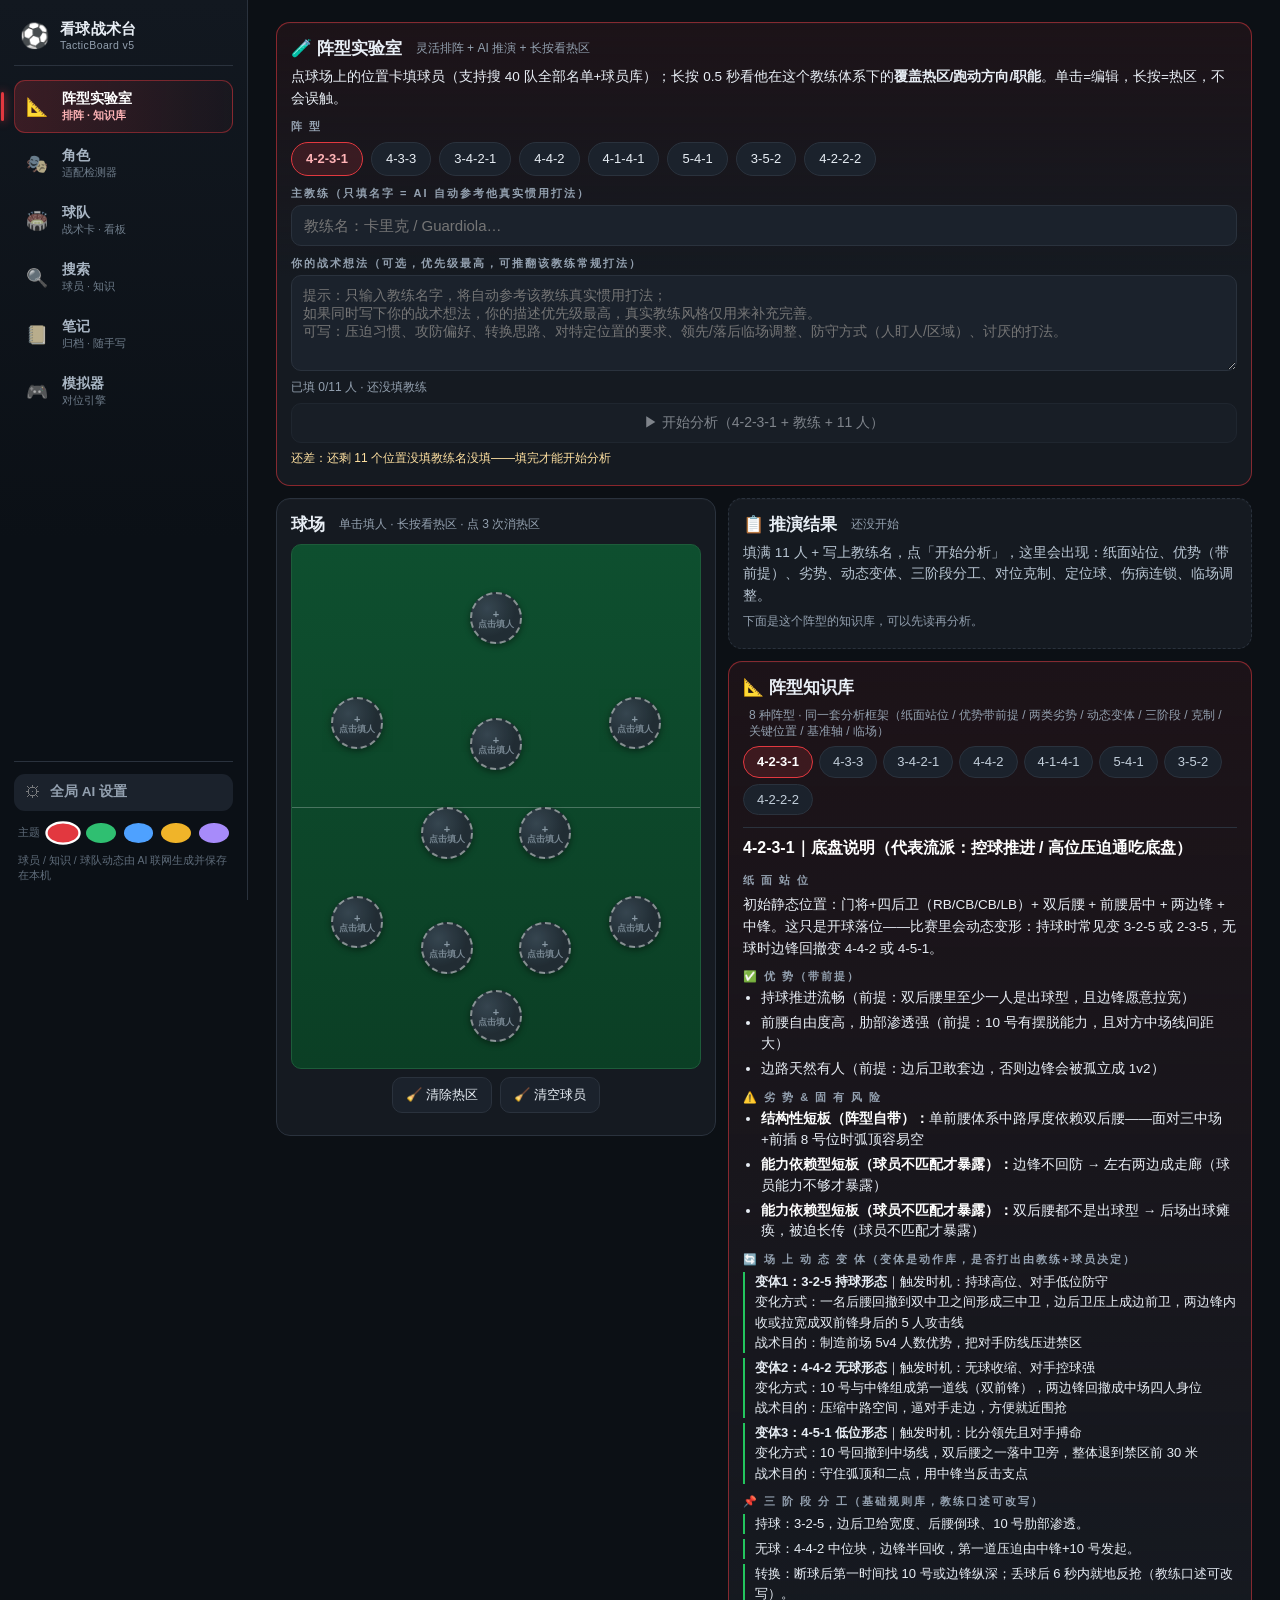
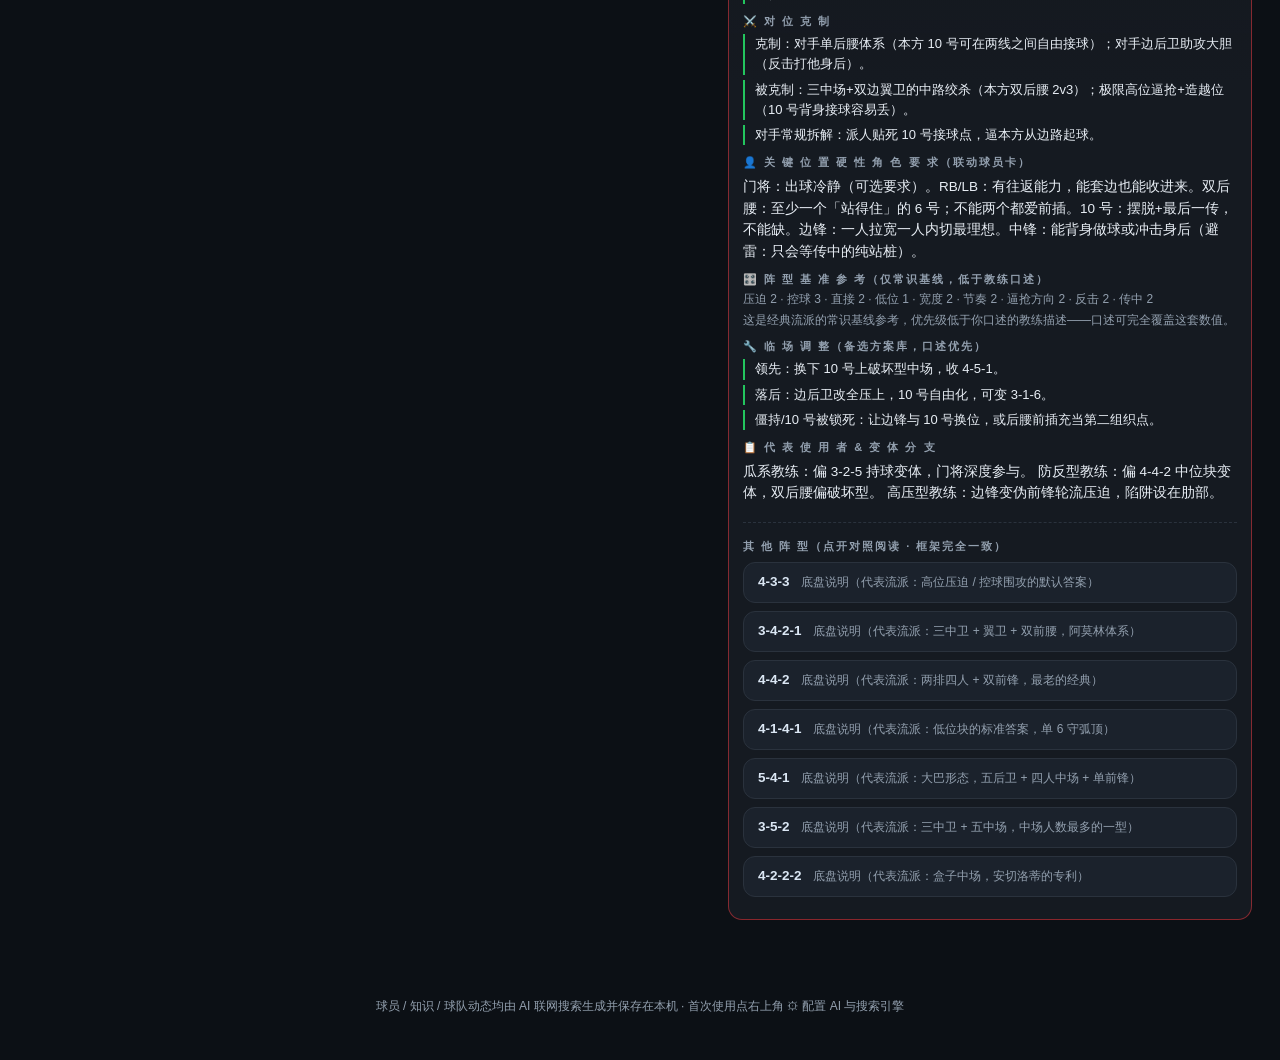
<file: index.html>
<!DOCTYPE html>
<html lang="zh-CN">
<head>
<meta charset="UTF-8">
<meta name="viewport" content="width=device-width, initial-scale=1, maximum-scale=1, user-scalable=no, viewport-fit=cover">
<title>看球战术台 TacticBoard</title>
<link rel="stylesheet" href="css/main.css?v=24">
</head>
<body>
<header>
  <div class="t">看球战术台 <b>TacticBoard</b><span class="badge">v5 · AI 联网版 · 数据截至 2026.11</span><button class="gearbtn" onclick="TBSettings.open()">⚙ AI 设置</button></div>
  <div class="s">排阵 → 对位诊断 → 换人复盘 · 全部 AI 功能共用一套接口与联网搜索（右上角 ⚙ 配置）</div>
</header>
<main>
  <section class="tab on" id="tab-fmt"></section>
  <section class="tab" id="tab-role"></section>
  <section class="tab" id="tab-club"></section>
  <section class="tab" id="tab-sr"></section>
  <section class="tab" id="tab-nt"></section>
  <section class="tab" id="tab-sim"><div id="simwrap"><iframe id="engframe" src="tacticboard-engine/index.html?embed=1&v=29" title="对位引擎" loading="lazy"></iframe></div></section>
</main>
<nav class="nav">
  <div class="navbrand">
    <span class="nb-logo">⚽</span>
    <span class="nb-txt"><b>看球战术台</b><i>TacticBoard v5</i></span>
  </div>
  <div class="navbtns">
    <button data-t="tab-fmt" class="on"><span class="i">📐</span><span class="lb">阵型实验室</span><span class="hint">排阵 · 知识库</span></button>
    <button data-t="tab-role"><span class="i">🎭</span><span class="lb">角色</span><span class="hint">适配检测器</span></button>
    <button data-t="tab-club"><span class="i">🏟️</span><span class="lb">球队</span><span class="hint">战术卡 · 看板</span></button>
    <button data-t="tab-sr"><span class="i">🔍</span><span class="lb">搜索</span><span class="hint">球员 · 知识</span></button>
    <button data-t="tab-nt"><span class="i">📒</span><span class="lb">笔记</span><span class="hint">归档 · 随手写</span></button>
    <button data-t="tab-sim"><span class="i">🎮</span><span class="lb">模拟器</span><span class="hint">对位引擎</span></button>
  </div>
  <div class="navfoot">
    <button class="gearbtn" onclick="TBSettings.open()"><span class="i">⚙</span><span class="lb">全局 AI 设置</span></button>
    <div class="themesel" id="themeSel"></div>
    <div class="nb-tip">球员 / 知识 / 球队动态由 AI 联网生成并保存在本机</div>
  </div>
</nav>
<footer class="hintline" style="text-align:center; padding:0 14px 92px; line-height:1.7">
  球员 / 知识 / 球队动态均由 AI 联网搜索生成并保存在本机 · 首次使用点右上角 ⚙ 配置 AI 与搜索引擎
</footer>

<div id="modal"><div class="mbox" id="mbox"></div></div>

<script src="ai/keystore.js?v=2"></script>
<script src="ai/agent-core.js?v=3"></script>
<script src="ai/tools-web.js?v=6"></script>
<script src="ai/settings.js?v=11"></script>
<script src="players.js?v=9"></script>
<script src="data.js?v=12"></script>
<script src="data/coaches.js?v=2"></script>
<script src="data/squads_pl.js?v=7"></script>
<script src="data/squads_eu.js?v=7"></script>
<script src="js/squads-main.js?v=1"></script>
<script src="js/team-tactics-data.js?v=5"></script>
<script src="js/search.js?v=9"></script>
<script src="js/briefing.js?v=6"></script>
<script src="js/formation-lab.js?v=12"></script>
<script src="js/notes.js?v=6"></script>
<script src="js/main.js?v=23"></script>

<script>
/* 内嵌引擎适配层：只做排版微调，不改引擎逻辑与数据 */
(function(){
  var f=document.getElementById('engframe'); if(!f) return;
  function patch(){
    var d;
    try{ d=f.contentDocument; }catch(e){ return; }
    if(!d || !d.head) return;

    /* 1) 窄屏排版兜底 */
    if(!d.getElementById('tb-embed-patch')){
      var st=d.createElement('style'); st.id='tb-embed-patch';
      st.textContent=[
        '@media (max-width:430px){',
        ' .phead{flex-wrap:wrap; row-gap:2px}',
        ' .phead b{white-space:nowrap}',
        ' .phead .mut{font-size:10.5px}',
        ' .hbtn{white-space:nowrap; padding:4px 8px}',
        ' main{padding-left:10px; padding-right:10px}',
        ' #tabs button{font-size:12.5px}',
        '}'
      ].join('');
      d.head.appendChild(st);
    }

    /* 2) 小屏把比分牌收成紧凑版（只影响当前会话，不写回偏好） */
    try{
      var w=d.defaultView;
      if(w && w.innerHeight && w.innerHeight<720 && w.HUD && w.HUD.size==='standard'){
        w.HUD.size='compact';
        if(typeof w.applyHudPref==='function') w.applyHudPref();
      }
    }catch(e){}
  }
  f.addEventListener('load', patch);
  patch();
  /* 浏览器旋转/尺寸变化后补一次 */
  window.addEventListener('resize', function(){ setTimeout(patch,120); });
})();
</script>
</body>
</html>
</file>
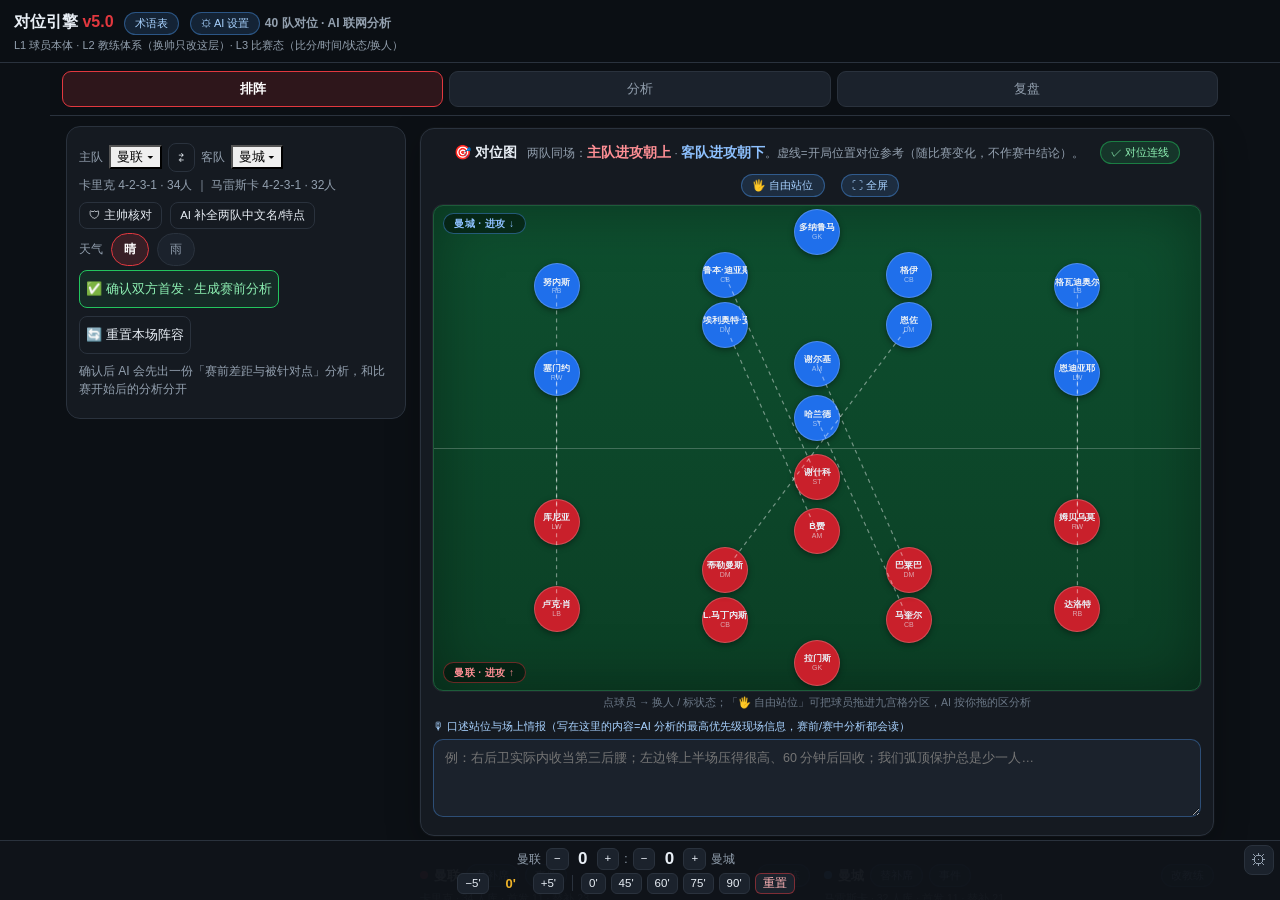
<file: tacticboard-engine/index.html>
<!DOCTYPE html>
<html lang="zh-CN"><head>
<meta charset="utf-8">
<meta name="viewport" content="width=device-width,initial-scale=1,maximum-scale=1,user-scalable=no,viewport-fit=cover">
<meta name="theme-color" content="#0c1015">
<title>对位引擎 v5.0</title>
<link rel="stylesheet" href="engine.css?v=10">
</head>
<body>
<script>
if(location.search.indexOf('embed=1')>=0){document.documentElement.className='embed';}
</script>
<div id="scroll">
<header>
  <h1>对位引擎 <b>v5.0</b>
    <button class="hbtn" onclick="openTermsAll()">术语表</button>
    <button class="hbtn" onclick="TBSettings.open()">⚙ AI 设置</button>
    <span class="mut" id="teamCountSpan">40 队对位 · AI 联网分析</span></h1>
  <div class="sub">L1 球员本体 · L2 教练体系（换帅只改这层）· L3 比赛态（比分/时间/状态/换人）</div>
</header>
<nav id="tabs">
  <button data-tab="lineup" class="on">排阵</button>
  <button data-tab="analysis">分析</button>
  <button data-tab="log">复盘</button>
</nav>
<main>
  <section id="pane-lineup" class="pane on">
    <div class="lineupgrid">
      <section id="setup" class="card"></section>
      <section id="pitches"></section>
    </div>
  </section>
  <section id="pane-analysis" class="pane">
    <section id="analysis"></section>
  </section>
  <section id="pane-log" class="pane">
    <section id="log"></section>
  </section>
</main>
</div>
<div id="hud"></div>
<div id="hudCfg"></div>
<div id="hudShow" class="hudshow" onclick="showHud()">比分 ▲</div>
<div id="sheet"></div>
<script src="../ai/keystore.js?v=2"></script>
<script src="../ai/agent-core.js?v=3"></script>
<script src="../ai/tools-web.js?v=6"></script>
<script src="../ai/settings.js?v=11"></script>
<script src="js/eng-data.js?v=6"></script>
<script src="../data/squads_pl.js?v=7"></script>
<script src="../data/squads_eu.js?v=7"></script>
<script src="../data/coaches.js?v=2"></script>
<script src="js/squads-bridge.js?v=3"></script>
<script src="js/eng-app.js?v=26"></script>
</body></html>
</file>
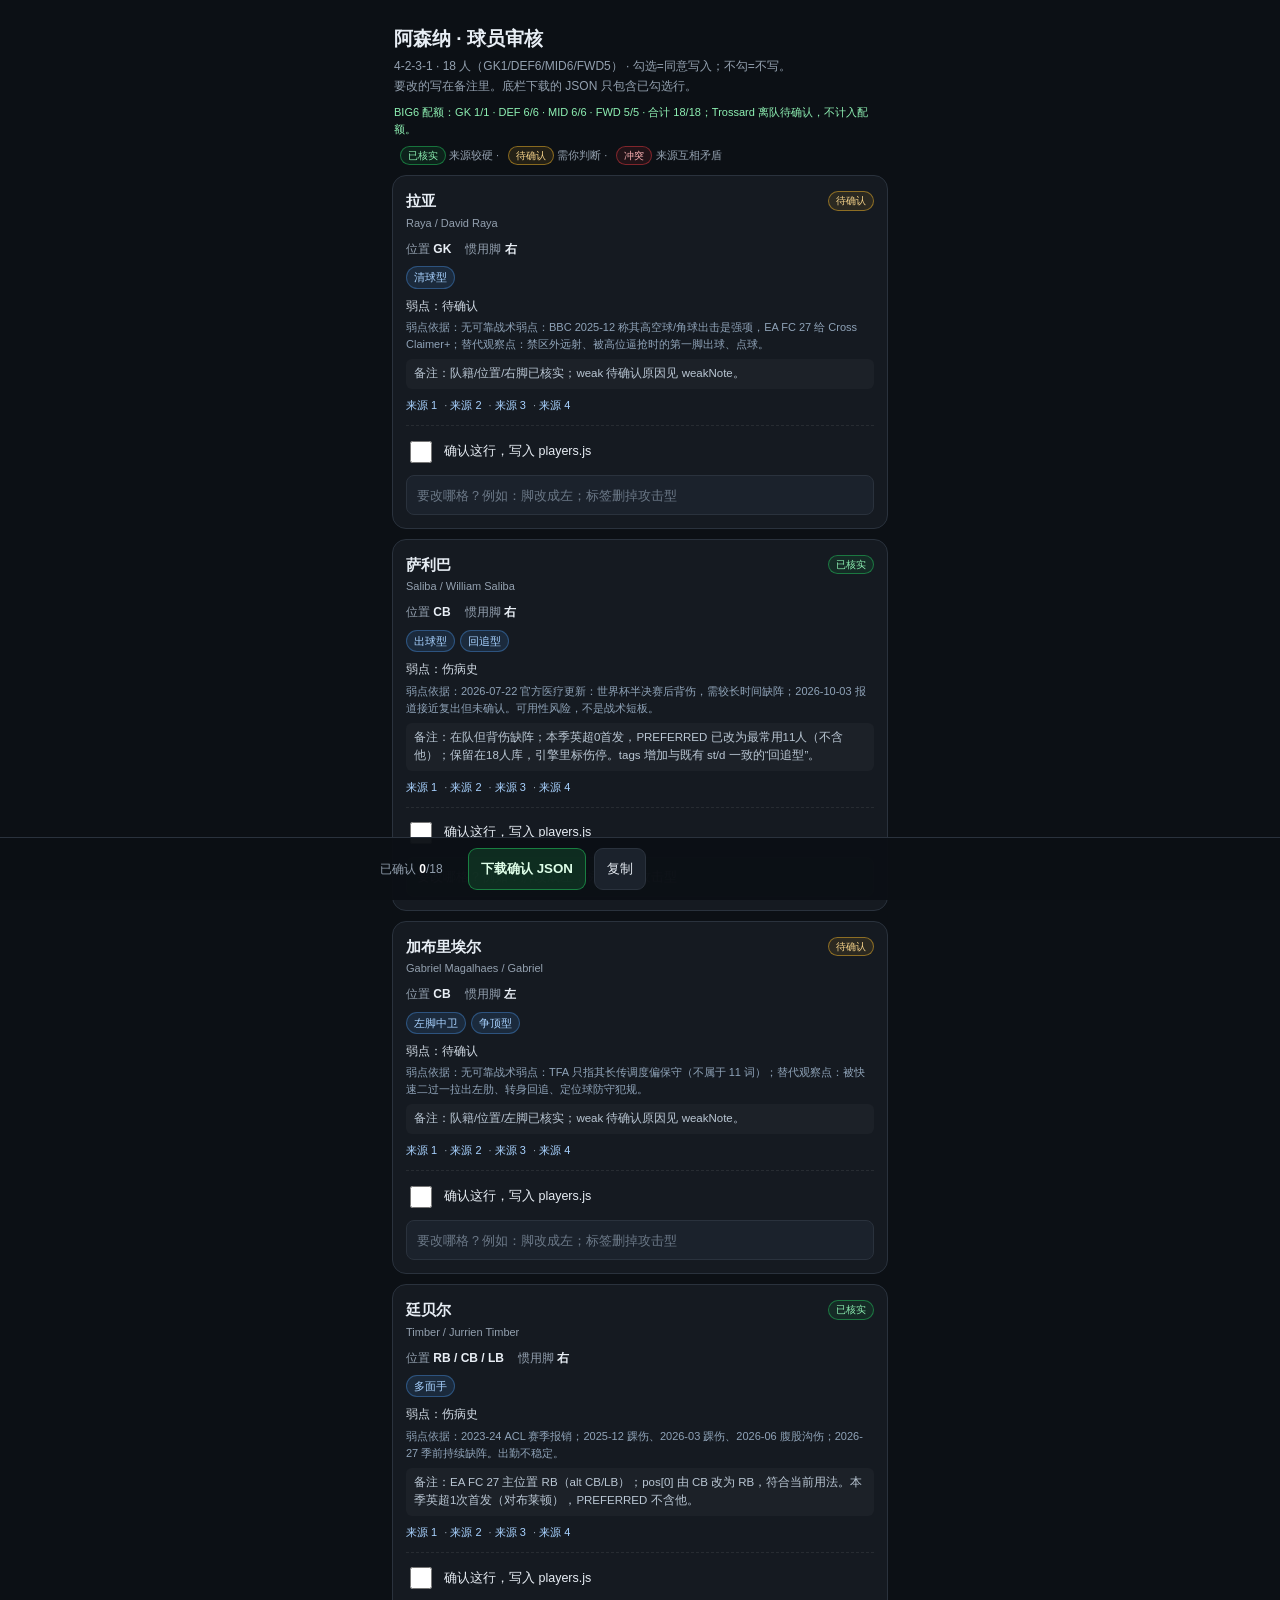
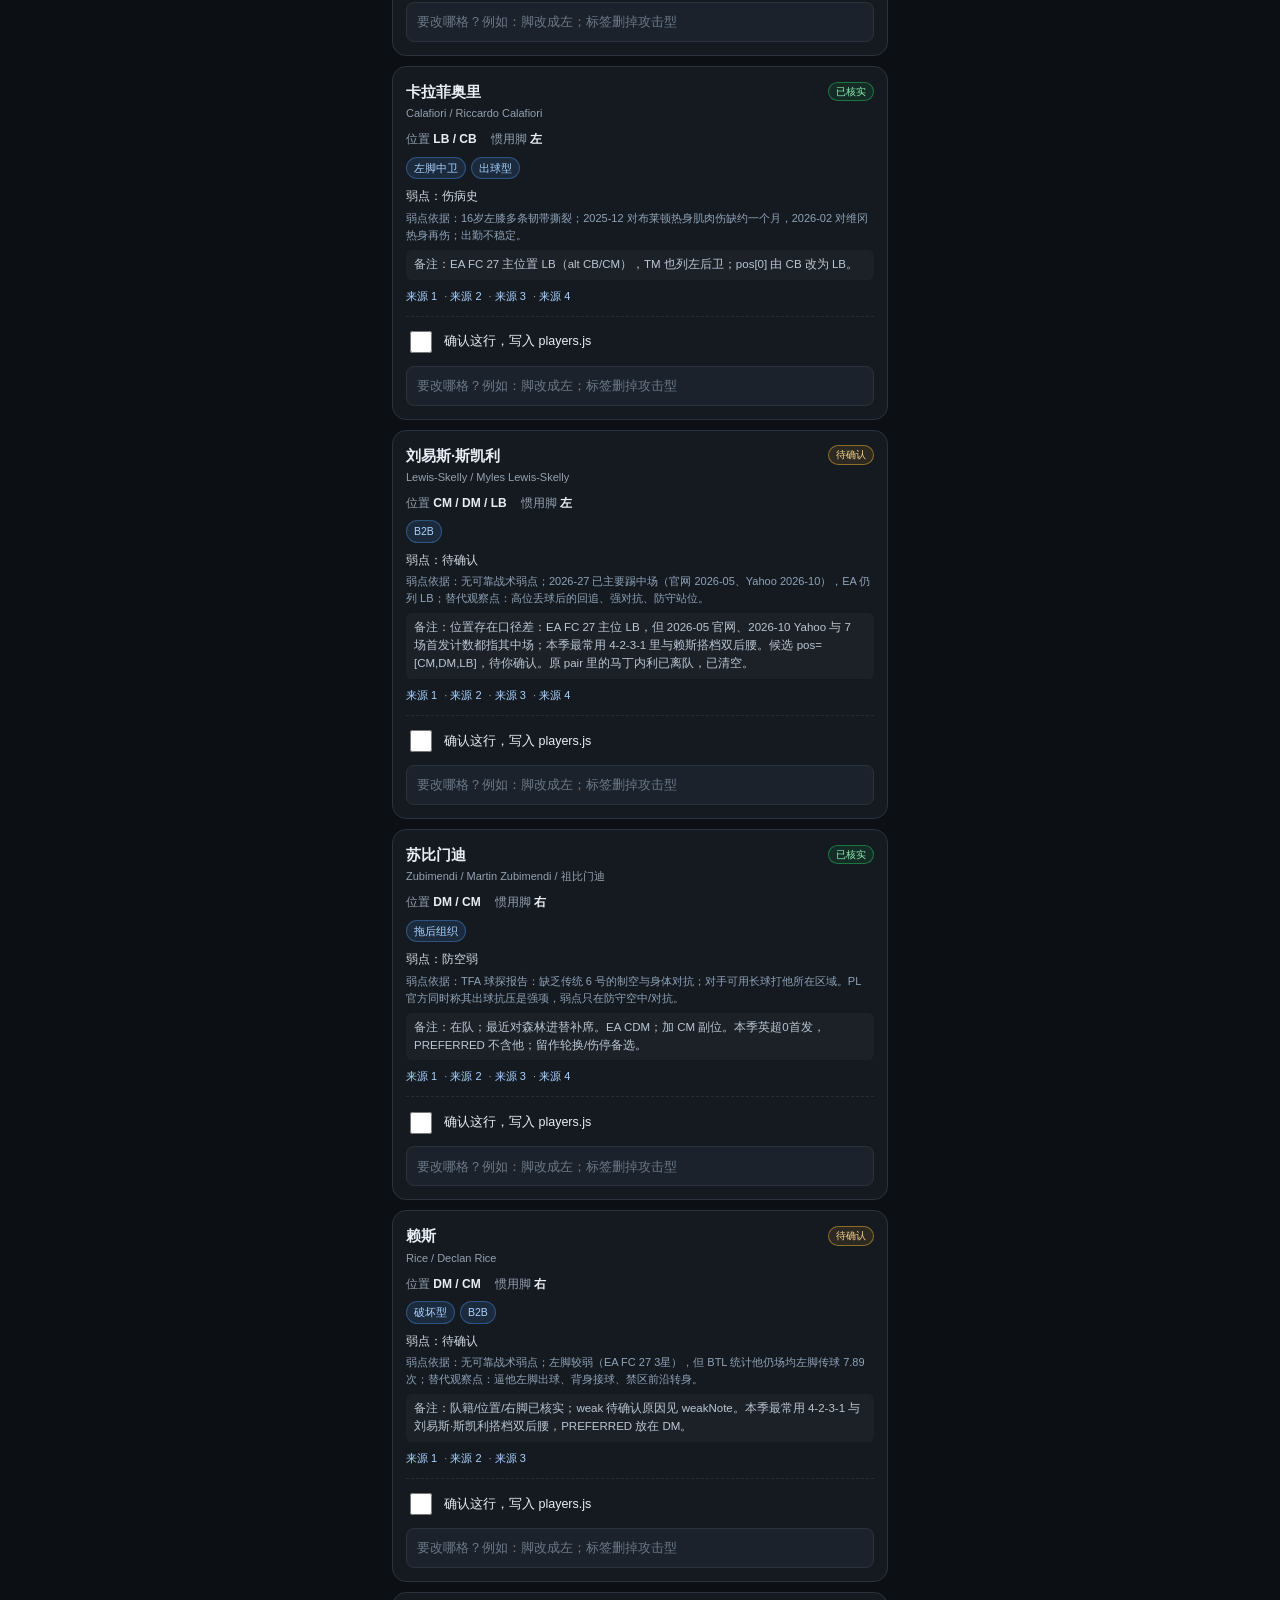
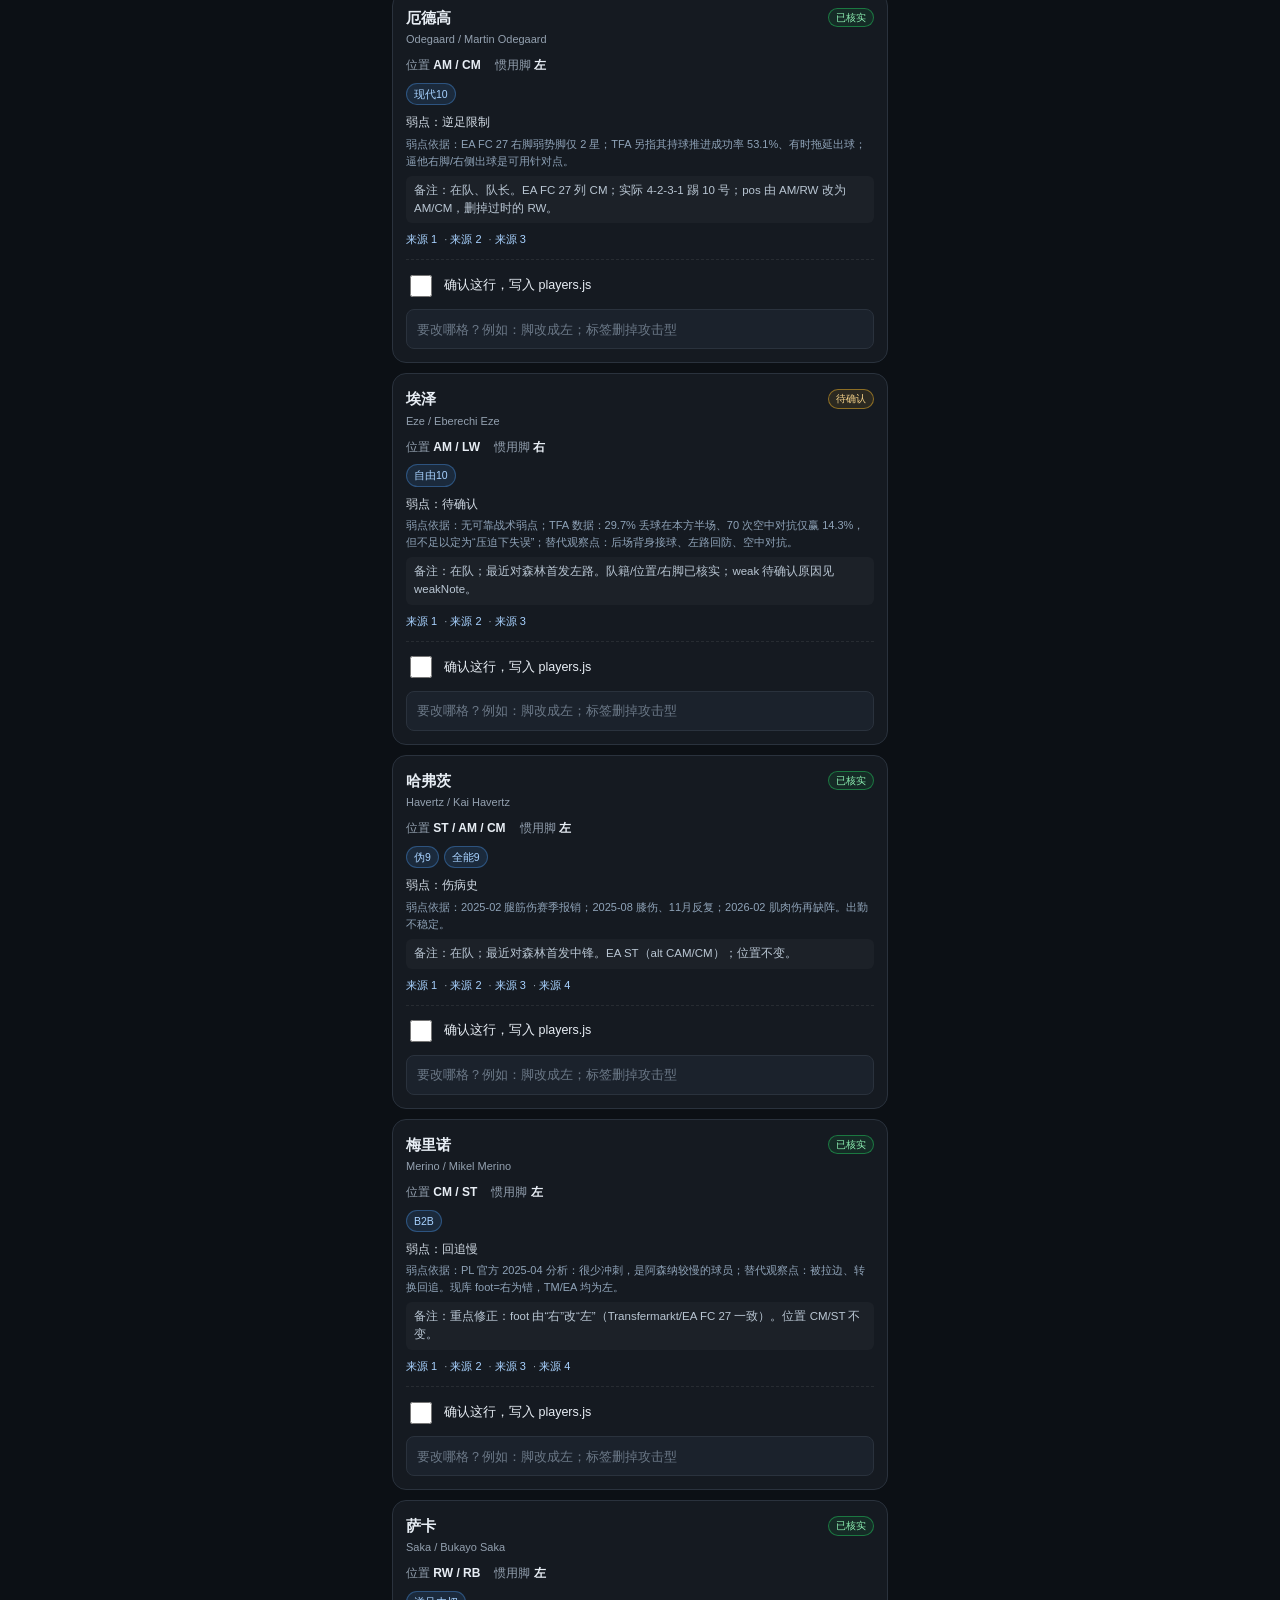
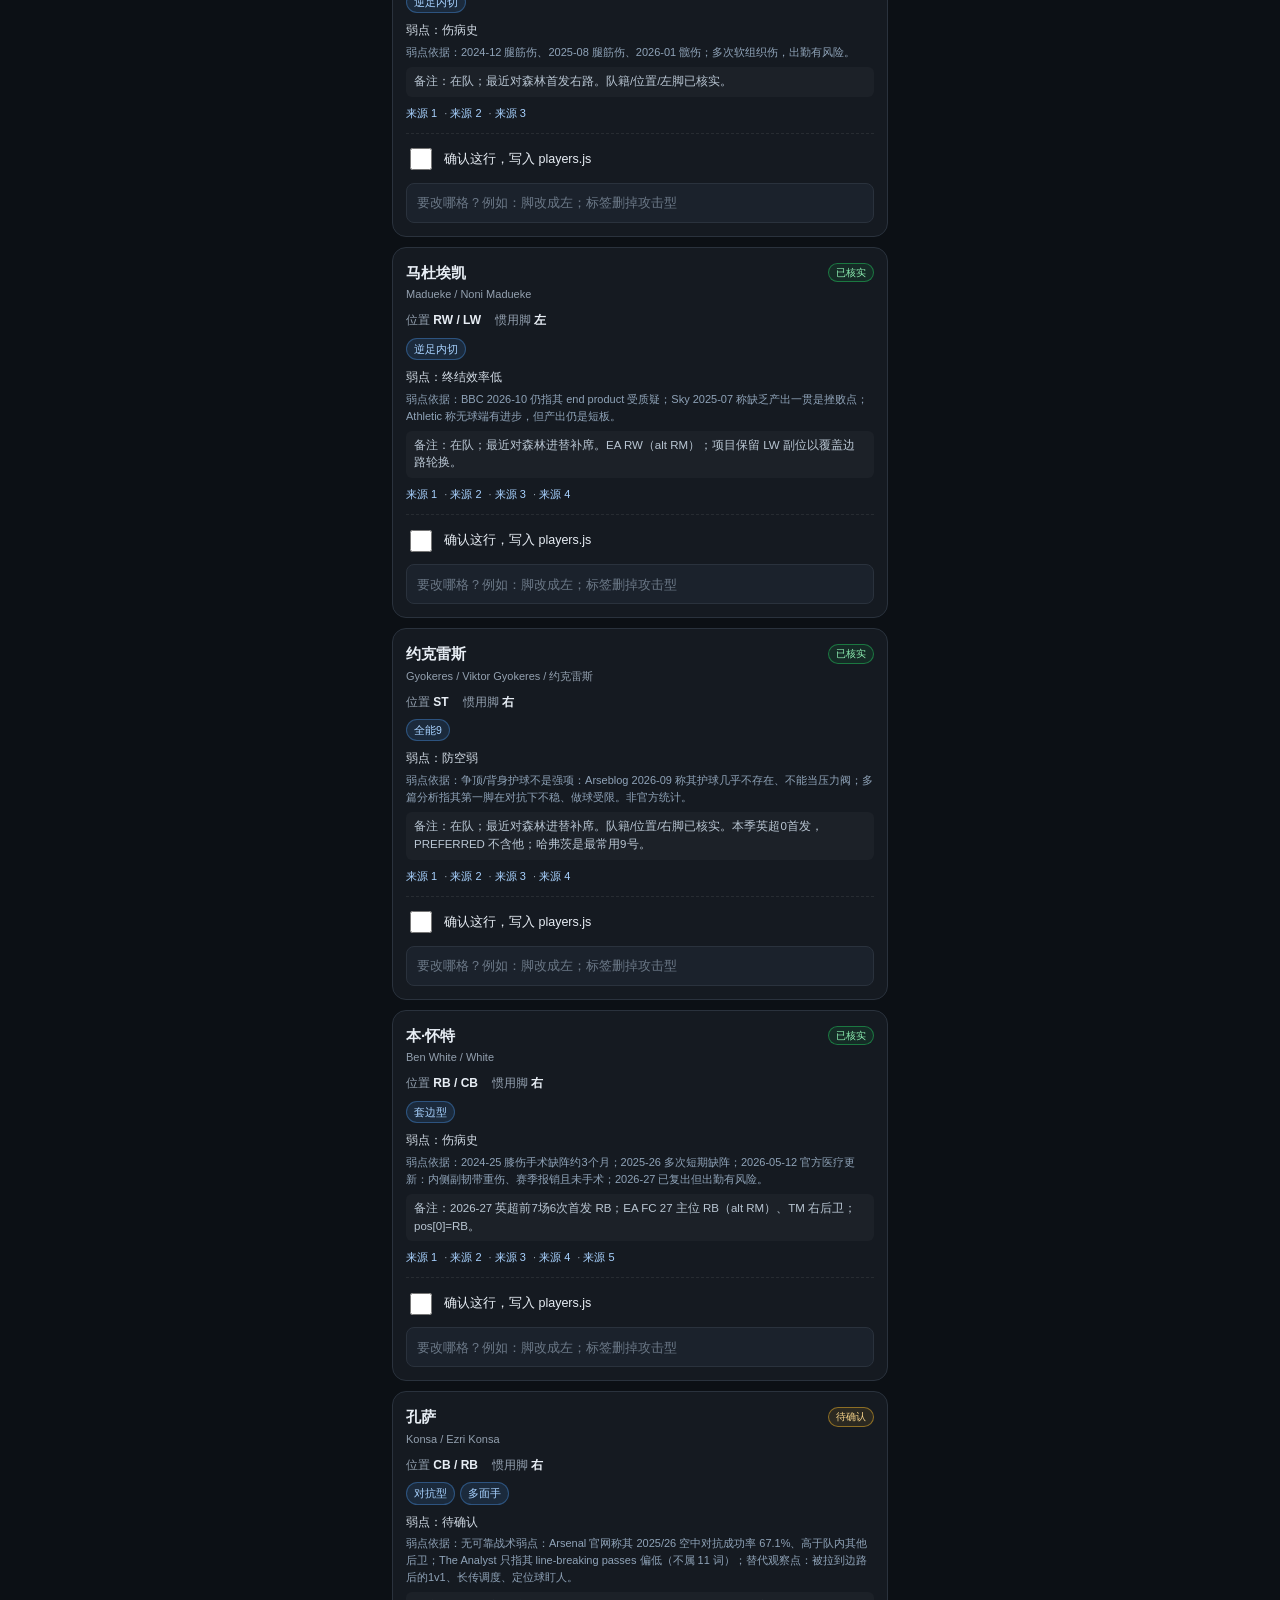
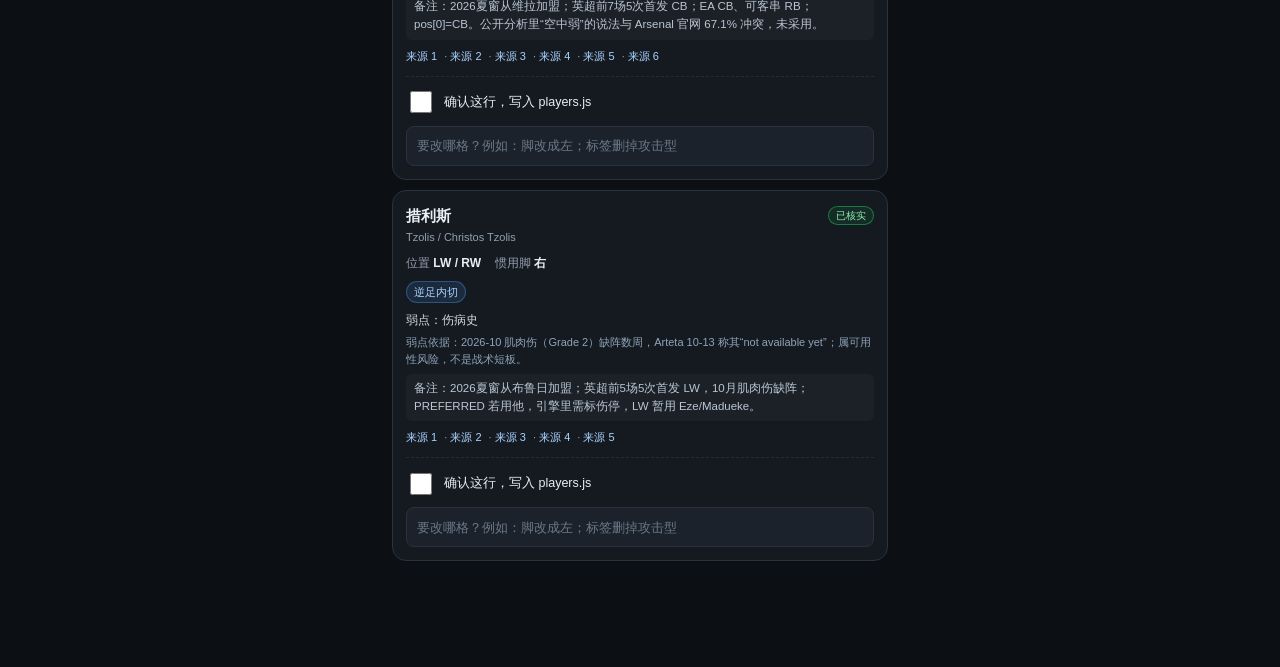
<file: tacticboard-engine/audit/2026-10-21/arsenal-verify.html>
<!doctype html>
<html lang="zh-CN"><head>
<meta charset="utf-8">
<meta name="viewport" content="width=device-width,initial-scale=1,viewport-fit=cover">
<title>阿森纳 · 球员审核</title>
<style>
:root{--bg:#0c1015;--card:#151a21;--card2:#1b222c;--line:#2a323d;--txt:#e8eef5;--mut:#93a0af;
--green:#23c55e;--red:#e2383f;--amber:#f0b429;--blue:#4ea1ff}
*{box-sizing:border-box}
body{margin:0;background:var(--bg);color:var(--txt);font:14px/1.55 -apple-system,BlinkMacSystemFont,"PingFang SC",Roboto,"Microsoft YaHei",sans-serif}
main{max-width:520px;margin:0 auto;padding:14px 12px 96px}
header{padding:4px 2px 10px}
h1{font-size:19px;margin:0 0 4px}
.sub{font-size:12px;color:var(--mut);line-height:1.6}
.legend{font-size:11px;color:var(--mut);margin-top:8px}
.badge{display:inline-block;font-size:10px;border:1px solid;border-radius:99px;padding:1px 7px;margin-left:6px;white-space:nowrap}
.badge.ok{color:#8ef0b3;border-color:rgba(35,197,94,.5);background:rgba(35,197,94,.1)}
.badge.warn{color:#f5d28a;border-color:rgba(240,180,41,.5);background:rgba(240,180,41,.1)}
.badge.bad{color:#ffb4b7;border-color:rgba(226,56,63,.5);background:rgba(226,56,63,.1)}
.card{background:var(--card);border:1px solid var(--line);border-radius:14px;padding:13px;margin:0 0 10px}
.card.done{border-color:rgba(35,197,94,.55)}
.top{display:flex;justify-content:space-between;align-items:center;gap:8px;font-size:15px}
.en{font-size:11px;color:var(--mut);margin-top:2px;overflow-wrap:anywhere}
.meta{display:flex;gap:14px;flex-wrap:wrap;font-size:12px;margin-top:8px}
.kv{color:var(--mut)}
.kv b{color:var(--txt);font-weight:700}
.tags{display:flex;gap:5px;flex-wrap:wrap;margin-top:8px}
.tag{font-size:10.5px;color:#a8d2ff;background:rgba(78,161,255,.12);border:1px solid rgba(78,161,255,.35);border-radius:99px;padding:2px 7px}
.weak{font-size:12px;color:#d3dce6;margin-top:8px}
.weaknote{font-size:11px;color:#8fa3b8;margin-top:4px;line-height:1.55}
.note{font-size:11.5px;color:#b9c6d3;margin-top:6px;background:rgba(255,255,255,.03);border-radius:6px;padding:6px 8px}
.src{font-size:11px;color:var(--mut);margin-top:8px;overflow-wrap:anywhere}
.src a{color:#a8d2ff;text-decoration:none;margin-right:4px}
.muted{color:#6b7887}
.check{display:flex;align-items:center;gap:9px;margin-top:11px;border-top:1px dashed #ffffff14;padding-top:10px;font-size:12.5px;min-height:42px}
.check input{width:22px;height:22px;accent-color:var(--green);flex:0 0 22px}
.memo{display:block;width:100%;margin-top:8px;background:var(--card2);border:1px solid var(--line);color:var(--txt);
border-radius:8px;padding:10px;font:12px/1.5 inherit;min-height:40px}
.memo::placeholder{color:#6b7887}
footer{position:fixed;left:0;right:0;bottom:0;background:rgba(12,16,21,.97);border-top:1px solid var(--line);
padding:10px 12px calc(10px + env(safe-area-inset-bottom));z-index:9}
.fbar{max-width:520px;margin:0 auto;display:flex;gap:8px;align-items:center}
.count{font-size:12px;color:var(--mut);flex:0 0 auto;min-width:80px}
.count b{color:#fff}
button{font:13px/1.2 inherit;border-radius:9px;min-height:42px;padding:10px 12px;border:1px solid var(--line);
background:var(--card2);color:var(--txt)}
button.primary{background:rgba(35,197,94,.16);border-color:rgba(35,197,94,.55);color:#dfffe9;font-weight:700}
button:active{transform:scale(.98)}
#fallback{display:none;margin-top:8px}
#fallback textarea{width:100%;height:90px;background:var(--card2);border:1px solid var(--line);color:var(--txt);
border-radius:8px;padding:8px;font:11px/1.5 ui-monospace,Menlo,monospace}
.toast{position:fixed;left:50%;bottom:70px;transform:translateX(-50%);background:#1f2a35;border:1px solid #3a4a5a;
color:#fff;border-radius:99px;padding:7px 13px;font-size:12px;opacity:0;pointer-events:none;transition:opacity .2s;z-index:20}
.toast.on{opacity:1}
@media(min-width:521px){main{padding-top:20px}}
</style></head>
<body>
<main>
<header>
  <h1>阿森纳 · 球员审核</h1>
  <div class="sub">4-2-3-1 · 18 人（GK1/DEF6/MID6/FWD5） · 勾选=同意写入；不勾=不写。<br>
  要改的写在备注里。底栏下载的 JSON 只包含已勾选行。</div>
  <div class="legend" style="color:#8ef0b3">BIG6 配额：GK 1/1 · DEF 6/6 · MID 6/6 · FWD 5/5 · 合计 18/18；Trossard 离队待确认，不计入配额。</div>
  <div class="legend"><span class="badge ok">已核实</span> 来源较硬 · <span class="badge warn">待确认</span> 需你判断 · <span class="badge bad">冲突</span> 来源互相矛盾</div>
</header>

<section class="card" data-card="0">
  <div class="top"><b>拉亚</b><span class="badge warn">待确认</span></div>
  <div class="en">Raya / David Raya</div>
  <div class="meta">
    <span class="kv">位置 <b>GK</b></span>
    <span class="kv">惯用脚 <b>右</b></span>
  </div>
  <div class="tags"><span class="tag">清球型</span></div>
  <div class="weak">弱点：待确认</div>
  <div class="weaknote">弱点依据：无可靠战术弱点：BBC 2025-12 称其高空球/角球出击是强项，EA FC 27 给 Cross Claimer+；替代观察点：禁区外远射、被高位逼抢时的第一脚出球、点球。</div>
  <div class="note">备注：队籍/位置/右脚已核实；weak 待确认原因见 weakNote。</div>
  <div class="src"><a href="https://www.arsenal.com/news/arsenal-confirm-202627-squad-numbers-aPsbc3S4LJdQ" target="_blank" rel="noopener">来源 1</a> · <a href="https://www.ea.com/zh-hans/games/ea-sports-fc/ratings/player-ratings/david-raya/220901" target="_blank" rel="noopener">来源 2</a> · <a href="https://www.bbc.com/sport/articles/cx231l7z32do" target="_blank" rel="noopener">来源 3</a> · <a href="https://www.transfermarkt.com/david-raya/verletzungen/spieler/262749/plus/1" target="_blank" rel="noopener">来源 4</a></div>
  <label class="check"><input type="checkbox" data-check="0"> <span>确认这行，写入 players.js</span></label>
  <input class="memo" data-memo="0" placeholder="要改哪格？例如：脚改成左；标签删掉攻击型">
</section>
<section class="card" data-card="1">
  <div class="top"><b>萨利巴</b><span class="badge ok">已核实</span></div>
  <div class="en">Saliba / William Saliba</div>
  <div class="meta">
    <span class="kv">位置 <b>CB</b></span>
    <span class="kv">惯用脚 <b>右</b></span>
  </div>
  <div class="tags"><span class="tag">出球型</span><span class="tag">回追型</span></div>
  <div class="weak">弱点：伤病史</div>
  <div class="weaknote">弱点依据：2026-07-22 官方医疗更新：世界杯半决赛后背伤，需较长时间缺阵；2026-10-03 报道接近复出但未确认。可用性风险，不是战术短板。</div>
  <div class="note">备注：在队但背伤缺阵；本季英超0首发，PREFERRED 已改为最常用11人（不含他）；保留在18人库，引擎里标伤停。tags 增加与既有 st/d 一致的“回追型”。</div>
  <div class="src"><a href="https://www.arsenal.com/news/arsenal-confirm-202627-squad-numbers-aPsbc3S4LJdQ" target="_blank" rel="noopener">来源 1</a> · <a href="https://www.ea.com/zh-hans/games/ea-sports-fc/ratings/player-ratings/william-saliba/243715" target="_blank" rel="noopener">来源 2</a> · <a href="https://www.arsenal.com/news/medical-update-william-saliba-aVUca3q2han2" target="_blank" rel="noopener">来源 3</a> · <a href="https://www.sportsmole.co.uk/football/arsenal/news/arsenal-handed-huge-william-saliba-injury-boost_606172.html" target="_blank" rel="noopener">来源 4</a></div>
  <label class="check"><input type="checkbox" data-check="1"> <span>确认这行，写入 players.js</span></label>
  <input class="memo" data-memo="1" placeholder="要改哪格？例如：脚改成左；标签删掉攻击型">
</section>
<section class="card" data-card="2">
  <div class="top"><b>加布里埃尔</b><span class="badge warn">待确认</span></div>
  <div class="en">Gabriel Magalhaes / Gabriel</div>
  <div class="meta">
    <span class="kv">位置 <b>CB</b></span>
    <span class="kv">惯用脚 <b>左</b></span>
  </div>
  <div class="tags"><span class="tag">左脚中卫</span><span class="tag">争顶型</span></div>
  <div class="weak">弱点：待确认</div>
  <div class="weaknote">弱点依据：无可靠战术弱点：TFA 只指其长传调度偏保守（不属于 11 词）；替代观察点：被快速二过一拉出左肋、转身回追、定位球防守犯规。</div>
  <div class="note">备注：队籍/位置/左脚已核实；weak 待确认原因见 weakNote。</div>
  <div class="src"><a href="https://www.arsenal.com/news/arsenal-confirm-202627-squad-numbers-aPsbc3S4LJdQ" target="_blank" rel="noopener">来源 1</a> · <a href="https://www.ea.com/zh-hans/games/ea-sports-fc/ratings/player-ratings/gabriel/232580" target="_blank" rel="noopener">来源 2</a> · <a href="https://totalfootballanalysis.com/article/scout-report-gabriel-magalhaes-201920-tactical-analysis-tactics" target="_blank" rel="noopener">来源 3</a> · <a href="https://www.premierleague.com/en/players/226597/gabriel-magalhaes/stats" target="_blank" rel="noopener">来源 4</a></div>
  <label class="check"><input type="checkbox" data-check="2"> <span>确认这行，写入 players.js</span></label>
  <input class="memo" data-memo="2" placeholder="要改哪格？例如：脚改成左；标签删掉攻击型">
</section>
<section class="card" data-card="3">
  <div class="top"><b>廷贝尔</b><span class="badge ok">已核实</span></div>
  <div class="en">Timber / Jurrien Timber</div>
  <div class="meta">
    <span class="kv">位置 <b>RB / CB / LB</b></span>
    <span class="kv">惯用脚 <b>右</b></span>
  </div>
  <div class="tags"><span class="tag">多面手</span></div>
  <div class="weak">弱点：伤病史</div>
  <div class="weaknote">弱点依据：2023-24 ACL 赛季报销；2025-12 踝伤、2026-03 踝伤、2026-06 腹股沟伤；2026-27 季前持续缺阵。出勤不稳定。</div>
  <div class="note">备注：EA FC 27 主位置 RB（alt CB/LB）；pos[0] 由 CB 改为 RB，符合当前用法。本季英超1次首发（对布莱顿），PREFERRED 不含他。</div>
  <div class="src"><a href="https://www.arsenal.com/news/arsenal-confirm-202627-squad-numbers-aPsbc3S4LJdQ" target="_blank" rel="noopener">来源 1</a> · <a href="https://www.ea.com/zh-hans/games/ea-sports-fc/ratings/player-ratings/jurrien-timber/251805" target="_blank" rel="noopener">来源 2</a> · <a href="https://www.transfermarkt.com/jurrien-timber/verletzungen/spieler/420243/plus/1" target="_blank" rel="noopener">来源 3</a> · <a href="https://dailycannon.com/2026/08/arteta-jurrien-timber-injury-update/" target="_blank" rel="noopener">来源 4</a></div>
  <label class="check"><input type="checkbox" data-check="3"> <span>确认这行，写入 players.js</span></label>
  <input class="memo" data-memo="3" placeholder="要改哪格？例如：脚改成左；标签删掉攻击型">
</section>
<section class="card" data-card="4">
  <div class="top"><b>卡拉菲奥里</b><span class="badge ok">已核实</span></div>
  <div class="en">Calafiori / Riccardo Calafiori</div>
  <div class="meta">
    <span class="kv">位置 <b>LB / CB</b></span>
    <span class="kv">惯用脚 <b>左</b></span>
  </div>
  <div class="tags"><span class="tag">左脚中卫</span><span class="tag">出球型</span></div>
  <div class="weak">弱点：伤病史</div>
  <div class="weaknote">弱点依据：16岁左膝多条韧带撕裂；2025-12 对布莱顿热身肌肉伤缺约一个月，2026-02 对维冈热身再伤；出勤不稳定。</div>
  <div class="note">备注：EA FC 27 主位置 LB（alt CB/CM），TM 也列左后卫；pos[0] 由 CB 改为 LB。</div>
  <div class="src"><a href="https://www.arsenal.com/news/arsenal-confirm-202627-squad-numbers-aPsbc3S4LJdQ" target="_blank" rel="noopener">来源 1</a> · <a href="https://www.ea.com/zh-hans/games/ea-sports-fc/ratings/player-ratings/riccardo-calafiori/257711" target="_blank" rel="noopener">来源 2</a> · <a href="https://www.arsenal.com/news/calafiori-on-injuries-versatility-and-arteta-apHrT1Q12mnM" target="_blank" rel="noopener">来源 3</a> · <a href="https://www.espn.co.uk/football/story/_/id/47954675/mikel-arteta-arsenal-warm-pre-match-injuries-premier-league-tottenham" target="_blank" rel="noopener">来源 4</a></div>
  <label class="check"><input type="checkbox" data-check="4"> <span>确认这行，写入 players.js</span></label>
  <input class="memo" data-memo="4" placeholder="要改哪格？例如：脚改成左；标签删掉攻击型">
</section>
<section class="card" data-card="5">
  <div class="top"><b>刘易斯·斯凯利</b><span class="badge warn">待确认</span></div>
  <div class="en">Lewis-Skelly / Myles Lewis-Skelly</div>
  <div class="meta">
    <span class="kv">位置 <b>CM / DM / LB</b></span>
    <span class="kv">惯用脚 <b>左</b></span>
  </div>
  <div class="tags"><span class="tag">B2B</span></div>
  <div class="weak">弱点：待确认</div>
  <div class="weaknote">弱点依据：无可靠战术弱点；2026-27 已主要踢中场（官网 2026-05、Yahoo 2026-10），EA 仍列 LB；替代观察点：高位丢球后的回追、强对抗、防守站位。</div>
  <div class="note">备注：位置存在口径差：EA FC 27 主位 LB，但 2026-05 官网、2026-10 Yahoo 与 7 场首发计数都指其中场；本季最常用 4-2-3-1 里与赖斯搭档双后腰。候选 pos=[CM,DM,LB]，待你确认。原 pair 里的马丁内利已离队，已清空。</div>
  <div class="src"><a href="https://www.arsenal.com/news/arsenal-confirm-202627-squad-numbers-aPsbc3S4LJdQ" target="_blank" rel="noopener">来源 1</a> · <a href="https://www.arsenal.com/news/lewis-skelly-delighted-with-his-midfield-impact-a9dSu4A98Mob" target="_blank" rel="noopener">来源 2</a> · <a href="https://sports.yahoo.com/articles/mikel-arteta-praises-lewis-skelly-140000439.html" target="_blank" rel="noopener">来源 3</a> · <a href="https://www.ea.com/zh-hans/games/ea-sports-fc/ratings/player-ratings/myles-lewis-skelly/278773" target="_blank" rel="noopener">来源 4</a></div>
  <label class="check"><input type="checkbox" data-check="5"> <span>确认这行，写入 players.js</span></label>
  <input class="memo" data-memo="5" placeholder="要改哪格？例如：脚改成左；标签删掉攻击型">
</section>
<section class="card" data-card="6">
  <div class="top"><b>苏比门迪</b><span class="badge ok">已核实</span></div>
  <div class="en">Zubimendi / Martin Zubimendi / 祖比门迪</div>
  <div class="meta">
    <span class="kv">位置 <b>DM / CM</b></span>
    <span class="kv">惯用脚 <b>右</b></span>
  </div>
  <div class="tags"><span class="tag">拖后组织</span></div>
  <div class="weak">弱点：防空弱</div>
  <div class="weaknote">弱点依据：TFA 球探报告：缺乏传统 6 号的制空与身体对抗；对手可用长球打他所在区域。PL 官方同时称其出球抗压是强项，弱点只在防守空中/对抗。</div>
  <div class="note">备注：在队；最近对森林进替补席。EA CDM；加 CM 副位。本季英超0首发，PREFERRED 不含他；留作轮换/伤停备选。</div>
  <div class="src"><a href="https://www.arsenal.com/news/arsenal-confirm-202627-squad-numbers-aPsbc3S4LJdQ" target="_blank" rel="noopener">来源 1</a> · <a href="https://www.ea.com/zh-hans/games/ea-sports-fc/ratings/player-ratings/zubimendi/248148" target="_blank" rel="noopener">来源 2</a> · <a href="https://totalfootballanalysis.com/player-analysis/martin-zubimendi-arsenal-2025-2026-player-analysis-scout-report-tactics" target="_blank" rel="noopener">来源 3</a> · <a href="https://www.premierleague.com/en/news/4322415/analysis-how-can-zubimendi-fits-in-arteta-system" target="_blank" rel="noopener">来源 4</a></div>
  <label class="check"><input type="checkbox" data-check="6"> <span>确认这行，写入 players.js</span></label>
  <input class="memo" data-memo="6" placeholder="要改哪格？例如：脚改成左；标签删掉攻击型">
</section>
<section class="card" data-card="7">
  <div class="top"><b>赖斯</b><span class="badge warn">待确认</span></div>
  <div class="en">Rice / Declan Rice</div>
  <div class="meta">
    <span class="kv">位置 <b>DM / CM</b></span>
    <span class="kv">惯用脚 <b>右</b></span>
  </div>
  <div class="tags"><span class="tag">破坏型</span><span class="tag">B2B</span></div>
  <div class="weak">弱点：待确认</div>
  <div class="weaknote">弱点依据：无可靠战术弱点；左脚较弱（EA FC 27 3星），但 BTL 统计他仍场均左脚传球 7.89 次；替代观察点：逼他左脚出球、背身接球、禁区前沿转身。</div>
  <div class="note">备注：队籍/位置/右脚已核实；weak 待确认原因见 weakNote。本季最常用 4-2-3-1 与刘易斯·斯凯利搭档双后腰，PREFERRED 放在 DM。</div>
  <div class="src"><a href="https://www.arsenal.com/news/arsenal-confirm-202627-squad-numbers-aPsbc3S4LJdQ" target="_blank" rel="noopener">来源 1</a> · <a href="https://www.ea.com/zh-hans/games/ea-sports-fc/ratings/player-ratings/declan-rice/234378" target="_blank" rel="noopener">来源 2</a> · <a href="https://breakingthelines.com/@btl/player-analysis-declan-rice" target="_blank" rel="noopener">来源 3</a></div>
  <label class="check"><input type="checkbox" data-check="7"> <span>确认这行，写入 players.js</span></label>
  <input class="memo" data-memo="7" placeholder="要改哪格？例如：脚改成左；标签删掉攻击型">
</section>
<section class="card" data-card="8">
  <div class="top"><b>厄德高</b><span class="badge ok">已核实</span></div>
  <div class="en">Odegaard / Martin Odegaard</div>
  <div class="meta">
    <span class="kv">位置 <b>AM / CM</b></span>
    <span class="kv">惯用脚 <b>左</b></span>
  </div>
  <div class="tags"><span class="tag">现代10</span></div>
  <div class="weak">弱点：逆足限制</div>
  <div class="weaknote">弱点依据：EA FC 27 右脚弱势脚仅 2 星；TFA 另指其持球推进成功率 53.1%、有时拖延出球；逼他右脚/右侧出球是可用针对点。</div>
  <div class="note">备注：在队、队长。EA FC 27 列 CM；实际 4-2-3-1 踢 10 号；pos 由 AM/RW 改为 AM/CM，删掉过时的 RW。</div>
  <div class="src"><a href="https://www.arsenal.com/news/arsenal-confirm-202627-squad-numbers-aPsbc3S4LJdQ" target="_blank" rel="noopener">来源 1</a> · <a href="https://www.ea.com/zh-hans/games/ea-sports-fc/ratings/player-ratings/martin-degaard/222665" target="_blank" rel="noopener">来源 2</a> · <a href="https://totalfootballanalysis.com/player-analysis/martin-odegaard-scout-report-arsenal-2025-2026-analysis-tactics" target="_blank" rel="noopener">来源 3</a></div>
  <label class="check"><input type="checkbox" data-check="8"> <span>确认这行，写入 players.js</span></label>
  <input class="memo" data-memo="8" placeholder="要改哪格？例如：脚改成左；标签删掉攻击型">
</section>
<section class="card" data-card="9">
  <div class="top"><b>埃泽</b><span class="badge warn">待确认</span></div>
  <div class="en">Eze / Eberechi Eze</div>
  <div class="meta">
    <span class="kv">位置 <b>AM / LW</b></span>
    <span class="kv">惯用脚 <b>右</b></span>
  </div>
  <div class="tags"><span class="tag">自由10</span></div>
  <div class="weak">弱点：待确认</div>
  <div class="weaknote">弱点依据：无可靠战术弱点；TFA 数据：29.7% 丢球在本方半场、70 次空中对抗仅赢 14.3%，但不足以定为“压迫下失误”；替代观察点：后场背身接球、左路回防、空中对抗。</div>
  <div class="note">备注：在队；最近对森林首发左路。队籍/位置/右脚已核实；weak 待确认原因见 weakNote。</div>
  <div class="src"><a href="https://www.arsenal.com/news/arsenal-confirm-202627-squad-numbers-aPsbc3S4LJdQ" target="_blank" rel="noopener">来源 1</a> · <a href="https://www.ea.com/zh-hant/games/ea-sports-fc/ratings/player-ratings/eberechi-eze/235794" target="_blank" rel="noopener">来源 2</a> · <a href="https://totalfootballanalysis.com/data-analysis/eberechi-eze-scout-report-arsenal-2025-2026-data-analysis" target="_blank" rel="noopener">来源 3</a></div>
  <label class="check"><input type="checkbox" data-check="9"> <span>确认这行，写入 players.js</span></label>
  <input class="memo" data-memo="9" placeholder="要改哪格？例如：脚改成左；标签删掉攻击型">
</section>
<section class="card" data-card="10">
  <div class="top"><b>哈弗茨</b><span class="badge ok">已核实</span></div>
  <div class="en">Havertz / Kai Havertz</div>
  <div class="meta">
    <span class="kv">位置 <b>ST / AM / CM</b></span>
    <span class="kv">惯用脚 <b>左</b></span>
  </div>
  <div class="tags"><span class="tag">伪9</span><span class="tag">全能9</span></div>
  <div class="weak">弱点：伤病史</div>
  <div class="weaknote">弱点依据：2025-02 腿筋伤赛季报销；2025-08 膝伤、11月反复；2026-02 肌肉伤再缺阵。出勤不稳定。</div>
  <div class="note">备注：在队；最近对森林首发中锋。EA ST（alt CAM/CM）；位置不变。</div>
  <div class="src"><a href="https://www.arsenal.com/news/arsenal-confirm-202627-squad-numbers-aPsbc3S4LJdQ" target="_blank" rel="noopener">来源 1</a> · <a href="https://www.ea.com/zh-hans/games/ea-sports-fc/ratings/player-ratings/kai-havertz/235790" target="_blank" rel="noopener">来源 2</a> · <a href="https://www.bbc.com/sport/football/articles/cly102j3jlzo" target="_blank" rel="noopener">来源 3</a> · <a href="https://www.arsenal.com/news/injury-update-kai-havertz-aBA6Z2a2wkOw" target="_blank" rel="noopener">来源 4</a></div>
  <label class="check"><input type="checkbox" data-check="10"> <span>确认这行，写入 players.js</span></label>
  <input class="memo" data-memo="10" placeholder="要改哪格？例如：脚改成左；标签删掉攻击型">
</section>
<section class="card" data-card="11">
  <div class="top"><b>梅里诺</b><span class="badge ok">已核实</span></div>
  <div class="en">Merino / Mikel Merino</div>
  <div class="meta">
    <span class="kv">位置 <b>CM / ST</b></span>
    <span class="kv">惯用脚 <b>左</b></span>
  </div>
  <div class="tags"><span class="tag">B2B</span></div>
  <div class="weak">弱点：回追慢</div>
  <div class="weaknote">弱点依据：PL 官方 2025-04 分析：很少冲刺，是阿森纳较慢的球员；替代观察点：被拉边、转换回追。现库 foot=右为错，TM/EA 均为左。</div>
  <div class="note">备注：重点修正：foot 由“右”改“左”（Transfermarkt/EA FC 27 一致）。位置 CM/ST 不变。</div>
  <div class="src"><a href="https://www.arsenal.com/news/arsenal-confirm-202627-squad-numbers-aPsbc3S4LJdQ" target="_blank" rel="noopener">来源 1</a> · <a href="https://www.transfermarkt.com/mikel-merino/profil/spieler/338424" target="_blank" rel="noopener">来源 2</a> · <a href="https://www.ea.com/zh-hans/games/ea-sports-fc/ratings/player-ratings/mikel-merino/225193" target="_blank" rel="noopener">来源 3</a> · <a href="https://www.premierleague.com/en/news/4293186" target="_blank" rel="noopener">来源 4</a></div>
  <label class="check"><input type="checkbox" data-check="11"> <span>确认这行，写入 players.js</span></label>
  <input class="memo" data-memo="11" placeholder="要改哪格？例如：脚改成左；标签删掉攻击型">
</section>
<section class="card" data-card="12">
  <div class="top"><b>萨卡</b><span class="badge ok">已核实</span></div>
  <div class="en">Saka / Bukayo Saka</div>
  <div class="meta">
    <span class="kv">位置 <b>RW / RB</b></span>
    <span class="kv">惯用脚 <b>左</b></span>
  </div>
  <div class="tags"><span class="tag">逆足内切</span></div>
  <div class="weak">弱点：伤病史</div>
  <div class="weaknote">弱点依据：2024-12 腿筋伤、2025-08 腿筋伤、2026-01 髋伤；多次软组织伤，出勤有风险。</div>
  <div class="note">备注：在队；最近对森林首发右路。队籍/位置/左脚已核实。</div>
  <div class="src"><a href="https://www.arsenal.com/news/arsenal-confirm-202627-squad-numbers-aPsbc3S4LJdQ" target="_blank" rel="noopener">来源 1</a> · <a href="https://www.ea.com/zh-hans/games/ea-sports-fc/ratings/player-ratings/bukayo-saka/246669" target="_blank" rel="noopener">来源 2</a> · <a href="https://www.transfermarkt.com/bukayo-saka/verletzungen/spieler/433177/plus/1" target="_blank" rel="noopener">来源 3</a></div>
  <label class="check"><input type="checkbox" data-check="12"> <span>确认这行，写入 players.js</span></label>
  <input class="memo" data-memo="12" placeholder="要改哪格？例如：脚改成左；标签删掉攻击型">
</section>
<section class="card" data-card="13">
  <div class="top"><b>马杜埃凯</b><span class="badge ok">已核实</span></div>
  <div class="en">Madueke / Noni Madueke</div>
  <div class="meta">
    <span class="kv">位置 <b>RW / LW</b></span>
    <span class="kv">惯用脚 <b>左</b></span>
  </div>
  <div class="tags"><span class="tag">逆足内切</span></div>
  <div class="weak">弱点：终结效率低</div>
  <div class="weaknote">弱点依据：BBC 2026-10 仍指其 end product 受质疑；Sky 2025-07 称缺乏产出一贯是挫败点；Athletic 称无球端有进步，但产出仍是短板。</div>
  <div class="note">备注：在队；最近对森林进替补席。EA RW（alt RM）；项目保留 LW 副位以覆盖边路轮换。</div>
  <div class="src"><a href="https://www.arsenal.com/news/arsenal-confirm-202627-squad-numbers-aPsbc3S4LJdQ" target="_blank" rel="noopener">来源 1</a> · <a href="https://www.ea.com/zh-hans/games/ea-sports-fc/ratings/player-ratings/noni-madueke/254796" target="_blank" rel="noopener">来源 2</a> · <a href="https://www.bbc.co.uk/sport/football/articles/c3qjnyw8qe4do" target="_blank" rel="noopener">来源 3</a> · <a href="https://www.skysports.com/football/news/13395319/noni-madueke-to-arsenal-why-fans-are-doubting-the-chelsea-winger-and-why-they-might-be-wrong" target="_blank" rel="noopener">来源 4</a></div>
  <label class="check"><input type="checkbox" data-check="13"> <span>确认这行，写入 players.js</span></label>
  <input class="memo" data-memo="13" placeholder="要改哪格？例如：脚改成左；标签删掉攻击型">
</section>
<section class="card" data-card="14">
  <div class="top"><b>约克雷斯</b><span class="badge ok">已核实</span></div>
  <div class="en">Gyokeres / Viktor Gyokeres / 约克雷斯</div>
  <div class="meta">
    <span class="kv">位置 <b>ST</b></span>
    <span class="kv">惯用脚 <b>右</b></span>
  </div>
  <div class="tags"><span class="tag">全能9</span></div>
  <div class="weak">弱点：防空弱</div>
  <div class="weaknote">弱点依据：争顶/背身护球不是强项：Arseblog 2026-09 称其护球几乎不存在、不能当压力阀；多篇分析指其第一脚在对抗下不稳、做球受限。非官方统计。</div>
  <div class="note">备注：在队；最近对森林进替补席。队籍/位置/右脚已核实。本季英超0首发，PREFERRED 不含他；哈弗茨是最常用9号。</div>
  <div class="src"><a href="https://www.arsenal.com/news/arsenal-confirm-202627-squad-numbers-aPsbc3S4LJdQ" target="_blank" rel="noopener">来源 1</a> · <a href="https://www.ea.com/zh-hans/games/ea-sports-fc/ratings/player-ratings/viktor-gyokeres/241651" target="_blank" rel="noopener">来源 2</a> · <a href="https://arseblog.com/2026/09/viktor-gyokeres-feels-increasingly-like-a-square-peg/" target="_blank" rel="noopener">来源 3</a> · <a href="https://the-footballanalyst.com/viktor-gyokeres-player-analysis/" target="_blank" rel="noopener">来源 4</a></div>
  <label class="check"><input type="checkbox" data-check="14"> <span>确认这行，写入 players.js</span></label>
  <input class="memo" data-memo="14" placeholder="要改哪格？例如：脚改成左；标签删掉攻击型">
</section>
<section class="card" data-card="15">
  <div class="top"><b>本·怀特</b><span class="badge ok">已核实</span></div>
  <div class="en">Ben White / White</div>
  <div class="meta">
    <span class="kv">位置 <b>RB / CB</b></span>
    <span class="kv">惯用脚 <b>右</b></span>
  </div>
  <div class="tags"><span class="tag">套边型</span></div>
  <div class="weak">弱点：伤病史</div>
  <div class="weaknote">弱点依据：2024-25 膝伤手术缺阵约3个月；2025-26 多次短期缺阵；2026-05-12 官方医疗更新：内侧副韧带重伤、赛季报销且未手术；2026-27 已复出但出勤有风险。</div>
  <div class="note">备注：2026-27 英超前7场6次首发 RB；EA FC 27 主位 RB（alt RM）、TM 右后卫；pos[0]=RB。</div>
  <div class="src"><a href="https://www.arsenal.com/news/arsenal-confirm-202627-squad-numbers-aPsbc3S4LJdQ" target="_blank" rel="noopener">来源 1</a> · <a href="https://www.ea.com/zh-hans/games/ea-sports-fc/ratings/player-ratings/benjamin-white/231936" target="_blank" rel="noopener">来源 2</a> · <a href="https://www.transfermarkt.com/ben-white/profil/spieler/335721" target="_blank" rel="noopener">来源 3</a> · <a href="https://www.arsenal.com/news/medical-update-ben-white-aJrGl0o5JuqF" target="_blank" rel="noopener">来源 4</a> · <a href="https://totalfootballanalysis.com/player-analysis/ben-white-scout-report-arsenal-2025-2026-analysis-tactics" target="_blank" rel="noopener">来源 5</a></div>
  <label class="check"><input type="checkbox" data-check="15"> <span>确认这行，写入 players.js</span></label>
  <input class="memo" data-memo="15" placeholder="要改哪格？例如：脚改成左；标签删掉攻击型">
</section>
<section class="card" data-card="16">
  <div class="top"><b>孔萨</b><span class="badge warn">待确认</span></div>
  <div class="en">Konsa / Ezri Konsa</div>
  <div class="meta">
    <span class="kv">位置 <b>CB / RB</b></span>
    <span class="kv">惯用脚 <b>右</b></span>
  </div>
  <div class="tags"><span class="tag">对抗型</span><span class="tag">多面手</span></div>
  <div class="weak">弱点：待确认</div>
  <div class="weaknote">弱点依据：无可靠战术弱点：Arsenal 官网称其 2025/26 空中对抗成功率 67.1%、高于队内其他后卫；The Analyst 只指其 line-breaking passes 偏低（不属 11 词）；替代观察点：被拉到边路后的1v1、长传调度、定位球盯人。</div>
  <div class="note">备注：2026夏窗从维拉加盟；英超前7场5次首发 CB；EA CB、可客串 RB；pos[0]=CB。公开分析里“空中弱”的说法与 Arsenal 官网 67.1% 冲突，未采用。</div>
  <div class="src"><a href="https://www.arsenal.com/news/arsenal-submit-202627-premier-league-squad-list-aThi88L0b3k8" target="_blank" rel="noopener">来源 1</a> · <a href="https://www.arsenal.com/news/team-news-havertz-saka-and-odegaard-return-v-forest-angba8L4ot3m" target="_blank" rel="noopener">来源 2</a> · <a href="https://www.ea.com/zh-hans/games/ea-sports-fc/ratings/player-ratings/ezri-konsa/227678" target="_blank" rel="noopener">来源 3</a> · <a href="https://www.arsenal.com/news/examining-ezri-how-will-konsa-fit-in-aaMGb3N8jA7c" target="_blank" rel="noopener">来源 4</a> · <a href="https://theanalyst.com/articles/ezri-konsa-arsenal-stats-duels-availability-transfer-aston-villa" target="_blank" rel="noopener">来源 5</a> · <a href="https://www.transfermarkt.com/ezri-konsa/profil/spieler/413403" target="_blank" rel="noopener">来源 6</a></div>
  <label class="check"><input type="checkbox" data-check="16"> <span>确认这行，写入 players.js</span></label>
  <input class="memo" data-memo="16" placeholder="要改哪格？例如：脚改成左；标签删掉攻击型">
</section>
<section class="card" data-card="17">
  <div class="top"><b>措利斯</b><span class="badge ok">已核实</span></div>
  <div class="en">Tzolis / Christos Tzolis</div>
  <div class="meta">
    <span class="kv">位置 <b>LW / RW</b></span>
    <span class="kv">惯用脚 <b>右</b></span>
  </div>
  <div class="tags"><span class="tag">逆足内切</span></div>
  <div class="weak">弱点：伤病史</div>
  <div class="weaknote">弱点依据：2026-10 肌肉伤（Grade 2）缺阵数周，Arteta 10-13 称其“not available yet”；属可用性风险，不是战术短板。</div>
  <div class="note">备注：2026夏窗从布鲁日加盟；英超前5场5次首发 LW，10月肌肉伤缺阵；PREFERRED 若用他，引擎里需标伤停，LW 暂用 Eze/Madueke。</div>
  <div class="src"><a href="https://www.arsenal.com/news/arsenal-confirm-202627-squad-numbers-aPsbc3S4LJdQ" target="_blank" rel="noopener">来源 1</a> · <a href="https://www.ea.com/zh-hans/games/ea-sports-fc/ratings/player-ratings/christos-tzolis/256948" target="_blank" rel="noopener">来源 2</a> · <a href="https://www.transfermarkt.com/christos-tzolis/profil/spieler/451677" target="_blank" rel="noopener">来源 3</a> · <a href="https://www.standard.co.uk/sport/football/arsenal-fc-injury-update-zubimendi-hincapie-tzolis-latest-news-return-dates-b1300254.html" target="_blank" rel="noopener">来源 4</a> · <a href="https://www.sportsmole.co.uk/football/arsenal/injury-news/news/which-arsenal-games-could-tzolis-miss-through-injury_606564.html" target="_blank" rel="noopener">来源 5</a></div>
  <label class="check"><input type="checkbox" data-check="17"> <span>确认这行，写入 players.js</span></label>
  <input class="memo" data-memo="17" placeholder="要改哪格？例如：脚改成左；标签删掉攻击型">
</section>
<div id="fallback"><textarea id="copyBox" readonly></textarea></div>
</main>
<footer><div class="fbar">
  <div class="count">已确认 <b id="cnt">0</b>/18</div>
  <button class="primary" id="download">下载确认 JSON</button>
  <button id="copy">复制</button>
</div></footer>
<div class="toast" id="toast">已复制</div>
<script>
const DATA = {"team":"阿森纳","form":"4-2-3-1","generatedAt":"2026-10-21","sourcePolicy":"PREFERRED=2026-27最常用阵型+最常用11人：7场英超逐场首发计数（starting11逐场确认；Forest与Arsenal官网team news交叉）。阵型标签有冲突：PL官网4-2-3-1，Sky对Chelsea同一套人4-3-3；人员结论不受影响。队籍/位置以Arsenal官网/PL为第一来源；脚以TM/EA交叉；弱点只用可打开的分析/官方伤病页。","summary":{"existing":16,"afterTrossardOut":15,"additions":3,"candidateRows":18,"afterAdditions":18,"explicitWeak":12,"pendingWeak":6,"removed":["特罗萨德"],"formationChange":"4-3-3 → 4-2-3-1（候选；PL 官网口径；Sky 对同一套人标 4-3-3，标签待确认）","positionChanges":["廷贝尔 CB→RB 主位","卡拉菲奥里 CB→LB 主位","刘易斯·斯凯利 LB→CM 主位并加 DM","厄德高 AM/RW→AM/CM","苏比门迪 +CM 副位","本·怀特 RB/CB（新增）","孔萨 CB/RB（新增）","措利斯 LW/RW（新增）"],"footChanges":["梅里诺 右→左"],"tagChanges":["萨利巴 +回追型","刘易斯·斯凯利 攻击型→B2B"],"preferredXI":["拉亚","本·怀特","孔萨","加布里埃尔","卡拉菲奥里","赖斯","刘易斯·斯凯利","萨卡","厄德高","措利斯","哈弗茨"],"target":18,"dataRows":16,"currentActual":15,"trossard":"仍在 players.js，未删除；方案A不计配额（推荐），方案B计入则只需White/Konsa、不加Tzolis；待你确认","quota":"GK 1/1 · DEF 6/6 · MID 6/6 · FWD 5/5 · 合计 18/18"},"rows":[{"n":"拉亚","en":["Raya","David Raya"],"club":"阿森纳","nat":"西班牙","pos":["GK"],"foot":"右","tags":["清球型"],"weak":"待确认","weakNote":"无可靠战术弱点：BBC 2025-12 称其高空球/角球出击是强项，EA FC 27 给 Cross Claimer+；替代观察点：禁区外远射、被高位逼抢时的第一脚出球、点球。","src":["https://www.arsenal.com/news/arsenal-confirm-202627-squad-numbers-aPsbc3S4LJdQ","https://www.ea.com/zh-hans/games/ea-sports-fc/ratings/player-ratings/david-raya/220901","https://www.bbc.com/sport/articles/cx231l7z32do","https://www.transfermarkt.com/david-raya/verletzungen/spieler/262749/plus/1"],"conf":"待确认","note":"队籍/位置/右脚已核实；weak 待确认原因见 weakNote。","st":"清球型，脚下参与build-up","pair":["萨利巴：短传出球网"],"d":"阿尔特塔体系的第11人传球点，敢在压迫下短传两翼。"},{"n":"萨利巴","en":["Saliba","William Saliba"],"club":"阿森纳","nat":"法国","pos":["CB"],"foot":"右","tags":["出球型","回追型"],"weak":"伤病史","weakNote":"2026-07-22 官方医疗更新：世界杯半决赛后背伤，需较长时间缺阵；2026-10-03 报道接近复出但未确认。可用性风险，不是战术短板。","src":["https://www.arsenal.com/news/arsenal-confirm-202627-squad-numbers-aPsbc3S4LJdQ","https://www.ea.com/zh-hans/games/ea-sports-fc/ratings/player-ratings/william-saliba/243715","https://www.arsenal.com/news/medical-update-william-saliba-aVUca3q2han2","https://www.sportsmole.co.uk/football/arsenal/news/arsenal-handed-huge-william-saliba-injury-boost_606172.html"],"conf":"已核实","note":"在队但背伤缺阵；本季英超0首发，PREFERRED 已改为最常用11人（不含他）；保留在18人库，引擎里标伤停。tags 增加与既有 st/d 一致的“回追型”。","st":"出球型+回追型中卫","pair":["加布里埃尔：一左一右出球网"],"d":"带球推进破压迫是招牌，回追速度中卫里前几；阿森纳后场秩序的根基。"},{"n":"加布里埃尔","en":["Gabriel Magalhaes","Gabriel"],"club":"阿森纳","nat":"巴西","pos":["CB"],"foot":"左","tags":["左脚中卫","争顶型"],"weak":"待确认","weakNote":"无可靠战术弱点：TFA 只指其长传调度偏保守（不属于 11 词）；替代观察点：被快速二过一拉出左肋、转身回追、定位球防守犯规。","src":["https://www.arsenal.com/news/arsenal-confirm-202627-squad-numbers-aPsbc3S4LJdQ","https://www.ea.com/zh-hans/games/ea-sports-fc/ratings/player-ratings/gabriel/232580","https://totalfootballanalysis.com/article/scout-report-gabriel-magalhaes-201920-tactical-analysis-tactics","https://www.premierleague.com/en/players/226597/gabriel-magalhaes/stats"],"conf":"待确认","note":"队籍/位置/左脚已核实；weak 待确认原因见 weakNote。","st":"左脚争顶+定位球杀手","pair":["萨利巴：他上抢你补位"],"d":"攻防两端定位球都是武器，左脚中卫让阿森纳左侧出球天然顺。"},{"n":"廷贝尔","en":["Timber","Jurrien Timber"],"club":"阿森纳","nat":"荷兰","pos":["RB","CB","LB"],"foot":"右","tags":["多面手"],"weak":"伤病史","weakNote":"2023-24 ACL 赛季报销；2025-12 踝伤、2026-03 踝伤、2026-06 腹股沟伤；2026-27 季前持续缺阵。出勤不稳定。","src":["https://www.arsenal.com/news/arsenal-confirm-202627-squad-numbers-aPsbc3S4LJdQ","https://www.ea.com/zh-hans/games/ea-sports-fc/ratings/player-ratings/jurrien-timber/251805","https://www.transfermarkt.com/jurrien-timber/verletzungen/spieler/420243/plus/1","https://dailycannon.com/2026/08/arteta-jurrien-timber-injury-update/"],"conf":"已核实","note":"EA FC 27 主位置 RB（alt CB/LB）；pos[0] 由 CB 改为 RB，符合当前用法。本季英超1次首发（对布莱顿），PREFERRED 不含他。","st":"右后卫为主的全能防线","pair":[],"d":"右后卫为主，能踢中卫/左后卫且都是高水平；阿森纳防线的万能胶。"},{"n":"卡拉菲奥里","en":["Calafiori","Riccardo Calafiori"],"club":"阿森纳","nat":"意大利","pos":["LB","CB"],"foot":"左","tags":["左脚中卫","出球型"],"weak":"伤病史","weakNote":"16岁左膝多条韧带撕裂；2025-12 对布莱顿热身肌肉伤缺约一个月，2026-02 对维冈热身再伤；出勤不稳定。","src":["https://www.arsenal.com/news/arsenal-confirm-202627-squad-numbers-aPsbc3S4LJdQ","https://www.ea.com/zh-hans/games/ea-sports-fc/ratings/player-ratings/riccardo-calafiori/257711","https://www.arsenal.com/news/calafiori-on-injuries-versatility-and-arteta-apHrT1Q12mnM","https://www.espn.co.uk/football/story/_/id/47954675/mikel-arteta-arsenal-warm-pre-match-injuries-premier-league-tottenham"],"conf":"已核实","note":"EA FC 27 主位置 LB（alt CB/CM），TM 也列左后卫；pos[0] 由 CB 改为 LB。","st":"带球推进的左脚左后卫","pair":["萨利巴：推进分工"],"d":"左后卫为主，中卫出身敢带球突进前场；阿尔特塔把他当左路组织点用。"},{"n":"刘易斯·斯凯利","en":["Lewis-Skelly","Myles Lewis-Skelly"],"club":"阿森纳","nat":"英格兰","pos":["CM","DM","LB"],"foot":"左","tags":["B2B"],"weak":"待确认","weakNote":"无可靠战术弱点；2026-27 已主要踢中场（官网 2026-05、Yahoo 2026-10），EA 仍列 LB；替代观察点：高位丢球后的回追、强对抗、防守站位。","src":["https://www.arsenal.com/news/arsenal-confirm-202627-squad-numbers-aPsbc3S4LJdQ","https://www.arsenal.com/news/lewis-skelly-delighted-with-his-midfield-impact-a9dSu4A98Mob","https://sports.yahoo.com/articles/mikel-arteta-praises-lewis-skelly-140000439.html","https://www.ea.com/zh-hans/games/ea-sports-fc/ratings/player-ratings/myles-lewis-skelly/278773"],"conf":"待确认","note":"位置存在口径差：EA FC 27 主位 LB，但 2026-05 官网、2026-10 Yahoo 与 7 场首发计数都指其中场；本季最常用 4-2-3-1 里与赖斯搭档双后腰。候选 pos=[CM,DM,LB]，待你确认。原 pair 里的马丁内利已离队，已清空。","st":"左脚中场/左后卫","pair":[],"d":"2026-27 主要踢中场：左脚、能在狭小空间转身推进；也能回到左后卫。"},{"n":"苏比门迪","en":["Zubimendi","Martin Zubimendi","祖比门迪"],"club":"阿森纳","nat":"西班牙","pos":["DM","CM"],"foot":"右","tags":["拖后组织"],"weak":"防空弱","weakNote":"TFA 球探报告：缺乏传统 6 号的制空与身体对抗；对手可用长球打他所在区域。PL 官方同时称其出球抗压是强项，弱点只在防守空中/对抗。","src":["https://www.arsenal.com/news/arsenal-confirm-202627-squad-numbers-aPsbc3S4LJdQ","https://www.ea.com/zh-hans/games/ea-sports-fc/ratings/player-ratings/zubimendi/248148","https://totalfootballanalysis.com/player-analysis/martin-zubimendi-arsenal-2025-2026-player-analysis-scout-report-tactics","https://www.premierleague.com/en/news/4322415/analysis-how-can-zubimendi-fits-in-arteta-system"],"conf":"已核实","note":"在队；最近对森林进替补席。EA CDM；加 CM 副位。本季英超0首发，PREFERRED 不含他；留作轮换/伤停备选。","st":"拖后组织6号：罗德里同门","pair":["赖斯：一组织一破坏双6"],"d":"皇家社会青训：接球转身一气呵成，压迫下从不慌。2025夏窗加盟阿森纳当节拍器。"},{"n":"赖斯","en":["Rice","Declan Rice"],"club":"阿森纳","nat":"英格兰","pos":["DM","CM"],"foot":"右","tags":["破坏型","B2B"],"weak":"待确认","weakNote":"无可靠战术弱点；左脚较弱（EA FC 27 3星），但 BTL 统计他仍场均左脚传球 7.89 次；替代观察点：逼他左脚出球、背身接球、禁区前沿转身。","src":["https://www.arsenal.com/news/arsenal-confirm-202627-squad-numbers-aPsbc3S4LJdQ","https://www.ea.com/zh-hans/games/ea-sports-fc/ratings/player-ratings/declan-rice/234378","https://breakingthelines.com/@btl/player-analysis-declan-rice"],"conf":"待确认","note":"队籍/位置/右脚已核实；weak 待确认原因见 weakNote。本季最常用 4-2-3-1 与刘易斯·斯凯利搭档双后腰，PREFERRED 放在 DM。","st":"破坏型+推进双料6/8","pair":["苏比门迪：一保一攻"],"d":"带球推进破压迫是隐藏技能，防守拦截覆盖面积大；角球进攻也是头牌。"},{"n":"厄德高","en":["Odegaard","Martin Odegaard"],"club":"阿森纳","nat":"挪威","pos":["AM","CM"],"foot":"左","tags":["现代10"],"weak":"逆足限制","weakNote":"EA FC 27 右脚弱势脚仅 2 星；TFA 另指其持球推进成功率 53.1%、有时拖延出球；逼他右脚/右侧出球是可用针对点。","src":["https://www.arsenal.com/news/arsenal-confirm-202627-squad-numbers-aPsbc3S4LJdQ","https://www.ea.com/zh-hans/games/ea-sports-fc/ratings/player-ratings/martin-degaard/222665","https://totalfootballanalysis.com/player-analysis/martin-odegaard-scout-report-arsenal-2025-2026-analysis-tactics"],"conf":"已核实","note":"在队、队长。EA FC 27 列 CM；实际 4-2-3-1 踢 10 号；pos 由 AM/RW 改为 AM/CM，删掉过时的 RW。","st":"右肋组织核心：内切直塞","pair":["萨卡：右路双左脚连线"],"d":"右肋部持球吸引+斜塞身后，阿森纳进攻的发牌员；压迫逼抢也是队内标杆。"},{"n":"埃泽","en":["Eze","Eberechi Eze"],"club":"阿森纳","nat":"英格兰","pos":["AM","LW"],"foot":"右","tags":["自由10"],"weak":"待确认","weakNote":"无可靠战术弱点；TFA 数据：29.7% 丢球在本方半场、70 次空中对抗仅赢 14.3%，但不足以定为“压迫下失误”；替代观察点：后场背身接球、左路回防、空中对抗。","src":["https://www.arsenal.com/news/arsenal-confirm-202627-squad-numbers-aPsbc3S4LJdQ","https://www.ea.com/zh-hant/games/ea-sports-fc/ratings/player-ratings/eberechi-eze/235794","https://totalfootballanalysis.com/data-analysis/eberechi-eze-scout-report-arsenal-2025-2026-data-analysis"],"conf":"待确认","note":"在队；最近对森林首发左路。队籍/位置/右脚已核实；weak 待确认原因见 weakNote。","st":"盘带型10：一对多破密集","pair":["厄德高：双组织点轮转"],"d":"2025夏窗加盟：人球结合晃开空间后直塞或远射，破密集防守的钥匙。"},{"n":"哈弗茨","en":["Havertz","Kai Havertz"],"club":"阿森纳","nat":"德国","pos":["ST","AM","CM"],"foot":"左","tags":["伪9","全能9"],"weak":"伤病史","weakNote":"2025-02 腿筋伤赛季报销；2025-08 膝伤、11月反复；2026-02 肌肉伤再缺阵。出勤不稳定。","src":["https://www.arsenal.com/news/arsenal-confirm-202627-squad-numbers-aPsbc3S4LJdQ","https://www.ea.com/zh-hans/games/ea-sports-fc/ratings/player-ratings/kai-havertz/235790","https://www.bbc.com/sport/football/articles/cly102j3jlzo","https://www.arsenal.com/news/injury-update-kai-havertz-aBA6Z2a2wkOw"],"conf":"已核实","note":"在队；最近对森林首发中锋。EA ST（alt CAM/CM）；位置不变。","st":"全能前场：9号/10号/8号都能踢","pair":["约克雷斯：轮换/共存实验"],"d":"1米93的脚下流：背身、回撤、后插上都会；伤病是变量。"},{"n":"梅里诺","en":["Merino","Mikel Merino"],"club":"阿森纳","nat":"西班牙","pos":["CM","ST"],"foot":"左","tags":["B2B"],"weak":"回追慢","weakNote":"PL 官方 2025-04 分析：很少冲刺，是阿森纳较慢的球员；替代观察点：被拉边、转换回追。现库 foot=右为错，TM/EA 均为左。","src":["https://www.arsenal.com/news/arsenal-confirm-202627-squad-numbers-aPsbc3S4LJdQ","https://www.transfermarkt.com/mikel-merino/profil/spieler/338424","https://www.ea.com/zh-hans/games/ea-sports-fc/ratings/player-ratings/mikel-merino/225193","https://www.premierleague.com/en/news/4293186"],"conf":"已核实","note":"重点修正：foot 由“右”改“左”（Transfermarkt/EA FC 27 一致）。位置 CM/ST 不变。","st":"B2B兼职9号","pair":[],"d":"世界杯冠军中场：头球和后插上让他客串中锋都高产；左脚球员。"},{"n":"萨卡","en":["Saka","Bukayo Saka"],"club":"阿森纳","nat":"英格兰","pos":["RW","RB"],"foot":"左","tags":["逆足内切"],"weak":"伤病史","weakNote":"2024-12 腿筋伤、2025-08 腿筋伤、2026-01 髋伤；多次软组织伤，出勤有风险。","src":["https://www.arsenal.com/news/arsenal-confirm-202627-squad-numbers-aPsbc3S4LJdQ","https://www.ea.com/zh-hans/games/ea-sports-fc/ratings/player-ratings/bukayo-saka/246669","https://www.transfermarkt.com/bukayo-saka/verletzungen/spieler/433177/plus/1"],"conf":"已核实","note":"在队；最近对森林首发右路。队籍/位置/左脚已核实。","st":"左脚右路：内切+回做双核","pair":["厄德高：右肋双左脚","卡拉菲奥里/斯凯利:套边"],"d":"阿森纳青训招牌：内切射门+倒三角回做+防守回追全都有，英超最全面右边锋。"},{"n":"马杜埃凯","en":["Madueke","Noni Madueke"],"club":"阿森纳","nat":"英格兰","pos":["RW","LW"],"foot":"左","tags":["逆足内切"],"weak":"终结效率低","weakNote":"BBC 2026-10 仍指其 end product 受质疑；Sky 2025-07 称缺乏产出一贯是挫败点；Athletic 称无球端有进步，但产出仍是短板。","src":["https://www.arsenal.com/news/arsenal-confirm-202627-squad-numbers-aPsbc3S4LJdQ","https://www.ea.com/zh-hans/games/ea-sports-fc/ratings/player-ratings/noni-madueke/254796","https://www.bbc.co.uk/sport/football/articles/c3qjnyw8qe4do","https://www.skysports.com/football/news/13395319/noni-madueke-to-arsenal-why-fans-are-doubting-the-chelsea-winger-and-why-they-might-be-wrong"],"conf":"已核实","note":"在队；最近对森林进替补席。EA RW（alt RM）；项目保留 LW 副位以覆盖边路轮换。","st":"左脚右路：爆点+内切","pair":["萨卡：右路轮换双保险"],"d":"2025夏窗从切尔西加盟：一对一爆趟凶，内切爆射有力。"},{"n":"约克雷斯","en":["Gyokeres","Viktor Gyokeres","约克雷斯"],"club":"阿森纳","nat":"瑞典","pos":["ST"],"foot":"右","tags":["全能9"],"weak":"防空弱","weakNote":"争顶/背身护球不是强项：Arseblog 2026-09 称其护球几乎不存在、不能当压力阀；多篇分析指其第一脚在对抗下不稳、做球受限。非官方统计。","src":["https://www.arsenal.com/news/arsenal-confirm-202627-squad-numbers-aPsbc3S4LJdQ","https://www.ea.com/zh-hans/games/ea-sports-fc/ratings/player-ratings/viktor-gyokeres/241651","https://arseblog.com/2026/09/viktor-gyokeres-feels-increasingly-like-a-square-peg/","https://the-footballanalyst.com/viktor-gyokeres-player-analysis/"],"conf":"已核实","note":"在队；最近对森林进替补席。队籍/位置/右脚已核实。本季英超0首发，PREFERRED 不含他；哈弗茨是最常用9号。","st":"冲击型9：转身暴走+爆射","pair":["厄德高(国家队):连线重启"],"d":"葡超两季轰出夸张数据后2025夏窗登陆酋长球场：直塞身后接应+一条龙暴走是招牌。"},{"n":"本·怀特","en":["Ben White","White"],"club":"阿森纳","nat":"英格兰","pos":["RB","CB"],"foot":"右","tags":["套边型"],"weak":"伤病史","weakNote":"2024-25 膝伤手术缺阵约3个月；2025-26 多次短期缺阵；2026-05-12 官方医疗更新：内侧副韧带重伤、赛季报销且未手术；2026-27 已复出但出勤有风险。","src":["https://www.arsenal.com/news/arsenal-confirm-202627-squad-numbers-aPsbc3S4LJdQ","https://www.ea.com/zh-hans/games/ea-sports-fc/ratings/player-ratings/benjamin-white/231936","https://www.transfermarkt.com/ben-white/profil/spieler/335721","https://www.arsenal.com/news/medical-update-ben-white-aJrGl0o5JuqF","https://totalfootballanalysis.com/player-analysis/ben-white-scout-report-arsenal-2025-2026-analysis-tactics"],"conf":"已核实","note":"2026-27 英超前7场6次首发 RB；EA FC 27 主位 RB（alt RM）、TM 右后卫；pos[0]=RB。","st":"套边型右后卫：与萨卡叠瓦","pair":["萨卡：右路套边"],"d":"2021年加盟；右后卫为主，能踢中卫；前插套边给萨卡制造内切空间，防守站位稳。"},{"n":"孔萨","en":["Konsa","Ezri Konsa"],"club":"阿森纳","nat":"英格兰","pos":["CB","RB"],"foot":"右","tags":["对抗型","多面手"],"weak":"待确认","weakNote":"无可靠战术弱点：Arsenal 官网称其 2025/26 空中对抗成功率 67.1%、高于队内其他后卫；The Analyst 只指其 line-breaking passes 偏低（不属 11 词）；替代观察点：被拉到边路后的1v1、长传调度、定位球盯人。","src":["https://www.arsenal.com/news/arsenal-submit-202627-premier-league-squad-list-aThi88L0b3k8","https://www.arsenal.com/news/team-news-havertz-saka-and-odegaard-return-v-forest-angba8L4ot3m","https://www.ea.com/zh-hans/games/ea-sports-fc/ratings/player-ratings/ezri-konsa/227678","https://www.arsenal.com/news/examining-ezri-how-will-konsa-fit-in-aaMGb3N8jA7c","https://theanalyst.com/articles/ezri-konsa-arsenal-stats-duels-availability-transfer-aston-villa","https://www.transfermarkt.com/ezri-konsa/profil/spieler/413403"],"conf":"待确认","note":"2026夏窗从维拉加盟；英超前7场5次首发 CB；EA CB、可客串 RB；pos[0]=CB。公开分析里“空中弱”的说法与 Arsenal 官网 67.1% 冲突，未采用。","st":"对抗型中卫：地面1v1强，可客串右后卫","pair":["加布里埃尔：一左一右"],"d":"2026夏窗从维拉加盟：地面对抗和回追强，能踢中卫/右后卫；空中数据不弱，向前传球偏保守。"},{"n":"措利斯","en":["Tzolis","Christos Tzolis"],"club":"阿森纳","nat":"希腊","pos":["LW","RW"],"foot":"右","tags":["逆足内切"],"weak":"伤病史","weakNote":"2026-10 肌肉伤（Grade 2）缺阵数周，Arteta 10-13 称其“not available yet”；属可用性风险，不是战术短板。","src":["https://www.arsenal.com/news/arsenal-confirm-202627-squad-numbers-aPsbc3S4LJdQ","https://www.ea.com/zh-hans/games/ea-sports-fc/ratings/player-ratings/christos-tzolis/256948","https://www.transfermarkt.com/christos-tzolis/profil/spieler/451677","https://www.standard.co.uk/sport/football/arsenal-fc-injury-update-zubimendi-hincapie-tzolis-latest-news-return-dates-b1300254.html","https://www.sportsmole.co.uk/football/arsenal/injury-news/news/which-arsenal-games-could-tzolis-miss-through-injury_606564.html"],"conf":"已核实","note":"2026夏窗从布鲁日加盟；英超前5场5次首发 LW，10月肌肉伤缺阵；PREFERRED 若用他，引擎里需标伤停，LW 暂用 Eze/Madueke。","st":"右脚左边锋：内切+终结","pair":["卡拉菲奥里：左路套边"],"d":"2026夏窗从布鲁日加盟：右脚左路，内切射门和最后一传是强项；无球防守仍需适应英超。"}],"preferred":{"previous":{"form":"4-3-3","xi":["拉亚","廷贝尔","萨利巴","加布里埃尔","卡拉菲奥里","苏比门迪","赖斯","厄德高","萨卡","约克雷斯","埃泽"],"verdict":"11人全部在队，但不是2026-27最常用阵型/最常用11人：Saliba伤停且0首发、Zubimendi与Gyokeres本季英超0首发；White/Konsa/Tzolis不在旧库。"},"mostUsed":{"form":"4-2-3-1","xi":["拉亚","本·怀特","孔萨","加布里埃尔","卡拉菲奥里","赖斯","刘易斯·斯凯利","萨卡","厄德高","措利斯","哈弗茨"],"matches":7,"formationCount":"Starting11 逐场标注 4-2-3-1 6/7、4-3-3 1/7（8/21 Coventry）；PL 官网阿森纳页标 4-2-3-1。Sky 对 9/6 Chelsea 的同一套首发标 4-3-3（差别是 Odegaard 踢 10 还是右 8）。候选按 PL 官网 + Rice/Lewis-Skelly 双后腰结构选 4-2-3-1，阵型标签本身待确认。","startCounts":{"拉亚":7,"本·怀特":6,"莫斯克拉":2,"加布里埃尔":7,"卡拉菲奥里":7,"厄德高":7,"赖斯":7,"刘易斯·斯凯利":5,"萨卡":7,"哈弗茨":7,"措利斯":5,"孔萨":5,"廷贝尔":1,"吉马良斯":2,"马杜埃凯":1,"埃泽":1},"sample":"这套11人实际在9/6 Chelsea与9/12 Sunderland连续两场首发，不是按位置拼出来的理论阵。","matchesDetail":[{"date":"2026-08-21","opp":"Coventry (H)","form":"4-3-3","xi":["拉亚","本·怀特","莫斯克拉","加布里埃尔","卡拉菲奥里","厄德高","赖斯","刘易斯·斯凯利","萨卡","哈弗茨","措利斯"],"src":"https://starting11.com/fixtures/arsenal-vs-coventry"},{"date":"2026-08-31","opp":"Aston Villa (A)","form":"4-2-3-1","xi":["拉亚","本·怀特","莫斯克拉","加布里埃尔","卡拉菲奥里","刘易斯·斯凯利","赖斯","萨卡","厄德高","措利斯","哈弗茨"],"src":"https://starting11.com/fixtures/aston-villa-vs-arsenal"},{"date":"2026-09-06","opp":"Chelsea (H)","form":"4-2-3-1","xi":["拉亚","本·怀特","孔萨","加布里埃尔","卡拉菲奥里","赖斯","刘易斯·斯凯利","萨卡","厄德高","措利斯","哈弗茨"],"src":"https://starting11.com/fixtures/arsenal-vs-chelsea"},{"date":"2026-09-12","opp":"Sunderland (A)","form":"4-2-3-1","xi":["拉亚","本·怀特","孔萨","加布里埃尔","卡拉菲奥里","赖斯","刘易斯·斯凯利","萨卡","厄德高","措利斯","哈弗茨"],"src":"https://starting11.com/fixtures/sunderland-vs-arsenal"},{"date":"2026-09-19","opp":"Brighton (A)","form":"4-2-3-1","xi":["拉亚","廷贝尔","孔萨","加布里埃尔","卡拉菲奥里","赖斯","吉马良斯","萨卡","厄德高","措利斯","哈弗茨"],"src":"https://starting11.com/fixtures/brighton-vs-arsenal"},{"date":"2026-10-10","opp":"Leeds (H)","form":"4-2-3-1","xi":["拉亚","本·怀特","孔萨","加布里埃尔","卡拉菲奥里","赖斯","刘易斯·斯凯利","萨卡","厄德高","马杜埃凯","哈弗茨"],"src":"https://starting11.com/fixtures/arsenal-vs-leeds"},{"date":"2026-10-18","opp":"Nottingham Forest (A)","form":"4-2-3-1","xi":["拉亚","本·怀特","孔萨","加布里埃尔","卡拉菲奥里","赖斯","吉马良斯","萨卡","厄德高","埃泽","哈弗茨"],"src":"https://starting11.com/fixtures/nottingham-forest-vs-arsenal"}],"reason":"按7场英超逐场首发计数：Raya7、White6、Gabriel7、Konsa5、Calafiori7、Rice7、Lewis-Skelly5、Saka7、Odegaard7、Tzolis5、Havertz7；这11人是各位置最高出场组合。","caveat":"Tzolis 当前肌肉伤（Grade 2）缺阵数周；若今天排阵，LW 先用 Eze/Madueke，等他复出再恢复这套最常用 XI。"},"latest":{"date":"2026-10-18","opp":"Nottingham Forest (A)","form":"4-2-3-1","xi":["拉亚","本·怀特","孔萨","加布里埃尔","卡拉菲奥里","赖斯","吉马良斯","萨卡","厄德高","埃泽","哈弗茨"],"note":"最新一场用Guimarães替Lewis-Skelly、Eze替Tzolis；若你要“最近状态”而非“赛季最常用”，用这版。Tzolis 10月肌肉伤缺阵数周。"}},"removed":[{"n":"特罗萨德","en":["Trossard","Leandro Trossard"],"from":"阿森纳","to":"贝西克塔斯","date":"2026-07-15","fee":"约 £17m","src":["https://www.skysports.com/football/news/13563271/leandro-trossard-arsenal-confirm-winger-joining-besiktas-in-lb17m-deal","https://www.theguardian.com/football/2026/jul/14/leandro-trossard-set-for-besiktas-move-after-arsenal-agree-deal-with-turkish-side"],"action":"不自动删除；候选标“离队待确认”，配额不计；你确认后再删除或把 club 改为贝西克塔斯。"}],"missingWatchlist":[{"n":"布鲁诺·吉马良斯","pos":["CM","DM"],"why":"MID配额6/6已满；最新一场对Forest首发，但7场仅2次首发。若你偏好最近状态，他用pos[]顶替Lewis-Skelly，而不是再加第7名中场。","addNow":false},{"n":"凯帕","pos":["GK"],"why":"GK配额1/1已满；加他会超配额。只有你改成2门将配额才考虑。","addNow":false},{"n":"莫斯克拉","pos":["CB"],"why":"DEF配额6/6已满；7场2次首发CB，轮换备选。","addNow":false},{"n":"因卡皮耶","pos":["CB","LB"],"why":"DEF配额6/6已满；左中卫/左后卫深度。","addNow":false},{"n":"梅利耶","pos":["GK"],"why":"GK配额1/1已满；三号门将。","addNow":false}],"conflicts":[{"topic":"PREFERRED口径","project":"旧PREFERRED：4-3-3，Raya/Timber/Saliba/Gabriel/Calafiori/Zubimendi/Rice/Odegaard/Saka/Gyokeres/Eze","reality":"最常用人员：Raya/White/Konsa/Gabriel/Calafiori/Rice/Lewis-Skelly/Saka/Odegaard/Tzolis/Havertz（7场计数；这套人9/6切尔西、9/12桑德兰连续首发）。旧PREFERRED含Saliba/Zubimendi/Gyokeres，三人本季英超0首发（Saliba伤停）。","impact":"旧PREFERRED既不是最常用阵型，也不是最常用11人；Saliba伤停、Zubimendi/Gyokeres 0首发","action":"候选PREFERRED改为这套11人；需新增White/Konsa/Tzolis三人，写入阶段同时改FORM_OVERRIDE/PREFERRED。"},{"topic":"萨利巴","project":"旧PREFERRED首发CB","reality":"2026-07背伤，10月初接近复出但未确认；本季英超0首发","impact":"默认首发会排进伤停球员","action":"从PREFERRED移除；保留在15人库，引擎里标伤停"},{"topic":"特罗萨德","project":"players.js仍写阿森纳","reality":"2026-07-15转会贝西克塔斯","impact":"队籍过期","action":"不自动删除；候选标“离队待确认”，配额不计；写入阶段由你确认删除或改 club=贝西克塔斯。"},{"topic":"梅里诺惯用脚","project":"players.js写右","reality":"Transfermarkt/EA FC 27均为左","impact":"脚是硬字段","action":"候选改为左"},{"topic":"刘易斯·斯凯利位置","project":"players.js写LB主位","reality":"EA FC 27仍列LB；但本季7场5次首发，实际与赖斯搭档双后腰（4-2-3-1的两个DM位）","impact":"pos[0]影响autoLineup与槽位覆盖","action":"候选pos=[CM,DM,LB]；conf=待确认，写入前你确认"},{"topic":"孔萨空中能力","project":"公开分析（X/二手）称其空中对抗低于精英中卫","reality":"Arsenal官网：2025/26空中对抗成功率67.1%，高于队内其他后卫","impact":"若写成防空弱会与第一权威冲突","action":"不采用防空弱；weak=待确认，观察点改为被拉到边路后的1v1/长传调度"},{"topic":"措利斯伤停","project":"最常用11人包含Tzolis","reality":"2026-10肌肉伤（Grade 2），缺阵数周，Arteta称not available yet","impact":"PREFERRED包含当前伤停球员","action":"保留在“最常用11人”候选，但引擎里标伤停；LW暂用Eze/Madueke，复出后再恢复"},{"topic":"Zubimendi/Gyokeres","project":"旧PREFERRED首发","reality":"本季英超0首发；Gyokeres最近对Forest仅替补，Zubimendi也替补","impact":"旧默认XI与实际使用脱节","action":"留在18人库，但不进PREFERRED；作为轮换/伤停备选"},{"topic":"阵型标签","project":"旧PREFERRED 4-3-3","reality":"PL官网标4-2-3-1；Starting11逐场6/7标4-2-3-1；Sky对9/6 Chelsea同一套首发标4-3-3","impact":"同一套人可读成4-2-3-1或4-3-3，差别在Odegaard踢10还是右8；不是人员差异","action":"候选用4-2-3-1（PL官网+双后腰结构），但标为待确认；若你坚持4-3-3，11人不变，只换槽位标签"},{"topic":"Trossard是否计入18人配额","project":"现有16人数据行仍含Trossard","reality":"Trossard 2026-07-15已转会贝西克塔斯；实际在队15人","impact":"计入他则FWD已5/5，Tzolis不能再加；不计入则FWD4/5，需Tzolis","action":"推荐方案A：不计Trossard，补White/Konsa/Tzolis；方案B：计入Trossard，只补White/Konsa，但名单含离队球员且PREFERRED的LW缺人。两种都不自动删除Trossard，等你确认"}],"notTested":["未在390px真机测试；headless Chrome 390×844 已测：scrollWidth=390、overflow=0、18卡/18勾选框、72来源链接、0 console 错误。","未验证Saliba是否已在2026-10-21完全复出（只有10-03接近复出的报道）。","Tzolis当前肌肉伤的具体复出日期未确认（Standard/Sportsmole称数周）。","未逐场验证所有比赛的站位细节；首发计数以starting11逐场确认阵容为准，Forest与Arsenal官网team news交叉。","未跑build.py；未改任何项目文件；未提交git。"],"quota":{"note":"按 pos[0] 主位置统计；多面手只用 pos[] 作为备选，不为凑数改主位置；Trossard 已离队，暂不删行、不计入配额。","rule":"BIG6 18人 = 1 GK + 6 DEF + 6 MID + 5 FWD","before":{"GK":{"target":1,"have":1,"players":["拉亚"]},"DEF":{"target":6,"have":4,"players":["萨利巴","加布里埃尔","廷贝尔","卡拉菲奥里"],"gap":2},"MID":{"target":6,"have":6,"players":["刘易斯·斯凯利","苏比门迪","赖斯","厄德高","埃泽","梅里诺"],"gap":0},"FWD":{"target":5,"have":4,"players":["哈弗茨","萨卡","马杜埃凯","约克雷斯"],"gap":1}},"after":{"GK":{"target":1,"have":1,"players":["拉亚"],"gap":0},"DEF":{"target":6,"have":6,"players":["萨利巴","加布里埃尔","廷贝尔","卡拉菲奥里","本·怀特","孔萨"],"gap":0},"MID":{"target":6,"have":6,"players":["刘易斯·斯凯利","苏比门迪","赖斯","厄德高","埃泽","梅里诺"],"gap":0},"FWD":{"target":5,"have":5,"players":["哈弗茨","萨卡","马杜埃凯","约克雷斯","措利斯"],"gap":0}},"additions":[{"n":"本·怀特","group":"DEF","pos":["RB","CB"],"why":"6次首发RB；补DEF缺口1/2"},{"n":"孔萨","group":"DEF","pos":["CB","RB"],"why":"5次首发CB；补DEF缺口2/2"},{"n":"措利斯","group":"FWD","pos":["LW","RW"],"why":"5次首发LW；补FWD缺口1/1"}],"noMoreAdditions":"GK 1/1、MID 6/6、DEF 6/6、FWD 5/5 已满；吉马良斯/凯帕/莫斯克拉/因卡皮耶/梅利耶均不再加，避免超配额。","countingExamples":"Lewis-Skelly pos[0]=CM→MID（LB只在pos[]）；Eze pos[0]=AM→MID（LW只在pos[]）；Havertz pos[0]=ST→FWD（AM/CM只在pos[]）；White pos[0]=RB→DEF；Konsa pos[0]=CB→DEF；Tzolis pos[0]=LW→FWD；Timber pos[0]=RB→DEF。","scenarios":[{"id":"A","label":"推荐（按实际在队）","detail":"Trossard已离队，不计入配额；当前15人（GK1/DEF4/MID6/FWD4）+ White/Konsa/Tzolis = 18（GK1/DEF6/MID6/FWD5）。"},{"id":"B","label":"若坚持把Trossard算进16人","detail":"16人（含Trossard，FWD5）+ White/Konsa = 18（GK1/DEF6/MID6/FWD5）；Tzolis不加，但18人里有1名已离队球员，且最常用XI的LW仍缺Tzolis。不推荐。"}]}};
const rows = Array.isArray(DATA.rows) ? DATA.rows : [];
const boxes = Array.prototype.slice.call(document.querySelectorAll('[data-check]'));
const memos = Array.prototype.slice.call(document.querySelectorAll('[data-memo]'));
const cards = Array.prototype.slice.call(document.querySelectorAll('[data-card]'));
const cnt = document.getElementById('cnt');
function selected() {
  return rows.map(function(r, i) {
    if (!boxes[i] || !boxes[i].checked) return null;
    const out = Object.assign({}, r);
    const memo = (memos[i] && memos[i].value || '').trim();
    if (memo) out.reviewNote = memo;
    out.confirmed = true;
    return out;
  }).filter(Boolean);
}
function update() {
  let n = 0;
  boxes.forEach(function(b, i) {
    if (b.checked) n++;
    cards[i].classList.toggle('done', b.checked);
  });
  cnt.textContent = String(n);
}
boxes.forEach(function(b) { b.addEventListener('change', update); });
update();
function toast(msg) {
  const t = document.getElementById('toast');
  t.textContent = msg;
  t.classList.add('on');
  setTimeout(function() { t.classList.remove('on'); }, 1400);
}
document.getElementById('download').addEventListener('click', function() {
  const payload = { team: DATA.team || '', form: DATA.form || '', rows: selected() };
  if (!payload.rows.length) { toast('先勾选至少一行'); return; }
  const blob = new Blob([JSON.stringify(payload, null, 2)], { type: 'application/json' });
  const a = document.createElement('a');
  a.href = URL.createObjectURL(blob);
  a.download = (DATA.team || 'team') + '-confirmed.json';
  document.body.appendChild(a);
  a.click();
  setTimeout(function() { URL.revokeObjectURL(a.href); a.remove(); }, 500);
  toast('已下载 ' + payload.rows.length + ' 行');
});
document.getElementById('copy').addEventListener('click', function() {
  const payload = { team: DATA.team || '', form: DATA.form || '', rows: selected() };
  if (!payload.rows.length) { toast('先勾选至少一行'); return; }
  const text = JSON.stringify(payload, null, 2);
  const fallback = document.getElementById('fallback');
  const box = document.getElementById('copyBox');
  if (navigator.clipboard && navigator.clipboard.writeText) {
    navigator.clipboard.writeText(text).then(function() { toast('已复制'); }).catch(function() {
      box.value = text; fallback.style.display = 'block'; box.focus(); box.select(); toast('请手动复制');
    });
  } else {
    box.value = text; fallback.style.display = 'block'; box.focus(); box.select(); toast('请手动复制');
  }
});
</script>
</body></html>
</file>
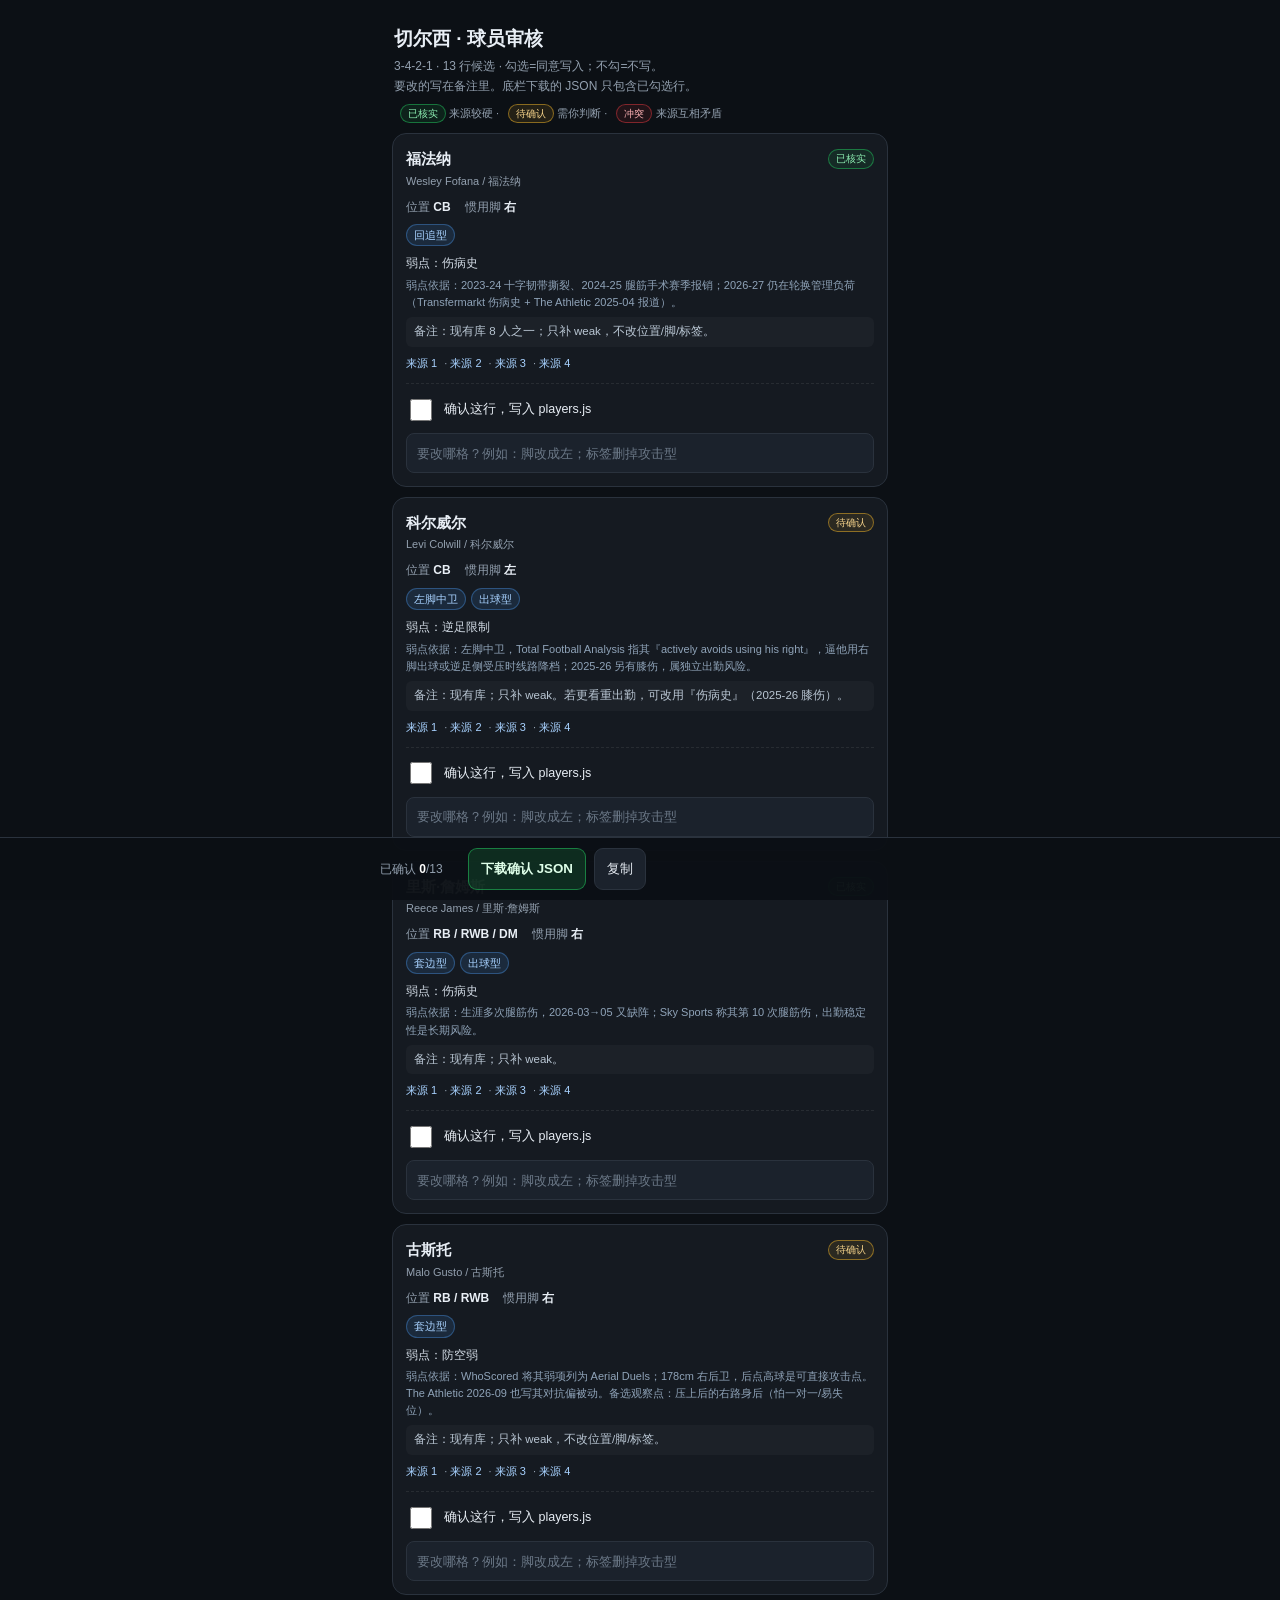
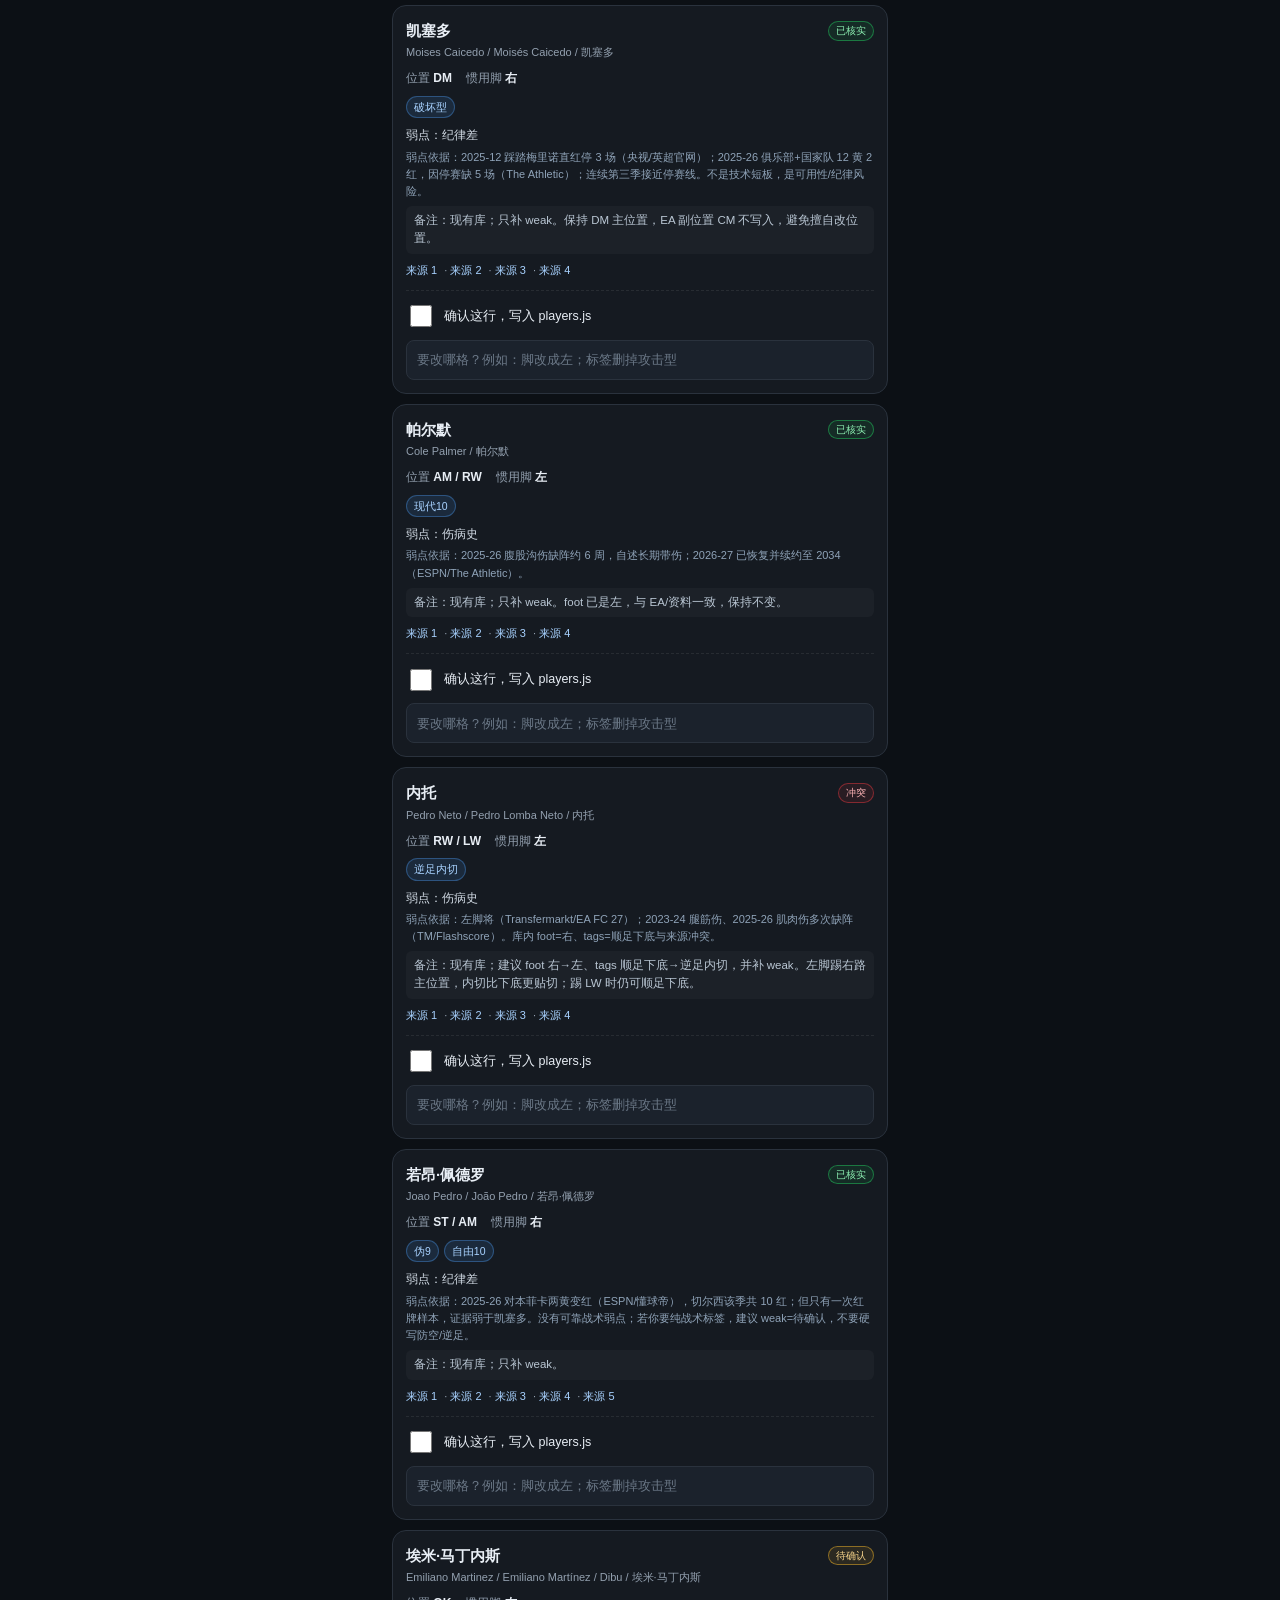
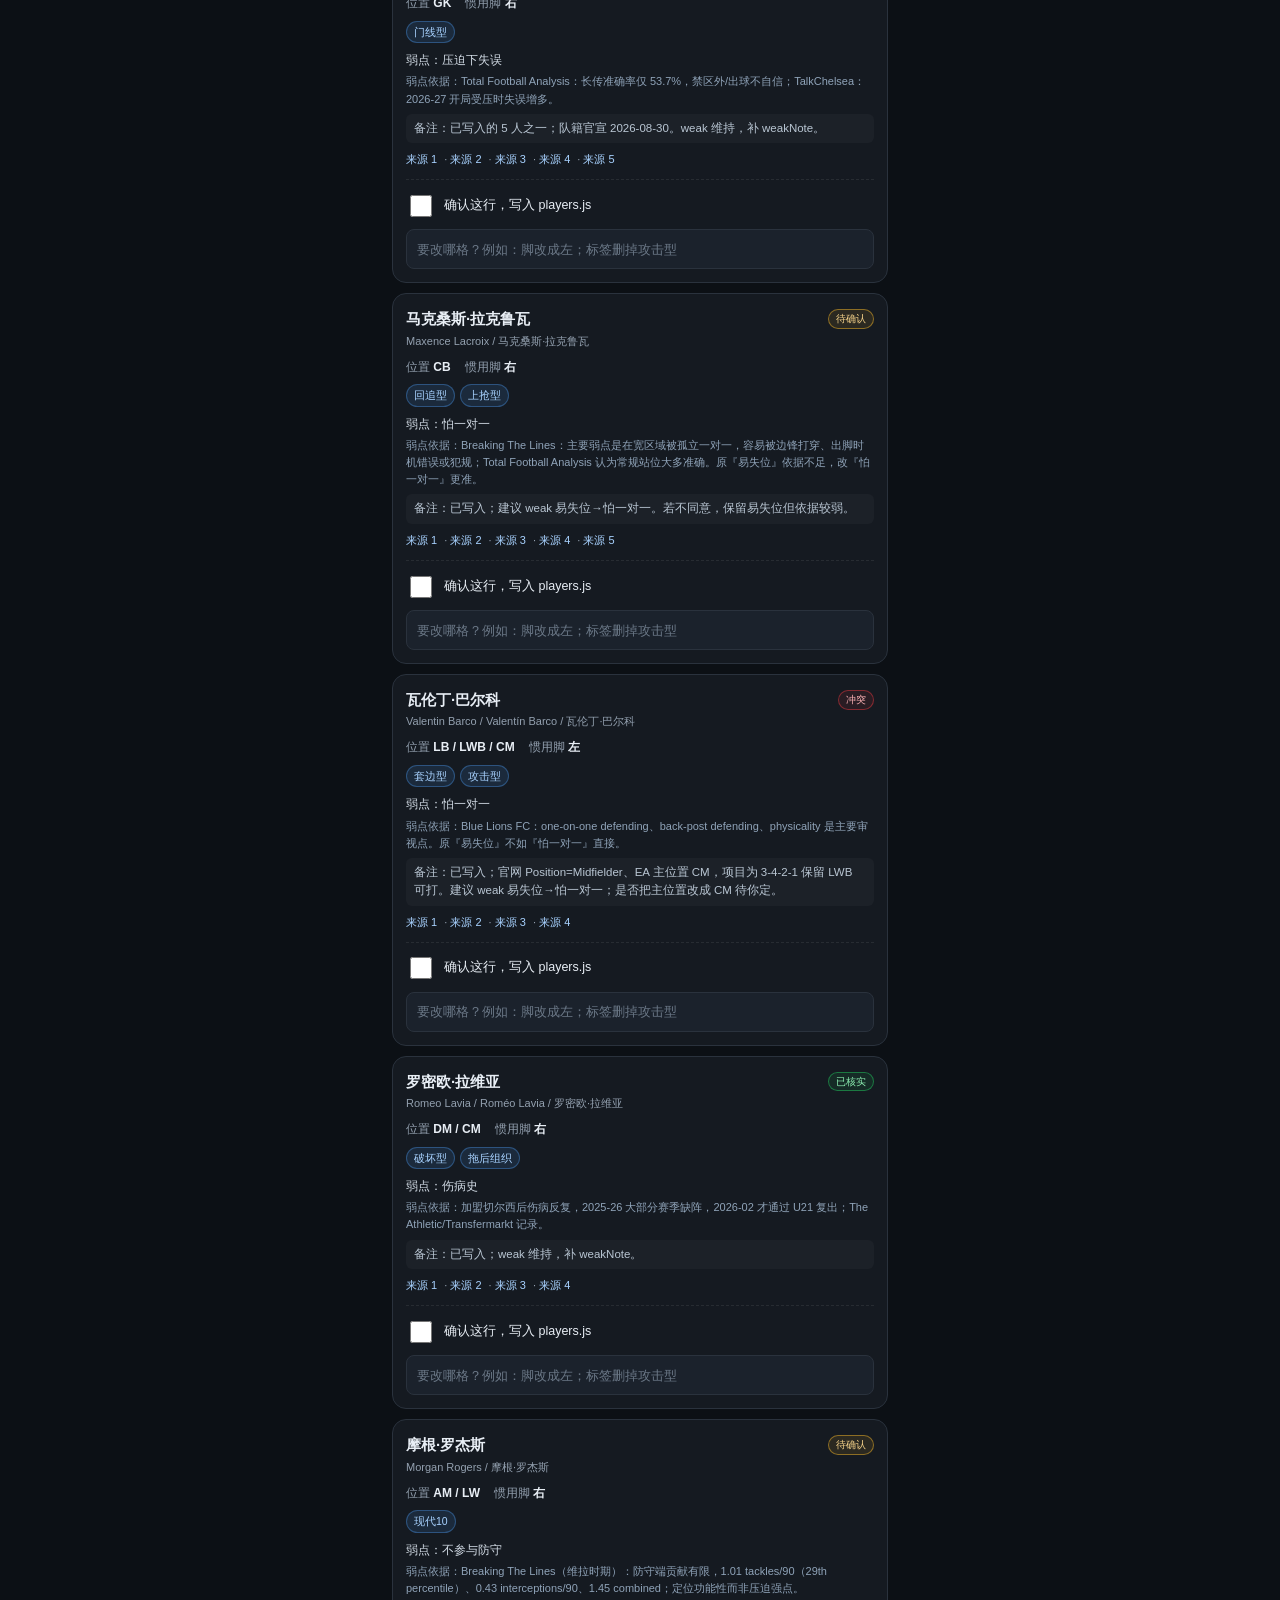
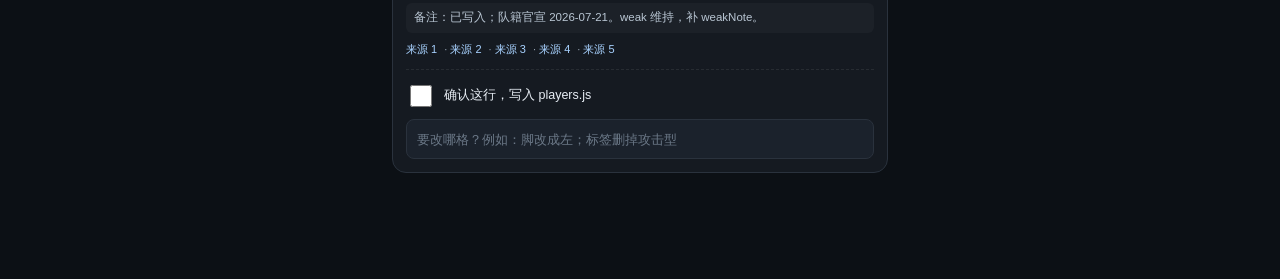
<file: tacticboard-engine/audit/2026-10-21/chelsea-verify.html>
<!doctype html>
<html lang="zh-CN"><head>
<meta charset="utf-8">
<meta name="viewport" content="width=device-width,initial-scale=1,viewport-fit=cover">
<title>切尔西 · 球员审核</title>
<style>
:root{--bg:#0c1015;--card:#151a21;--card2:#1b222c;--line:#2a323d;--txt:#e8eef5;--mut:#93a0af;
--green:#23c55e;--red:#e2383f;--amber:#f0b429;--blue:#4ea1ff}
*{box-sizing:border-box}
body{margin:0;background:var(--bg);color:var(--txt);font:14px/1.55 -apple-system,BlinkMacSystemFont,"PingFang SC",Roboto,"Microsoft YaHei",sans-serif}
main{max-width:520px;margin:0 auto;padding:14px 12px 96px}
header{padding:4px 2px 10px}
h1{font-size:19px;margin:0 0 4px}
.sub{font-size:12px;color:var(--mut);line-height:1.6}
.legend{font-size:11px;color:var(--mut);margin-top:8px}
.badge{display:inline-block;font-size:10px;border:1px solid;border-radius:99px;padding:1px 7px;margin-left:6px;white-space:nowrap}
.badge.ok{color:#8ef0b3;border-color:rgba(35,197,94,.5);background:rgba(35,197,94,.1)}
.badge.warn{color:#f5d28a;border-color:rgba(240,180,41,.5);background:rgba(240,180,41,.1)}
.badge.bad{color:#ffb4b7;border-color:rgba(226,56,63,.5);background:rgba(226,56,63,.1)}
.card{background:var(--card);border:1px solid var(--line);border-radius:14px;padding:13px;margin:0 0 10px}
.card.done{border-color:rgba(35,197,94,.55)}
.top{display:flex;justify-content:space-between;align-items:center;gap:8px;font-size:15px}
.en{font-size:11px;color:var(--mut);margin-top:2px;overflow-wrap:anywhere}
.meta{display:flex;gap:14px;flex-wrap:wrap;font-size:12px;margin-top:8px}
.kv{color:var(--mut)}
.kv b{color:var(--txt);font-weight:700}
.tags{display:flex;gap:5px;flex-wrap:wrap;margin-top:8px}
.tag{font-size:10.5px;color:#a8d2ff;background:rgba(78,161,255,.12);border:1px solid rgba(78,161,255,.35);border-radius:99px;padding:2px 7px}
.weak{font-size:12px;color:#d3dce6;margin-top:8px}
.weaknote{font-size:11px;color:#8fa3b8;margin-top:4px;line-height:1.55}
.note{font-size:11.5px;color:#b9c6d3;margin-top:6px;background:rgba(255,255,255,.03);border-radius:6px;padding:6px 8px}
.src{font-size:11px;color:var(--mut);margin-top:8px;overflow-wrap:anywhere}
.src a{color:#a8d2ff;text-decoration:none;margin-right:4px}
.muted{color:#6b7887}
.check{display:flex;align-items:center;gap:9px;margin-top:11px;border-top:1px dashed #ffffff14;padding-top:10px;font-size:12.5px;min-height:42px}
.check input{width:22px;height:22px;accent-color:var(--green);flex:0 0 22px}
.memo{display:block;width:100%;margin-top:8px;background:var(--card2);border:1px solid var(--line);color:var(--txt);
border-radius:8px;padding:10px;font:12px/1.5 inherit;min-height:40px}
.memo::placeholder{color:#6b7887}
footer{position:fixed;left:0;right:0;bottom:0;background:rgba(12,16,21,.97);border-top:1px solid var(--line);
padding:10px 12px calc(10px + env(safe-area-inset-bottom));z-index:9}
.fbar{max-width:520px;margin:0 auto;display:flex;gap:8px;align-items:center}
.count{font-size:12px;color:var(--mut);flex:0 0 auto;min-width:80px}
.count b{color:#fff}
button{font:13px/1.2 inherit;border-radius:9px;min-height:42px;padding:10px 12px;border:1px solid var(--line);
background:var(--card2);color:var(--txt)}
button.primary{background:rgba(35,197,94,.16);border-color:rgba(35,197,94,.55);color:#dfffe9;font-weight:700}
button:active{transform:scale(.98)}
#fallback{display:none;margin-top:8px}
#fallback textarea{width:100%;height:90px;background:var(--card2);border:1px solid var(--line);color:var(--txt);
border-radius:8px;padding:8px;font:11px/1.5 ui-monospace,Menlo,monospace}
.toast{position:fixed;left:50%;bottom:70px;transform:translateX(-50%);background:#1f2a35;border:1px solid #3a4a5a;
color:#fff;border-radius:99px;padding:7px 13px;font-size:12px;opacity:0;pointer-events:none;transition:opacity .2s;z-index:20}
.toast.on{opacity:1}
@media(min-width:521px){main{padding-top:20px}}
</style></head>
<body>
<main>
<header>
  <h1>切尔西 · 球员审核</h1>
  <div class="sub">3-4-2-1 · 13 行候选 · 勾选=同意写入；不勾=不写。<br>
  要改的写在备注里。底栏下载的 JSON 只包含已勾选行。</div>
  <div class="legend"><span class="badge ok">已核实</span> 来源较硬 · <span class="badge warn">待确认</span> 需你判断 · <span class="badge bad">冲突</span> 来源互相矛盾</div>
</header>

<section class="card" data-card="0">
  <div class="top"><b>福法纳</b><span class="badge ok">已核实</span></div>
  <div class="en">Wesley Fofana / 福法纳</div>
  <div class="meta">
    <span class="kv">位置 <b>CB</b></span>
    <span class="kv">惯用脚 <b>右</b></span>
  </div>
  <div class="tags"><span class="tag">回追型</span></div>
  <div class="weak">弱点：伤病史</div>
  <div class="weaknote">弱点依据：2023-24 十字韧带撕裂、2024-25 腿筋手术赛季报销；2026-27 仍在轮换管理负荷（Transfermarkt 伤病史 + The Athletic 2025-04 报道）。</div>
  <div class="note">备注：现有库 8 人之一；只补 weak，不改位置/脚/标签。</div>
  <div class="src"><a href="https://www.chelseafc.com/en/teams/profile/wesley-fofana" target="_blank" rel="noopener">来源 1</a> · <a href="https://www.transfermarkt.com/wesley-fofana/verletzungen/spieler/475411" target="_blank" rel="noopener">来源 2</a> · <a href="https://www.nytimes.com/athletic/6257377/2025/04/05/wesley-fofana-injury-update-surgery-chelsea/" target="_blank" rel="noopener">来源 3</a> · <a href="https://www.ea.com/zh-hans/games/ea-sports-fc/ratings/player-ratings/wesley-fofana/248695" target="_blank" rel="noopener">来源 4</a></div>
  <label class="check"><input type="checkbox" data-check="0"> <span>确认这行，写入 players.js</span></label>
  <input class="memo" data-memo="0" placeholder="要改哪格？例如：脚改成左；标签删掉攻击型">
</section>
<section class="card" data-card="1">
  <div class="top"><b>科尔威尔</b><span class="badge warn">待确认</span></div>
  <div class="en">Levi Colwill / 科尔威尔</div>
  <div class="meta">
    <span class="kv">位置 <b>CB</b></span>
    <span class="kv">惯用脚 <b>左</b></span>
  </div>
  <div class="tags"><span class="tag">左脚中卫</span><span class="tag">出球型</span></div>
  <div class="weak">弱点：逆足限制</div>
  <div class="weaknote">弱点依据：左脚中卫，Total Football Analysis 指其『actively avoids using his right』，逼他用右脚出球或逆足侧受压时线路降档；2025-26 另有膝伤，属独立出勤风险。</div>
  <div class="note">备注：现有库；只补 weak。若更看重出勤，可改用『伤病史』（2025-26 膝伤）。</div>
  <div class="src"><a href="https://www.chelseafc.com/en/teams/profile/levi-colwill" target="_blank" rel="noopener">来源 1</a> · <a href="https://totalfootballanalysis.com/article/levi-colwill-202223-scout-report-tactical-analysis-tactics" target="_blank" rel="noopener">来源 2</a> · <a href="https://www.greenball360.com/news/squad-analysis/chelsea-squad-depth-202627-strengths-weaknesses-and-season-outlook" target="_blank" rel="noopener">来源 3</a> · <a href="https://www.ea.com/zh-hans/games/ea-sports-fc/ratings/player-ratings/levi-colwill/262859" target="_blank" rel="noopener">来源 4</a></div>
  <label class="check"><input type="checkbox" data-check="1"> <span>确认这行，写入 players.js</span></label>
  <input class="memo" data-memo="1" placeholder="要改哪格？例如：脚改成左；标签删掉攻击型">
</section>
<section class="card" data-card="2">
  <div class="top"><b>里斯·詹姆斯</b><span class="badge ok">已核实</span></div>
  <div class="en">Reece James / 里斯·詹姆斯</div>
  <div class="meta">
    <span class="kv">位置 <b>RB / RWB / DM</b></span>
    <span class="kv">惯用脚 <b>右</b></span>
  </div>
  <div class="tags"><span class="tag">套边型</span><span class="tag">出球型</span></div>
  <div class="weak">弱点：伤病史</div>
  <div class="weaknote">弱点依据：生涯多次腿筋伤，2026-03→05 又缺阵；Sky Sports 称其第 10 次腿筋伤，出勤稳定性是长期风险。</div>
  <div class="note">备注：现有库；只补 weak。</div>
  <div class="src"><a href="https://www.chelseafc.com/en/teams/profile/reece-james" target="_blank" rel="noopener">来源 1</a> · <a href="https://www.transfermarkt.com/reece-james/verletzungen/spieler/472423" target="_blank" rel="noopener">来源 2</a> · <a href="https://www.skysports.com/football/news/13520551/reece-james-injury-chelsea-captain-suffers-another-hamstring-injury-just-a-week-after-signing-new-contract" target="_blank" rel="noopener">来源 3</a> · <a href="https://www.ea.com/zh-hans/games/ea-sports-fc/ratings/player-ratings/reece-james/238074" target="_blank" rel="noopener">来源 4</a></div>
  <label class="check"><input type="checkbox" data-check="2"> <span>确认这行，写入 players.js</span></label>
  <input class="memo" data-memo="2" placeholder="要改哪格？例如：脚改成左；标签删掉攻击型">
</section>
<section class="card" data-card="3">
  <div class="top"><b>古斯托</b><span class="badge warn">待确认</span></div>
  <div class="en">Malo Gusto / 古斯托</div>
  <div class="meta">
    <span class="kv">位置 <b>RB / RWB</b></span>
    <span class="kv">惯用脚 <b>右</b></span>
  </div>
  <div class="tags"><span class="tag">套边型</span></div>
  <div class="weak">弱点：防空弱</div>
  <div class="weaknote">弱点依据：WhoScored 将其弱项列为 Aerial Duels；178cm 右后卫，后点高球是可直接攻击点。The Athletic 2026-09 也写其对抗偏被动。备选观察点：压上后的右路身后（怕一对一/易失位）。</div>
  <div class="note">备注：现有库；只补 weak，不改位置/脚/标签。</div>
  <div class="src"><a href="https://www.chelseafc.com/en/teams/profile/malo-gusto" target="_blank" rel="noopener">来源 1</a> · <a href="https://www.whoscored.com/players/403850/show/malo-gusto" target="_blank" rel="noopener">来源 2</a> · <a href="https://www.nytimes.com/athletic/7594276/2026/09/16/chelsea-malo-gusto-hull-performances-analysis/" target="_blank" rel="noopener">来源 3</a> · <a href="https://www.futbin.com/27/player/1217/malo-gusto" target="_blank" rel="noopener">来源 4</a></div>
  <label class="check"><input type="checkbox" data-check="3"> <span>确认这行，写入 players.js</span></label>
  <input class="memo" data-memo="3" placeholder="要改哪格？例如：脚改成左；标签删掉攻击型">
</section>
<section class="card" data-card="4">
  <div class="top"><b>凯塞多</b><span class="badge ok">已核实</span></div>
  <div class="en">Moises Caicedo / Moisés Caicedo / 凯塞多</div>
  <div class="meta">
    <span class="kv">位置 <b>DM</b></span>
    <span class="kv">惯用脚 <b>右</b></span>
  </div>
  <div class="tags"><span class="tag">破坏型</span></div>
  <div class="weak">弱点：纪律差</div>
  <div class="weaknote">弱点依据：2025-12 踩踏梅里诺直红停 3 场（央视/英超官网）；2025-26 俱乐部+国家队 12 黄 2 红，因停赛缺 5 场（The Athletic）；连续第三季接近停赛线。不是技术短板，是可用性/纪律风险。</div>
  <div class="note">备注：现有库；只补 weak。保持 DM 主位置，EA 副位置 CM 不写入，避免擅自改位置。</div>
  <div class="src"><a href="https://www.chelseafc.com/en/teams/profile/moises-caicedo" target="_blank" rel="noopener">来源 1</a> · <a href="https://www.nytimes.com/athletic/7065711/2026/02/24/chelsea-premier-league-caicedo-yellow-cards-suspension/" target="_blank" rel="noopener">来源 2</a> · <a href="https://sports.cctv.com/2025/12/02/ARTIasCGYHjPoJZdn1xvfIo9251202.shtml" target="_blank" rel="noopener">来源 3</a> · <a href="https://www.ea.com/zh-hans/games/ea-sports-fc/ratings/player-ratings/moises-caicedo/256079" target="_blank" rel="noopener">来源 4</a></div>
  <label class="check"><input type="checkbox" data-check="4"> <span>确认这行，写入 players.js</span></label>
  <input class="memo" data-memo="4" placeholder="要改哪格？例如：脚改成左；标签删掉攻击型">
</section>
<section class="card" data-card="5">
  <div class="top"><b>帕尔默</b><span class="badge ok">已核实</span></div>
  <div class="en">Cole Palmer / 帕尔默</div>
  <div class="meta">
    <span class="kv">位置 <b>AM / RW</b></span>
    <span class="kv">惯用脚 <b>左</b></span>
  </div>
  <div class="tags"><span class="tag">现代10</span></div>
  <div class="weak">弱点：伤病史</div>
  <div class="weaknote">弱点依据：2025-26 腹股沟伤缺阵约 6 周，自述长期带伤；2026-27 已恢复并续约至 2034（ESPN/The Athletic）。</div>
  <div class="note">备注：现有库；只补 weak。foot 已是左，与 EA/资料一致，保持不变。</div>
  <div class="src"><a href="https://www.chelseafc.com/en/teams/profile/cole-palmer" target="_blank" rel="noopener">来源 1</a> · <a href="https://www.espn.com/soccer/story/_/id/46623456/chelsea-cole-palmer-groin-injury-six-more-weeks" target="_blank" rel="noopener">来源 2</a> · <a href="https://www.nytimes.com/athletic/6664770/2025/09/26/cole-palmer-injury-chelsea-tosin-fofana/" target="_blank" rel="noopener">来源 3</a> · <a href="https://www.ea.com/zh-hans/games/ea-sports-fc/ratings/player-ratings/cole-palmer/257534" target="_blank" rel="noopener">来源 4</a></div>
  <label class="check"><input type="checkbox" data-check="5"> <span>确认这行，写入 players.js</span></label>
  <input class="memo" data-memo="5" placeholder="要改哪格？例如：脚改成左；标签删掉攻击型">
</section>
<section class="card" data-card="6">
  <div class="top"><b>内托</b><span class="badge bad">冲突</span></div>
  <div class="en">Pedro Neto / Pedro Lomba Neto / 内托</div>
  <div class="meta">
    <span class="kv">位置 <b>RW / LW</b></span>
    <span class="kv">惯用脚 <b>左</b></span>
  </div>
  <div class="tags"><span class="tag">逆足内切</span></div>
  <div class="weak">弱点：伤病史</div>
  <div class="weaknote">弱点依据：左脚将（Transfermarkt/EA FC 27）；2023-24 腿筋伤、2025-26 肌肉伤多次缺阵（TM/Flashscore）。库内 foot=右、tags=顺足下底与来源冲突。</div>
  <div class="note">备注：现有库；建议 foot 右→左、tags 顺足下底→逆足内切，并补 weak。左脚踢右路主位置，内切比下底更贴切；踢 LW 时仍可顺足下底。</div>
  <div class="src"><a href="https://www.chelseafc.com/en/teams/profile/pedro-neto" target="_blank" rel="noopener">来源 1</a> · <a href="https://www.ea.com/zh-hans/games/ea-sports-fc/ratings/player-ratings/pedro-neto/238616" target="_blank" rel="noopener">来源 2</a> · <a href="https://www.transfermarkt.us/pedro-neto/profil/spieler/487465" target="_blank" rel="noopener">来源 3</a> · <a href="https://www.transfermarkt.com/pedro-neto/verletzungen/spieler/487465/plus/1" target="_blank" rel="noopener">来源 4</a></div>
  <label class="check"><input type="checkbox" data-check="6"> <span>确认这行，写入 players.js</span></label>
  <input class="memo" data-memo="6" placeholder="要改哪格？例如：脚改成左；标签删掉攻击型">
</section>
<section class="card" data-card="7">
  <div class="top"><b>若昂·佩德罗</b><span class="badge ok">已核实</span></div>
  <div class="en">Joao Pedro / João Pedro / 若昂·佩德罗</div>
  <div class="meta">
    <span class="kv">位置 <b>ST / AM</b></span>
    <span class="kv">惯用脚 <b>右</b></span>
  </div>
  <div class="tags"><span class="tag">伪9</span><span class="tag">自由10</span></div>
  <div class="weak">弱点：纪律差</div>
  <div class="weaknote">弱点依据：2025-26 对本菲卡两黄变红（ESPN/懂球帝），切尔西该季共 10 红；但只有一次红牌样本，证据弱于凯塞多。没有可靠战术弱点；若你要纯战术标签，建议 weak=待确认，不要硬写防空/逆足。</div>
  <div class="note">备注：现有库；只补 weak。</div>
  <div class="src"><a href="https://www.chelseafc.com/en/teams/profile/joao-pedro" target="_blank" rel="noopener">来源 1</a> · <a href="https://www.espn.co.uk/football/story/_/id/46441441/chelsea-enzo-maresca-red-card-joao-pedro-benfica" target="_blank" rel="noopener">来源 2</a> · <a href="https://m.dongqiudi.com/zhanbao/54252847" target="_blank" rel="noopener">来源 3</a> · <a href="https://www.goal.com/en/lists/red-cards-chelsea-most-stupid-dismissals-2025-26-ranked/blt0af3a1a204fbd3b3" target="_blank" rel="noopener">来源 4</a> · <a href="https://www.ea.com/zh-hans/games/ea-sports-fc/ratings/player-ratings/joao-pedro/252042" target="_blank" rel="noopener">来源 5</a></div>
  <label class="check"><input type="checkbox" data-check="7"> <span>确认这行，写入 players.js</span></label>
  <input class="memo" data-memo="7" placeholder="要改哪格？例如：脚改成左；标签删掉攻击型">
</section>
<section class="card" data-card="8">
  <div class="top"><b>埃米·马丁内斯</b><span class="badge warn">待确认</span></div>
  <div class="en">Emiliano Martinez / Emiliano Martínez / Dibu / 埃米·马丁内斯</div>
  <div class="meta">
    <span class="kv">位置 <b>GK</b></span>
    <span class="kv">惯用脚 <b>右</b></span>
  </div>
  <div class="tags"><span class="tag">门线型</span></div>
  <div class="weak">弱点：压迫下失误</div>
  <div class="weaknote">弱点依据：Total Football Analysis：长传准确率仅 53.7%，禁区外/出球不自信；TalkChelsea：2026-27 开局受压时失误增多。</div>
  <div class="note">备注：已写入的 5 人之一；队籍官宣 2026-08-30。weak 维持，补 weakNote。</div>
  <div class="src"><a href="https://www.chelseafc.com/en/teams/profile/emiliano-martinez" target="_blank" rel="noopener">来源 1</a> · <a href="https://www.chelseafc.com/en/news/article/emiliano-martinez-signs-for-chelsea" target="_blank" rel="noopener">来源 2</a> · <a href="https://totalfootballanalysis.com/player-analysis/emiliano-martinez-at-aston-villa-202021-scout-report-tactical-analysis-tactics" target="_blank" rel="noopener">来源 3</a> · <a href="https://www.talkchelsea.net/news/crazy-stats-explain-emi-martinez-bad-start/" target="_blank" rel="noopener">来源 4</a> · <a href="https://www.ea.com/zh-hans/games/ea-sports-fc/ratings/player-ratings/emiliano-martinez/202811" target="_blank" rel="noopener">来源 5</a></div>
  <label class="check"><input type="checkbox" data-check="8"> <span>确认这行，写入 players.js</span></label>
  <input class="memo" data-memo="8" placeholder="要改哪格？例如：脚改成左；标签删掉攻击型">
</section>
<section class="card" data-card="9">
  <div class="top"><b>马克桑斯·拉克鲁瓦</b><span class="badge warn">待确认</span></div>
  <div class="en">Maxence Lacroix / 马克桑斯·拉克鲁瓦</div>
  <div class="meta">
    <span class="kv">位置 <b>CB</b></span>
    <span class="kv">惯用脚 <b>右</b></span>
  </div>
  <div class="tags"><span class="tag">回追型</span><span class="tag">上抢型</span></div>
  <div class="weak">弱点：怕一对一</div>
  <div class="weaknote">弱点依据：Breaking The Lines：主要弱点是在宽区域被孤立一对一，容易被边锋打穿、出脚时机错误或犯规；Total Football Analysis 认为常规站位大多准确。原『易失位』依据不足，改『怕一对一』更准。</div>
  <div class="note">备注：已写入；建议 weak 易失位→怕一对一。若不同意，保留易失位但依据较弱。</div>
  <div class="src"><a href="https://www.chelseafc.com/en/teams/profile/maxence-lacroix" target="_blank" rel="noopener">来源 1</a> · <a href="https://www.chelseafc.com/en/news/article/maxence-lacroix-signs-for-chelsea" target="_blank" rel="noopener">来源 2</a> · <a href="https://breakingthelines.com/@btl/player-analysis-maxence-lacroix" target="_blank" rel="noopener">来源 3</a> · <a href="https://totalfootballanalysis.com/player-analysis/maxence-lacroix-scout-report-crystal-palace-2025-2026-analysis" target="_blank" rel="noopener">来源 4</a> · <a href="https://www.ea.com/zh-hans/games/ea-sports-fc/ratings/player-ratings/maxence-lacroix/244067" target="_blank" rel="noopener">来源 5</a></div>
  <label class="check"><input type="checkbox" data-check="9"> <span>确认这行，写入 players.js</span></label>
  <input class="memo" data-memo="9" placeholder="要改哪格？例如：脚改成左；标签删掉攻击型">
</section>
<section class="card" data-card="10">
  <div class="top"><b>瓦伦丁·巴尔科</b><span class="badge bad">冲突</span></div>
  <div class="en">Valentin Barco / Valentín Barco / 瓦伦丁·巴尔科</div>
  <div class="meta">
    <span class="kv">位置 <b>LB / LWB / CM</b></span>
    <span class="kv">惯用脚 <b>左</b></span>
  </div>
  <div class="tags"><span class="tag">套边型</span><span class="tag">攻击型</span></div>
  <div class="weak">弱点：怕一对一</div>
  <div class="weaknote">弱点依据：Blue Lions FC：one-on-one defending、back-post defending、physicality 是主要审视点。原『易失位』不如『怕一对一』直接。</div>
  <div class="note">备注：已写入；官网 Position=Midfielder、EA 主位置 CM，项目为 3-4-2-1 保留 LWB 可打。建议 weak 易失位→怕一对一；是否把主位置改成 CM 待你定。</div>
  <div class="src"><a href="https://www.chelseafc.com/en/teams/profile/valentin-barco" target="_blank" rel="noopener">来源 1</a> · <a href="https://www.chelseafc.com/en/news/article/valentin-barco-signs-for-chelsea" target="_blank" rel="noopener">来源 2</a> · <a href="https://www.bluelionsfc.com/article/where-does-valentin-barco-fit-at-chelsea-valentin-barco-analysis" target="_blank" rel="noopener">来源 3</a> · <a href="https://www.ea.com/zh-hans/games/ea-sports-fc/ratings/player-ratings/valentin-barco/263370" target="_blank" rel="noopener">来源 4</a></div>
  <label class="check"><input type="checkbox" data-check="10"> <span>确认这行，写入 players.js</span></label>
  <input class="memo" data-memo="10" placeholder="要改哪格？例如：脚改成左；标签删掉攻击型">
</section>
<section class="card" data-card="11">
  <div class="top"><b>罗密欧·拉维亚</b><span class="badge ok">已核实</span></div>
  <div class="en">Romeo Lavia / Roméo Lavia / 罗密欧·拉维亚</div>
  <div class="meta">
    <span class="kv">位置 <b>DM / CM</b></span>
    <span class="kv">惯用脚 <b>右</b></span>
  </div>
  <div class="tags"><span class="tag">破坏型</span><span class="tag">拖后组织</span></div>
  <div class="weak">弱点：伤病史</div>
  <div class="weaknote">弱点依据：加盟切尔西后伤病反复，2025-26 大部分赛季缺阵，2026-02 才通过 U21 复出；The Athletic/Transfermarkt 记录。</div>
  <div class="note">备注：已写入；weak 维持，补 weakNote。</div>
  <div class="src"><a href="https://www.chelseafc.com/en/teams/profile/romeo-lavia" target="_blank" rel="noopener">来源 1</a> · <a href="https://www.nytimes.com/athletic/7058186/2026/02/19/romeo-lavia-chelsea-injury-latest/" target="_blank" rel="noopener">来源 2</a> · <a href="https://www.transfermarkt.com/romeo-lavia/verletzungen/spieler/628451" target="_blank" rel="noopener">来源 3</a> · <a href="https://www.ea.com/zh-hans/games/ea-sports-fc/ratings/player-ratings/romeo-lavia/263620" target="_blank" rel="noopener">来源 4</a></div>
  <label class="check"><input type="checkbox" data-check="11"> <span>确认这行，写入 players.js</span></label>
  <input class="memo" data-memo="11" placeholder="要改哪格？例如：脚改成左；标签删掉攻击型">
</section>
<section class="card" data-card="12">
  <div class="top"><b>摩根·罗杰斯</b><span class="badge warn">待确认</span></div>
  <div class="en">Morgan Rogers / 摩根·罗杰斯</div>
  <div class="meta">
    <span class="kv">位置 <b>AM / LW</b></span>
    <span class="kv">惯用脚 <b>右</b></span>
  </div>
  <div class="tags"><span class="tag">现代10</span></div>
  <div class="weak">弱点：不参与防守</div>
  <div class="weaknote">弱点依据：Breaking The Lines（维拉时期）：防守端贡献有限，1.01 tackles/90（29th percentile）、0.43 interceptions/90、1.45 combined；定位功能性而非压迫强点。</div>
  <div class="note">备注：已写入；队籍官宣 2026-07-21。weak 维持，补 weakNote。</div>
  <div class="src"><a href="https://www.chelseafc.com/en/teams/profile/morgan-rogers" target="_blank" rel="noopener">来源 1</a> · <a href="https://www.chelseafc.com/en/news/article/morgan-rogers-signs-for-chelsea" target="_blank" rel="noopener">来源 2</a> · <a href="https://breakingthelines.com/@btl/morgan-rogers-the-unique-profile-redefining-aston-villas-forward-play" target="_blank" rel="noopener">来源 3</a> · <a href="https://tacticalfootballanalysis.com/morgan-rogers-scout-report-chelsea-2026-2027-tactics-analysis/" target="_blank" rel="noopener">来源 4</a> · <a href="https://www.ea.com/zh-hans/games/ea-sports-fc/ratings/player-ratings/morgan-rogers/260247" target="_blank" rel="noopener">来源 5</a></div>
  <label class="check"><input type="checkbox" data-check="12"> <span>确认这行，写入 players.js</span></label>
  <input class="memo" data-memo="12" placeholder="要改哪格？例如：脚改成左；标签删掉攻击型">
</section>
<div id="fallback"><textarea id="copyBox" readonly></textarea></div>
</main>
<footer><div class="fbar">
  <div class="count">已确认 <b id="cnt">0</b>/13</div>
  <button class="primary" id="download">下载确认 JSON</button>
  <button id="copy">复制</button>
</div></footer>
<div class="toast" id="toast">已复制</div>
<script>
const DATA = {"team":"切尔西","form":"3-4-2-1","rows":[{"n":"福法纳","en":["Wesley Fofana","福法纳"],"club":"切尔西","pos":["CB"],"foot":"右","tags":["回追型"],"weak":"伤病史","weakNote":"2023-24 十字韧带撕裂、2024-25 腿筋手术赛季报销；2026-27 仍在轮换管理负荷（Transfermarkt 伤病史 + The Athletic 2025-04 报道）。","src":["https://www.chelseafc.com/en/teams/profile/wesley-fofana","https://www.transfermarkt.com/wesley-fofana/verletzungen/spieler/475411","https://www.nytimes.com/athletic/6257377/2025/04/05/wesley-fofana-injury-update-surgery-chelsea/","https://www.ea.com/zh-hans/games/ea-sports-fc/ratings/player-ratings/wesley-fofana/248695"],"conf":"已核实","note":"现有库 8 人之一；只补 weak，不改位置/脚/标签。"},{"n":"科尔威尔","en":["Levi Colwill","科尔威尔"],"club":"切尔西","pos":["CB"],"foot":"左","tags":["左脚中卫","出球型"],"weak":"逆足限制","weakNote":"左脚中卫，Total Football Analysis 指其『actively avoids using his right』，逼他用右脚出球或逆足侧受压时线路降档；2025-26 另有膝伤，属独立出勤风险。","src":["https://www.chelseafc.com/en/teams/profile/levi-colwill","https://totalfootballanalysis.com/article/levi-colwill-202223-scout-report-tactical-analysis-tactics","https://www.greenball360.com/news/squad-analysis/chelsea-squad-depth-202627-strengths-weaknesses-and-season-outlook","https://www.ea.com/zh-hans/games/ea-sports-fc/ratings/player-ratings/levi-colwill/262859"],"conf":"待确认","note":"现有库；只补 weak。若更看重出勤，可改用『伤病史』（2025-26 膝伤）。"},{"n":"里斯·詹姆斯","en":["Reece James","里斯·詹姆斯"],"club":"切尔西","pos":["RB","RWB","DM"],"foot":"右","tags":["套边型","出球型"],"weak":"伤病史","weakNote":"生涯多次腿筋伤，2026-03→05 又缺阵；Sky Sports 称其第 10 次腿筋伤，出勤稳定性是长期风险。","src":["https://www.chelseafc.com/en/teams/profile/reece-james","https://www.transfermarkt.com/reece-james/verletzungen/spieler/472423","https://www.skysports.com/football/news/13520551/reece-james-injury-chelsea-captain-suffers-another-hamstring-injury-just-a-week-after-signing-new-contract","https://www.ea.com/zh-hans/games/ea-sports-fc/ratings/player-ratings/reece-james/238074"],"conf":"已核实","note":"现有库；只补 weak。"},{"n":"古斯托","en":["Malo Gusto","古斯托"],"club":"切尔西","pos":["RB","RWB"],"foot":"右","tags":["套边型"],"weak":"防空弱","weakNote":"WhoScored 将其弱项列为 Aerial Duels；178cm 右后卫，后点高球是可直接攻击点。The Athletic 2026-09 也写其对抗偏被动。备选观察点：压上后的右路身后（怕一对一/易失位）。","src":["https://www.chelseafc.com/en/teams/profile/malo-gusto","https://www.whoscored.com/players/403850/show/malo-gusto","https://www.nytimes.com/athletic/7594276/2026/09/16/chelsea-malo-gusto-hull-performances-analysis/","https://www.futbin.com/27/player/1217/malo-gusto"],"conf":"待确认","note":"现有库；只补 weak，不改位置/脚/标签。"},{"n":"凯塞多","en":["Moises Caicedo","Moisés Caicedo","凯塞多"],"club":"切尔西","pos":["DM"],"foot":"右","tags":["破坏型"],"weak":"纪律差","weakNote":"2025-12 踩踏梅里诺直红停 3 场（央视/英超官网）；2025-26 俱乐部+国家队 12 黄 2 红，因停赛缺 5 场（The Athletic）；连续第三季接近停赛线。不是技术短板，是可用性/纪律风险。","src":["https://www.chelseafc.com/en/teams/profile/moises-caicedo","https://www.nytimes.com/athletic/7065711/2026/02/24/chelsea-premier-league-caicedo-yellow-cards-suspension/","https://sports.cctv.com/2025/12/02/ARTIasCGYHjPoJZdn1xvfIo9251202.shtml","https://www.ea.com/zh-hans/games/ea-sports-fc/ratings/player-ratings/moises-caicedo/256079"],"conf":"已核实","note":"现有库；只补 weak。保持 DM 主位置，EA 副位置 CM 不写入，避免擅自改位置。"},{"n":"帕尔默","en":["Cole Palmer","帕尔默"],"club":"切尔西","pos":["AM","RW"],"foot":"左","tags":["现代10"],"weak":"伤病史","weakNote":"2025-26 腹股沟伤缺阵约 6 周，自述长期带伤；2026-27 已恢复并续约至 2034（ESPN/The Athletic）。","src":["https://www.chelseafc.com/en/teams/profile/cole-palmer","https://www.espn.com/soccer/story/_/id/46623456/chelsea-cole-palmer-groin-injury-six-more-weeks","https://www.nytimes.com/athletic/6664770/2025/09/26/cole-palmer-injury-chelsea-tosin-fofana/","https://www.ea.com/zh-hans/games/ea-sports-fc/ratings/player-ratings/cole-palmer/257534"],"conf":"已核实","note":"现有库；只补 weak。foot 已是左，与 EA/资料一致，保持不变。"},{"n":"内托","en":["Pedro Neto","Pedro Lomba Neto","内托"],"club":"切尔西","pos":["RW","LW"],"foot":"左","tags":["逆足内切"],"weak":"伤病史","weakNote":"左脚将（Transfermarkt/EA FC 27）；2023-24 腿筋伤、2025-26 肌肉伤多次缺阵（TM/Flashscore）。库内 foot=右、tags=顺足下底与来源冲突。","src":["https://www.chelseafc.com/en/teams/profile/pedro-neto","https://www.ea.com/zh-hans/games/ea-sports-fc/ratings/player-ratings/pedro-neto/238616","https://www.transfermarkt.us/pedro-neto/profil/spieler/487465","https://www.transfermarkt.com/pedro-neto/verletzungen/spieler/487465/plus/1"],"conf":"冲突","note":"现有库；建议 foot 右→左、tags 顺足下底→逆足内切，并补 weak。左脚踢右路主位置，内切比下底更贴切；踢 LW 时仍可顺足下底。"},{"n":"若昂·佩德罗","en":["Joao Pedro","João Pedro","若昂·佩德罗"],"club":"切尔西","pos":["ST","AM"],"foot":"右","tags":["伪9","自由10"],"weak":"纪律差","weakNote":"2025-26 对本菲卡两黄变红（ESPN/懂球帝），切尔西该季共 10 红；但只有一次红牌样本，证据弱于凯塞多。没有可靠战术弱点；若你要纯战术标签，建议 weak=待确认，不要硬写防空/逆足。","src":["https://www.chelseafc.com/en/teams/profile/joao-pedro","https://www.espn.co.uk/football/story/_/id/46441441/chelsea-enzo-maresca-red-card-joao-pedro-benfica","https://m.dongqiudi.com/zhanbao/54252847","https://www.goal.com/en/lists/red-cards-chelsea-most-stupid-dismissals-2025-26-ranked/blt0af3a1a204fbd3b3","https://www.ea.com/zh-hans/games/ea-sports-fc/ratings/player-ratings/joao-pedro/252042"],"conf":"已核实","note":"现有库；只补 weak。"},{"n":"埃米·马丁内斯","en":["Emiliano Martinez","Emiliano Martínez","Dibu","埃米·马丁内斯"],"club":"切尔西","pos":["GK"],"foot":"右","tags":["门线型"],"weak":"压迫下失误","weakNote":"Total Football Analysis：长传准确率仅 53.7%，禁区外/出球不自信；TalkChelsea：2026-27 开局受压时失误增多。","src":["https://www.chelseafc.com/en/teams/profile/emiliano-martinez","https://www.chelseafc.com/en/news/article/emiliano-martinez-signs-for-chelsea","https://totalfootballanalysis.com/player-analysis/emiliano-martinez-at-aston-villa-202021-scout-report-tactical-analysis-tactics","https://www.talkchelsea.net/news/crazy-stats-explain-emi-martinez-bad-start/","https://www.ea.com/zh-hans/games/ea-sports-fc/ratings/player-ratings/emiliano-martinez/202811"],"conf":"待确认","note":"已写入的 5 人之一；队籍官宣 2026-08-30。weak 维持，补 weakNote。"},{"n":"马克桑斯·拉克鲁瓦","en":["Maxence Lacroix","马克桑斯·拉克鲁瓦"],"club":"切尔西","pos":["CB"],"foot":"右","tags":["回追型","上抢型"],"weak":"怕一对一","weakNote":"Breaking The Lines：主要弱点是在宽区域被孤立一对一，容易被边锋打穿、出脚时机错误或犯规；Total Football Analysis 认为常规站位大多准确。原『易失位』依据不足，改『怕一对一』更准。","src":["https://www.chelseafc.com/en/teams/profile/maxence-lacroix","https://www.chelseafc.com/en/news/article/maxence-lacroix-signs-for-chelsea","https://breakingthelines.com/@btl/player-analysis-maxence-lacroix","https://totalfootballanalysis.com/player-analysis/maxence-lacroix-scout-report-crystal-palace-2025-2026-analysis","https://www.ea.com/zh-hans/games/ea-sports-fc/ratings/player-ratings/maxence-lacroix/244067"],"conf":"待确认","note":"已写入；建议 weak 易失位→怕一对一。若不同意，保留易失位但依据较弱。"},{"n":"瓦伦丁·巴尔科","en":["Valentin Barco","Valentín Barco","瓦伦丁·巴尔科"],"club":"切尔西","pos":["LB","LWB","CM"],"foot":"左","tags":["套边型","攻击型"],"weak":"怕一对一","weakNote":"Blue Lions FC：one-on-one defending、back-post defending、physicality 是主要审视点。原『易失位』不如『怕一对一』直接。","src":["https://www.chelseafc.com/en/teams/profile/valentin-barco","https://www.chelseafc.com/en/news/article/valentin-barco-signs-for-chelsea","https://www.bluelionsfc.com/article/where-does-valentin-barco-fit-at-chelsea-valentin-barco-analysis","https://www.ea.com/zh-hans/games/ea-sports-fc/ratings/player-ratings/valentin-barco/263370"],"conf":"冲突","note":"已写入；官网 Position=Midfielder、EA 主位置 CM，项目为 3-4-2-1 保留 LWB 可打。建议 weak 易失位→怕一对一；是否把主位置改成 CM 待你定。"},{"n":"罗密欧·拉维亚","en":["Romeo Lavia","Roméo Lavia","罗密欧·拉维亚"],"club":"切尔西","pos":["DM","CM"],"foot":"右","tags":["破坏型","拖后组织"],"weak":"伤病史","weakNote":"加盟切尔西后伤病反复，2025-26 大部分赛季缺阵，2026-02 才通过 U21 复出；The Athletic/Transfermarkt 记录。","src":["https://www.chelseafc.com/en/teams/profile/romeo-lavia","https://www.nytimes.com/athletic/7058186/2026/02/19/romeo-lavia-chelsea-injury-latest/","https://www.transfermarkt.com/romeo-lavia/verletzungen/spieler/628451","https://www.ea.com/zh-hans/games/ea-sports-fc/ratings/player-ratings/romeo-lavia/263620"],"conf":"已核实","note":"已写入；weak 维持，补 weakNote。"},{"n":"摩根·罗杰斯","en":["Morgan Rogers","摩根·罗杰斯"],"club":"切尔西","pos":["AM","LW"],"foot":"右","tags":["现代10"],"weak":"不参与防守","weakNote":"Breaking The Lines（维拉时期）：防守端贡献有限，1.01 tackles/90（29th percentile）、0.43 interceptions/90、1.45 combined；定位功能性而非压迫强点。","src":["https://www.chelseafc.com/en/teams/profile/morgan-rogers","https://www.chelseafc.com/en/news/article/morgan-rogers-signs-for-chelsea","https://breakingthelines.com/@btl/morgan-rogers-the-unique-profile-redefining-aston-villas-forward-play","https://tacticalfootballanalysis.com/morgan-rogers-scout-report-chelsea-2026-2027-tactics-analysis/","https://www.ea.com/zh-hans/games/ea-sports-fc/ratings/player-ratings/morgan-rogers/260247"],"conf":"待确认","note":"已写入；队籍官宣 2026-07-21。weak 维持，补 weakNote。"}]};
const rows = Array.isArray(DATA.rows) ? DATA.rows : [];
const boxes = Array.prototype.slice.call(document.querySelectorAll('[data-check]'));
const memos = Array.prototype.slice.call(document.querySelectorAll('[data-memo]'));
const cards = Array.prototype.slice.call(document.querySelectorAll('[data-card]'));
const cnt = document.getElementById('cnt');
function selected() {
  return rows.map(function(r, i) {
    if (!boxes[i] || !boxes[i].checked) return null;
    const out = Object.assign({}, r);
    const memo = (memos[i] && memos[i].value || '').trim();
    if (memo) out.reviewNote = memo;
    out.confirmed = true;
    return out;
  }).filter(Boolean);
}
function update() {
  let n = 0;
  boxes.forEach(function(b, i) {
    if (b.checked) n++;
    cards[i].classList.toggle('done', b.checked);
  });
  cnt.textContent = String(n);
}
boxes.forEach(function(b) { b.addEventListener('change', update); });
update();
function toast(msg) {
  const t = document.getElementById('toast');
  t.textContent = msg;
  t.classList.add('on');
  setTimeout(function() { t.classList.remove('on'); }, 1400);
}
document.getElementById('download').addEventListener('click', function() {
  const payload = { team: DATA.team || '', form: DATA.form || '', rows: selected() };
  if (!payload.rows.length) { toast('先勾选至少一行'); return; }
  const blob = new Blob([JSON.stringify(payload, null, 2)], { type: 'application/json' });
  const a = document.createElement('a');
  a.href = URL.createObjectURL(blob);
  a.download = (DATA.team || 'team') + '-confirmed.json';
  document.body.appendChild(a);
  a.click();
  setTimeout(function() { URL.revokeObjectURL(a.href); a.remove(); }, 500);
  toast('已下载 ' + payload.rows.length + ' 行');
});
document.getElementById('copy').addEventListener('click', function() {
  const payload = { team: DATA.team || '', form: DATA.form || '', rows: selected() };
  if (!payload.rows.length) { toast('先勾选至少一行'); return; }
  const text = JSON.stringify(payload, null, 2);
  const fallback = document.getElementById('fallback');
  const box = document.getElementById('copyBox');
  if (navigator.clipboard && navigator.clipboard.writeText) {
    navigator.clipboard.writeText(text).then(function() { toast('已复制'); }).catch(function() {
      box.value = text; fallback.style.display = 'block'; box.focus(); box.select(); toast('请手动复制');
    });
  } else {
    box.value = text; fallback.style.display = 'block'; box.focus(); box.select(); toast('请手动复制');
  }
});
</script>
</body></html>
</file>
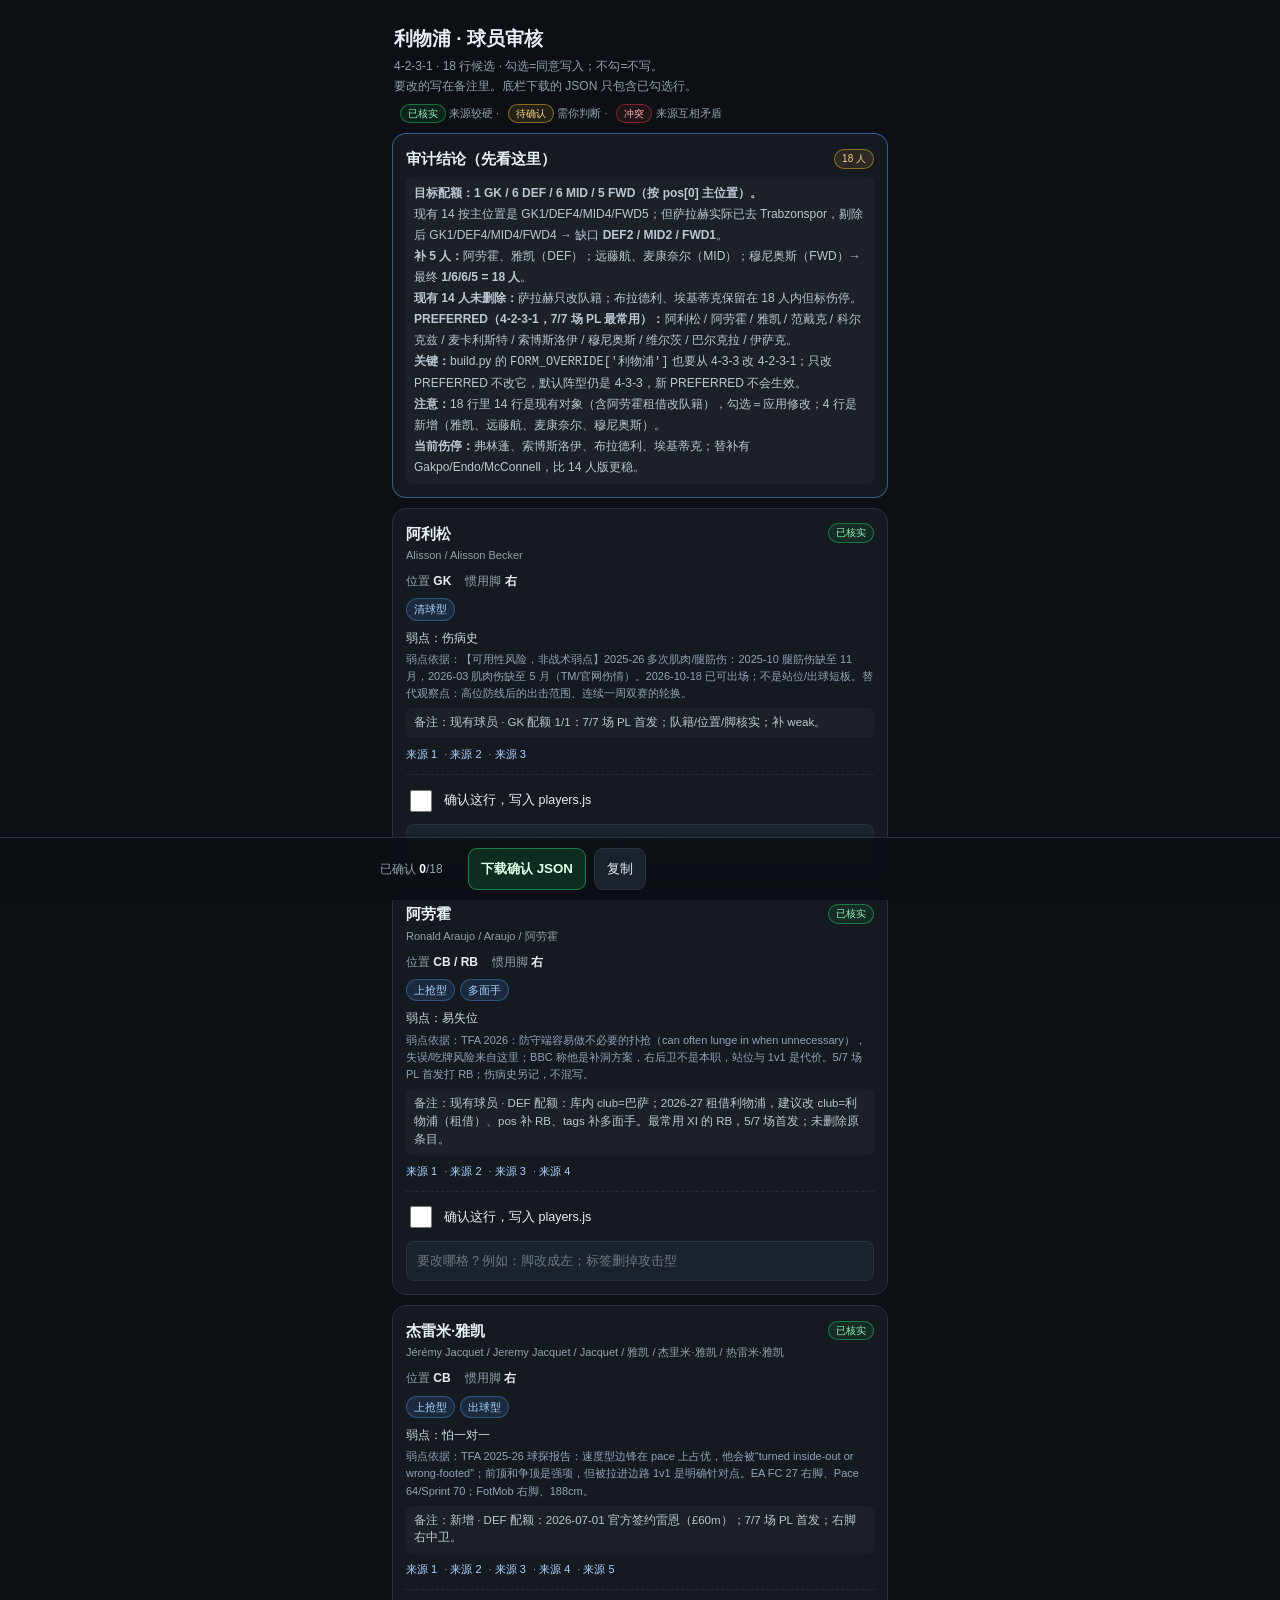
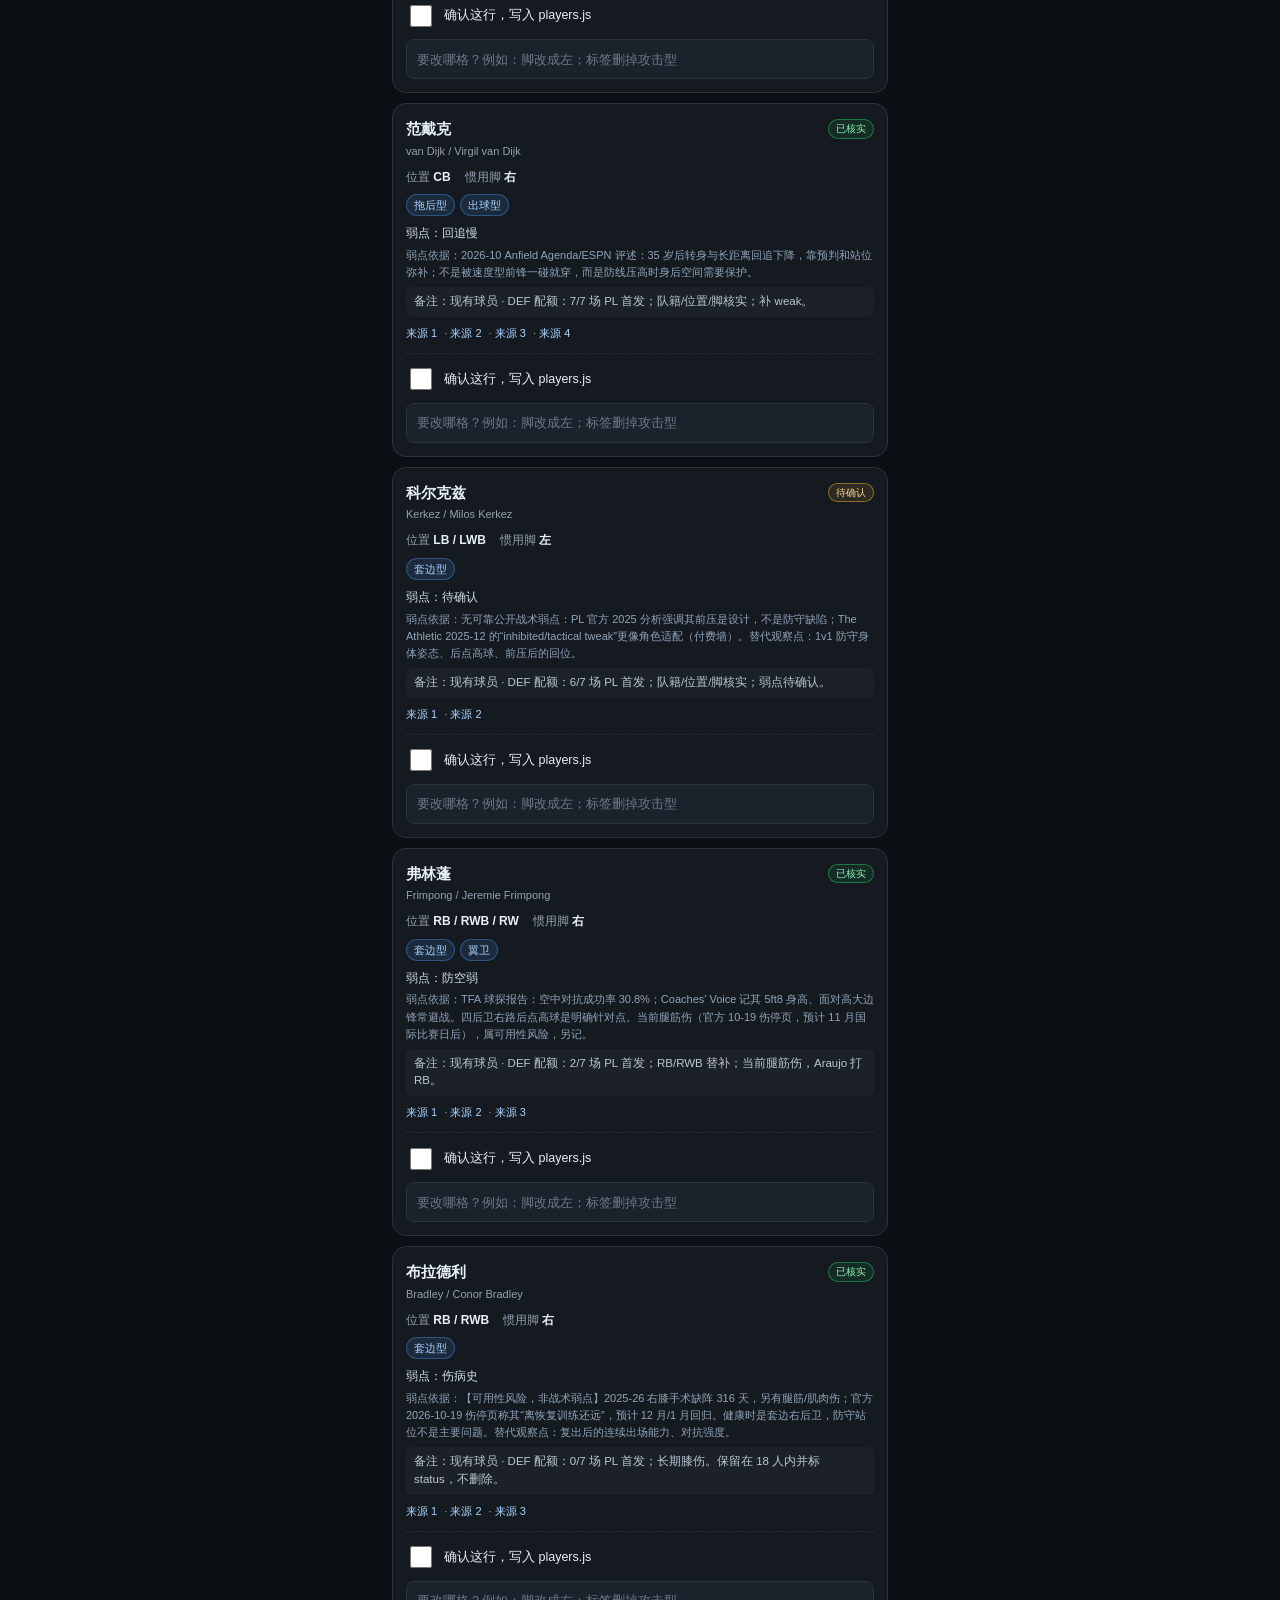
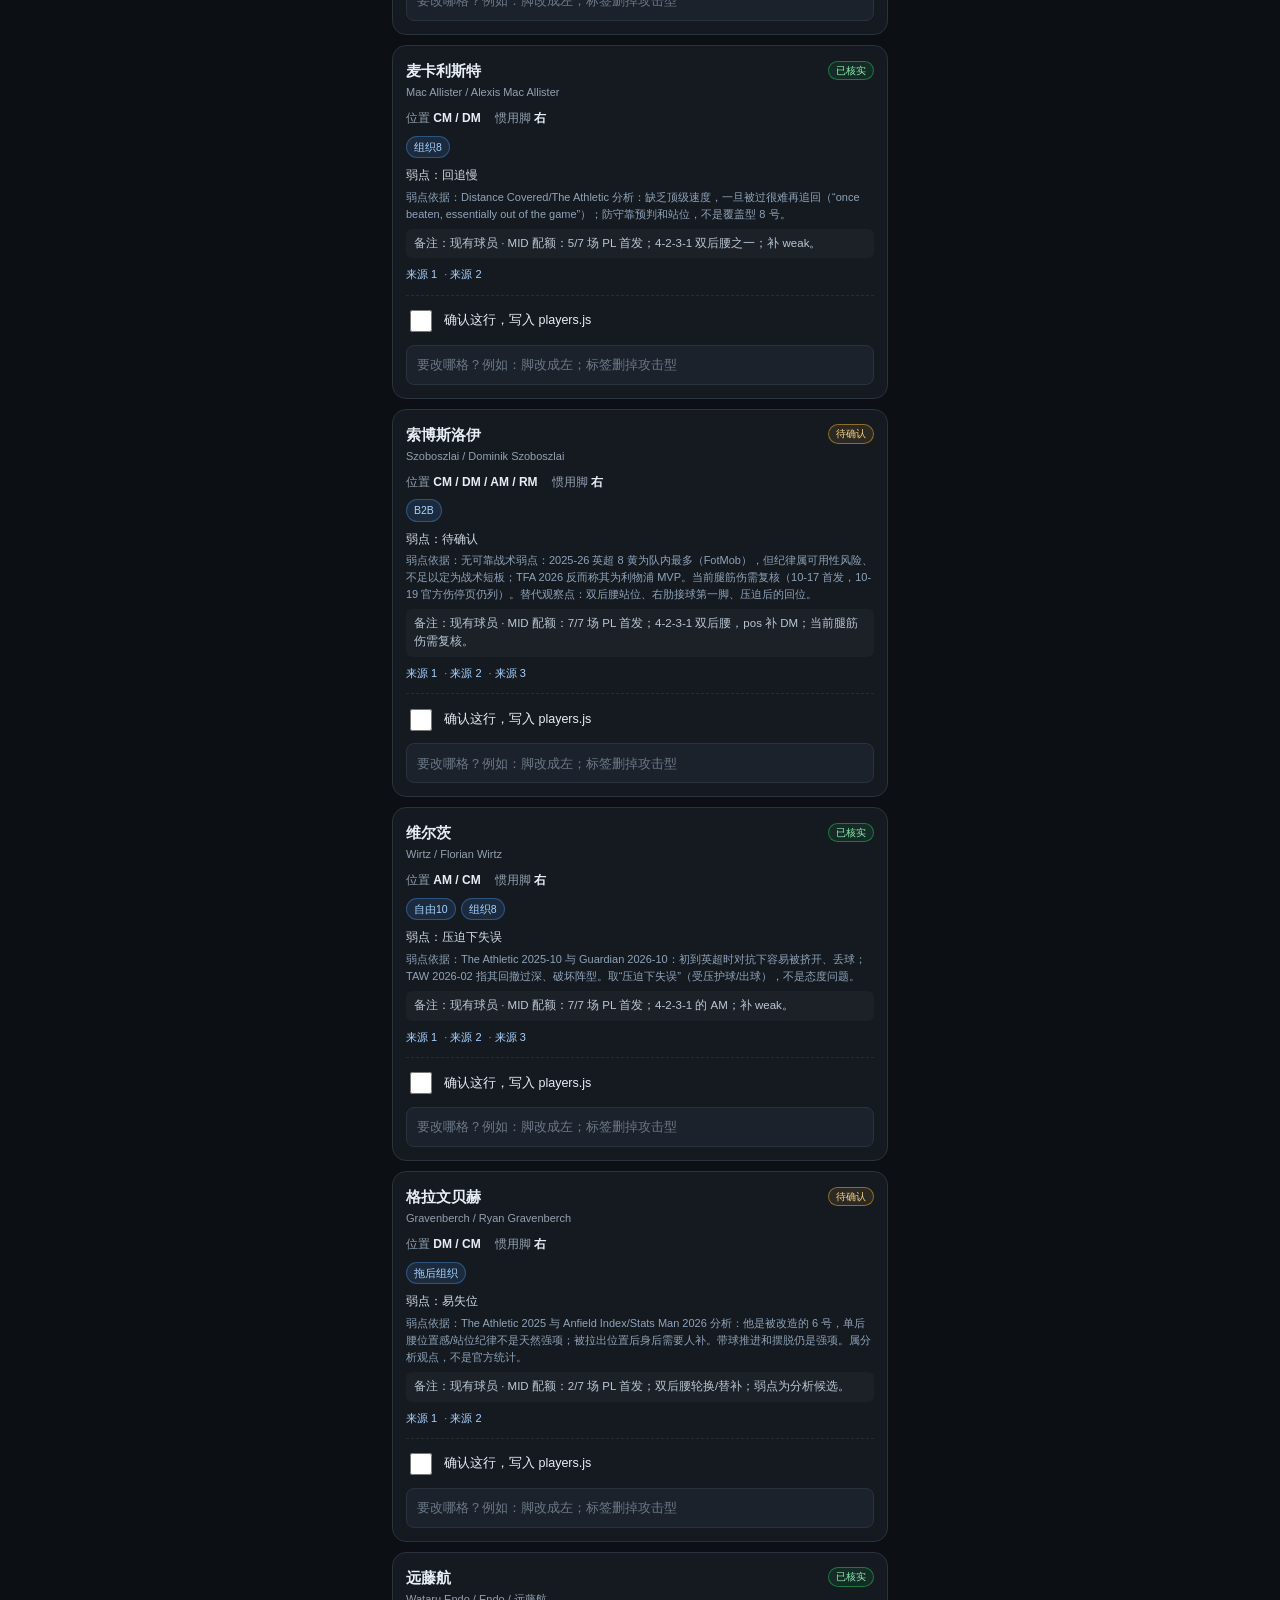
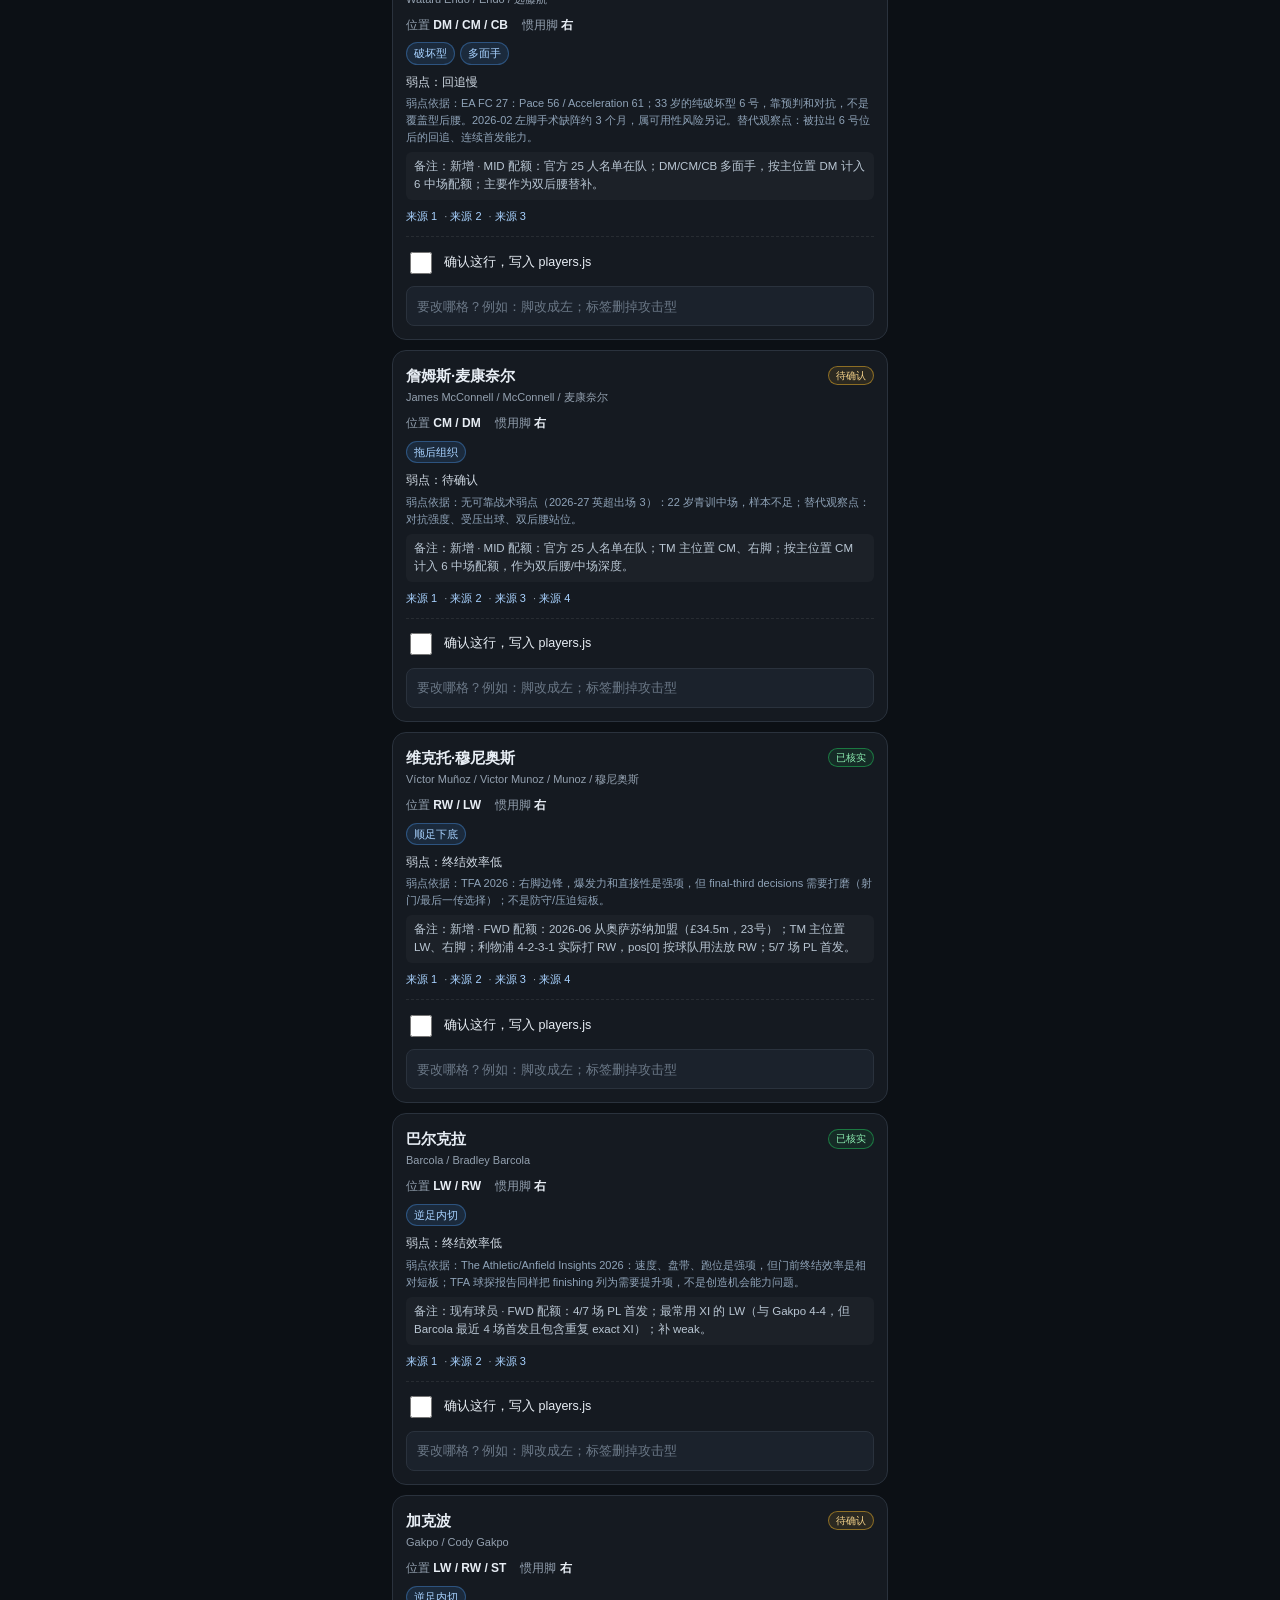
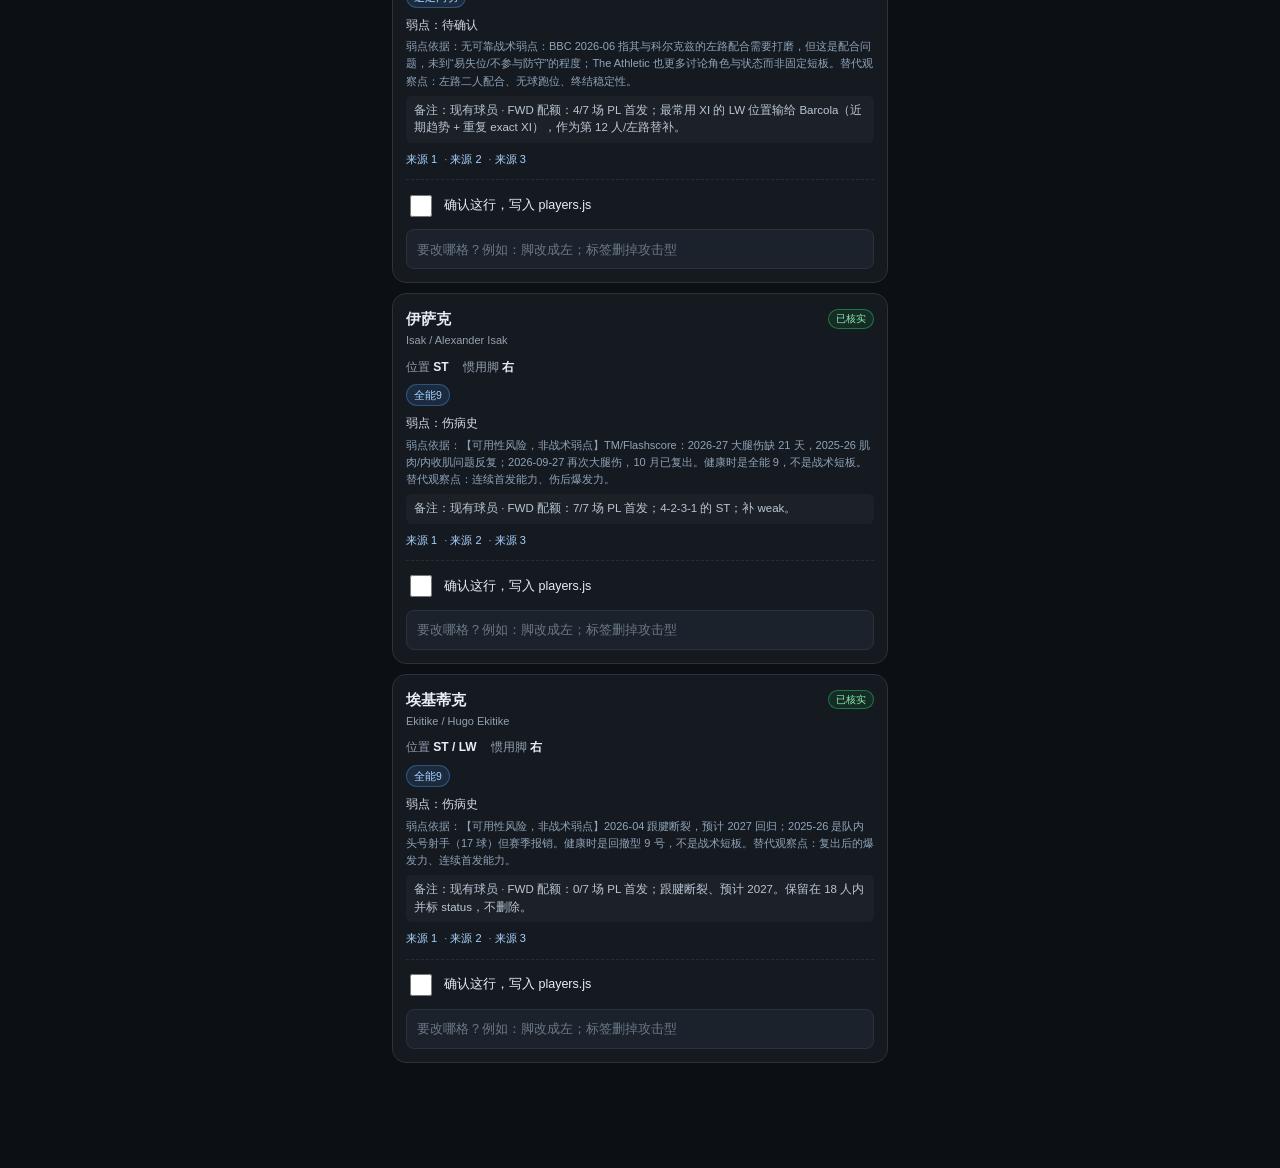
<file: tacticboard-engine/audit/2026-10-21/liverpool-verify.html>
<!doctype html>
<html lang="zh-CN"><head>
<meta charset="utf-8">
<meta name="viewport" content="width=device-width,initial-scale=1,viewport-fit=cover">
<title>利物浦 · 球员审核</title>
<style>
:root{--bg:#0c1015;--card:#151a21;--card2:#1b222c;--line:#2a323d;--txt:#e8eef5;--mut:#93a0af;
--green:#23c55e;--red:#e2383f;--amber:#f0b429;--blue:#4ea1ff}
*{box-sizing:border-box}
body{margin:0;background:var(--bg);color:var(--txt);font:14px/1.55 -apple-system,BlinkMacSystemFont,"PingFang SC",Roboto,"Microsoft YaHei",sans-serif}
main{max-width:520px;margin:0 auto;padding:14px 12px 96px}
header{padding:4px 2px 10px}
h1{font-size:19px;margin:0 0 4px}
.sub{font-size:12px;color:var(--mut);line-height:1.6}
.legend{font-size:11px;color:var(--mut);margin-top:8px}
.badge{display:inline-block;font-size:10px;border:1px solid;border-radius:99px;padding:1px 7px;margin-left:6px;white-space:nowrap}
.badge.ok{color:#8ef0b3;border-color:rgba(35,197,94,.5);background:rgba(35,197,94,.1)}
.badge.warn{color:#f5d28a;border-color:rgba(240,180,41,.5);background:rgba(240,180,41,.1)}
.badge.bad{color:#ffb4b7;border-color:rgba(226,56,63,.5);background:rgba(226,56,63,.1)}
.card{background:var(--card);border:1px solid var(--line);border-radius:14px;padding:13px;margin:0 0 10px}
.card.done{border-color:rgba(35,197,94,.55)}
.top{display:flex;justify-content:space-between;align-items:center;gap:8px;font-size:15px}
.en{font-size:11px;color:var(--mut);margin-top:2px;overflow-wrap:anywhere}
.meta{display:flex;gap:14px;flex-wrap:wrap;font-size:12px;margin-top:8px}
.kv{color:var(--mut)}
.kv b{color:var(--txt);font-weight:700}
.tags{display:flex;gap:5px;flex-wrap:wrap;margin-top:8px}
.tag{font-size:10.5px;color:#a8d2ff;background:rgba(78,161,255,.12);border:1px solid rgba(78,161,255,.35);border-radius:99px;padding:2px 7px}
.weak{font-size:12px;color:#d3dce6;margin-top:8px}
.weaknote{font-size:11px;color:#8fa3b8;margin-top:4px;line-height:1.55}
.note{font-size:11.5px;color:#b9c6d3;margin-top:6px;background:rgba(255,255,255,.03);border-radius:6px;padding:6px 8px}
.src{font-size:11px;color:var(--mut);margin-top:8px;overflow-wrap:anywhere}
.src a{color:#a8d2ff;text-decoration:none;margin-right:4px}
.muted{color:#6b7887}
.check{display:flex;align-items:center;gap:9px;margin-top:11px;border-top:1px dashed #ffffff14;padding-top:10px;font-size:12.5px;min-height:42px}
.check input{width:22px;height:22px;accent-color:var(--green);flex:0 0 22px}
.memo{display:block;width:100%;margin-top:8px;background:var(--card2);border:1px solid var(--line);color:var(--txt);
border-radius:8px;padding:10px;font:12px/1.5 inherit;min-height:40px}
.memo::placeholder{color:#6b7887}
footer{position:fixed;left:0;right:0;bottom:0;background:rgba(12,16,21,.97);border-top:1px solid var(--line);
padding:10px 12px calc(10px + env(safe-area-inset-bottom));z-index:9}
.fbar{max-width:520px;margin:0 auto;display:flex;gap:8px;align-items:center}
.count{font-size:12px;color:var(--mut);flex:0 0 auto;min-width:80px}
.count b{color:#fff}
button{font:13px/1.2 inherit;border-radius:9px;min-height:42px;padding:10px 12px;border:1px solid var(--line);
background:var(--card2);color:var(--txt)}
button.primary{background:rgba(35,197,94,.16);border-color:rgba(35,197,94,.55);color:#dfffe9;font-weight:700}
button:active{transform:scale(.98)}
#fallback{display:none;margin-top:8px}
#fallback textarea{width:100%;height:90px;background:var(--card2);border:1px solid var(--line);color:var(--txt);
border-radius:8px;padding:8px;font:11px/1.5 ui-monospace,Menlo,monospace}
.toast{position:fixed;left:50%;bottom:70px;transform:translateX(-50%);background:#1f2a35;border:1px solid #3a4a5a;
color:#fff;border-radius:99px;padding:7px 13px;font-size:12px;opacity:0;pointer-events:none;transition:opacity .2s;z-index:20}
.toast.on{opacity:1}
@media(min-width:521px){main{padding-top:20px}}
</style></head>
<body>
<main>
<header>
  <h1>利物浦 · 球员审核</h1>
  <div class="sub">4-2-3-1 · 18 行候选 · 勾选=同意写入；不勾=不写。<br>
  要改的写在备注里。底栏下载的 JSON 只包含已勾选行。</div>
  <div class="legend"><span class="badge ok">已核实</span> 来源较硬 · <span class="badge warn">待确认</span> 需你判断 · <span class="badge bad">冲突</span> 来源互相矛盾</div>
</header>
<section class="card" style="border-color:rgba(78,161,255,.5)">
  <div class="top"><b>审计结论（先看这里）</b><span class="badge warn">18 人</span></div>
  <div class="note" style="font-size:12px;line-height:1.75">
    <b>目标配额：1 GK / 6 DEF / 6 MID / 5 FWD（按 pos[0] 主位置）。</b><br>
    现有 14 按主位置是 GK1/DEF4/MID4/FWD5；但萨拉赫实际已去 Trabzonspor，剔除后 GK1/DEF4/MID4/FWD4 → 缺口 <b>DEF2 / MID2 / FWD1</b>。<br>
    <b>补 5 人：</b>阿劳霍、雅凯（DEF）；远藤航、麦康奈尔（MID）；穆尼奥斯（FWD）→ 最终 <b>1/6/6/5 = 18 人</b>。<br>
    <b>现有 14 人未删除：</b>萨拉赫只改队籍；布拉德利、埃基蒂克保留在 18 人内但标伤停。<br>
    <b>PREFERRED（4-2-3-1，7/7 场 PL 最常用）：</b>阿利松 / 阿劳霍 / 雅凯 / 范戴克 / 科尔克兹 / 麦卡利斯特 / 索博斯洛伊 / 穆尼奥斯 / 维尔茨 / 巴尔克拉 / 伊萨克。<br>
    <b>关键：</b>build.py 的 <code>FORM_OVERRIDE['利物浦']</code> 也要从 4-3-3 改 4-2-3-1；只改 PREFERRED 不改它，默认阵型仍是 4-3-3，新 PREFERRED 不会生效。<br>
    <b>注意：</b>18 行里 14 行是现有对象（含阿劳霍租借改队籍），勾选＝应用修改；4 行是新增（雅凯、远藤航、麦康奈尔、穆尼奥斯）。<br>
    <b>当前伤停：</b>弗林蓬、索博斯洛伊、布拉德利、埃基蒂克；替补有 Gakpo/Endo/McConnell，比 14 人版更稳。
  </div>
</section>

<section class="card" data-card="0">
  <div class="top"><b>阿利松</b><span class="badge ok">已核实</span></div>
  <div class="en">Alisson / Alisson Becker</div>
  <div class="meta">
    <span class="kv">位置 <b>GK</b></span>
    <span class="kv">惯用脚 <b>右</b></span>
  </div>
  <div class="tags"><span class="tag">清球型</span></div>
  <div class="weak">弱点：伤病史</div>
  <div class="weaknote">弱点依据：【可用性风险，非战术弱点】2025-26 多次肌肉/腿筋伤：2025-10 腿筋伤缺至 11 月，2026-03 肌肉伤缺至 5 月（TM/官网伤情）。2026-10-18 已可出场；不是站位/出球短板。替代观察点：高位防线后的出击范围、连续一周双赛的轮换。</div>
  <div class="note">备注：现有球员 · GK 配额 1/1：7/7 场 PL 首发；队籍/位置/脚核实；补 weak。</div>
  <div class="src"><a href="https://www.premierleague.com/en/clubs/14/liverpool/squad" target="_blank" rel="noopener">来源 1</a> · <a href="https://www.transfermarkt.com/alisson/verletzungen/spieler/105470" target="_blank" rel="noopener">来源 2</a> · <a href="https://www.liverpoolfc.com/news/injury-updates-alisson-becker-and-milos-kerkez" target="_blank" rel="noopener">来源 3</a></div>
  <label class="check"><input type="checkbox" data-check="0"> <span>确认这行，写入 players.js</span></label>
  <input class="memo" data-memo="0" placeholder="要改哪格？例如：脚改成左；标签删掉攻击型">
</section>
<section class="card" data-card="1">
  <div class="top"><b>阿劳霍</b><span class="badge ok">已核实</span></div>
  <div class="en">Ronald Araujo / Araujo / 阿劳霍</div>
  <div class="meta">
    <span class="kv">位置 <b>CB / RB</b></span>
    <span class="kv">惯用脚 <b>右</b></span>
  </div>
  <div class="tags"><span class="tag">上抢型</span><span class="tag">多面手</span></div>
  <div class="weak">弱点：易失位</div>
  <div class="weaknote">弱点依据：TFA 2026：防守端容易做不必要的扑抢（can often lunge in when unnecessary），失误/吃牌风险来自这里；BBC 称他是补洞方案，右后卫不是本职，站位与 1v1 是代价。5/7 场 PL 首发打 RB；伤病史另记，不混写。</div>
  <div class="note">备注：现有球员 · DEF 配额：库内 club=巴萨；2026-27 租借利物浦，建议改 club=利物浦（租借）、pos 补 RB、tags 补多面手。最常用 XI 的 RB，5/7 场首发；未删除原条目。</div>
  <div class="src"><a href="https://www.liverpoolfc.com/news/liverpool-agree-deal-sign-ronald-araujo-loan" target="_blank" rel="noopener">来源 1</a> · <a href="https://tacticalfootballanalysis.com/ronald-araujo-scout-report-liverpool-2026-2027-tactics-analysis/" target="_blank" rel="noopener">来源 2</a> · <a href="https://www.bbc.com/sport/football/articles/ck8dz7pp4089o" target="_blank" rel="noopener">来源 3</a> · <a href="https://www.transfermarkt.com/ronald-araujo/profil/spieler/480267" target="_blank" rel="noopener">来源 4</a></div>
  <label class="check"><input type="checkbox" data-check="1"> <span>确认这行，写入 players.js</span></label>
  <input class="memo" data-memo="1" placeholder="要改哪格？例如：脚改成左；标签删掉攻击型">
</section>
<section class="card" data-card="2">
  <div class="top"><b>杰雷米·雅凯</b><span class="badge ok">已核实</span></div>
  <div class="en">Jérémy Jacquet / Jeremy Jacquet / Jacquet / 雅凯 / 杰里米·雅凯 / 热雷米·雅凯</div>
  <div class="meta">
    <span class="kv">位置 <b>CB</b></span>
    <span class="kv">惯用脚 <b>右</b></span>
  </div>
  <div class="tags"><span class="tag">上抢型</span><span class="tag">出球型</span></div>
  <div class="weak">弱点：怕一对一</div>
  <div class="weaknote">弱点依据：TFA 2025-26 球探报告：速度型边锋在 pace 上占优，他会被“turned inside-out or wrong-footed”；前顶和争顶是强项，但被拉进边路 1v1 是明确针对点。EA FC 27 右脚、Pace 64/Sprint 70；FotMob 右脚、188cm。</div>
  <div class="note">备注：新增 · DEF 配额：2026-07-01 官方签约雷恩（£60m）；7/7 场 PL 首发；右脚右中卫。</div>
  <div class="src"><a href="https://www.premierleague.com/en/clubs/14/liverpool/squad" target="_blank" rel="noopener">来源 1</a> · <a href="https://www.liverpoolfc.com/news/liverpool-complete-signing-jeremy-jacquet" target="_blank" rel="noopener">来源 2</a> · <a href="https://totalfootballanalysis.com/player-analysis/jeremy-jacquet-scout-report-rennes-2025-2026-analysis-tactics" target="_blank" rel="noopener">来源 3</a> · <a href="https://www.ea.com/zh-hans/games/ea-sports-fc/ratings/player-ratings/jeremy-jacquet/278903" target="_blank" rel="noopener">来源 4</a> · <a href="https://www.fotmob.com/players/1473534/jeremy-jacquet" target="_blank" rel="noopener">来源 5</a></div>
  <label class="check"><input type="checkbox" data-check="2"> <span>确认这行，写入 players.js</span></label>
  <input class="memo" data-memo="2" placeholder="要改哪格？例如：脚改成左；标签删掉攻击型">
</section>
<section class="card" data-card="3">
  <div class="top"><b>范戴克</b><span class="badge ok">已核实</span></div>
  <div class="en">van Dijk / Virgil van Dijk</div>
  <div class="meta">
    <span class="kv">位置 <b>CB</b></span>
    <span class="kv">惯用脚 <b>右</b></span>
  </div>
  <div class="tags"><span class="tag">拖后型</span><span class="tag">出球型</span></div>
  <div class="weak">弱点：回追慢</div>
  <div class="weaknote">弱点依据：2026-10 Anfield Agenda/ESPN 评述：35 岁后转身与长距离回追下降，靠预判和站位弥补；不是被速度型前锋一碰就穿，而是防线压高时身后空间需要保护。</div>
  <div class="note">备注：现有球员 · DEF 配额：7/7 场 PL 首发；队籍/位置/脚核实；补 weak。</div>
  <div class="src"><a href="https://www.premierleague.com/en/clubs/14/liverpool/squad" target="_blank" rel="noopener">来源 1</a> · <a href="https://anfieldagenda.com/2026/10/16/craigs-column-i-love-virgil-van-dijk-but-liverpool-may-have-to-make-a-painful-decision/" target="_blank" rel="noopener">来源 2</a> · <a href="https://www.espn.co.uk/football/story/_/id/44508996/liverpool-show-grit-derby-win-virgil-van-dijk-decline" target="_blank" rel="noopener">来源 3</a> · <a href="https://www.bbc.com/sport/football/articles/cr4kp6d1e5xo" target="_blank" rel="noopener">来源 4</a></div>
  <label class="check"><input type="checkbox" data-check="3"> <span>确认这行，写入 players.js</span></label>
  <input class="memo" data-memo="3" placeholder="要改哪格？例如：脚改成左；标签删掉攻击型">
</section>
<section class="card" data-card="4">
  <div class="top"><b>科尔克兹</b><span class="badge warn">待确认</span></div>
  <div class="en">Kerkez / Milos Kerkez</div>
  <div class="meta">
    <span class="kv">位置 <b>LB / LWB</b></span>
    <span class="kv">惯用脚 <b>左</b></span>
  </div>
  <div class="tags"><span class="tag">套边型</span></div>
  <div class="weak">弱点：待确认</div>
  <div class="weaknote">弱点依据：无可靠公开战术弱点：PL 官方 2025 分析强调其前压是设计，不是防守缺陷；The Athletic 2025-12 的“inhibited/tactical tweak”更像角色适配（付费墙）。替代观察点：1v1 防守身体姿态、后点高球、前压后的回位。</div>
  <div class="note">备注：现有球员 · DEF 配额：6/7 场 PL 首发；队籍/位置/脚核实；弱点待确认。</div>
  <div class="src"><a href="https://www.premierleague.com/en/clubs/14/liverpool/squad" target="_blank" rel="noopener">来源 1</a> · <a href="https://www.premierleague.com/en/news/4266713" target="_blank" rel="noopener">来源 2</a></div>
  <label class="check"><input type="checkbox" data-check="4"> <span>确认这行，写入 players.js</span></label>
  <input class="memo" data-memo="4" placeholder="要改哪格？例如：脚改成左；标签删掉攻击型">
</section>
<section class="card" data-card="5">
  <div class="top"><b>弗林蓬</b><span class="badge ok">已核实</span></div>
  <div class="en">Frimpong / Jeremie Frimpong</div>
  <div class="meta">
    <span class="kv">位置 <b>RB / RWB / RW</b></span>
    <span class="kv">惯用脚 <b>右</b></span>
  </div>
  <div class="tags"><span class="tag">套边型</span><span class="tag">翼卫</span></div>
  <div class="weak">弱点：防空弱</div>
  <div class="weaknote">弱点依据：TFA 球探报告：空中对抗成功率 30.8%；Coaches&#39; Voice 记其 5ft8 身高、面对高大边锋常避战。四后卫右路后点高球是明确针对点。当前腿筋伤（官方 10-19 伤停页，预计 11 月国际比赛日后），属可用性风险，另记。</div>
  <div class="note">备注：现有球员 · DEF 配额：2/7 场 PL 首发；RB/RWB 替补；当前腿筋伤，Araujo 打 RB。</div>
  <div class="src"><a href="https://www.premierleague.com/en/clubs/14/liverpool/squad" target="_blank" rel="noopener">来源 1</a> · <a href="https://totalfootballanalysis.com/player-analysis/jeremie-frimpong-at-bayer-leverkusen-202223-scout-report-tactical-analysis-tactics" target="_blank" rel="noopener">来源 2</a> · <a href="https://learning.coachesvoice.com/cv/jeremie-frimpong-position-and-style-of-play/" target="_blank" rel="noopener">来源 3</a></div>
  <label class="check"><input type="checkbox" data-check="5"> <span>确认这行，写入 players.js</span></label>
  <input class="memo" data-memo="5" placeholder="要改哪格？例如：脚改成左；标签删掉攻击型">
</section>
<section class="card" data-card="6">
  <div class="top"><b>布拉德利</b><span class="badge ok">已核实</span></div>
  <div class="en">Bradley / Conor Bradley</div>
  <div class="meta">
    <span class="kv">位置 <b>RB / RWB</b></span>
    <span class="kv">惯用脚 <b>右</b></span>
  </div>
  <div class="tags"><span class="tag">套边型</span></div>
  <div class="weak">弱点：伤病史</div>
  <div class="weaknote">弱点依据：【可用性风险，非战术弱点】2025-26 右膝手术缺阵 316 天，另有腿筋/肌肉伤；官方 2026-10-19 伤停页称其“离恢复训练还远”，预计 12 月/1 月回归。健康时是套边右后卫，防守站位不是主要问题。替代观察点：复出后的连续出场能力、对抗强度。</div>
  <div class="note">备注：现有球员 · DEF 配额：0/7 场 PL 首发；长期膝伤。保留在 18 人内并标 status，不删除。</div>
  <div class="src"><a href="https://www.premierleague.com/en/clubs/14/liverpool/squad" target="_blank" rel="noopener">来源 1</a> · <a href="https://www.transfermarkt.com/conor-bradley/verletzungen/spieler/624258" target="_blank" rel="noopener">来源 2</a> · <a href="https://www.liverpoolfc.com/news/liverpools-injury-list-suspensions-and-availability" target="_blank" rel="noopener">来源 3</a></div>
  <label class="check"><input type="checkbox" data-check="6"> <span>确认这行，写入 players.js</span></label>
  <input class="memo" data-memo="6" placeholder="要改哪格？例如：脚改成左；标签删掉攻击型">
</section>
<section class="card" data-card="7">
  <div class="top"><b>麦卡利斯特</b><span class="badge ok">已核实</span></div>
  <div class="en">Mac Allister / Alexis Mac Allister</div>
  <div class="meta">
    <span class="kv">位置 <b>CM / DM</b></span>
    <span class="kv">惯用脚 <b>右</b></span>
  </div>
  <div class="tags"><span class="tag">组织8</span></div>
  <div class="weak">弱点：回追慢</div>
  <div class="weaknote">弱点依据：Distance Covered/The Athletic 分析：缺乏顶级速度，一旦被过很难再追回（“once beaten, essentially out of the game”）；防守靠预判和站位，不是覆盖型 8 号。</div>
  <div class="note">备注：现有球员 · MID 配额：5/7 场 PL 首发；4-2-3-1 双后腰之一；补 weak。</div>
  <div class="src"><a href="https://www.premierleague.com/en/clubs/14/liverpool/squad" target="_blank" rel="noopener">来源 1</a> · <a href="https://distancecovered.substack.com/p/what-to-do-with-alexis-mac-allister" target="_blank" rel="noopener">来源 2</a></div>
  <label class="check"><input type="checkbox" data-check="7"> <span>确认这行，写入 players.js</span></label>
  <input class="memo" data-memo="7" placeholder="要改哪格？例如：脚改成左；标签删掉攻击型">
</section>
<section class="card" data-card="8">
  <div class="top"><b>索博斯洛伊</b><span class="badge warn">待确认</span></div>
  <div class="en">Szoboszlai / Dominik Szoboszlai</div>
  <div class="meta">
    <span class="kv">位置 <b>CM / DM / AM / RM</b></span>
    <span class="kv">惯用脚 <b>右</b></span>
  </div>
  <div class="tags"><span class="tag">B2B</span></div>
  <div class="weak">弱点：待确认</div>
  <div class="weaknote">弱点依据：无可靠战术弱点：2025-26 英超 8 黄为队内最多（FotMob），但纪律属可用性风险、不足以定为战术短板；TFA 2026 反而称其为利物浦 MVP。当前腿筋伤需复核（10-17 首发，10-19 官方伤停页仍列）。替代观察点：双后腰站位、右肋接球第一脚、压迫后的回位。</div>
  <div class="note">备注：现有球员 · MID 配额：7/7 场 PL 首发；4-2-3-1 双后腰，pos 补 DM；当前腿筋伤需复核。</div>
  <div class="src"><a href="https://www.premierleague.com/en/clubs/14/liverpool/squad" target="_blank" rel="noopener">来源 1</a> · <a href="https://www.fotmob.com/leagues/47/stats/season/27110/players/yellow_card/team/8650/liverpool" target="_blank" rel="noopener">来源 2</a> · <a href="https://totalfootballanalysis.com/player-analysis/dominik-szoboszlai-scout-report-liverpool-2025-2026-analysis-tactics" target="_blank" rel="noopener">来源 3</a></div>
  <label class="check"><input type="checkbox" data-check="8"> <span>确认这行，写入 players.js</span></label>
  <input class="memo" data-memo="8" placeholder="要改哪格？例如：脚改成左；标签删掉攻击型">
</section>
<section class="card" data-card="9">
  <div class="top"><b>维尔茨</b><span class="badge ok">已核实</span></div>
  <div class="en">Wirtz / Florian Wirtz</div>
  <div class="meta">
    <span class="kv">位置 <b>AM / CM</b></span>
    <span class="kv">惯用脚 <b>右</b></span>
  </div>
  <div class="tags"><span class="tag">自由10</span><span class="tag">组织8</span></div>
  <div class="weak">弱点：压迫下失误</div>
  <div class="weaknote">弱点依据：The Athletic 2025-10 与 Guardian 2026-10：初到英超时对抗下容易被挤开、丢球；TAW 2026-02 指其回撤过深、破坏阵型。取“压迫下失误”（受压护球/出球），不是态度问题。</div>
  <div class="note">备注：现有球员 · MID 配额：7/7 场 PL 首发；4-2-3-1 的 AM；补 weak。</div>
  <div class="src"><a href="https://www.premierleague.com/en/clubs/14/liverpool/squad" target="_blank" rel="noopener">来源 1</a> · <a href="https://www.theguardian.com/football/2026/oct/16/florian-wirtz-mystery-found-bayer-leverkusen-form-liverpool" target="_blank" rel="noopener">来源 2</a> · <a href="https://www.theanfieldwrap.com/2026/02/liverpool-are-seeing-something-special-emerge-in-florian-wirtz/" target="_blank" rel="noopener">来源 3</a></div>
  <label class="check"><input type="checkbox" data-check="9"> <span>确认这行，写入 players.js</span></label>
  <input class="memo" data-memo="9" placeholder="要改哪格？例如：脚改成左；标签删掉攻击型">
</section>
<section class="card" data-card="10">
  <div class="top"><b>格拉文贝赫</b><span class="badge warn">待确认</span></div>
  <div class="en">Gravenberch / Ryan Gravenberch</div>
  <div class="meta">
    <span class="kv">位置 <b>DM / CM</b></span>
    <span class="kv">惯用脚 <b>右</b></span>
  </div>
  <div class="tags"><span class="tag">拖后组织</span></div>
  <div class="weak">弱点：易失位</div>
  <div class="weaknote">弱点依据：The Athletic 2025 与 Anfield Index/Stats Man 2026 分析：他是被改造的 6 号，单后腰位置感/站位纪律不是天然强项；被拉出位置后身后需要人补。带球推进和摆脱仍是强项。属分析观点，不是官方统计。</div>
  <div class="note">备注：现有球员 · MID 配额：2/7 场 PL 首发；双后腰轮换/替补；弱点为分析候选。</div>
  <div class="src"><a href="https://www.premierleague.com/en/clubs/14/liverpool/squad" target="_blank" rel="noopener">来源 1</a> · <a href="https://www.premierleague.com/en/news/4316446" target="_blank" rel="noopener">来源 2</a></div>
  <label class="check"><input type="checkbox" data-check="10"> <span>确认这行，写入 players.js</span></label>
  <input class="memo" data-memo="10" placeholder="要改哪格？例如：脚改成左；标签删掉攻击型">
</section>
<section class="card" data-card="11">
  <div class="top"><b>远藤航</b><span class="badge ok">已核实</span></div>
  <div class="en">Wataru Endo / Endo / 远藤航</div>
  <div class="meta">
    <span class="kv">位置 <b>DM / CM / CB</b></span>
    <span class="kv">惯用脚 <b>右</b></span>
  </div>
  <div class="tags"><span class="tag">破坏型</span><span class="tag">多面手</span></div>
  <div class="weak">弱点：回追慢</div>
  <div class="weaknote">弱点依据：EA FC 27：Pace 56 / Acceleration 61；33 岁的纯破坏型 6 号，靠预判和对抗，不是覆盖型后腰。2026-02 左脚手术缺阵约 3 个月，属可用性风险另记。替代观察点：被拉出 6 号位后的回追、连续首发能力。</div>
  <div class="note">备注：新增 · MID 配额：官方 25 人名单在队；DM/CM/CB 多面手，按主位置 DM 计入 6 中场配额；主要作为双后腰替补。</div>
  <div class="src"><a href="https://www.premierleague.com/en/clubs/14/liverpool/squad" target="_blank" rel="noopener">来源 1</a> · <a href="https://www.liverpoolfc.com/teams/mens-team/wataru-endo" target="_blank" rel="noopener">来源 2</a> · <a href="https://www.ea.com/zh-hans/games/ea-sports-fc/ratings/player-ratings/wataru-endo/232487" target="_blank" rel="noopener">来源 3</a></div>
  <label class="check"><input type="checkbox" data-check="11"> <span>确认这行，写入 players.js</span></label>
  <input class="memo" data-memo="11" placeholder="要改哪格？例如：脚改成左；标签删掉攻击型">
</section>
<section class="card" data-card="12">
  <div class="top"><b>詹姆斯·麦康奈尔</b><span class="badge warn">待确认</span></div>
  <div class="en">James McConnell / McConnell / 麦康奈尔</div>
  <div class="meta">
    <span class="kv">位置 <b>CM / DM</b></span>
    <span class="kv">惯用脚 <b>右</b></span>
  </div>
  <div class="tags"><span class="tag">拖后组织</span></div>
  <div class="weak">弱点：待确认</div>
  <div class="weaknote">弱点依据：无可靠战术弱点（2026-27 英超出场 3）：22 岁青训中场，样本不足；替代观察点：对抗强度、受压出球、双后腰站位。</div>
  <div class="note">备注：新增 · MID 配额：官方 25 人名单在队；TM 主位置 CM、右脚；按主位置 CM 计入 6 中场配额，作为双后腰/中场深度。</div>
  <div class="src"><a href="https://www.premierleague.com/en/clubs/14/liverpool/squad" target="_blank" rel="noopener">来源 1</a> · <a href="https://www.liverpoolfc.com/teams/mens-team/james-mcconnell" target="_blank" rel="noopener">来源 2</a> · <a href="https://www.premierleague.com/en/players/491501/james-mcconnell/overview" target="_blank" rel="noopener">来源 3</a> · <a href="https://www.ea.com/games/ea-sports-fc/ratings/player-ratings/james-mc-connell/278292" target="_blank" rel="noopener">来源 4</a></div>
  <label class="check"><input type="checkbox" data-check="12"> <span>确认这行，写入 players.js</span></label>
  <input class="memo" data-memo="12" placeholder="要改哪格？例如：脚改成左；标签删掉攻击型">
</section>
<section class="card" data-card="13">
  <div class="top"><b>维克托·穆尼奥斯</b><span class="badge ok">已核实</span></div>
  <div class="en">Víctor Muñoz / Victor Munoz / Munoz / 穆尼奥斯</div>
  <div class="meta">
    <span class="kv">位置 <b>RW / LW</b></span>
    <span class="kv">惯用脚 <b>右</b></span>
  </div>
  <div class="tags"><span class="tag">顺足下底</span></div>
  <div class="weak">弱点：终结效率低</div>
  <div class="weaknote">弱点依据：TFA 2026：右脚边锋，爆发力和直接性是强项，但 final-third decisions 需要打磨（射门/最后一传选择）；不是防守/压迫短板。</div>
  <div class="note">备注：新增 · FWD 配额：2026-06 从奥萨苏纳加盟（£34.5m，23号）；TM 主位置 LW、右脚；利物浦 4-2-3-1 实际打 RW，pos[0] 按球队用法放 RW；5/7 场 PL 首发。</div>
  <div class="src"><a href="https://www.liverpoolfc.com/news/victor-munoz-set-sign-liverpool-ps35m-deal-after-stunning-new-transfer-hijack" target="_blank" rel="noopener">来源 1</a> · <a href="https://www.transfermarkt.com/victor-munoz/profil/spieler/935231" target="_blank" rel="noopener">来源 2</a> · <a href="https://tacticalfootballanalysis.com/victor-munoz-scout-report-liverpool-2026-2027-analysis-tactics/" target="_blank" rel="noopener">来源 3</a> · <a href="https://www.bbc.com/sport/football/articles/cdjkl44yrg3o" target="_blank" rel="noopener">来源 4</a></div>
  <label class="check"><input type="checkbox" data-check="13"> <span>确认这行，写入 players.js</span></label>
  <input class="memo" data-memo="13" placeholder="要改哪格？例如：脚改成左；标签删掉攻击型">
</section>
<section class="card" data-card="14">
  <div class="top"><b>巴尔克拉</b><span class="badge ok">已核实</span></div>
  <div class="en">Barcola / Bradley Barcola</div>
  <div class="meta">
    <span class="kv">位置 <b>LW / RW</b></span>
    <span class="kv">惯用脚 <b>右</b></span>
  </div>
  <div class="tags"><span class="tag">逆足内切</span></div>
  <div class="weak">弱点：终结效率低</div>
  <div class="weaknote">弱点依据：The Athletic/Anfield Insights 2026：速度、盘带、跑位是强项，但门前终结效率是相对短板；TFA 球探报告同样把 finishing 列为需要提升项，不是创造机会能力问题。</div>
  <div class="note">备注：现有球员 · FWD 配额：4/7 场 PL 首发；最常用 XI 的 LW（与 Gakpo 4-4，但 Barcola 最近 4 场首发且包含重复 exact XI）；补 weak。</div>
  <div class="src"><a href="https://www.premierleague.com/en/clubs/14/liverpool/squad" target="_blank" rel="noopener">来源 1</a> · <a href="https://anfieldinsights.substack.com/p/bradley-barcola-and-finishing" target="_blank" rel="noopener">来源 2</a> · <a href="https://tacticalfootballanalysis.com/bradley-barcola-scout-report-psg-france-2026-2027-tactics-analysis/" target="_blank" rel="noopener">来源 3</a></div>
  <label class="check"><input type="checkbox" data-check="14"> <span>确认这行，写入 players.js</span></label>
  <input class="memo" data-memo="14" placeholder="要改哪格？例如：脚改成左；标签删掉攻击型">
</section>
<section class="card" data-card="15">
  <div class="top"><b>加克波</b><span class="badge warn">待确认</span></div>
  <div class="en">Gakpo / Cody Gakpo</div>
  <div class="meta">
    <span class="kv">位置 <b>LW / RW / ST</b></span>
    <span class="kv">惯用脚 <b>右</b></span>
  </div>
  <div class="tags"><span class="tag">逆足内切</span></div>
  <div class="weak">弱点：待确认</div>
  <div class="weaknote">弱点依据：无可靠战术弱点：BBC 2026-06 指其与科尔克兹的左路配合需要打磨，但这是配合问题，未到“易失位/不参与防守”的程度；The Athletic 也更多讨论角色与状态而非固定短板。替代观察点：左路二人配合、无球跑位、终结稳定性。</div>
  <div class="note">备注：现有球员 · FWD 配额：4/7 场 PL 首发；最常用 XI 的 LW 位置输给 Barcola（近期趋势 + 重复 exact XI），作为第 12 人/左路替补。</div>
  <div class="src"><a href="https://www.premierleague.com/en/clubs/14/liverpool/squad" target="_blank" rel="noopener">来源 1</a> · <a href="https://www.bbc.com/sport/football/articles/cly71z73594o" target="_blank" rel="noopener">来源 2</a> · <a href="https://www.theanfieldwrap.com/2026/02/cody-gakpo-and-a-wasted-liverpool-opportunity/" target="_blank" rel="noopener">来源 3</a></div>
  <label class="check"><input type="checkbox" data-check="15"> <span>确认这行，写入 players.js</span></label>
  <input class="memo" data-memo="15" placeholder="要改哪格？例如：脚改成左；标签删掉攻击型">
</section>
<section class="card" data-card="16">
  <div class="top"><b>伊萨克</b><span class="badge ok">已核实</span></div>
  <div class="en">Isak / Alexander Isak</div>
  <div class="meta">
    <span class="kv">位置 <b>ST</b></span>
    <span class="kv">惯用脚 <b>右</b></span>
  </div>
  <div class="tags"><span class="tag">全能9</span></div>
  <div class="weak">弱点：伤病史</div>
  <div class="weaknote">弱点依据：【可用性风险，非战术弱点】TM/Flashscore：2026-27 大腿伤缺 21 天，2025-26 肌肉/内收肌问题反复；2026-09-27 再次大腿伤，10 月已复出。健康时是全能 9，不是战术短板。替代观察点：连续首发能力、伤后爆发力。</div>
  <div class="note">备注：现有球员 · FWD 配额：7/7 场 PL 首发；4-2-3-1 的 ST；补 weak。</div>
  <div class="src"><a href="https://www.premierleague.com/en/clubs/14/liverpool/squad" target="_blank" rel="noopener">来源 1</a> · <a href="https://www.transfermarkt.com/alexander-isak/verletzungen/spieler/349066" target="_blank" rel="noopener">来源 2</a> · <a href="https://www.si.com/soccer/alexander-isak-injury-progress-potential-return-date-liverpool-record-signing-2026" target="_blank" rel="noopener">来源 3</a></div>
  <label class="check"><input type="checkbox" data-check="16"> <span>确认这行，写入 players.js</span></label>
  <input class="memo" data-memo="16" placeholder="要改哪格？例如：脚改成左；标签删掉攻击型">
</section>
<section class="card" data-card="17">
  <div class="top"><b>埃基蒂克</b><span class="badge ok">已核实</span></div>
  <div class="en">Ekitike / Hugo Ekitike</div>
  <div class="meta">
    <span class="kv">位置 <b>ST / LW</b></span>
    <span class="kv">惯用脚 <b>右</b></span>
  </div>
  <div class="tags"><span class="tag">全能9</span></div>
  <div class="weak">弱点：伤病史</div>
  <div class="weaknote">弱点依据：【可用性风险，非战术弱点】2026-04 跟腱断裂，预计 2027 回归；2025-26 是队内头号射手（17 球）但赛季报销。健康时是回撤型 9 号，不是战术短板。替代观察点：复出后的爆发力、连续首发能力。</div>
  <div class="note">备注：现有球员 · FWD 配额：0/7 场 PL 首发；跟腱断裂、预计 2027。保留在 18 人内并标 status，不删除。</div>
  <div class="src"><a href="https://www.liverpoolfc.com/news/hugo-ekitike-injury-update-1" target="_blank" rel="noopener">来源 1</a> · <a href="https://www.skysports.com/football/news/13532449/hugo-ekitike-injury-liverpool-striker-suffers-serious-ruptured-achilles-and-will-miss-rest-of-season-and-world-cup" target="_blank" rel="noopener">来源 2</a> · <a href="https://www.theguardian.com/football/2026/apr/15/liverpools-hugo-ekitike-ruled-out-for-rest-of-season-and-world-cup-with-france" target="_blank" rel="noopener">来源 3</a></div>
  <label class="check"><input type="checkbox" data-check="17"> <span>确认这行，写入 players.js</span></label>
  <input class="memo" data-memo="17" placeholder="要改哪格？例如：脚改成左；标签删掉攻击型">
</section>
<div id="fallback"><textarea id="copyBox" readonly></textarea></div>
</main>
<footer><div class="fbar">
  <div class="count">已确认 <b id="cnt">0</b>/18</div>
  <button class="primary" id="download">下载确认 JSON</button>
  <button id="copy">复制</button>
</div></footer>
<div class="toast" id="toast">已复制</div>
<script>
const DATA = {"team":"利物浦","form":"4-2-3-1","rows":[{"n":"阿利松","en":["Alisson","Alisson Becker"],"club":"利物浦","nat":"巴西","pos":["GK"],"foot":"右","tags":["清球型"],"weak":"伤病史","weakNote":"【可用性风险，非战术弱点】2025-26 多次肌肉/腿筋伤：2025-10 腿筋伤缺至 11 月，2026-03 肌肉伤缺至 5 月（TM/官网伤情）。2026-10-18 已可出场；不是站位/出球短板。替代观察点：高位防线后的出击范围、连续一周双赛的轮换。","src":["https://www.premierleague.com/en/clubs/14/liverpool/squad","https://www.transfermarkt.com/alisson/verletzungen/spieler/105470","https://www.liverpoolfc.com/news/injury-updates-alisson-becker-and-milos-kerkez"],"conf":"已核实","note":"现有球员 · GK 配额 1/1：7/7 场 PL 首发；队籍/位置/脚核实；补 weak。"},{"n":"阿劳霍","en":["Ronald Araujo","Araujo","阿劳霍"],"club":"利物浦","nat":"乌拉圭","pos":["CB","RB"],"foot":"右","tags":["上抢型","多面手"],"weak":"易失位","weakNote":"TFA 2026：防守端容易做不必要的扑抢（can often lunge in when unnecessary），失误/吃牌风险来自这里；BBC 称他是补洞方案，右后卫不是本职，站位与 1v1 是代价。5/7 场 PL 首发打 RB；伤病史另记，不混写。","src":["https://www.liverpoolfc.com/news/liverpool-agree-deal-sign-ronald-araujo-loan","https://tacticalfootballanalysis.com/ronald-araujo-scout-report-liverpool-2026-2027-tactics-analysis/","https://www.bbc.com/sport/football/articles/ck8dz7pp4089o","https://www.transfermarkt.com/ronald-araujo/profil/spieler/480267"],"conf":"已核实","note":"现有球员 · DEF 配额：库内 club=巴萨；2026-27 租借利物浦，建议改 club=利物浦（租借）、pos 补 RB、tags 补多面手。最常用 XI 的 RB，5/7 场首发；未删除原条目。"},{"n":"杰雷米·雅凯","en":["Jérémy Jacquet","Jeremy Jacquet","Jacquet","雅凯","杰里米·雅凯","热雷米·雅凯"],"club":"利物浦","nat":"法国","pos":["CB"],"foot":"右","tags":["上抢型","出球型"],"weak":"怕一对一","weakNote":"TFA 2025-26 球探报告：速度型边锋在 pace 上占优，他会被“turned inside-out or wrong-footed”；前顶和争顶是强项，但被拉进边路 1v1 是明确针对点。EA FC 27 右脚、Pace 64/Sprint 70；FotMob 右脚、188cm。","src":["https://www.premierleague.com/en/clubs/14/liverpool/squad","https://www.liverpoolfc.com/news/liverpool-complete-signing-jeremy-jacquet","https://totalfootballanalysis.com/player-analysis/jeremy-jacquet-scout-report-rennes-2025-2026-analysis-tactics","https://www.ea.com/zh-hans/games/ea-sports-fc/ratings/player-ratings/jeremy-jacquet/278903","https://www.fotmob.com/players/1473534/jeremy-jacquet"],"conf":"已核实","note":"新增 · DEF 配额：2026-07-01 官方签约雷恩（£60m）；7/7 场 PL 首发；右脚右中卫。","st":"右脚右中卫：前顶+出球","d":"2026 夏窗 £60m 从雷恩加盟；Iraola 体系里的右中卫首发，前顶积极、争顶和带球出球都在线；被速度型边锋拉进 1v1 时容易被晃开。","pair":["范戴克：一右一左中卫搭档"]},{"n":"范戴克","en":["van Dijk","Virgil van Dijk"],"club":"利物浦","nat":"荷兰","pos":["CB"],"foot":"右","tags":["拖后型","出球型"],"weak":"回追慢","weakNote":"2026-10 Anfield Agenda/ESPN 评述：35 岁后转身与长距离回追下降，靠预判和站位弥补；不是被速度型前锋一碰就穿，而是防线压高时身后空间需要保护。","src":["https://www.premierleague.com/en/clubs/14/liverpool/squad","https://anfieldagenda.com/2026/10/16/craigs-column-i-love-virgil-van-dijk-but-liverpool-may-have-to-make-a-painful-decision/","https://www.espn.co.uk/football/story/_/id/44508996/liverpool-show-grit-derby-win-virgil-van-dijk-decline","https://www.bbc.com/sport/football/articles/cr4kp6d1e5xo"],"conf":"已核实","note":"现有球员 · DEF 配额：7/7 场 PL 首发；队籍/位置/脚核实；补 weak。"},{"n":"科尔克兹","en":["Kerkez","Milos Kerkez"],"club":"利物浦","nat":"匈牙利","pos":["LB","LWB"],"foot":"左","tags":["套边型"],"weak":"待确认","weakNote":"无可靠公开战术弱点：PL 官方 2025 分析强调其前压是设计，不是防守缺陷；The Athletic 2025-12 的“inhibited/tactical tweak”更像角色适配（付费墙）。替代观察点：1v1 防守身体姿态、后点高球、前压后的回位。","src":["https://www.premierleague.com/en/clubs/14/liverpool/squad","https://www.premierleague.com/en/news/4266713"],"conf":"待确认","note":"现有球员 · DEF 配额：6/7 场 PL 首发；队籍/位置/脚核实；弱点待确认。"},{"n":"弗林蓬","en":["Frimpong","Jeremie Frimpong"],"club":"利物浦","nat":"荷兰","pos":["RB","RWB","RW"],"foot":"右","tags":["套边型","翼卫"],"weak":"防空弱","weakNote":"TFA 球探报告：空中对抗成功率 30.8%；Coaches' Voice 记其 5ft8 身高、面对高大边锋常避战。四后卫右路后点高球是明确针对点。当前腿筋伤（官方 10-19 伤停页，预计 11 月国际比赛日后），属可用性风险，另记。","src":["https://www.premierleague.com/en/clubs/14/liverpool/squad","https://totalfootballanalysis.com/player-analysis/jeremie-frimpong-at-bayer-leverkusen-202223-scout-report-tactical-analysis-tactics","https://learning.coachesvoice.com/cv/jeremie-frimpong-position-and-style-of-play/"],"conf":"已核实","note":"现有球员 · DEF 配额：2/7 场 PL 首发；RB/RWB 替补；当前腿筋伤，Araujo 打 RB。"},{"n":"布拉德利","en":["Bradley","Conor Bradley"],"club":"利物浦","nat":"北爱尔兰","pos":["RB","RWB"],"foot":"右","tags":["套边型"],"weak":"伤病史","weakNote":"【可用性风险，非战术弱点】2025-26 右膝手术缺阵 316 天，另有腿筋/肌肉伤；官方 2026-10-19 伤停页称其“离恢复训练还远”，预计 12 月/1 月回归。健康时是套边右后卫，防守站位不是主要问题。替代观察点：复出后的连续出场能力、对抗强度。","src":["https://www.premierleague.com/en/clubs/14/liverpool/squad","https://www.transfermarkt.com/conor-bradley/verletzungen/spieler/624258","https://www.liverpoolfc.com/news/liverpools-injury-list-suspensions-and-availability"],"conf":"已核实","note":"现有球员 · DEF 配额：0/7 场 PL 首发；长期膝伤。保留在 18 人内并标 status，不删除。"},{"n":"麦卡利斯特","en":["Mac Allister","Alexis Mac Allister"],"club":"利物浦","nat":"阿根廷","pos":["CM","DM"],"foot":"右","tags":["组织8"],"weak":"回追慢","weakNote":"Distance Covered/The Athletic 分析：缺乏顶级速度，一旦被过很难再追回（“once beaten, essentially out of the game”）；防守靠预判和站位，不是覆盖型 8 号。","src":["https://www.premierleague.com/en/clubs/14/liverpool/squad","https://distancecovered.substack.com/p/what-to-do-with-alexis-mac-allister"],"conf":"已核实","note":"现有球员 · MID 配额：5/7 场 PL 首发；4-2-3-1 双后腰之一；补 weak。"},{"n":"索博斯洛伊","en":["Szoboszlai","Dominik Szoboszlai"],"club":"利物浦","nat":"匈牙利","pos":["CM","DM","AM","RM"],"foot":"右","tags":["B2B"],"weak":"待确认","weakNote":"无可靠战术弱点：2025-26 英超 8 黄为队内最多（FotMob），但纪律属可用性风险、不足以定为战术短板；TFA 2026 反而称其为利物浦 MVP。当前腿筋伤需复核（10-17 首发，10-19 官方伤停页仍列）。替代观察点：双后腰站位、右肋接球第一脚、压迫后的回位。","src":["https://www.premierleague.com/en/clubs/14/liverpool/squad","https://www.fotmob.com/leagues/47/stats/season/27110/players/yellow_card/team/8650/liverpool","https://totalfootballanalysis.com/player-analysis/dominik-szoboszlai-scout-report-liverpool-2025-2026-analysis-tactics"],"conf":"待确认","note":"现有球员 · MID 配额：7/7 场 PL 首发；4-2-3-1 双后腰，pos 补 DM；当前腿筋伤需复核。"},{"n":"维尔茨","en":["Wirtz","Florian Wirtz"],"club":"利物浦","nat":"德国","pos":["AM","CM"],"foot":"右","tags":["自由10","组织8"],"weak":"压迫下失误","weakNote":"The Athletic 2025-10 与 Guardian 2026-10：初到英超时对抗下容易被挤开、丢球；TAW 2026-02 指其回撤过深、破坏阵型。取“压迫下失误”（受压护球/出球），不是态度问题。","src":["https://www.premierleague.com/en/clubs/14/liverpool/squad","https://www.theguardian.com/football/2026/oct/16/florian-wirtz-mystery-found-bayer-leverkusen-form-liverpool","https://www.theanfieldwrap.com/2026/02/liverpool-are-seeing-something-special-emerge-in-florian-wirtz/"],"conf":"已核实","note":"现有球员 · MID 配额：7/7 场 PL 首发；4-2-3-1 的 AM；补 weak。"},{"n":"格拉文贝赫","en":["Gravenberch","Ryan Gravenberch"],"club":"利物浦","nat":"荷兰","pos":["DM","CM"],"foot":"右","tags":["拖后组织"],"weak":"易失位","weakNote":"The Athletic 2025 与 Anfield Index/Stats Man 2026 分析：他是被改造的 6 号，单后腰位置感/站位纪律不是天然强项；被拉出位置后身后需要人补。带球推进和摆脱仍是强项。属分析观点，不是官方统计。","src":["https://www.premierleague.com/en/clubs/14/liverpool/squad","https://www.premierleague.com/en/news/4316446"],"conf":"待确认","note":"现有球员 · MID 配额：2/7 场 PL 首发；双后腰轮换/替补；弱点为分析候选。"},{"n":"远藤航","en":["Wataru Endo","Endo","远藤航"],"club":"利物浦","nat":"日本","pos":["DM","CM","CB"],"foot":"右","tags":["破坏型","多面手"],"weak":"回追慢","weakNote":"EA FC 27：Pace 56 / Acceleration 61；33 岁的纯破坏型 6 号，靠预判和对抗，不是覆盖型后腰。2026-02 左脚手术缺阵约 3 个月，属可用性风险另记。替代观察点：被拉出 6 号位后的回追、连续首发能力。","src":["https://www.premierleague.com/en/clubs/14/liverpool/squad","https://www.liverpoolfc.com/teams/mens-team/wataru-endo","https://www.ea.com/zh-hans/games/ea-sports-fc/ratings/player-ratings/wataru-endo/232487"],"conf":"已核实","note":"新增 · MID 配额：官方 25 人名单在队；DM/CM/CB 多面手，按主位置 DM 计入 6 中场配额；主要作为双后腰替补。","st":"破坏型 6 号：对抗+预判","d":"2023 年加盟的日本队长：抢断、对抗和位置预判是立足点，能客串中卫/右后卫；33 岁后覆盖范围下降，适合低位块/守领先。","pair":["麦卡利斯特/格拉文贝赫：后腰轮换"]},{"n":"詹姆斯·麦康奈尔","en":["James McConnell","McConnell","麦康奈尔"],"club":"利物浦","nat":"英格兰","pos":["CM","DM"],"foot":"右","tags":["拖后组织"],"weak":"待确认","weakNote":"无可靠战术弱点（2026-27 英超出场 3）：22 岁青训中场，样本不足；替代观察点：对抗强度、受压出球、双后腰站位。","src":["https://www.premierleague.com/en/clubs/14/liverpool/squad","https://www.liverpoolfc.com/teams/mens-team/james-mcconnell","https://www.premierleague.com/en/players/491501/james-mcconnell/overview","https://www.ea.com/games/ea-sports-fc/ratings/player-ratings/james-mc-connell/278292"],"conf":"待确认","note":"新增 · MID 配额：官方 25 人名单在队；TM 主位置 CM、右脚；按主位置 CM 计入 6 中场配额，作为双后腰/中场深度。","st":"青训 CM：传球范围+防守意识","d":"利物浦青训出品：中场中路，传球范围和防守意识是卖点；英超样本少，主要作为杯赛/轮换深度。","pair":["远藤航：双后腰轮换"]},{"n":"维克托·穆尼奥斯","en":["Víctor Muñoz","Victor Munoz","Munoz","穆尼奥斯"],"club":"利物浦","nat":"西班牙","pos":["RW","LW"],"foot":"右","tags":["顺足下底"],"weak":"终结效率低","weakNote":"TFA 2026：右脚边锋，爆发力和直接性是强项，但 final-third decisions 需要打磨（射门/最后一传选择）；不是防守/压迫短板。","src":["https://www.liverpoolfc.com/news/victor-munoz-set-sign-liverpool-ps35m-deal-after-stunning-new-transfer-hijack","https://www.transfermarkt.com/victor-munoz/profil/spieler/935231","https://tacticalfootballanalysis.com/victor-munoz-scout-report-liverpool-2026-2027-analysis-tactics/","https://www.bbc.com/sport/football/articles/cdjkl44yrg3o"],"conf":"已核实","note":"新增 · FWD 配额：2026-06 从奥萨苏纳加盟（£34.5m，23号）；TM 主位置 LW、右脚；利物浦 4-2-3-1 实际打 RW，pos[0] 按球队用法放 RW；5/7 场 PL 首发。","st":"右脚边锋：爆发力+直接性","d":"2026 夏窗从奥萨苏纳加盟：右脚，左右两翼都能踢；利物浦主要用他打右路，靠爆发力和直接冲击拉开宽度，最后一传/射门选择还在打磨。","pair":["伊萨克：右路传中/倒三角","阿劳霍：右路套边"]},{"n":"巴尔克拉","en":["Barcola","Bradley Barcola"],"club":"利物浦","nat":"法国","pos":["LW","RW"],"foot":"右","tags":["逆足内切"],"weak":"终结效率低","weakNote":"The Athletic/Anfield Insights 2026：速度、盘带、跑位是强项，但门前终结效率是相对短板；TFA 球探报告同样把 finishing 列为需要提升项，不是创造机会能力问题。","src":["https://www.premierleague.com/en/clubs/14/liverpool/squad","https://anfieldinsights.substack.com/p/bradley-barcola-and-finishing","https://tacticalfootballanalysis.com/bradley-barcola-scout-report-psg-france-2026-2027-tactics-analysis/"],"conf":"已核实","note":"现有球员 · FWD 配额：4/7 场 PL 首发；最常用 XI 的 LW（与 Gakpo 4-4，但 Barcola 最近 4 场首发且包含重复 exact XI）；补 weak。"},{"n":"加克波","en":["Gakpo","Cody Gakpo"],"club":"利物浦","nat":"荷兰","pos":["LW","RW","ST"],"foot":"右","tags":["逆足内切"],"weak":"待确认","weakNote":"无可靠战术弱点：BBC 2026-06 指其与科尔克兹的左路配合需要打磨，但这是配合问题，未到“易失位/不参与防守”的程度；The Athletic 也更多讨论角色与状态而非固定短板。替代观察点：左路二人配合、无球跑位、终结稳定性。","src":["https://www.premierleague.com/en/clubs/14/liverpool/squad","https://www.bbc.com/sport/football/articles/cly71z73594o","https://www.theanfieldwrap.com/2026/02/cody-gakpo-and-a-wasted-liverpool-opportunity/"],"conf":"待确认","note":"现有球员 · FWD 配额：4/7 场 PL 首发；最常用 XI 的 LW 位置输给 Barcola（近期趋势 + 重复 exact XI），作为第 12 人/左路替补。"},{"n":"伊萨克","en":["Isak","Alexander Isak"],"club":"利物浦","nat":"瑞典","pos":["ST"],"foot":"右","tags":["全能9"],"weak":"伤病史","weakNote":"【可用性风险，非战术弱点】TM/Flashscore：2026-27 大腿伤缺 21 天，2025-26 肌肉/内收肌问题反复；2026-09-27 再次大腿伤，10 月已复出。健康时是全能 9，不是战术短板。替代观察点：连续首发能力、伤后爆发力。","src":["https://www.premierleague.com/en/clubs/14/liverpool/squad","https://www.transfermarkt.com/alexander-isak/verletzungen/spieler/349066","https://www.si.com/soccer/alexander-isak-injury-progress-potential-return-date-liverpool-record-signing-2026"],"conf":"已核实","note":"现有球员 · FWD 配额：7/7 场 PL 首发；4-2-3-1 的 ST；补 weak。"},{"n":"埃基蒂克","en":["Ekitike","Hugo Ekitike"],"club":"利物浦","nat":"法国","pos":["ST","LW"],"foot":"右","tags":["全能9"],"weak":"伤病史","weakNote":"【可用性风险，非战术弱点】2026-04 跟腱断裂，预计 2027 回归；2025-26 是队内头号射手（17 球）但赛季报销。健康时是回撤型 9 号，不是战术短板。替代观察点：复出后的爆发力、连续首发能力。","src":["https://www.liverpoolfc.com/news/hugo-ekitike-injury-update-1","https://www.skysports.com/football/news/13532449/hugo-ekitike-injury-liverpool-striker-suffers-serious-ruptured-achilles-and-will-miss-rest-of-season-and-world-cup","https://www.theguardian.com/football/2026/apr/15/liverpools-hugo-ekitike-ruled-out-for-rest-of-season-and-world-cup-with-france"],"conf":"已核实","note":"现有球员 · FWD 配额：0/7 场 PL 首发；跟腱断裂、预计 2027。保留在 18 人内并标 status，不删除。"}],"preferred":{"form":"4-2-3-1","xi":["阿利松","阿劳霍","杰雷米·雅凯","范戴克","科尔克兹","麦卡利斯特","索博斯洛伊","维克托·穆尼奥斯","维尔茨","巴尔克拉","伊萨克"],"bench":["加克波","格拉文贝赫","弗林蓬"],"note":"2026-27 PL 7/7 场使用 4-2-3-1；最常用 exact XI 是曼城 10-11 与布伦特福德 10-17 连续两场完全相同的这套。4-2-3-1 槽位：GK/RB/CB/CB/LB/DM/DM/RW/AM/LW/ST；两名纯 CB = 雅凯 + 范戴克。左边锋 Barcola 与 Gakpo 都是 4 场首发，Barcola 最近 4 场且包含重复 exact XI，故选 Barcola，Gakpo 第 12 人。"},"audit":{"existingCount":14,"finalActiveCount":18,"quota":{"target":18,"slots":{"GK":1,"DEF":6,"MID":6,"FWD":5},"existing14ByPrimary":{"GK":1,"DEF":4,"MID":4,"FWD":5},"existingNote":"现有 14 按 pos[0] 统计：GK1/DEF4/MID4/FWD5。但萨拉赫实际 2026-08 已去 Trabzonspor，不应计入利物浦配额；剔除后为 GK1/DEF4/MID4/FWD4。","gapAfterSalah":{"GK":0,"DEF":2,"MID":2,"FWD":1},"additions":[{"n":"阿劳霍","group":"DEF","reason":"CB/RB，5/7 场首发，租借改队籍"},{"n":"杰雷米·雅凯","group":"DEF","reason":"CB，7/7 场首发"},{"n":"远藤航","group":"MID","reason":"DM/CM/CB，双后腰替补"},{"n":"詹姆斯·麦康奈尔","group":"MID","reason":"CM，青训中场深度"},{"n":"维克托·穆尼奥斯","group":"FWD","reason":"RW，5/7 场首发，接替萨拉赫的右路"}],"finalByPrimary":{"GK":1,"DEF":6,"MID":6,"FWD":5},"finalTotal":18,"note":"现有 14 人未删除：萨拉赫只改队籍为 Trabzonspor；布拉德利、埃基蒂克保留在 18 人内但标伤停。若你坚持把萨拉赫算作利物浦，FWD 已满，穆尼奥斯不能加，18 人会变 19。"},"mostUsed":{"competition":"2026-27 Premier League","matches":7,"formations":{"4-2-3-1":7},"formationConclusion":"7/7 场 PL 都是 4-2-3-1；项目 build.py 的 FORM_OVERRIDE['利物浦'] 当前是 4-3-3，必须一起改成 4-2-3-1，否则默认阵型不对，新 PREFERRED 不会自动生效。","exactXI":["阿利松","阿劳霍","杰雷米·雅凯","范戴克","科尔克兹","麦卡利斯特","索博斯洛伊","维克托·穆尼奥斯","维尔茨","巴尔克拉","伊萨克"],"exactXIEvidence":"曼城 2026-10-11 与布伦特福德 2026-10-17 连续两场首发完全相同；这是本季重复次数最多的 exact XI（2 次）。","starts":{"阿利松":"7/7","范戴克":"7/7","杰雷米·雅凯":"7/7","索博斯洛伊":"7/7","维尔茨":"7/7","伊萨克":"7/7","科尔克兹":"6/7","阿劳霍":"5/7","麦卡利斯特":"5/7","维克托·穆尼奥斯":"5/7","巴尔克拉":"4/7","加克波":"4/7","弗林蓬":"2/7","格拉文贝赫":"2/7","齐米卡斯":"1/7","恩古莫哈":"1/7"},"leftWingTie":"Barcola 4 场 vs Gakpo 4 场；Barcola 是最近 4 场首发，且包含在曼城/布伦特福德重复 exact XI 中；Gakpo 是前 4 场首发。故最常用 XI 选 Barcola。","sources":["https://www.liverpoolfc.com/news/confirmed-liverpool-line-v-newcastle-united-9","https://www.liverpoolfc.com/news/confirmed-liverpool-line-v-nottingham-forest-8","https://www.liverpoolfc.com/news/confirmed-liverpool-line-v-ipswich-town-1","https://www.liverpoolfc.com/news/confirmed-liverpool-line-v-fulham-9","https://www.liverpoolfc.com/news/confirmed-liverpool-line-v-afc-bournemouth-6","https://worldsoccertalk.com/news/liverpool-vs-manchester-city-confirmed-lineups-for-the-2026-27-premier-league-match/","https://sports.yahoo.com/articles/liverpool-v-brentford-confirmed-lineups-125513550.html"]},"notInLiverpool":[{"n":"萨拉赫","action":"保留库内，club 改为 Trabzonspor（2026-08 自由转会，2 年）；不计入利物浦 18 人。未删除。","src":["https://www.aljazeera.com/sports/2026/8/6/mohamed-salah-signs-two-year-deal-with-trabzonspor-after-liverpool-exit","https://www.bbc.com/sport/football/articles/cn8negllz1ko"]}],"preferredIssues":[{"issue":"旧 PREFERRED 是 4-3-3，含科纳特（库内皇马）、罗伯逊（库内热刺）、萨拉赫（已去 Trabzonspor），autoLineup 必回退或首发事实错误。","src":["https://www.espn.com/soccer/story/_/id/48956684/ibrahima-konate-completes-switch-real-madrid-liverpool","https://www.tottenhamhotspur.com/news/1071931/robertson-signing-secured","https://www.aljazeera.com/sports/2026/8/6/mohamed-salah-signs-two-year-deal-with-trabzonspor-after-liverpool-exit"]},{"issue":"旧 PREFERRED 用布拉德利（0/7 首发、长期膝伤），且没有阿劳霍、雅凯、穆尼奥斯——与实际最常用 XI 不符。"},{"issue":"build.py 的 FORM_OVERRIDE['利物浦']='4-3-3' 与 7/7 场实际 4-2-3-1 不符；只改 PREFERRED 不改 FORM_OVERRIDE，默认阵型仍是 4-3-3，PREFERRED 不会自动生效。"}],"dataJsStale":["CARD['利物浦'].bullets 仍写“萨拉赫+伊萨克+维尔茨+巴尔克拉的攻击群”","PL20['利物浦'].key 仍含萨拉赫","data.js 第 9 行 who 写“利物浦（斯洛特奠基）”，当前主帅为伊劳拉"],"currentAvailability":{"asOf":"2026-10-19 官方伤停页","injured":["弗林蓬（腿筋，预计 11 月国际比赛日后）","索博斯洛伊（腿筋，10-17 首发但 10-19 仍列伤停，需复核）","布拉德利（膝伤，长期）","埃基蒂克（跟腱，预计 2027）"],"risk":"18 人里有 4 名伤停；若 Szoboszlai 不能踢，双后腰用 Mac Allister + Gravenberch，替补有 Endo/McConnell/Gakpo。Gakpo/Isak 赛前也有过缺阵报道，需复核。"},"alternatives":[{"n":"乔·戈麦斯","reason":"CB/RB，健康；若要健康 DEF 替补，可用他换布拉德利（长期膝伤），仍保持 6 DEF。","src":["https://www.premierleague.com/en/clubs/14/liverpool/squad","https://www.transfermarkt.com/joe-gomez/verletzungen/spieler/256178"]},{"n":"基耶萨","reason":"RW，健康；若要健康 FWD 替补，可用他换埃基蒂克（跟腱伤），仍保持 5 FWD。","src":["https://www.premierleague.com/en/clubs/14/liverpool/squad","https://www.transfermarkt.com/federico-chiesa/profil/spieler/341092"]},{"n":"尼奥尼","reason":"AM/CM 青训；若想要更偏进攻的 6 中场，可用他换麦康奈尔。","src":["https://www.premierleague.com/en/clubs/14/liverpool/squad"]}]}};
const rows = Array.isArray(DATA.rows) ? DATA.rows : [];
const boxes = Array.prototype.slice.call(document.querySelectorAll('[data-check]'));
const memos = Array.prototype.slice.call(document.querySelectorAll('[data-memo]'));
const cards = Array.prototype.slice.call(document.querySelectorAll('[data-card]'));
const cnt = document.getElementById('cnt');
function selected() {
  return rows.map(function(r, i) {
    if (!boxes[i] || !boxes[i].checked) return null;
    const out = Object.assign({}, r);
    const memo = (memos[i] && memos[i].value || '').trim();
    if (memo) out.reviewNote = memo;
    out.confirmed = true;
    return out;
  }).filter(Boolean);
}
function update() {
  let n = 0;
  boxes.forEach(function(b, i) {
    if (b.checked) n++;
    cards[i].classList.toggle('done', b.checked);
  });
  cnt.textContent = String(n);
}
boxes.forEach(function(b) { b.addEventListener('change', update); });
update();
function toast(msg) {
  const t = document.getElementById('toast');
  t.textContent = msg;
  t.classList.add('on');
  setTimeout(function() { t.classList.remove('on'); }, 1400);
}
document.getElementById('download').addEventListener('click', function() {
  const payload = { team: DATA.team || '', form: DATA.form || '', rows: selected() };
  if (!payload.rows.length) { toast('先勾选至少一行'); return; }
  const blob = new Blob([JSON.stringify(payload, null, 2)], { type: 'application/json' });
  const a = document.createElement('a');
  a.href = URL.createObjectURL(blob);
  a.download = (DATA.team || 'team') + '-confirmed.json';
  document.body.appendChild(a);
  a.click();
  setTimeout(function() { URL.revokeObjectURL(a.href); a.remove(); }, 500);
  toast('已下载 ' + payload.rows.length + ' 行');
});
document.getElementById('copy').addEventListener('click', function() {
  const payload = { team: DATA.team || '', form: DATA.form || '', rows: selected() };
  if (!payload.rows.length) { toast('先勾选至少一行'); return; }
  const text = JSON.stringify(payload, null, 2);
  const fallback = document.getElementById('fallback');
  const box = document.getElementById('copyBox');
  if (navigator.clipboard && navigator.clipboard.writeText) {
    navigator.clipboard.writeText(text).then(function() { toast('已复制'); }).catch(function() {
      box.value = text; fallback.style.display = 'block'; box.focus(); box.select(); toast('请手动复制');
    });
  } else {
    box.value = text; fallback.style.display = 'block'; box.focus(); box.select(); toast('请手动复制');
  }
});
</script>
</body></html>
</file>
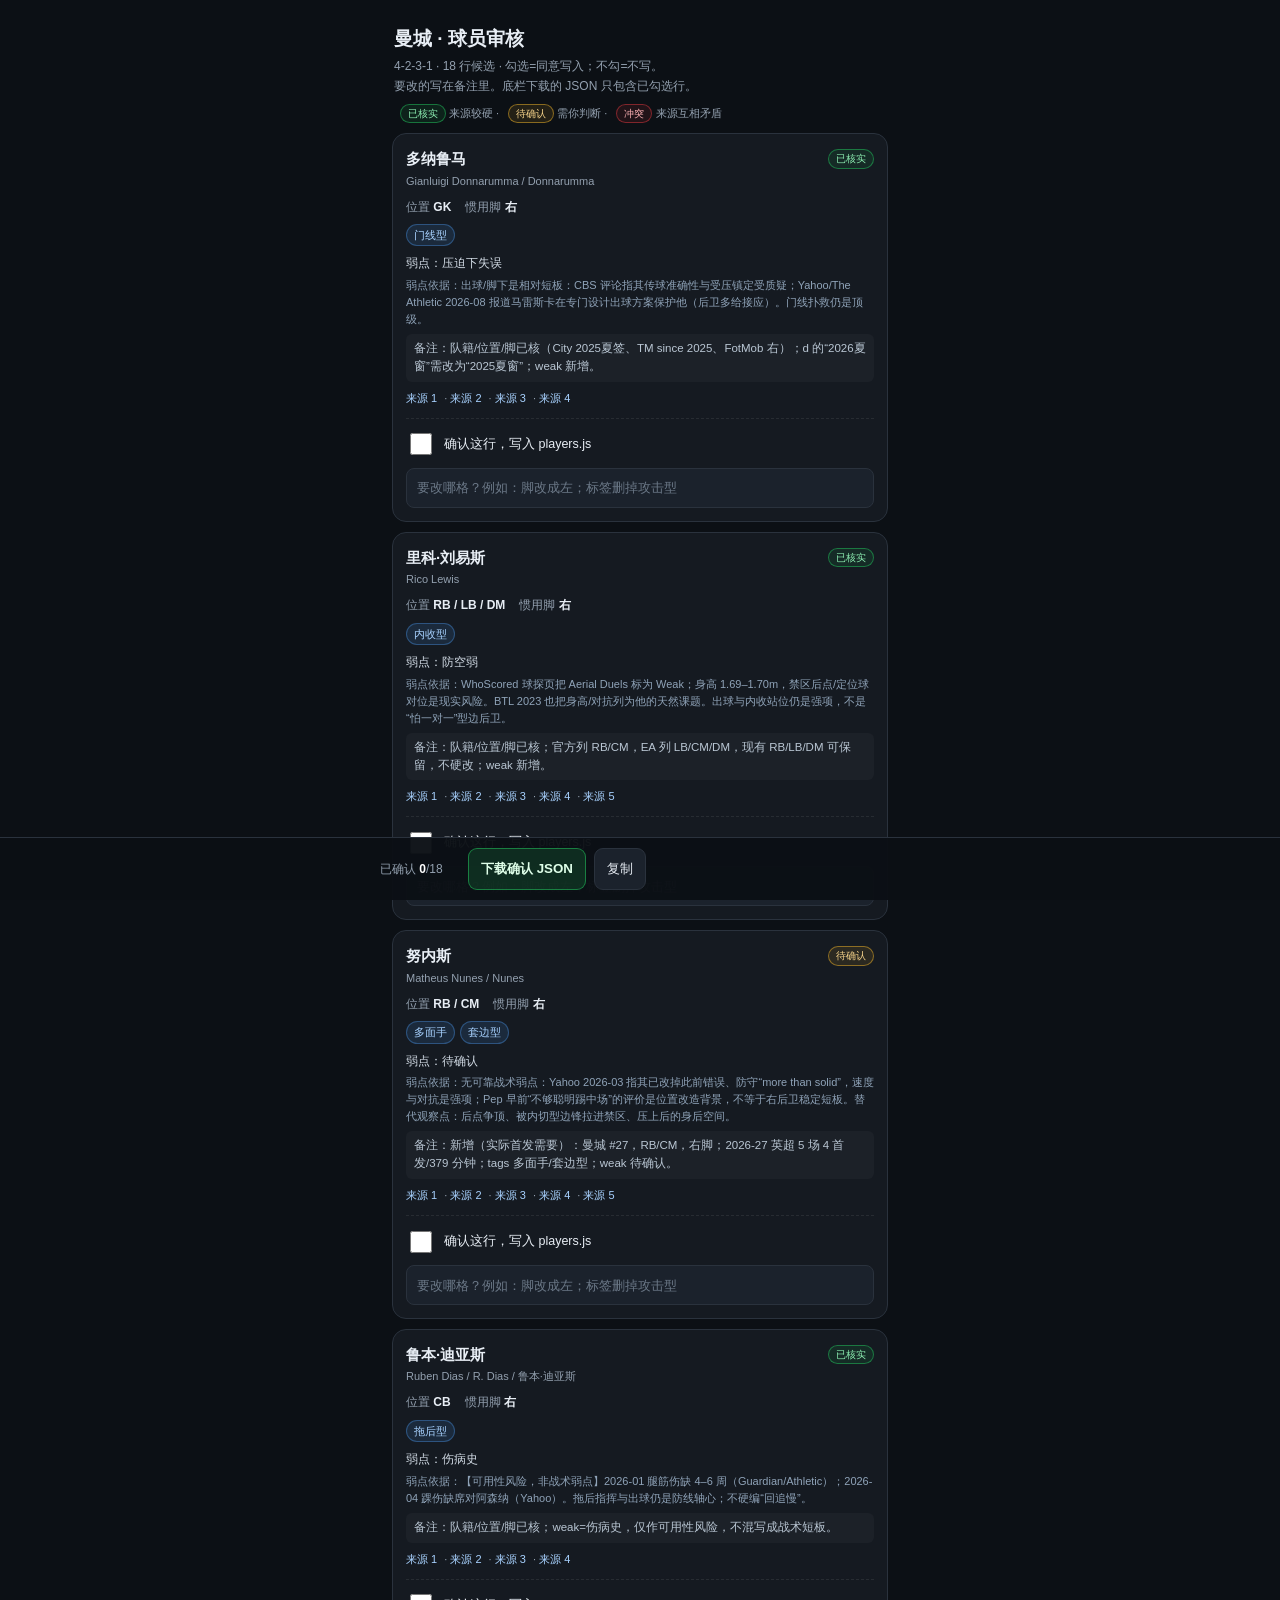
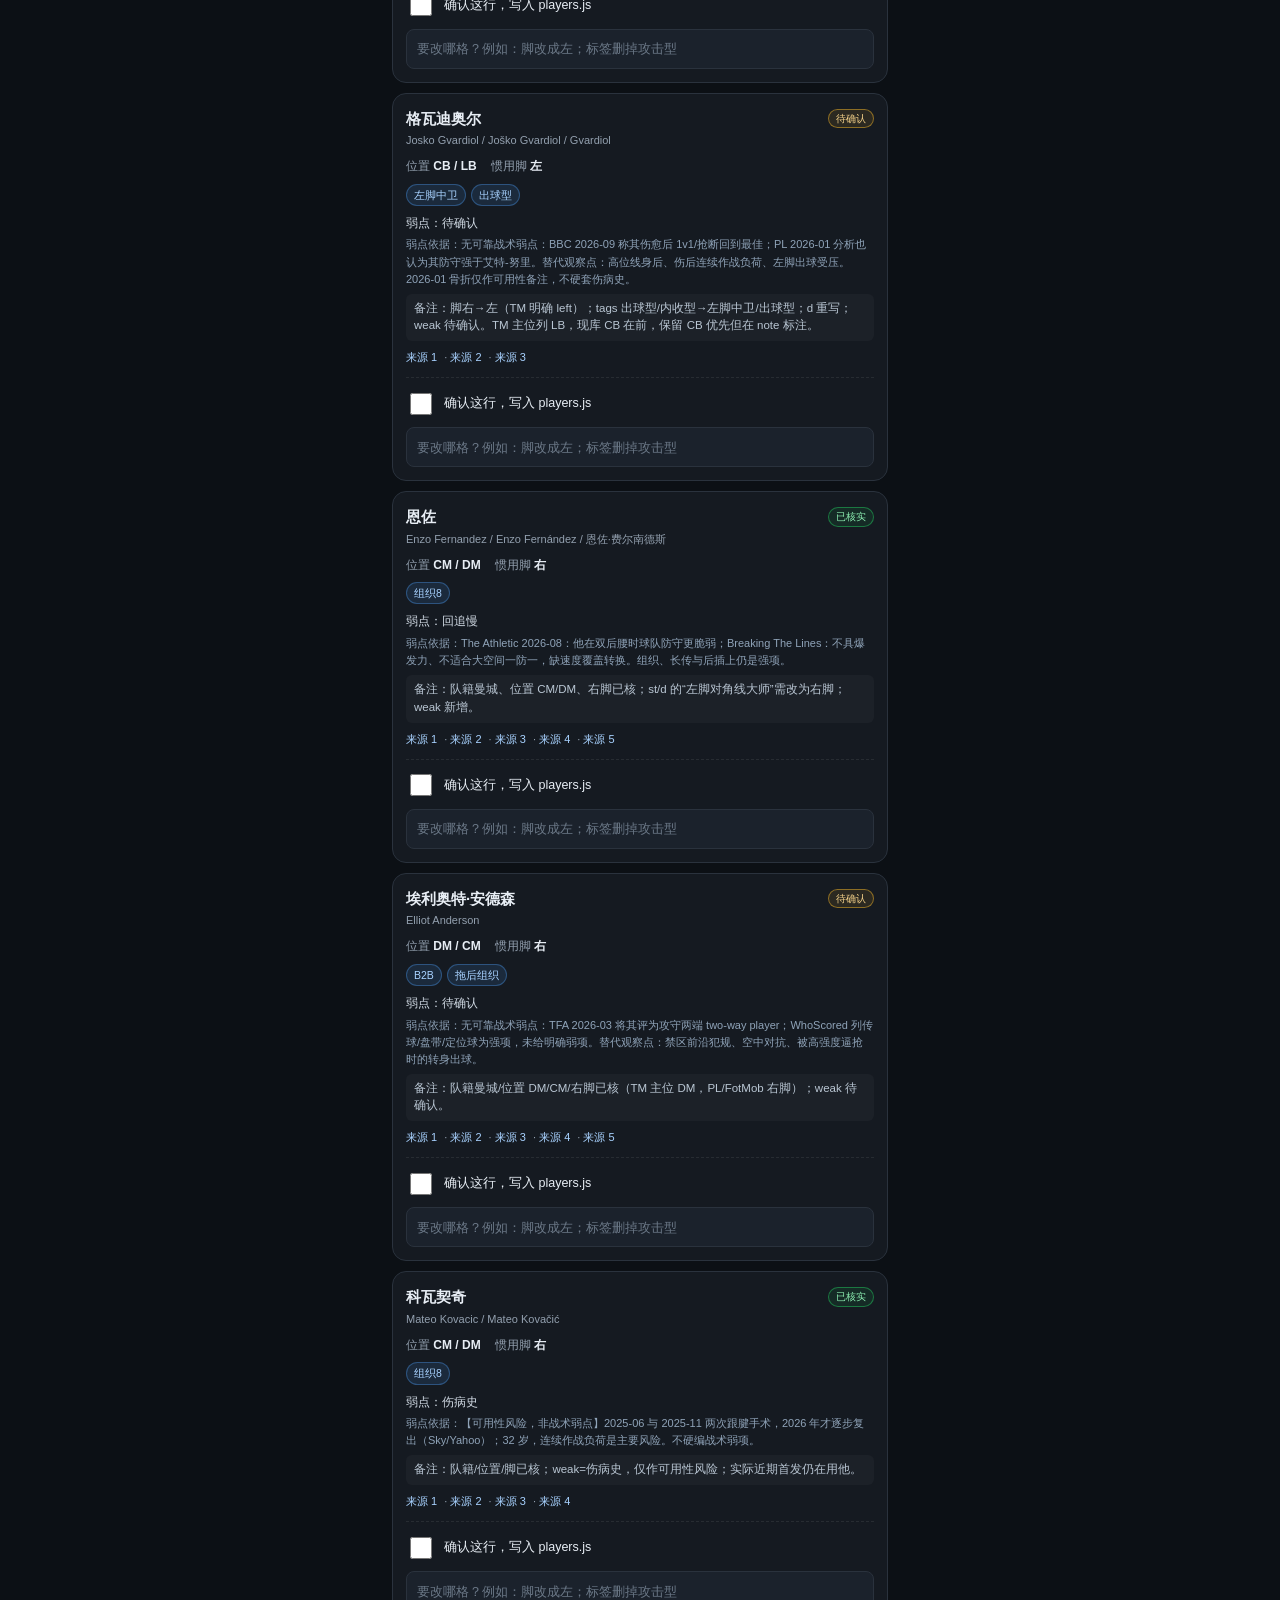
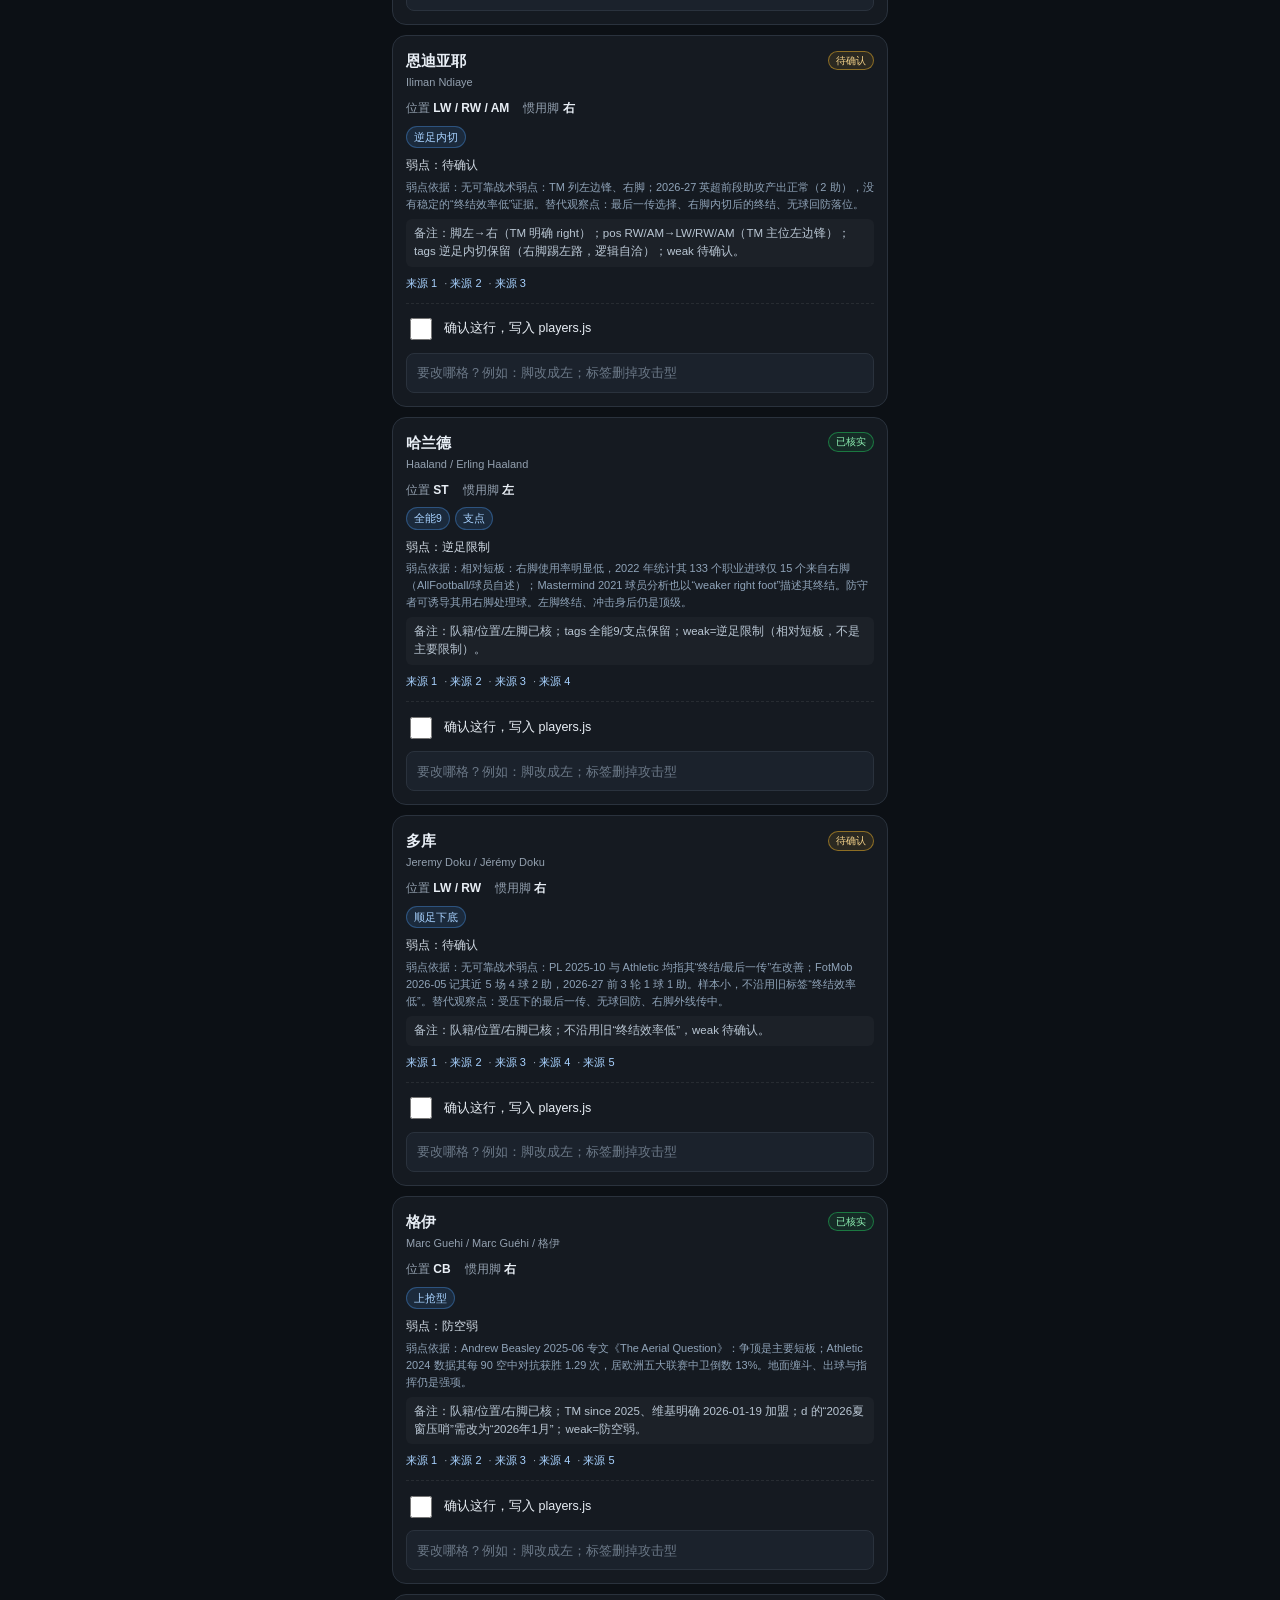
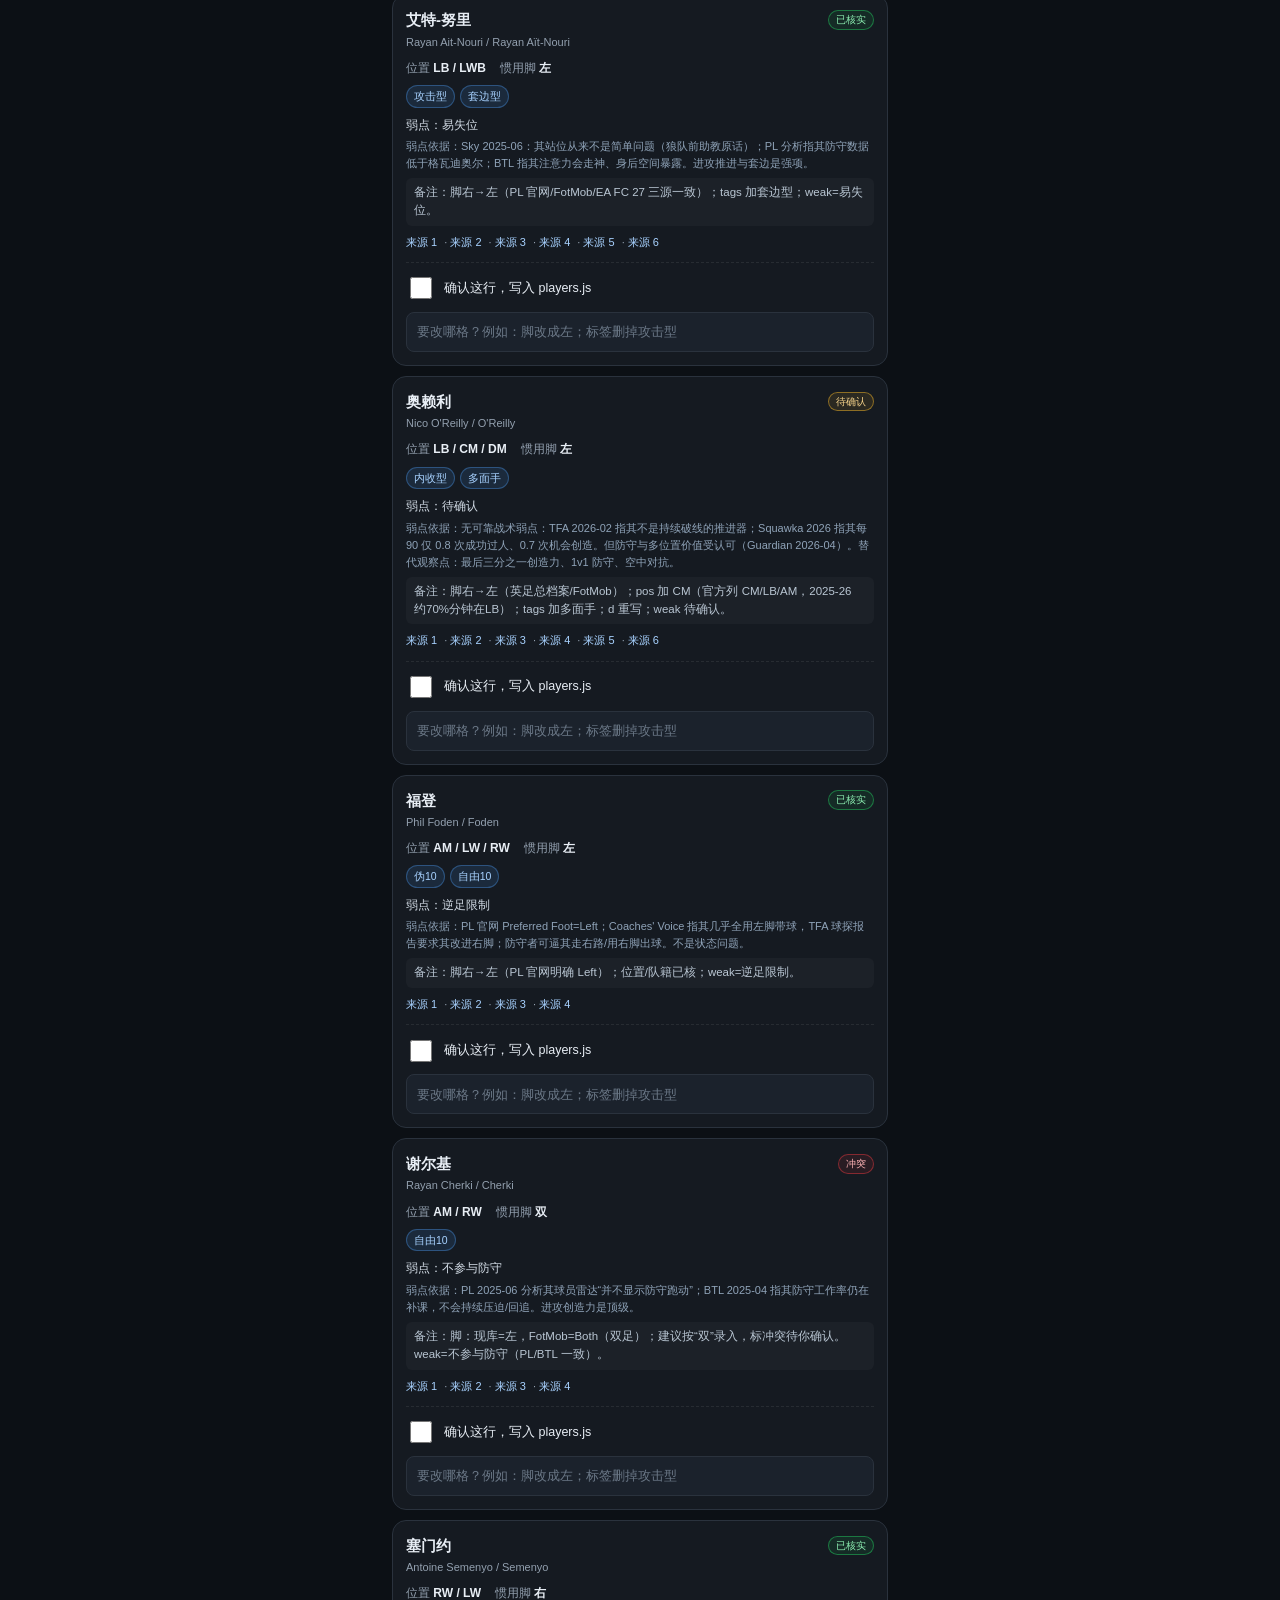
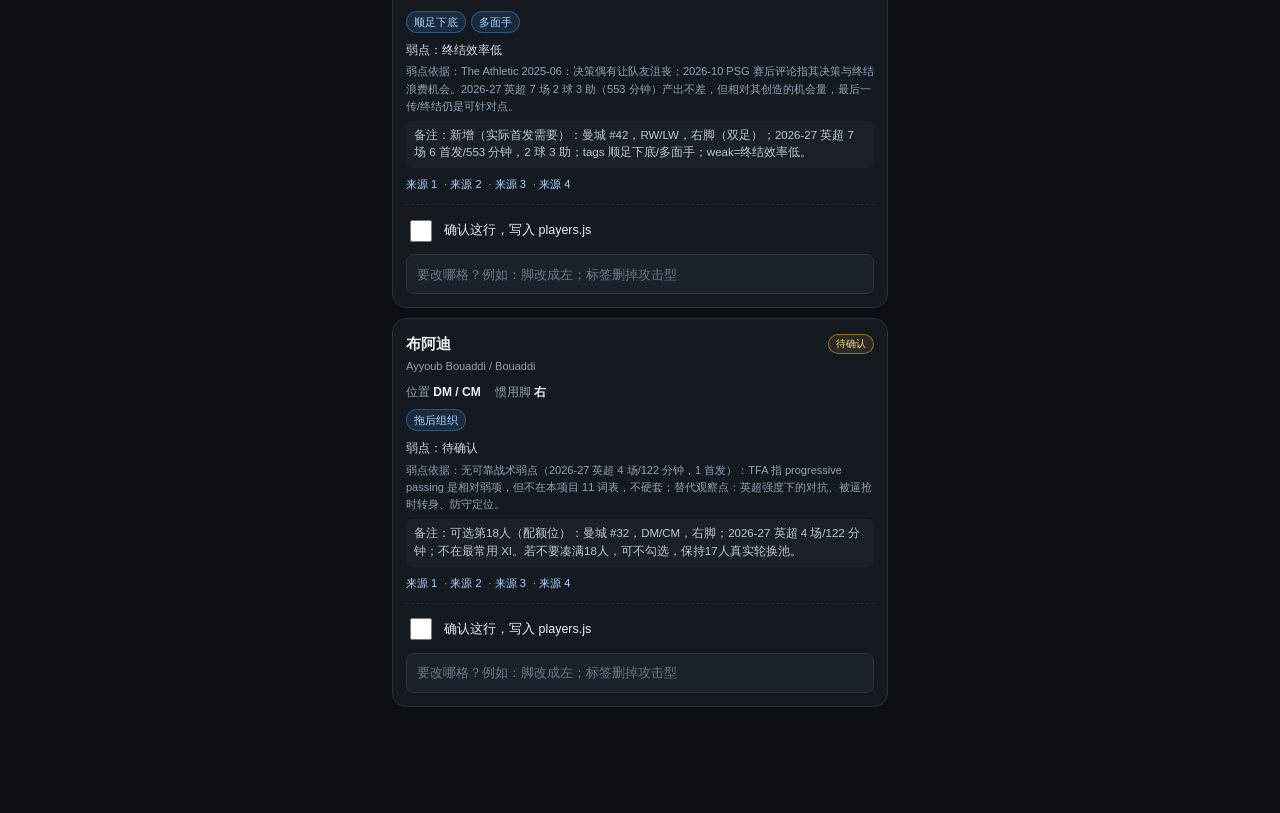
<file: tacticboard-engine/audit/2026-10-21/mancity-verify.html>
<!doctype html>
<html lang="zh-CN"><head>
<meta charset="utf-8">
<meta name="viewport" content="width=device-width,initial-scale=1,viewport-fit=cover">
<title>曼城 · 球员审核</title>
<style>
:root{--bg:#0c1015;--card:#151a21;--card2:#1b222c;--line:#2a323d;--txt:#e8eef5;--mut:#93a0af;
--green:#23c55e;--red:#e2383f;--amber:#f0b429;--blue:#4ea1ff}
*{box-sizing:border-box}
body{margin:0;background:var(--bg);color:var(--txt);font:14px/1.55 -apple-system,BlinkMacSystemFont,"PingFang SC",Roboto,"Microsoft YaHei",sans-serif}
main{max-width:520px;margin:0 auto;padding:14px 12px 96px}
header{padding:4px 2px 10px}
h1{font-size:19px;margin:0 0 4px}
.sub{font-size:12px;color:var(--mut);line-height:1.6}
.legend{font-size:11px;color:var(--mut);margin-top:8px}
.badge{display:inline-block;font-size:10px;border:1px solid;border-radius:99px;padding:1px 7px;margin-left:6px;white-space:nowrap}
.badge.ok{color:#8ef0b3;border-color:rgba(35,197,94,.5);background:rgba(35,197,94,.1)}
.badge.warn{color:#f5d28a;border-color:rgba(240,180,41,.5);background:rgba(240,180,41,.1)}
.badge.bad{color:#ffb4b7;border-color:rgba(226,56,63,.5);background:rgba(226,56,63,.1)}
.card{background:var(--card);border:1px solid var(--line);border-radius:14px;padding:13px;margin:0 0 10px}
.card.done{border-color:rgba(35,197,94,.55)}
.top{display:flex;justify-content:space-between;align-items:center;gap:8px;font-size:15px}
.en{font-size:11px;color:var(--mut);margin-top:2px;overflow-wrap:anywhere}
.meta{display:flex;gap:14px;flex-wrap:wrap;font-size:12px;margin-top:8px}
.kv{color:var(--mut)}
.kv b{color:var(--txt);font-weight:700}
.tags{display:flex;gap:5px;flex-wrap:wrap;margin-top:8px}
.tag{font-size:10.5px;color:#a8d2ff;background:rgba(78,161,255,.12);border:1px solid rgba(78,161,255,.35);border-radius:99px;padding:2px 7px}
.weak{font-size:12px;color:#d3dce6;margin-top:8px}
.weaknote{font-size:11px;color:#8fa3b8;margin-top:4px;line-height:1.55}
.note{font-size:11.5px;color:#b9c6d3;margin-top:6px;background:rgba(255,255,255,.03);border-radius:6px;padding:6px 8px}
.src{font-size:11px;color:var(--mut);margin-top:8px;overflow-wrap:anywhere}
.src a{color:#a8d2ff;text-decoration:none;margin-right:4px}
.muted{color:#6b7887}
.check{display:flex;align-items:center;gap:9px;margin-top:11px;border-top:1px dashed #ffffff14;padding-top:10px;font-size:12.5px;min-height:42px}
.check input{width:22px;height:22px;accent-color:var(--green);flex:0 0 22px}
.memo{display:block;width:100%;margin-top:8px;background:var(--card2);border:1px solid var(--line);color:var(--txt);
border-radius:8px;padding:10px;font:12px/1.5 inherit;min-height:40px}
.memo::placeholder{color:#6b7887}
footer{position:fixed;left:0;right:0;bottom:0;background:rgba(12,16,21,.97);border-top:1px solid var(--line);
padding:10px 12px calc(10px + env(safe-area-inset-bottom));z-index:9}
.fbar{max-width:520px;margin:0 auto;display:flex;gap:8px;align-items:center}
.count{font-size:12px;color:var(--mut);flex:0 0 auto;min-width:80px}
.count b{color:#fff}
button{font:13px/1.2 inherit;border-radius:9px;min-height:42px;padding:10px 12px;border:1px solid var(--line);
background:var(--card2);color:var(--txt)}
button.primary{background:rgba(35,197,94,.16);border-color:rgba(35,197,94,.55);color:#dfffe9;font-weight:700}
button:active{transform:scale(.98)}
#fallback{display:none;margin-top:8px}
#fallback textarea{width:100%;height:90px;background:var(--card2);border:1px solid var(--line);color:var(--txt);
border-radius:8px;padding:8px;font:11px/1.5 ui-monospace,Menlo,monospace}
.toast{position:fixed;left:50%;bottom:70px;transform:translateX(-50%);background:#1f2a35;border:1px solid #3a4a5a;
color:#fff;border-radius:99px;padding:7px 13px;font-size:12px;opacity:0;pointer-events:none;transition:opacity .2s;z-index:20}
.toast.on{opacity:1}
@media(min-width:521px){main{padding-top:20px}}
</style></head>
<body>
<main>
<header>
  <h1>曼城 · 球员审核</h1>
  <div class="sub">4-2-3-1 · 18 行候选 · 勾选=同意写入；不勾=不写。<br>
  要改的写在备注里。底栏下载的 JSON 只包含已勾选行。</div>
  <div class="legend"><span class="badge ok">已核实</span> 来源较硬 · <span class="badge warn">待确认</span> 需你判断 · <span class="badge bad">冲突</span> 来源互相矛盾</div>
</header>

<section class="card" data-card="0">
  <div class="top"><b>多纳鲁马</b><span class="badge ok">已核实</span></div>
  <div class="en">Gianluigi Donnarumma / Donnarumma</div>
  <div class="meta">
    <span class="kv">位置 <b>GK</b></span>
    <span class="kv">惯用脚 <b>右</b></span>
  </div>
  <div class="tags"><span class="tag">门线型</span></div>
  <div class="weak">弱点：压迫下失误</div>
  <div class="weaknote">弱点依据：出球/脚下是相对短板：CBS 评论指其传球准确性与受压镇定受质疑；Yahoo/The Athletic 2026-08 报道马雷斯卡在专门设计出球方案保护他（后卫多给接应）。门线扑救仍是顶级。</div>
  <div class="note">备注：队籍/位置/脚已核（City 2025夏签、TM since 2025、FotMob 右）；d 的“2026夏窗”需改为“2025夏窗”；weak 新增。</div>
  <div class="src"><a href="https://www.mancity.com/news/mens/gianluigi-donnarumma-hungry-to-make-history-with-man-city-63893199" target="_blank" rel="noopener">来源 1</a> · <a href="https://www.transfermarkt.com/gianluigi-donnarumma/profil/spieler/315858" target="_blank" rel="noopener">来源 2</a> · <a href="https://www.fotmob.com/players/618878/gianluigi-donnarumma" target="_blank" rel="noopener">来源 3</a> · <a href="https://sports.yahoo.com/articles/the-goalkeeper-fit-at-manchester-city-remains-a-puzzle-to-solve-075500173.html" target="_blank" rel="noopener">来源 4</a></div>
  <label class="check"><input type="checkbox" data-check="0"> <span>确认这行，写入 players.js</span></label>
  <input class="memo" data-memo="0" placeholder="要改哪格？例如：脚改成左；标签删掉攻击型">
</section>
<section class="card" data-card="1">
  <div class="top"><b>里科·刘易斯</b><span class="badge ok">已核实</span></div>
  <div class="en">Rico Lewis</div>
  <div class="meta">
    <span class="kv">位置 <b>RB / LB / DM</b></span>
    <span class="kv">惯用脚 <b>右</b></span>
  </div>
  <div class="tags"><span class="tag">内收型</span></div>
  <div class="weak">弱点：防空弱</div>
  <div class="weaknote">弱点依据：WhoScored 球探页把 Aerial Duels 标为 Weak；身高 1.69–1.70m，禁区后点/定位球对位是现实风险。BTL 2023 也把身高/对抗列为他的天然课题。出球与内收站位仍是强项，不是“怕一对一”型边后卫。</div>
  <div class="note">备注：队籍/位置/脚已核；官方列 RB/CM，EA 列 LB/CM/DM，现有 RB/LB/DM 可保留，不硬改；weak 新增。</div>
  <div class="src"><a href="https://www.transfermarkt.com/rico-lewis/profil/spieler/701057" target="_blank" rel="noopener">来源 1</a> · <a href="https://www.fotmob.com/players/1288450/rico-lewis" target="_blank" rel="noopener">来源 2</a> · <a href="https://www.premierleague.com/en/players/477064/rico-lewis/overview" target="_blank" rel="noopener">来源 3</a> · <a href="https://www.whoscored.com/players/444791/show/rico-lewis" target="_blank" rel="noopener">来源 4</a> · <a href="https://breakingthelines.com/@btl/player-analysis-rico-lewis" target="_blank" rel="noopener">来源 5</a></div>
  <label class="check"><input type="checkbox" data-check="1"> <span>确认这行，写入 players.js</span></label>
  <input class="memo" data-memo="1" placeholder="要改哪格？例如：脚改成左；标签删掉攻击型">
</section>
<section class="card" data-card="2">
  <div class="top"><b>努内斯</b><span class="badge warn">待确认</span></div>
  <div class="en">Matheus Nunes / Nunes</div>
  <div class="meta">
    <span class="kv">位置 <b>RB / CM</b></span>
    <span class="kv">惯用脚 <b>右</b></span>
  </div>
  <div class="tags"><span class="tag">多面手</span><span class="tag">套边型</span></div>
  <div class="weak">弱点：待确认</div>
  <div class="weaknote">弱点依据：无可靠战术弱点：Yahoo 2026-03 指其已改掉此前错误、防守“more than solid”，速度与对抗是强项；Pep 早前“不够聪明踢中场”的评价是位置改造背景，不等于右后卫稳定短板。替代观察点：后点争顶、被内切型边锋拉进禁区、压上后的身后空间。</div>
  <div class="note">备注：新增（实际首发需要）：曼城 #27，RB/CM，右脚；2026-27 英超 5 场 4 首发/379 分钟；tags 多面手/套边型；weak 待确认。</div>
  <div class="src"><a href="https://www.transfermarkt.com/matheus-nunes/profil/spieler/601883" target="_blank" rel="noopener">来源 1</a> · <a href="https://www.fotmob.com/players/955529/matheus-nunes" target="_blank" rel="noopener">来源 2</a> · <a href="https://sports.yahoo.com/articles/manchester-city-could-look-young-065000360.html" target="_blank" rel="noopener">来源 3</a> · <a href="https://www.mancity.com/news/mens/matheus-nunes-west-ham-premier-league-preview-63901757" target="_blank" rel="noopener">来源 4</a> · <a href="https://footballapi.pulselive.com/football/stats/player/76204?comp=1&amp;compSeasons=841" target="_blank" rel="noopener">来源 5</a></div>
  <label class="check"><input type="checkbox" data-check="2"> <span>确认这行，写入 players.js</span></label>
  <input class="memo" data-memo="2" placeholder="要改哪格？例如：脚改成左；标签删掉攻击型">
</section>
<section class="card" data-card="3">
  <div class="top"><b>鲁本·迪亚斯</b><span class="badge ok">已核实</span></div>
  <div class="en">Ruben Dias / R. Dias / 鲁本·迪亚斯</div>
  <div class="meta">
    <span class="kv">位置 <b>CB</b></span>
    <span class="kv">惯用脚 <b>右</b></span>
  </div>
  <div class="tags"><span class="tag">拖后型</span></div>
  <div class="weak">弱点：伤病史</div>
  <div class="weaknote">弱点依据：【可用性风险，非战术弱点】2026-01 腿筋伤缺 4–6 周（Guardian/Athletic）；2026-04 踝伤缺席对阿森纳（Yahoo）。拖后指挥与出球仍是防线轴心；不硬编“回追慢”。</div>
  <div class="note">备注：队籍/位置/脚已核；weak=伤病史，仅作可用性风险，不混写成战术短板。</div>
  <div class="src"><a href="https://www.transfermarkt.com/ruben-dias/profil/spieler/258004" target="_blank" rel="noopener">来源 1</a> · <a href="https://www.fotmob.com/players/614006/ruben-dias" target="_blank" rel="noopener">来源 2</a> · <a href="https://www.theguardian.com/football/2026/jan/06/manchester-city-ruben-dias-injury-out-for-up-to-six-weeks" target="_blank" rel="noopener">来源 3</a> · <a href="https://sports.yahoo.com/articles/why-ruben-dias-not-playing-152000666.html" target="_blank" rel="noopener">来源 4</a></div>
  <label class="check"><input type="checkbox" data-check="3"> <span>确认这行，写入 players.js</span></label>
  <input class="memo" data-memo="3" placeholder="要改哪格？例如：脚改成左；标签删掉攻击型">
</section>
<section class="card" data-card="4">
  <div class="top"><b>格瓦迪奥尔</b><span class="badge warn">待确认</span></div>
  <div class="en">Josko Gvardiol / Joško Gvardiol / Gvardiol</div>
  <div class="meta">
    <span class="kv">位置 <b>CB / LB</b></span>
    <span class="kv">惯用脚 <b>左</b></span>
  </div>
  <div class="tags"><span class="tag">左脚中卫</span><span class="tag">出球型</span></div>
  <div class="weak">弱点：待确认</div>
  <div class="weaknote">弱点依据：无可靠战术弱点：BBC 2026-09 称其伤愈后 1v1/抢断回到最佳；PL 2026-01 分析也认为其防守强于艾特-努里。替代观察点：高位线身后、伤后连续作战负荷、左脚出球受压。2026-01 骨折仅作可用性备注，不硬套伤病史。</div>
  <div class="note">备注：脚右→左（TM 明确 left）；tags 出球型/内收型→左脚中卫/出球型；d 重写；weak 待确认。TM 主位列 LB，现库 CB 在前，保留 CB 优先但在 note 标注。</div>
  <div class="src"><a href="https://www.transfermarkt.com/josko-gvardiol/profil/spieler/475959" target="_blank" rel="noopener">来源 1</a> · <a href="https://www.bbc.com/sport/football/articles/cm0e35jrqyd7o" target="_blank" rel="noopener">来源 2</a> · <a href="https://www.premierleague.com/en/news/4531379/how-do-man-city-cope-without-injured-defenders" target="_blank" rel="noopener">来源 3</a></div>
  <label class="check"><input type="checkbox" data-check="4"> <span>确认这行，写入 players.js</span></label>
  <input class="memo" data-memo="4" placeholder="要改哪格？例如：脚改成左；标签删掉攻击型">
</section>
<section class="card" data-card="5">
  <div class="top"><b>恩佐</b><span class="badge ok">已核实</span></div>
  <div class="en">Enzo Fernandez / Enzo Fernández / 恩佐·费尔南德斯</div>
  <div class="meta">
    <span class="kv">位置 <b>CM / DM</b></span>
    <span class="kv">惯用脚 <b>右</b></span>
  </div>
  <div class="tags"><span class="tag">组织8</span></div>
  <div class="weak">弱点：回追慢</div>
  <div class="weaknote">弱点依据：The Athletic 2026-08：他在双后腰时球队防守更脆弱；Breaking The Lines：不具爆发力、不适合大空间一防一，缺速度覆盖转换。组织、长传与后插上仍是强项。</div>
  <div class="note">备注：队籍曼城、位置 CM/DM、右脚已核；st/d 的“左脚对角线大师”需改为右脚；weak 新增。</div>
  <div class="src"><a href="https://www.transfermarkt.com/enzo-fernandez/profil/spieler/648195" target="_blank" rel="noopener">来源 1</a> · <a href="https://www.fotmob.com/players/1137705/enzo-fernandez" target="_blank" rel="noopener">来源 2</a> · <a href="https://www.premierleague.com/en/players/448047/enzo-fernandez/overview" target="_blank" rel="noopener">来源 3</a> · <a href="https://www.nytimes.com/athletic/7537847/2026/08/26/chelsea-enzo-fernandez-transfer-tactics-analysis/" target="_blank" rel="noopener">来源 4</a> · <a href="https://breakingthelines.com/@btl/enzo-fernandez-the-double-standard-at-chelsea" target="_blank" rel="noopener">来源 5</a></div>
  <label class="check"><input type="checkbox" data-check="5"> <span>确认这行，写入 players.js</span></label>
  <input class="memo" data-memo="5" placeholder="要改哪格？例如：脚改成左；标签删掉攻击型">
</section>
<section class="card" data-card="6">
  <div class="top"><b>埃利奥特·安德森</b><span class="badge warn">待确认</span></div>
  <div class="en">Elliot Anderson</div>
  <div class="meta">
    <span class="kv">位置 <b>DM / CM</b></span>
    <span class="kv">惯用脚 <b>右</b></span>
  </div>
  <div class="tags"><span class="tag">B2B</span><span class="tag">拖后组织</span></div>
  <div class="weak">弱点：待确认</div>
  <div class="weaknote">弱点依据：无可靠战术弱点：TFA 2026-03 将其评为攻守两端 two-way player；WhoScored 列传球/盘带/定位球为强项，未给明确弱项。替代观察点：禁区前沿犯规、空中对抗、被高强度逼抢时的转身出球。</div>
  <div class="note">备注：队籍曼城/位置 DM/CM/右脚已核（TM 主位 DM，PL/FotMob 右脚）；weak 待确认。</div>
  <div class="src"><a href="https://www.transfermarkt.com/elliot-anderson/profil/spieler/567576" target="_blank" rel="noopener">来源 1</a> · <a href="https://www.premierleague.com/en/players/215379/elliot-anderson/overview" target="_blank" rel="noopener">来源 2</a> · <a href="https://www.fotmob.com/players/1089691/elliot-anderson" target="_blank" rel="noopener">来源 3</a> · <a href="https://totalfootballanalysis.com/player-analysis/elliot-anderson-scout-report-nottingham-forest-2025-2026-analysis" target="_blank" rel="noopener">来源 4</a> · <a href="https://www.whoscored.com/players/402596/show/elliot-anderson" target="_blank" rel="noopener">来源 5</a></div>
  <label class="check"><input type="checkbox" data-check="6"> <span>确认这行，写入 players.js</span></label>
  <input class="memo" data-memo="6" placeholder="要改哪格？例如：脚改成左；标签删掉攻击型">
</section>
<section class="card" data-card="7">
  <div class="top"><b>科瓦契奇</b><span class="badge ok">已核实</span></div>
  <div class="en">Mateo Kovacic / Mateo Kovačić</div>
  <div class="meta">
    <span class="kv">位置 <b>CM / DM</b></span>
    <span class="kv">惯用脚 <b>右</b></span>
  </div>
  <div class="tags"><span class="tag">组织8</span></div>
  <div class="weak">弱点：伤病史</div>
  <div class="weaknote">弱点依据：【可用性风险，非战术弱点】2025-06 与 2025-11 两次跟腱手术，2026 年才逐步复出（Sky/Yahoo）；32 岁，连续作战负荷是主要风险。不硬编战术弱项。</div>
  <div class="note">备注：队籍/位置/脚已核；weak=伤病史，仅作可用性风险；实际近期首发仍在用他。</div>
  <div class="src"><a href="https://www.transfermarkt.com/mateo-kovacic/profil/spieler/51471" target="_blank" rel="noopener">来源 1</a> · <a href="https://www.fotmob.com/players/239219/mateo-kovacic" target="_blank" rel="noopener">来源 2</a> · <a href="https://www.premierleague.com/en/players/91651/mateo-kovacic/career" target="_blank" rel="noopener">来源 3</a> · <a href="https://ca.sports.yahoo.com/news/manchester-city-midfielder-undergo-surgery-114100187.html" target="_blank" rel="noopener">来源 4</a></div>
  <label class="check"><input type="checkbox" data-check="7"> <span>确认这行，写入 players.js</span></label>
  <input class="memo" data-memo="7" placeholder="要改哪格？例如：脚改成左；标签删掉攻击型">
</section>
<section class="card" data-card="8">
  <div class="top"><b>恩迪亚耶</b><span class="badge warn">待确认</span></div>
  <div class="en">Iliman Ndiaye</div>
  <div class="meta">
    <span class="kv">位置 <b>LW / RW / AM</b></span>
    <span class="kv">惯用脚 <b>右</b></span>
  </div>
  <div class="tags"><span class="tag">逆足内切</span></div>
  <div class="weak">弱点：待确认</div>
  <div class="weaknote">弱点依据：无可靠战术弱点：TM 列左边锋、右脚；2026-27 英超前段助攻产出正常（2 助），没有稳定的“终结效率低”证据。替代观察点：最后一传选择、右脚内切后的终结、无球回防落位。</div>
  <div class="note">备注：脚左→右（TM 明确 right）；pos RW/AM→LW/RW/AM（TM 主位左边锋）；tags 逆足内切保留（右脚踢左路，逻辑自洽）；weak 待确认。</div>
  <div class="src"><a href="https://www.transfermarkt.us/iliman-ndiaye/profil/spieler/623570" target="_blank" rel="noopener">来源 1</a> · <a href="https://www.premierleague.com/en/players/440993/iliman-ndiaye/stats" target="_blank" rel="noopener">来源 2</a> · <a href="https://statshub.com/player/iliman-ndiaye/23817" target="_blank" rel="noopener">来源 3</a></div>
  <label class="check"><input type="checkbox" data-check="8"> <span>确认这行，写入 players.js</span></label>
  <input class="memo" data-memo="8" placeholder="要改哪格？例如：脚改成左；标签删掉攻击型">
</section>
<section class="card" data-card="9">
  <div class="top"><b>哈兰德</b><span class="badge ok">已核实</span></div>
  <div class="en">Haaland / Erling Haaland</div>
  <div class="meta">
    <span class="kv">位置 <b>ST</b></span>
    <span class="kv">惯用脚 <b>左</b></span>
  </div>
  <div class="tags"><span class="tag">全能9</span><span class="tag">支点</span></div>
  <div class="weak">弱点：逆足限制</div>
  <div class="weaknote">弱点依据：相对短板：右脚使用率明显低，2022 年统计其 133 个职业进球仅 15 个来自右脚（AllFootball/球员自述）；Mastermind 2021 球员分析也以“weaker right foot”描述其终结。防守者可诱导其用右脚处理球。左脚终结、冲击身后仍是顶级。</div>
  <div class="note">备注：队籍/位置/左脚已核；tags 全能9/支点保留；weak=逆足限制（相对短板，不是主要限制）。</div>
  <div class="src"><a href="https://www.transfermarkt.com/erling-haaland/profil/spieler/418560" target="_blank" rel="noopener">来源 1</a> · <a href="https://www.fotmob.com/players/737066/erling-haaland" target="_blank" rel="noopener">来源 2</a> · <a href="https://www.allfootballapp.com/articles/2918208-defenders-beware-erling-haaland-doing-extra" target="_blank" rel="noopener">来源 3</a> · <a href="https://themastermindsite.com/2021/03/09/erling-haaland-player-analysis/" target="_blank" rel="noopener">来源 4</a></div>
  <label class="check"><input type="checkbox" data-check="9"> <span>确认这行，写入 players.js</span></label>
  <input class="memo" data-memo="9" placeholder="要改哪格？例如：脚改成左；标签删掉攻击型">
</section>
<section class="card" data-card="10">
  <div class="top"><b>多库</b><span class="badge warn">待确认</span></div>
  <div class="en">Jeremy Doku / Jérémy Doku</div>
  <div class="meta">
    <span class="kv">位置 <b>LW / RW</b></span>
    <span class="kv">惯用脚 <b>右</b></span>
  </div>
  <div class="tags"><span class="tag">顺足下底</span></div>
  <div class="weak">弱点：待确认</div>
  <div class="weaknote">弱点依据：无可靠战术弱点：PL 2025-10 与 Athletic 均指其“终结/最后一传”在改善；FotMob 2026-05 记其近 5 场 4 球 2 助，2026-27 前 3 轮 1 球 1 助。样本小，不沿用旧标签“终结效率低”。替代观察点：受压下的最后一传、无球回防、右脚外线传中。</div>
  <div class="note">备注：队籍/位置/右脚已核；不沿用旧“终结效率低”，weak 待确认。</div>
  <div class="src"><a href="https://www.transfermarkt.com/jeremy-doku/profil/spieler/486049" target="_blank" rel="noopener">来源 1</a> · <a href="https://www.fotmob.com/players/942368/jeremy-doku" target="_blank" rel="noopener">来源 2</a> · <a href="https://www.premierleague.com/en/players/248875/jeremy-doku/overview" target="_blank" rel="noopener">来源 3</a> · <a href="https://www.premierleague.com/en/news/4432018/analysis-doku-adding-end-product-to-match-dribbling-skills" target="_blank" rel="noopener">来源 4</a> · <a href="https://www.fotmob.com/topnews/27946-jeremy-doku-has-added-goals-his-game-that-could-make-him-best-winger-world" target="_blank" rel="noopener">来源 5</a></div>
  <label class="check"><input type="checkbox" data-check="10"> <span>确认这行，写入 players.js</span></label>
  <input class="memo" data-memo="10" placeholder="要改哪格？例如：脚改成左；标签删掉攻击型">
</section>
<section class="card" data-card="11">
  <div class="top"><b>格伊</b><span class="badge ok">已核实</span></div>
  <div class="en">Marc Guehi / Marc Guéhi / 格伊</div>
  <div class="meta">
    <span class="kv">位置 <b>CB</b></span>
    <span class="kv">惯用脚 <b>右</b></span>
  </div>
  <div class="tags"><span class="tag">上抢型</span></div>
  <div class="weak">弱点：防空弱</div>
  <div class="weaknote">弱点依据：Andrew Beasley 2025-06 专文《The Aerial Question》：争顶是主要短板；Athletic 2024 数据其每 90 空中对抗获胜 1.29 次，居欧洲五大联赛中卫倒数 13%。地面缠斗、出球与指挥仍是强项。</div>
  <div class="note">备注：队籍/位置/右脚已核；TM since 2025、维基明确 2026-01-19 加盟；d 的“2026夏窗压哨”需改为“2026年1月”；weak=防空弱。</div>
  <div class="src"><a href="https://www.transfermarkt.com/marc-guehi/profil/spieler/392757" target="_blank" rel="noopener">来源 1</a> · <a href="https://www.fotmob.com/players/844425/marc-guehi" target="_blank" rel="noopener">来源 2</a> · <a href="https://www.premierleague.com/en/players/209036/marc-guehi/overview" target="_blank" rel="noopener">来源 3</a> · <a href="https://www.andrewbeasleyfootball.com/p/marc-guehi-the-aerial-question" target="_blank" rel="noopener">来源 4</a> · <a href="https://www.nytimes.com/athletic/5686580/2024/08/08/marc-guehi-analysed-newcastle-palace-england/" target="_blank" rel="noopener">来源 5</a></div>
  <label class="check"><input type="checkbox" data-check="11"> <span>确认这行，写入 players.js</span></label>
  <input class="memo" data-memo="11" placeholder="要改哪格？例如：脚改成左；标签删掉攻击型">
</section>
<section class="card" data-card="12">
  <div class="top"><b>艾特-努里</b><span class="badge ok">已核实</span></div>
  <div class="en">Rayan Ait-Nouri / Rayan Aït-Nouri</div>
  <div class="meta">
    <span class="kv">位置 <b>LB / LWB</b></span>
    <span class="kv">惯用脚 <b>左</b></span>
  </div>
  <div class="tags"><span class="tag">攻击型</span><span class="tag">套边型</span></div>
  <div class="weak">弱点：易失位</div>
  <div class="weaknote">弱点依据：Sky 2025-06：其站位从来不是简单问题（狼队前助教原话）；PL 分析指其防守数据低于格瓦迪奥尔；BTL 指其注意力会走神、身后空间暴露。进攻推进与套边是强项。</div>
  <div class="note">备注：脚右→左（PL 官网/FotMob/EA FC 27 三源一致）；tags 加套边型；weak=易失位。</div>
  <div class="src"><a href="https://www.transfermarkt.com/rayan-ait-nouri/profil/spieler/578391" target="_blank" rel="noopener">来源 1</a> · <a href="https://www.fotmob.com/players/933845/rayan-ait-nouri" target="_blank" rel="noopener">来源 2</a> · <a href="https://www.premierleague.com/en/players/448514/rayan-ait-nouri/overview" target="_blank" rel="noopener">来源 3</a> · <a href="https://www.skysports.com/football/news/13375301/rayan-ait-nouri-to-man-city-wolves-wing-back-is-technically-excellent-and-a-good-fit-for-pep-guardiolas-game" target="_blank" rel="noopener">来源 4</a> · <a href="https://www.premierleague.com/en/news/4323205/analysis-will-ait-nouri-signing-signal-guardiola-evolution" target="_blank" rel="noopener">来源 5</a> · <a href="https://breakingthelines.com/@btl/player-analysis-rayan-ait-nouri" target="_blank" rel="noopener">来源 6</a></div>
  <label class="check"><input type="checkbox" data-check="12"> <span>确认这行，写入 players.js</span></label>
  <input class="memo" data-memo="12" placeholder="要改哪格？例如：脚改成左；标签删掉攻击型">
</section>
<section class="card" data-card="13">
  <div class="top"><b>奥赖利</b><span class="badge warn">待确认</span></div>
  <div class="en">Nico O&#39;Reilly / O&#39;Reilly</div>
  <div class="meta">
    <span class="kv">位置 <b>LB / CM / DM</b></span>
    <span class="kv">惯用脚 <b>左</b></span>
  </div>
  <div class="tags"><span class="tag">内收型</span><span class="tag">多面手</span></div>
  <div class="weak">弱点：待确认</div>
  <div class="weaknote">弱点依据：无可靠战术弱点：TFA 2026-02 指其不是持续破线的推进器；Squawka 2026 指其每 90 仅 0.8 次成功过人、0.7 次机会创造。但防守与多位置价值受认可（Guardian 2026-04）。替代观察点：最后三分之一创造力、1v1 防守、空中对抗。</div>
  <div class="note">备注：脚右→左（英足总档案/FotMob）；pos 加 CM（官方列 CM/LB/AM，2025-26 约70%分钟在LB）；tags 加多面手；d 重写；weak 待确认。</div>
  <div class="src"><a href="https://www.fotmob.com/players/1300526/nico-oreilly" target="_blank" rel="noopener">来源 1</a> · <a href="https://learn.englandfootball.com/sitecore/content/EnglandFootball/Home/england/mens-senior-team/squad/Nico-o-reilly" target="_blank" rel="noopener">来源 2</a> · <a href="https://www.premierleague.com/en/players/472769/nico-o-reilly/stats" target="_blank" rel="noopener">来源 3</a> · <a href="https://totalfootballanalysis.com/player-analysis/nico-oreilly-scout-report-manchester-city-2025-2026-analysis-tactics" target="_blank" rel="noopener">来源 4</a> · <a href="https://www.squawka.com/en/features/tactical-analysis-nico-oreilly-man-city-tweaks/" target="_blank" rel="noopener">来源 5</a> · <a href="https://www.theguardian.com/football/2026/apr/19/nico-oreilly-manchester-city-arsenal-premier-league-title-race" target="_blank" rel="noopener">来源 6</a></div>
  <label class="check"><input type="checkbox" data-check="13"> <span>确认这行，写入 players.js</span></label>
  <input class="memo" data-memo="13" placeholder="要改哪格？例如：脚改成左；标签删掉攻击型">
</section>
<section class="card" data-card="14">
  <div class="top"><b>福登</b><span class="badge ok">已核实</span></div>
  <div class="en">Phil Foden / Foden</div>
  <div class="meta">
    <span class="kv">位置 <b>AM / LW / RW</b></span>
    <span class="kv">惯用脚 <b>左</b></span>
  </div>
  <div class="tags"><span class="tag">伪10</span><span class="tag">自由10</span></div>
  <div class="weak">弱点：逆足限制</div>
  <div class="weaknote">弱点依据：PL 官网 Preferred Foot=Left；Coaches&#39; Voice 指其几乎全用左脚带球，TFA 球探报告要求其改进右脚；防守者可逼其走右路/用右脚出球。不是状态问题。</div>
  <div class="note">备注：脚右→左（PL 官网明确 Left）；位置/队籍已核；weak=逆足限制。</div>
  <div class="src"><a href="https://www.premierleague.com/en/players/209244/phil-foden/overview" target="_blank" rel="noopener">来源 1</a> · <a href="https://www.transfermarkt.com/phil-foden/profil/spieler/406635" target="_blank" rel="noopener">来源 2</a> · <a href="https://learning.coachesvoice.com/cv/phil-foden-manchester-city-pep-guardiola/" target="_blank" rel="noopener">来源 3</a> · <a href="https://totalfootballanalysis.com/article/phil-foden-201920-scout-report-tactical-analysis-tactics" target="_blank" rel="noopener">来源 4</a></div>
  <label class="check"><input type="checkbox" data-check="14"> <span>确认这行，写入 players.js</span></label>
  <input class="memo" data-memo="14" placeholder="要改哪格？例如：脚改成左；标签删掉攻击型">
</section>
<section class="card" data-card="15">
  <div class="top"><b>谢尔基</b><span class="badge bad">冲突</span></div>
  <div class="en">Rayan Cherki / Cherki</div>
  <div class="meta">
    <span class="kv">位置 <b>AM / RW</b></span>
    <span class="kv">惯用脚 <b>双</b></span>
  </div>
  <div class="tags"><span class="tag">自由10</span></div>
  <div class="weak">弱点：不参与防守</div>
  <div class="weaknote">弱点依据：PL 2025-06 分析其球员雷达“并不显示防守跑动”；BTL 2025-04 指其防守工作率仍在补课，不会持续压迫/回追。进攻创造力是顶级。</div>
  <div class="note">备注：脚：现库=左，FotMob=Both（双足）；建议按“双”录入，标冲突待你确认。weak=不参与防守（PL/BTL 一致）。</div>
  <div class="src"><a href="https://www.transfermarkt.com/rayan-cherki/profil/spieler/607223" target="_blank" rel="noopener">来源 1</a> · <a href="https://www.fotmob.com/players/1104053/rayan-cherki" target="_blank" rel="noopener">来源 2</a> · <a href="https://www.premierleague.com/en/news/4323533" target="_blank" rel="noopener">来源 3</a> · <a href="https://breakingthelines.com/@btl/rayan-cherki-a-rising-star-nearing-a-defining-summer-move" target="_blank" rel="noopener">来源 4</a></div>
  <label class="check"><input type="checkbox" data-check="15"> <span>确认这行，写入 players.js</span></label>
  <input class="memo" data-memo="15" placeholder="要改哪格？例如：脚改成左；标签删掉攻击型">
</section>
<section class="card" data-card="16">
  <div class="top"><b>塞门约</b><span class="badge ok">已核实</span></div>
  <div class="en">Antoine Semenyo / Semenyo</div>
  <div class="meta">
    <span class="kv">位置 <b>RW / LW</b></span>
    <span class="kv">惯用脚 <b>右</b></span>
  </div>
  <div class="tags"><span class="tag">顺足下底</span><span class="tag">多面手</span></div>
  <div class="weak">弱点：终结效率低</div>
  <div class="weaknote">弱点依据：The Athletic 2025-06：决策偶有让队友沮丧；2026-10 PSG 赛后评论指其决策与终结浪费机会。2026-27 英超 7 场 2 球 3 助（553 分钟）产出不差，但相对其创造的机会量，最后一传/终结仍是可针对点。</div>
  <div class="note">备注：新增（实际首发需要）：曼城 #42，RW/LW，右脚（双足）；2026-27 英超 7 场 6 首发/553 分钟，2 球 3 助；tags 顺足下底/多面手；weak=终结效率低。</div>
  <div class="src"><a href="https://www.transfermarkt.com/antoine-semenyo/profil/spieler/583255" target="_blank" rel="noopener">来源 1</a> · <a href="https://www.fotmob.com/players/933576/antoine-semenyo" target="_blank" rel="noopener">来源 2</a> · <a href="https://www.nytimes.com/athletic/6440724/2025/06/23/tottenham-antoine-semenyo-analysis/" target="_blank" rel="noopener">来源 3</a> · <a href="https://footballapi.pulselive.com/football/stats/player/25474?comp=1&amp;compSeasons=841" target="_blank" rel="noopener">来源 4</a></div>
  <label class="check"><input type="checkbox" data-check="16"> <span>确认这行，写入 players.js</span></label>
  <input class="memo" data-memo="16" placeholder="要改哪格？例如：脚改成左；标签删掉攻击型">
</section>
<section class="card" data-card="17">
  <div class="top"><b>布阿迪</b><span class="badge warn">待确认</span></div>
  <div class="en">Ayyoub Bouaddi / Bouaddi</div>
  <div class="meta">
    <span class="kv">位置 <b>DM / CM</b></span>
    <span class="kv">惯用脚 <b>右</b></span>
  </div>
  <div class="tags"><span class="tag">拖后组织</span></div>
  <div class="weak">弱点：待确认</div>
  <div class="weaknote">弱点依据：无可靠战术弱点（2026-27 英超 4 场/122 分钟，1 首发）：TFA 指 progressive passing 是相对弱项，但不在本项目 11 词表，不硬套；替代观察点：英超强度下的对抗、被逼抢时转身、防守定位。</div>
  <div class="note">备注：可选第18人（配额位）：曼城 #32，DM/CM，右脚；2026-27 英超 4 场/122 分钟；不在最常用 XI。若不要凑满18人，可不勾选，保持17人真实轮换池。</div>
  <div class="src"><a href="https://www.transfermarkt.com/ayyoub-bouaddi/profil/spieler/1097139" target="_blank" rel="noopener">来源 1</a> · <a href="https://www.fotmob.com/players/1561552/ayyoub-bouaddi" target="_blank" rel="noopener">来源 2</a> · <a href="https://footballapi.pulselive.com/football/stats/player/141425?comp=1&amp;compSeasons=841" target="_blank" rel="noopener">来源 3</a> · <a href="https://totalfootballanalysis.com/player-analysis/ayyoub-bouaddi-scout-report-lille-2025-2026-analysis-tactics" target="_blank" rel="noopener">来源 4</a></div>
  <label class="check"><input type="checkbox" data-check="17"> <span>确认这行，写入 players.js</span></label>
  <input class="memo" data-memo="17" placeholder="要改哪格？例如：脚改成左；标签删掉攻击型">
</section>
<div id="fallback"><textarea id="copyBox" readonly></textarea></div>
</main>
<footer><div class="fbar">
  <div class="count">已确认 <b id="cnt">0</b>/18</div>
  <button class="primary" id="download">下载确认 JSON</button>
  <button id="copy">复制</button>
</div></footer>
<div class="toast" id="toast">已复制</div>
<script>
const DATA = {"team":"曼城","form":"4-2-3-1","generated":"2026-10-21","scope":"只审计/出候选，不写项目文件。BIG6 目标 18 人（配额 1 GK/6 DEF/6 MID/5 FWD）；现有18条含3名已非曼城球员，真实在队15人。18行=15在队+努内斯+塞门约+布阿迪（可选配额位）。PREFERRED 按 2026-27 最常用首发 11 人。","sourcesPolicy":"队籍/位置：曼城官网、PL官网、维基2026-27赛季页；惯用脚：PL/FotMob/TM/EA交叉；分析文章只支撑弱点/标签。","counts":{"existing":18,"retained":15,"removed":3,"added":3,"requiredAdditions":2,"optionalAdditions":1,"pool":18,"weakExplicit":9,"weakInjuryAvailability":2,"weakPending":7},"rows":[{"n":"多纳鲁马","en":["Gianluigi Donnarumma","Donnarumma"],"club":"曼城","nat":"意大利","num":1,"pos":["GK"],"foot":"右","tags":["门线型"],"weak":"压迫下失误","weakNote":"出球/脚下是相对短板：CBS 评论指其传球准确性与受压镇定受质疑；Yahoo/The Athletic 2026-08 报道马雷斯卡在专门设计出球方案保护他（后卫多给接应）。门线扑救仍是顶级。","src":["https://www.mancity.com/news/mens/gianluigi-donnarumma-hungry-to-make-history-with-man-city-63893199","https://www.transfermarkt.com/gianluigi-donnarumma/profil/spieler/315858","https://www.fotmob.com/players/618878/gianluigi-donnarumma","https://sports.yahoo.com/articles/the-goalkeeper-fit-at-manchester-city-remains-a-puzzle-to-solve-075500173.html"],"conf":"已核实","note":"队籍/位置/脚已核（City 2025夏签、TM since 2025、FotMob 右）；d 的“2026夏窗”需改为“2025夏窗”；weak 新增。","changes":["d：2026夏窗→2025夏窗","weak：新增 压迫下失误"],"proposedD":"2025夏窗从巴黎加盟曼城当一门+副队长：一对一扑救和反应顶级；出球相比埃德森保守——马雷斯卡的倒脚体系靠后卫线补。"},{"n":"里科·刘易斯","en":["Rico Lewis"],"club":"曼城","nat":"英格兰","num":82,"pos":["RB","LB","DM"],"foot":"右","tags":["内收型"],"weak":"防空弱","weakNote":"WhoScored 球探页把 Aerial Duels 标为 Weak；身高 1.69–1.70m，禁区后点/定位球对位是现实风险。BTL 2023 也把身高/对抗列为他的天然课题。出球与内收站位仍是强项，不是“怕一对一”型边后卫。","src":["https://www.transfermarkt.com/rico-lewis/profil/spieler/701057","https://www.fotmob.com/players/1288450/rico-lewis","https://www.premierleague.com/en/players/477064/rico-lewis/overview","https://www.whoscored.com/players/444791/show/rico-lewis","https://breakingthelines.com/@btl/player-analysis-rico-lewis"],"conf":"已核实","note":"队籍/位置/脚已核；官方列 RB/CM，EA 列 LB/CM/DM，现有 RB/LB/DM 可保留，不硬改；weak 新增。","changes":["weak：新增 防空弱"]},{"n":"努内斯","en":["Matheus Nunes","Nunes"],"club":"曼城","nat":"葡萄牙","num":27,"pos":["RB","CM"],"foot":"右","tags":["多面手","套边型"],"weak":"待确认","weakNote":"无可靠战术弱点：Yahoo 2026-03 指其已改掉此前错误、防守“more than solid”，速度与对抗是强项；Pep 早前“不够聪明踢中场”的评价是位置改造背景，不等于右后卫稳定短板。替代观察点：后点争顶、被内切型边锋拉进禁区、压上后的身后空间。","src":["https://www.transfermarkt.com/matheus-nunes/profil/spieler/601883","https://www.fotmob.com/players/955529/matheus-nunes","https://sports.yahoo.com/articles/manchester-city-could-look-young-065000360.html","https://www.mancity.com/news/mens/matheus-nunes-west-ham-premier-league-preview-63901757","https://footballapi.pulselive.com/football/stats/player/76204?comp=1&compSeasons=841"],"conf":"待确认","note":"新增（实际首发需要）：曼城 #27，RB/CM，右脚；2026-27 英超 5 场 4 首发/379 分钟；tags 多面手/套边型；weak 待确认。","changes":["新增","weak：待确认"]},{"n":"鲁本·迪亚斯","en":["Ruben Dias","R. Dias","鲁本·迪亚斯"],"club":"曼城","nat":"葡萄牙","num":3,"pos":["CB"],"foot":"右","tags":["拖后型"],"weak":"伤病史","weakNote":"【可用性风险，非战术弱点】2026-01 腿筋伤缺 4–6 周（Guardian/Athletic）；2026-04 踝伤缺席对阿森纳（Yahoo）。拖后指挥与出球仍是防线轴心；不硬编“回追慢”。","src":["https://www.transfermarkt.com/ruben-dias/profil/spieler/258004","https://www.fotmob.com/players/614006/ruben-dias","https://www.theguardian.com/football/2026/jan/06/manchester-city-ruben-dias-injury-out-for-up-to-six-weeks","https://sports.yahoo.com/articles/why-ruben-dias-not-playing-152000666.html"],"conf":"已核实","note":"队籍/位置/脚已核；weak=伤病史，仅作可用性风险，不混写成战术短板。","changes":["weak：新增 伤病史（可用性风险）"]},{"n":"格瓦迪奥尔","en":["Josko Gvardiol","Joško Gvardiol","Gvardiol"],"club":"曼城","nat":"克罗地亚","num":24,"pos":["CB","LB"],"foot":"左","tags":["左脚中卫","出球型"],"weak":"待确认","weakNote":"无可靠战术弱点：BBC 2026-09 称其伤愈后 1v1/抢断回到最佳；PL 2026-01 分析也认为其防守强于艾特-努里。替代观察点：高位线身后、伤后连续作战负荷、左脚出球受压。2026-01 骨折仅作可用性备注，不硬套伤病史。","src":["https://www.transfermarkt.com/josko-gvardiol/profil/spieler/475959","https://www.bbc.com/sport/football/articles/cm0e35jrqyd7o","https://www.premierleague.com/en/news/4531379/how-do-man-city-cope-without-injured-defenders"],"conf":"待确认","note":"脚右→左（TM 明确 left）；tags 出球型/内收型→左脚中卫/出球型；d 重写；weak 待确认。TM 主位列 LB，现库 CB 在前，保留 CB 优先但在 note 标注。","changes":["foot：右→左","tags：出球型/内收型→左脚中卫/出球型","d：删除“右脚将踢左路”","weak：待确认"],"proposedD":"从莱比锡到曼城：左脚中卫/左后卫，带球突进像边锋，世界杯一战成名；左脚让左侧出球天然顺，防守 1v1 也硬。"},{"n":"恩佐","en":["Enzo Fernandez","Enzo Fernández","恩佐·费尔南德斯"],"club":"曼城","nat":"阿根廷","num":17,"pos":["CM","DM"],"foot":"右","tags":["组织8"],"weak":"回追慢","weakNote":"The Athletic 2026-08：他在双后腰时球队防守更脆弱；Breaking The Lines：不具爆发力、不适合大空间一防一，缺速度覆盖转换。组织、长传与后插上仍是强项。","src":["https://www.transfermarkt.com/enzo-fernandez/profil/spieler/648195","https://www.fotmob.com/players/1137705/enzo-fernandez","https://www.premierleague.com/en/players/448047/enzo-fernandez/overview","https://www.nytimes.com/athletic/7537847/2026/08/26/chelsea-enzo-fernandez-transfer-tactics-analysis/","https://breakingthelines.com/@btl/enzo-fernandez-the-double-standard-at-chelsea"],"conf":"已核实","note":"队籍曼城、位置 CM/DM、右脚已核；st/d 的“左脚对角线大师”需改为右脚；weak 新增。","changes":["st：左脚对角线→右脚对角线","weak：新增 回追慢"],"proposedSt":"组织8/6：右脚对角线大师"},{"n":"埃利奥特·安德森","en":["Elliot Anderson"],"club":"曼城","nat":"英格兰","num":5,"pos":["DM","CM"],"foot":"右","tags":["B2B","拖后组织"],"weak":"待确认","weakNote":"无可靠战术弱点：TFA 2026-03 将其评为攻守两端 two-way player；WhoScored 列传球/盘带/定位球为强项，未给明确弱项。替代观察点：禁区前沿犯规、空中对抗、被高强度逼抢时的转身出球。","src":["https://www.transfermarkt.com/elliot-anderson/profil/spieler/567576","https://www.premierleague.com/en/players/215379/elliot-anderson/overview","https://www.fotmob.com/players/1089691/elliot-anderson","https://totalfootballanalysis.com/player-analysis/elliot-anderson-scout-report-nottingham-forest-2025-2026-analysis","https://www.whoscored.com/players/402596/show/elliot-anderson"],"conf":"待确认","note":"队籍曼城/位置 DM/CM/右脚已核（TM 主位 DM，PL/FotMob 右脚）；weak 待确认。","changes":["weak：待确认"]},{"n":"科瓦契奇","en":["Mateo Kovacic","Mateo Kovačić"],"club":"曼城","nat":"克罗地亚","num":8,"pos":["CM","DM"],"foot":"右","tags":["组织8"],"weak":"伤病史","weakNote":"【可用性风险，非战术弱点】2025-06 与 2025-11 两次跟腱手术，2026 年才逐步复出（Sky/Yahoo）；32 岁，连续作战负荷是主要风险。不硬编战术弱项。","src":["https://www.transfermarkt.com/mateo-kovacic/profil/spieler/51471","https://www.fotmob.com/players/239219/mateo-kovacic","https://www.premierleague.com/en/players/91651/mateo-kovacic/career","https://ca.sports.yahoo.com/news/manchester-city-midfielder-undergo-surgery-114100187.html"],"conf":"已核实","note":"队籍/位置/脚已核；weak=伤病史，仅作可用性风险；实际近期首发仍在用他。","changes":["weak：新增 伤病史（可用性风险）"]},{"n":"恩迪亚耶","en":["Iliman Ndiaye"],"club":"曼城","nat":"塞内加尔","num":7,"pos":["LW","RW","AM"],"foot":"右","tags":["逆足内切"],"weak":"待确认","weakNote":"无可靠战术弱点：TM 列左边锋、右脚；2026-27 英超前段助攻产出正常（2 助），没有稳定的“终结效率低”证据。替代观察点：最后一传选择、右脚内切后的终结、无球回防落位。","src":["https://www.transfermarkt.us/iliman-ndiaye/profil/spieler/623570","https://www.premierleague.com/en/players/440993/iliman-ndiaye/stats","https://statshub.com/player/iliman-ndiaye/23817"],"conf":"待确认","note":"脚左→右（TM 明确 right）；pos RW/AM→LW/RW/AM（TM 主位左边锋）；tags 逆足内切保留（右脚踢左路，逻辑自洽）；weak 待确认。","changes":["foot：左→右","pos：RW/AM→LW/RW/AM","weak：待确认"]},{"n":"哈兰德","en":["Haaland","Erling Haaland"],"club":"曼城","nat":"挪威","num":9,"pos":["ST"],"foot":"左","tags":["全能9","支点"],"weak":"逆足限制","weakNote":"相对短板：右脚使用率明显低，2022 年统计其 133 个职业进球仅 15 个来自右脚（AllFootball/球员自述）；Mastermind 2021 球员分析也以“weaker right foot”描述其终结。防守者可诱导其用右脚处理球。左脚终结、冲击身后仍是顶级。","src":["https://www.transfermarkt.com/erling-haaland/profil/spieler/418560","https://www.fotmob.com/players/737066/erling-haaland","https://www.allfootballapp.com/articles/2918208-defenders-beware-erling-haaland-doing-extra","https://themastermindsite.com/2021/03/09/erling-haaland-player-analysis/"],"conf":"已核实","note":"队籍/位置/左脚已核；tags 全能9/支点保留；weak=逆足限制（相对短板，不是主要限制）。","changes":["weak：新增 逆足限制"]},{"n":"多库","en":["Jeremy Doku","Jérémy Doku"],"club":"曼城","nat":"比利时","num":11,"pos":["LW","RW"],"foot":"右","tags":["顺足下底"],"weak":"待确认","weakNote":"无可靠战术弱点：PL 2025-10 与 Athletic 均指其“终结/最后一传”在改善；FotMob 2026-05 记其近 5 场 4 球 2 助，2026-27 前 3 轮 1 球 1 助。样本小，不沿用旧标签“终结效率低”。替代观察点：受压下的最后一传、无球回防、右脚外线传中。","src":["https://www.transfermarkt.com/jeremy-doku/profil/spieler/486049","https://www.fotmob.com/players/942368/jeremy-doku","https://www.premierleague.com/en/players/248875/jeremy-doku/overview","https://www.premierleague.com/en/news/4432018/analysis-doku-adding-end-product-to-match-dribbling-skills","https://www.fotmob.com/topnews/27946-jeremy-doku-has-added-goals-his-game-that-could-make-him-best-winger-world"],"conf":"待确认","note":"队籍/位置/右脚已核；不沿用旧“终结效率低”，weak 待确认。","changes":["weak：待确认"]},{"n":"格伊","en":["Marc Guehi","Marc Guéhi","格伊"],"club":"曼城","nat":"英格兰","num":6,"pos":["CB"],"foot":"右","tags":["上抢型"],"weak":"防空弱","weakNote":"Andrew Beasley 2025-06 专文《The Aerial Question》：争顶是主要短板；Athletic 2024 数据其每 90 空中对抗获胜 1.29 次，居欧洲五大联赛中卫倒数 13%。地面缠斗、出球与指挥仍是强项。","src":["https://www.transfermarkt.com/marc-guehi/profil/spieler/392757","https://www.fotmob.com/players/844425/marc-guehi","https://www.premierleague.com/en/players/209036/marc-guehi/overview","https://www.andrewbeasleyfootball.com/p/marc-guehi-the-aerial-question","https://www.nytimes.com/athletic/5686580/2024/08/08/marc-guehi-analysed-newcastle-palace-england/"],"conf":"已核实","note":"队籍/位置/右脚已核；TM since 2025、维基明确 2026-01-19 加盟；d 的“2026夏窗压哨”需改为“2026年1月”；weak=防空弱。","changes":["d：2026夏窗压哨→2026年1月19日","weak：新增 防空弱"],"proposedD":"2026年1月从水晶宫加盟：欧洲杯主力级缠斗+出球，水晶宫多年的防线核心终于去了豪门。"},{"n":"艾特-努里","en":["Rayan Ait-Nouri","Rayan Aït-Nouri"],"club":"曼城","nat":"阿尔及利亚","num":21,"pos":["LB","LWB"],"foot":"左","tags":["攻击型","套边型"],"weak":"易失位","weakNote":"Sky 2025-06：其站位从来不是简单问题（狼队前助教原话）；PL 分析指其防守数据低于格瓦迪奥尔；BTL 指其注意力会走神、身后空间暴露。进攻推进与套边是强项。","src":["https://www.transfermarkt.com/rayan-ait-nouri/profil/spieler/578391","https://www.fotmob.com/players/933845/rayan-ait-nouri","https://www.premierleague.com/en/players/448514/rayan-ait-nouri/overview","https://www.skysports.com/football/news/13375301/rayan-ait-nouri-to-man-city-wolves-wing-back-is-technically-excellent-and-a-good-fit-for-pep-guardiolas-game","https://www.premierleague.com/en/news/4323205/analysis-will-ait-nouri-signing-signal-guardiola-evolution","https://breakingthelines.com/@btl/player-analysis-rayan-ait-nouri"],"conf":"已核实","note":"脚右→左（PL 官网/FotMob/EA FC 27 三源一致）；tags 加套边型；weak=易失位。","changes":["foot：右→左","tags：攻击型→攻击型/套边型","weak：新增 易失位"]},{"n":"奥赖利","en":["Nico O'Reilly","O'Reilly"],"club":"曼城","nat":"英格兰","num":33,"pos":["LB","CM","DM"],"foot":"左","tags":["内收型","多面手"],"weak":"待确认","weakNote":"无可靠战术弱点：TFA 2026-02 指其不是持续破线的推进器；Squawka 2026 指其每 90 仅 0.8 次成功过人、0.7 次机会创造。但防守与多位置价值受认可（Guardian 2026-04）。替代观察点：最后三分之一创造力、1v1 防守、空中对抗。","src":["https://www.fotmob.com/players/1300526/nico-oreilly","https://learn.englandfootball.com/sitecore/content/EnglandFootball/Home/england/mens-senior-team/squad/Nico-o-reilly","https://www.premierleague.com/en/players/472769/nico-o-reilly/stats","https://totalfootballanalysis.com/player-analysis/nico-oreilly-scout-report-manchester-city-2025-2026-analysis-tactics","https://www.squawka.com/en/features/tactical-analysis-nico-oreilly-man-city-tweaks/","https://www.theguardian.com/football/2026/apr/19/nico-oreilly-manchester-city-arsenal-premier-league-title-race"],"conf":"待确认","note":"脚右→左（英足总档案/FotMob）；pos 加 CM（官方列 CM/LB/AM，2025-26 约70%分钟在LB）；tags 加多面手；d 重写；weak 待确认。","changes":["foot：右→左","pos：LB/DM→LB/CM/DM","tags：内收型→内收型/多面手","d：删除“右脚踢左路”","weak：待确认"],"proposedD":"青训中场改造的左脚多面手：左后卫/中场都能踢；内收后多用左脚出球，身高带来空中优势。"},{"n":"福登","en":["Phil Foden","Foden"],"club":"曼城","nat":"英格兰","num":47,"pos":["AM","LW","RW"],"foot":"左","tags":["伪10","自由10"],"weak":"逆足限制","weakNote":"PL 官网 Preferred Foot=Left；Coaches' Voice 指其几乎全用左脚带球，TFA 球探报告要求其改进右脚；防守者可逼其走右路/用右脚出球。不是状态问题。","src":["https://www.premierleague.com/en/players/209244/phil-foden/overview","https://www.transfermarkt.com/phil-foden/profil/spieler/406635","https://learning.coachesvoice.com/cv/phil-foden-manchester-city-pep-guardiola/","https://totalfootballanalysis.com/article/phil-foden-201920-scout-report-tactical-analysis-tactics"],"conf":"已核实","note":"脚右→左（PL 官网明确 Left）；位置/队籍已核；weak=逆足限制。","changes":["foot：右→左","weak：新增 逆足限制"]},{"n":"谢尔基","en":["Rayan Cherki","Cherki"],"club":"曼城","nat":"法国","num":10,"pos":["AM","RW"],"foot":"双","tags":["自由10"],"weak":"不参与防守","weakNote":"PL 2025-06 分析其球员雷达“并不显示防守跑动”；BTL 2025-04 指其防守工作率仍在补课，不会持续压迫/回追。进攻创造力是顶级。","src":["https://www.transfermarkt.com/rayan-cherki/profil/spieler/607223","https://www.fotmob.com/players/1104053/rayan-cherki","https://www.premierleague.com/en/news/4323533","https://breakingthelines.com/@btl/rayan-cherki-a-rising-star-nearing-a-defining-summer-move"],"conf":"冲突","note":"脚：现库=左，FotMob=Both（双足）；建议按“双”录入，标冲突待你确认。weak=不参与防守（PL/BTL 一致）。","changes":["foot：左→双（冲突）","weak：新增 不参与防守"]},{"n":"塞门约","en":["Antoine Semenyo","Semenyo"],"club":"曼城","nat":"加纳","num":42,"pos":["RW","LW"],"foot":"右","tags":["顺足下底","多面手"],"weak":"终结效率低","weakNote":"The Athletic 2025-06：决策偶有让队友沮丧；2026-10 PSG 赛后评论指其决策与终结浪费机会。2026-27 英超 7 场 2 球 3 助（553 分钟）产出不差，但相对其创造的机会量，最后一传/终结仍是可针对点。","src":["https://www.transfermarkt.com/antoine-semenyo/profil/spieler/583255","https://www.fotmob.com/players/933576/antoine-semenyo","https://www.nytimes.com/athletic/6440724/2025/06/23/tottenham-antoine-semenyo-analysis/","https://footballapi.pulselive.com/football/stats/player/25474?comp=1&compSeasons=841"],"conf":"已核实","note":"新增（实际首发需要）：曼城 #42，RW/LW，右脚（双足）；2026-27 英超 7 场 6 首发/553 分钟，2 球 3 助；tags 顺足下底/多面手；weak=终结效率低。","changes":["新增","weak：新增 终结效率低"]},{"n":"布阿迪","en":["Ayyoub Bouaddi","Bouaddi"],"club":"曼城","nat":"摩洛哥","num":32,"pos":["DM","CM"],"foot":"右","tags":["拖后组织"],"weak":"待确认","weakNote":"无可靠战术弱点（2026-27 英超 4 场/122 分钟，1 首发）：TFA 指 progressive passing 是相对弱项，但不在本项目 11 词表，不硬套；替代观察点：英超强度下的对抗、被逼抢时转身、防守定位。","src":["https://www.transfermarkt.com/ayyoub-bouaddi/profil/spieler/1097139","https://www.fotmob.com/players/1561552/ayyoub-bouaddi","https://footballapi.pulselive.com/football/stats/player/141425?comp=1&compSeasons=841","https://totalfootballanalysis.com/player-analysis/ayyoub-bouaddi-scout-report-lille-2025-2026-analysis-tactics"],"conf":"待确认","note":"可选第18人（配额位）：曼城 #32，DM/CM，右脚；2026-27 英超 4 场/122 分钟；不在最常用 XI。若不要凑满18人，可不勾选，保持17人真实轮换池。","optional":true,"quotaSlot":true,"changes":["新增（可选配额位）","weak：待确认"]}],"removed":[{"n":"斯通斯","club":"曼城","actualClub":"国米","pos":["CB","DM"],"foot":"右","reason":"2026夏窗离开曼城、加盟国米；TM 显示 Inter since 2026；维基2026-27曼城离队名单含 Stones (Inter)。","action":"从曼城移除；建议改 club=国米（保留出球型/内收型 tags，weak 另补伤病史）","src":["https://www.transfermarkt.com/john-stones/profil/spieler/186590","https://en.wikipedia.org/wiki/2026%E2%80%9327_Manchester_City_F.C._season"],"weak":"伤病史","weakNote":"【可用性风险】2026-02 官网仍称其因伤缺阵；2026夏转投国米。离队行，若改挂国米需在写入阶段复核出勤。","conf":"已核实"},{"n":"阿坎吉","club":"曼城","actualClub":"国米","pos":["CB","RB"],"foot":"右","reason":"2026年永久转会国米；TM 显示 Inter since 2026；维基2026-27曼城离队名单含 Akanji (Inter)。","action":"从曼城移除；建议改 club=国米（保留出球型 tag，weak 另补）","src":["https://www.transfermarkt.com/manuel-akanji/profil/spieler/284730","https://en.wikipedia.org/wiki/2026%E2%80%9327_Manchester_City_F.C._season"],"weak":"待确认","weakNote":"本轮未做国米版本弱点审计；若保留为球员库成员，需另查 2026-27 在国米的战术角色与出勤。","conf":"已核实"},{"n":"吉布斯-怀特","club":"曼城","actualClub":"诺丁汉森林","pos":["AM","CM"],"foot":"右","reason":"TM 26/27 仍列 Nottingham Forest；维基2026-27曼城转入名单无此人；2026-02/06 只有转会传闻。现库队籍=曼城是错误。","action":"从曼城移除；建议改 club=诺丁汉森林（而非删除，森林卡也需要他）","src":["https://www.transfermarkt.com/morgan-gibbs-white/profil/spieler/429014","https://en.wikipedia.org/wiki/2026%E2%80%9327_Manchester_City_F.C._season"],"weak":"待确认","weakNote":"本轮只审曼城；其森林版本弱点未审。2026-27 仍有英超出场，不能按“离队/无样本”处理。","conf":"已核实"}],"preferred":{"standard":"2026-27 当前最常用首发阵型 + 最常用首发 11 人（截至 2026-10-21，英超 7 场）","currentForm":"4-3-3","currentXI":["多纳鲁马","里科·刘易斯","斯通斯","鲁本·迪亚斯","格瓦迪奥尔","恩佐","埃利奥特·安德森","科瓦契奇","恩迪亚耶","哈兰德","多库"],"validInSquad":10,"invalid":["斯通斯（已转国米）"],"proposedForm":"4-2-3-1","proposedXI":["多纳鲁马","努内斯","鲁本·迪亚斯","格伊","格瓦迪奥尔","埃利奥特·安德森","恩佐","塞门约","谢尔基","恩迪亚耶","哈兰德"],"changes":["阵型 4-3-3→4-2-3-1：2026-27 英超 7/7 场官方 formation 均为 4-2-3-1","右后卫 里科·刘易斯→努内斯：努内斯 4 首发/379 分钟，刘易斯 1 首发/57 分钟","中卫 斯通斯→格伊：斯通斯已转国米；格伊 7 首发/630 分钟","中场第三人 科瓦契奇→谢尔基：实际是双后腰安德森+恩佐，谢尔基在哈兰德身后","两翼 多库/恩迪亚耶→塞门约/恩迪亚耶：塞门约 6 首发/553 分钟；多库因伤仅 3 场/126 分钟","多库、福登、奥赖利仍在 17 人池，但不在最常用 11 人"],"basis":{"sample":"2026-27 英超前 7 轮（截至 2026-10-17），全部 4-2-3-1","startsTop":["7 首发：多纳鲁马、鲁本·迪亚斯、格伊、哈兰德","6 首发：塞门约（553 分钟）、安德森（518 分钟）","5 首发：格瓦迪奥尔（488 分钟）、谢尔基（395 分钟）","4 首发：恩迪亚耶（533 分钟）、恩佐（393 分钟）、努内斯（379 分钟）","4 首发但分钟更少：福登（296 分钟）、奥赖利（292 分钟）"],"tieBreak":"同为 4 首发时按英超出场分钟取前 3：恩迪亚耶 533 > 恩佐 393 > 努内斯 379 > 福登 296 > 奥赖利 292。","sources":["https://footballapi.pulselive.com/football/fixtures?comp=1&compSeasons=841&teams=11&page=0&pageSize=50","https://footballapi.pulselive.com/football/stats/player/76204?comp=1&compSeasons=841","https://footballapi.pulselive.com/football/stats/player/25474?comp=1&compSeasons=841","https://www.premierleague.com/en/clubs/43/manchester-city/squad"]},"note":"4-2-3-1 槽位顺序：GK,RB,CB,CB,LB,DM,DM,RW,AM,LW,ST。安德森+恩佐双后腰；塞门约 RW、谢尔基 AM、恩迪亚耶 LW、哈兰德 ST。","actualRecentXI":{"date":"2026-10-17","form":"4-2-3-1","xi":["多纳鲁马","努内斯","迪亚斯","格伊","奥赖利","布阿迪","科瓦契奇","多库","福登","恩迪亚耶","哈兰德"],"note":"伊普斯维奇场确认首发，属轮换场；不是最常用 11 人。努内斯/塞门约已加入候选，布阿迪本轮不入库。","src":["https://sports.yahoo.com/articles/man-city-xi-vs-ipswich-192316462.html"]},"quotaNote":"18 人池中布阿迪为可选配额位，不在最常用 XI；PREFERRED 仍是多纳鲁马；努内斯、迪亚斯、格伊、格瓦迪奥尔；安德森、恩佐；塞门约、谢尔基、恩迪亚耶；哈兰德。"},"conflicts":[{"topic":"两名实际首发未入库","detail":"努内斯（RB，4 首发/379 分钟）和塞门约（RW，6 首发/553 分钟）是当前最常用 11 人，但 src/players.js 没有他们；必须新增才能让 PREFERRED 与现实一致。","level":"高"},{"topic":"PREFERRED 与最常用首发不一致","detail":"现 PREFERRED 是 4-3-3，且含斯通斯；2026-27 英超 7/7 场官方阵型为 4-2-3-1。按“最常用阵型+最常用 11 人”，应改为：多纳鲁马；努内斯、迪亚斯、格伊、格瓦迪奥尔；安德森、恩佐；塞门约、谢尔基、恩迪亚耶；哈兰德。","level":"高"},{"topic":"三处队籍错误（导致“现有18人”口径失真）","detail":"斯通斯/阿坎吉=国米；吉布斯-怀特=诺丁汉森林。现有18条中只有15人还在曼城；配额核算必须以此为前提，不能为凑18人保留错误队籍。","level":"高"},{"topic":"六处惯用脚错误","detail":"格瓦迪奥尔 右→左；福登 右→左；奥赖利 右→左；艾特-努里 右→左；恩迪亚耶 左→右；谢尔基 左→双（FotMob=Both，与现库冲突）。","level":"高"},{"topic":"位置主次","detail":"恩迪亚耶现库 RW/AM，TM 主位左边锋；应改 LW/RW/AM。奥赖利现库 LB/DM，官方列 CM/LB/AM，已打 LB 约70%分钟，建议 LB/CM/DM。里科·刘易斯官方 RB/CM、EA LB/CM/DM，现库 RB/LB/DM 可保留。格瓦迪奥尔 TM 主位 LB，现库 CB 在前，保留但标注。","level":"中"},{"topic":"阵型口径","detail":"build.py FORM_OVERRIDE=4-3-3，但 2026-27 英超前 7 轮官方 formation 全部为 4-2-3-1（Bournemouth/Palace/Coventry/Man Utd/Sunderland/Liverpool/Ipswich）。PREFERRED 与新标准要求应改 4-2-3-1；本轮不改 build.py。","level":"高"},{"topic":"data.js 曼城卡文案过期","detail":"卡内仍写“恩佐与罗德里组成双组织6”“恩佐+赖因德斯+尼科接棒”；罗德里已去巴萨、赖因德斯已去 Al-Qadsiah、尼科·冈萨雷斯已去纽卡。应按 2026-27 实际改为恩佐+安德森+科瓦契奇/布阿迪。","level":"中"},{"topic":"data.js 森林卡文案错误","detail":"森林卡写“吉布斯-怀特已转投曼城”，与 TM/维基不符；他仍在森林。","level":"中"},{"topic":"描述日期错误","detail":"多纳鲁马 d 写“2026夏窗从巴黎加盟”，实际为 2025夏窗（City 官网 2025-09）。格伊 d 写“2026夏窗压哨加盟”，维基明确 2026-01-19。","level":"低"},{"topic":"描述脚错误","detail":"恩佐 st 写“左脚对角线大师”（实际右脚）；格瓦迪奥尔 d 写“右脚将踢左路”；奥赖利 d 写“右脚踢左路”；均需重写。","level":"中"},{"topic":"18 人配额与真实在队人数","detail":"现有18条按主位置是 1/8/6/3（DEF 超2、FWD 少2），但其中3人已不在曼城；真实在队15人是 1/6/5/3。为满足 BIG6 18 人配额，需加努内斯/塞门约（实际首发）+布阿迪（可选配额位）。18行主位置 1/7/6/4；用奥赖利/福登的 pos[] 备选位后 1/6/6/5。","level":"中"}],"openQuestions":["18 人配额：是否保留布阿迪作为可选第18人？保留=18行，主位置 1/7/6/4，用奥赖利/福登备选位后 1/6/6/5；不保留=17人真实轮换池。","若你要求“第5前锋”而不是布阿迪：候选只有 McAidoo（2场/11分钟）、Allan（1场/10分钟）、Samba（0场），属纯凑数，不推荐。","福登 vs 谢尔基：数据选谢尔基（5首发/395分钟）；福登 4首发/296分钟。若你看重大赛/状态，可人工换回福登。","多库伤后仅3场/126分钟；若下一轮恢复首发，右翼可能变回多库/塞门约轮换。","谢尔基惯用脚：现库=左，FotMob=Both；建议按“双”录入，标冲突。","格瓦迪奥尔主位置：TM 列 LB、官方列 CB/LB；现库 CB 在前。","斯通斯/阿坎吉/吉布斯-怀特：删除还是改挂国米/森林？建议改挂。","多纳鲁马/格伊/恩佐/奥赖利的 d/st 是否按 proposedD/proposedSt 改。"],"quota":{"target":{"total":18,"GK":1,"DEF":6,"MID":6,"FWD":5},"rawExisting18ByPrimary":{"total":18,"GK":1,"DEF":8,"MID":6,"FWD":3},"rawExisting18Note":"现有18条按主位置：DEF 超2、FWD 少2。但其中斯通斯/阿坎吉已转国米、吉布斯-怀特仍在森林，不能为配额保留。","valid15ByPrimary":{"total":15,"GK":1,"DEF":6,"MID":5,"FWD":3},"candidate18ByPrimary":{"total":18,"GK":1,"DEF":7,"MID":6,"FWD":4},"candidate18Delta":{"GK":0,"DEF":1,"MID":0,"FWD":-1},"altAdjusted18":{"total":18,"GK":1,"DEF":6,"MID":6,"FWD":5},"altAdjustments":["奥赖利 pos[] 含 CM/DM：主位置 LB（DEF），备选位计中场","福登 pos[] 含 LW/RW：主位置 AM（MID），备选位计前锋"],"overQuotaReport":"主位置口径 DEF 7（超1）、FWD 4（少1）；按要求只报告、不删人。用奥赖利/福登的 pos[] 备选位后为 1/6/6/5，正好配额。","eighteenth":"布阿迪（DM/CM，4 场/122 分钟，1 首发）是可选第18人；第5前锋只剩 McAidoo（2 场/11 分钟）、Allan（1 场/10 分钟）、Samba（0 场），属纯凑数，不推荐。","recommendation":"若只保留真实轮换贡献，17 人更干净；若必须 18 人，保留布阿迪作为可选配额位，审查页可取消勾选。"}};
const rows = Array.isArray(DATA.rows) ? DATA.rows : [];
const boxes = Array.prototype.slice.call(document.querySelectorAll('[data-check]'));
const memos = Array.prototype.slice.call(document.querySelectorAll('[data-memo]'));
const cards = Array.prototype.slice.call(document.querySelectorAll('[data-card]'));
const cnt = document.getElementById('cnt');
function selected() {
  return rows.map(function(r, i) {
    if (!boxes[i] || !boxes[i].checked) return null;
    const out = Object.assign({}, r);
    const memo = (memos[i] && memos[i].value || '').trim();
    if (memo) out.reviewNote = memo;
    out.confirmed = true;
    return out;
  }).filter(Boolean);
}
function update() {
  let n = 0;
  boxes.forEach(function(b, i) {
    if (b.checked) n++;
    cards[i].classList.toggle('done', b.checked);
  });
  cnt.textContent = String(n);
}
boxes.forEach(function(b) { b.addEventListener('change', update); });
update();
function toast(msg) {
  const t = document.getElementById('toast');
  t.textContent = msg;
  t.classList.add('on');
  setTimeout(function() { t.classList.remove('on'); }, 1400);
}
document.getElementById('download').addEventListener('click', function() {
  const payload = { team: DATA.team || '', form: DATA.form || '', rows: selected() };
  if (!payload.rows.length) { toast('先勾选至少一行'); return; }
  const blob = new Blob([JSON.stringify(payload, null, 2)], { type: 'application/json' });
  const a = document.createElement('a');
  a.href = URL.createObjectURL(blob);
  a.download = (DATA.team || 'team') + '-confirmed.json';
  document.body.appendChild(a);
  a.click();
  setTimeout(function() { URL.revokeObjectURL(a.href); a.remove(); }, 500);
  toast('已下载 ' + payload.rows.length + ' 行');
});
document.getElementById('copy').addEventListener('click', function() {
  const payload = { team: DATA.team || '', form: DATA.form || '', rows: selected() };
  if (!payload.rows.length) { toast('先勾选至少一行'); return; }
  const text = JSON.stringify(payload, null, 2);
  const fallback = document.getElementById('fallback');
  const box = document.getElementById('copyBox');
  if (navigator.clipboard && navigator.clipboard.writeText) {
    navigator.clipboard.writeText(text).then(function() { toast('已复制'); }).catch(function() {
      box.value = text; fallback.style.display = 'block'; box.focus(); box.select(); toast('请手动复制');
    });
  } else {
    box.value = text; fallback.style.display = 'block'; box.focus(); box.select(); toast('请手动复制');
  }
});
</script>
</body></html>
</file>
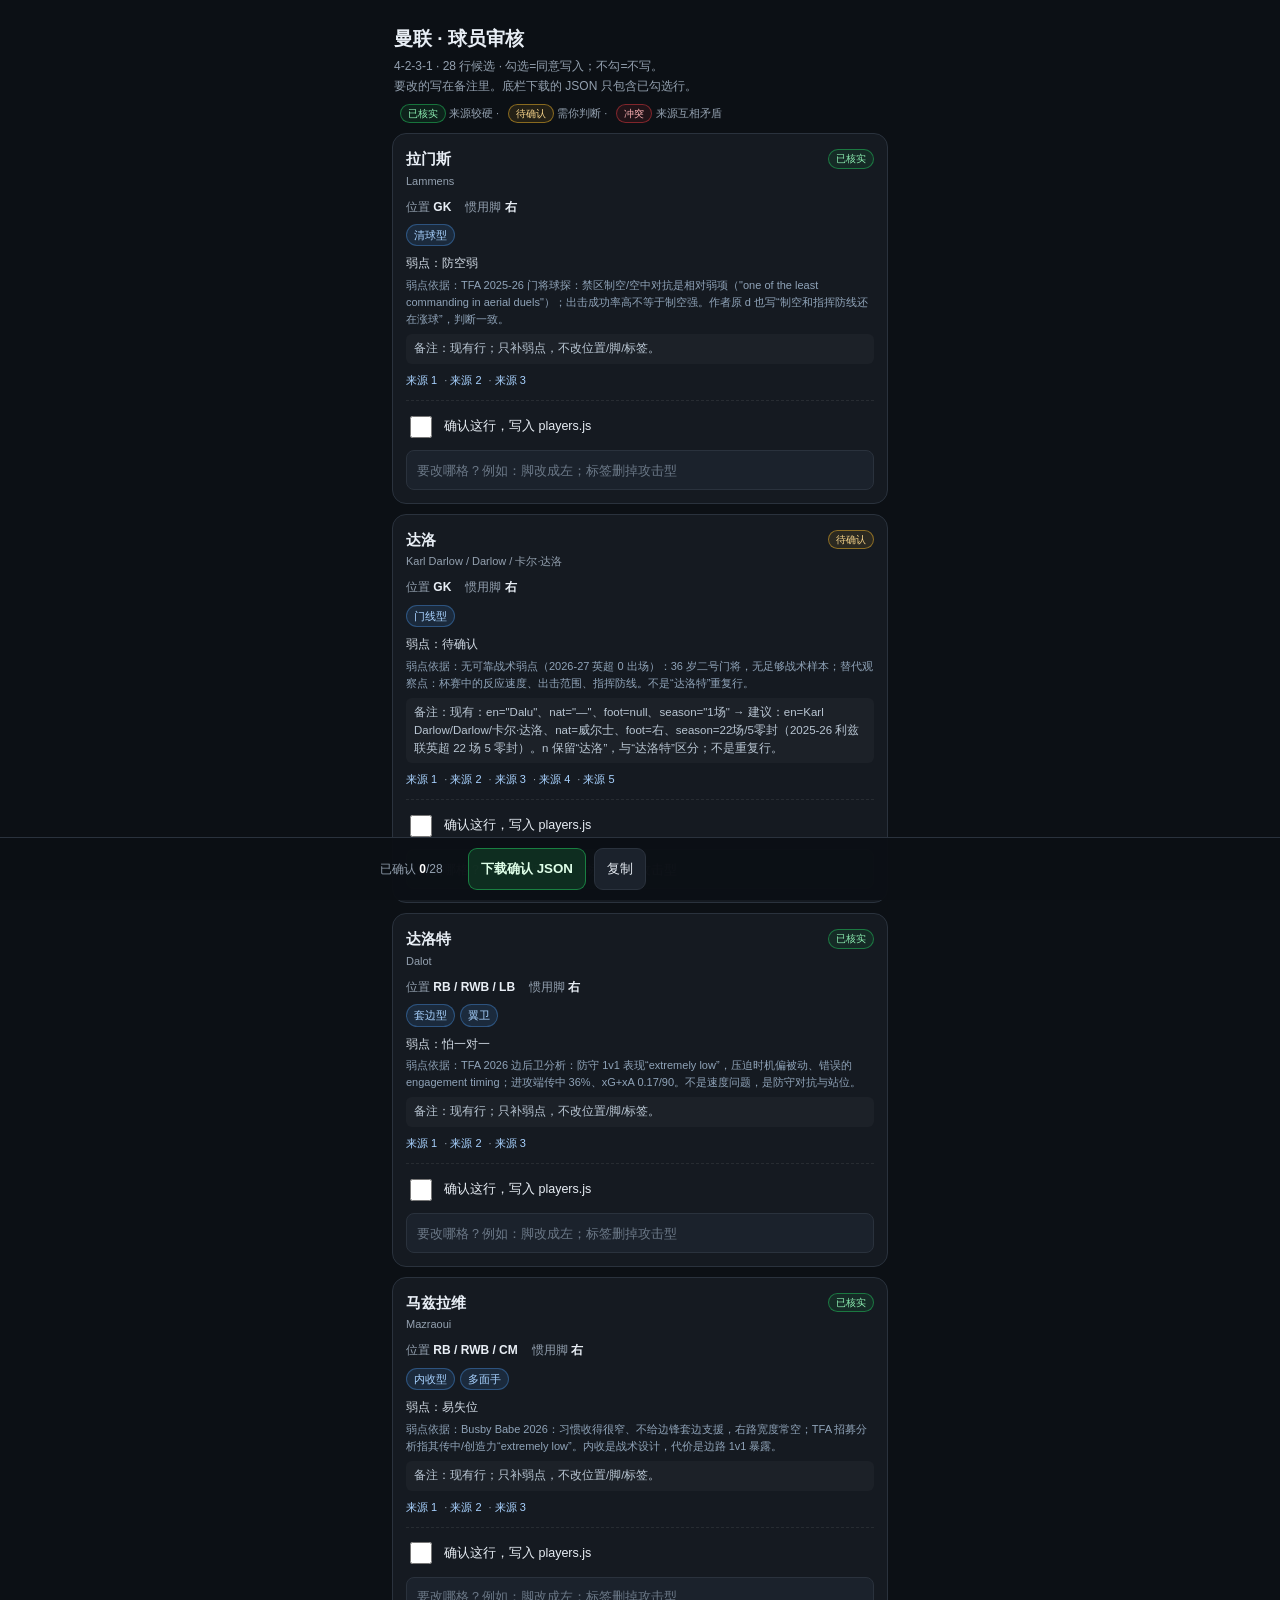
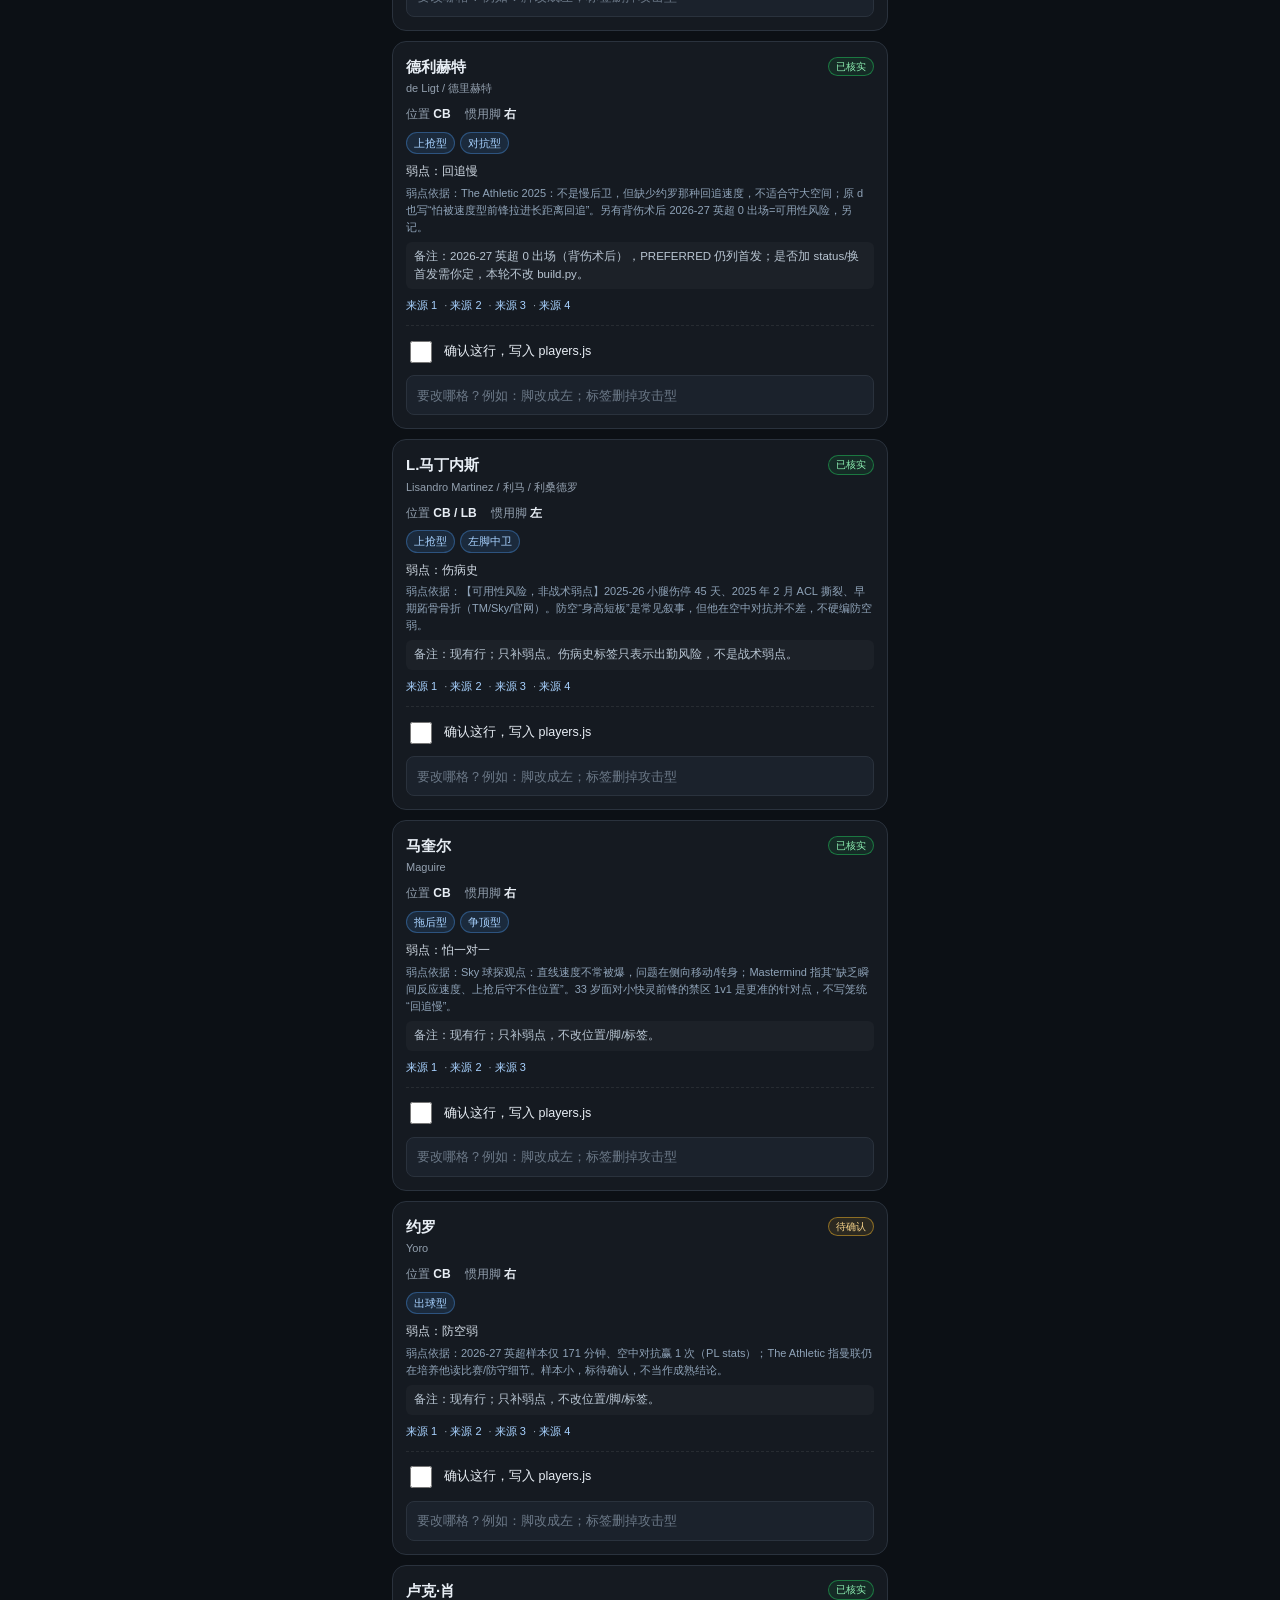
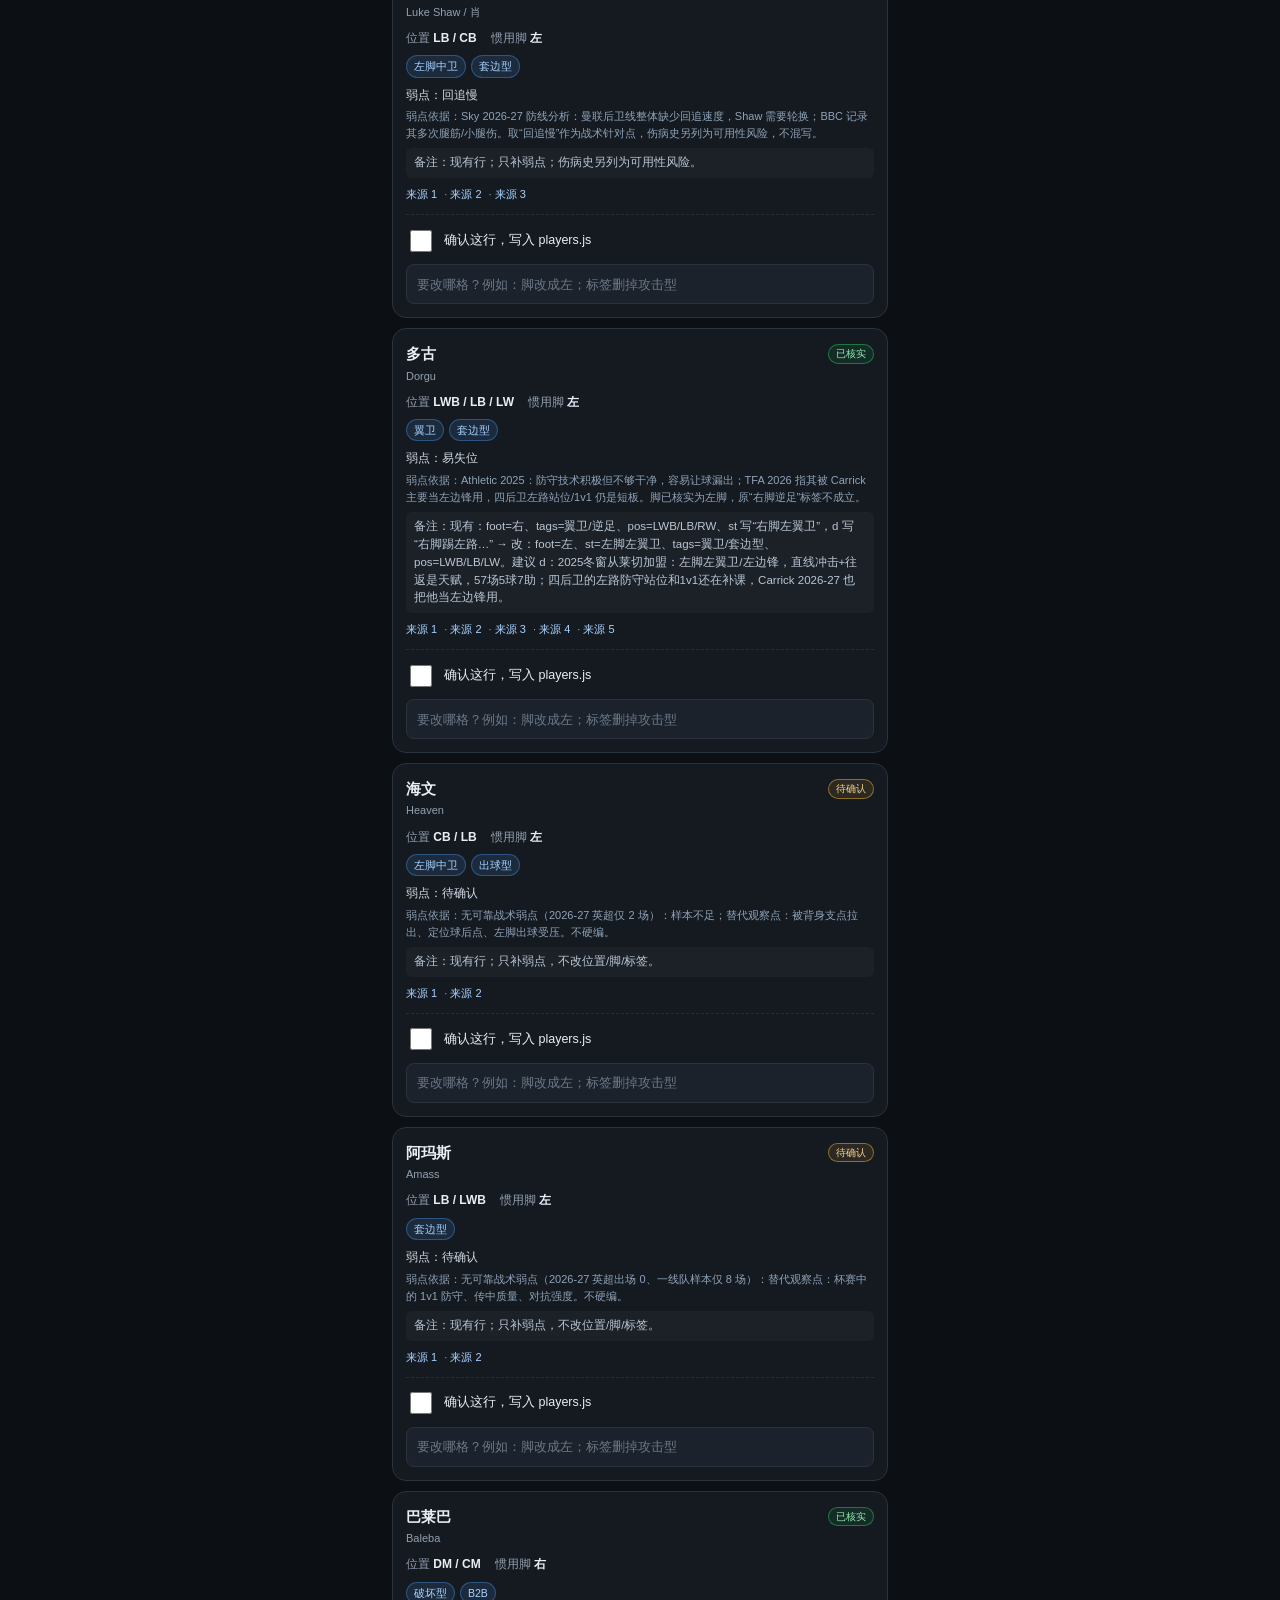
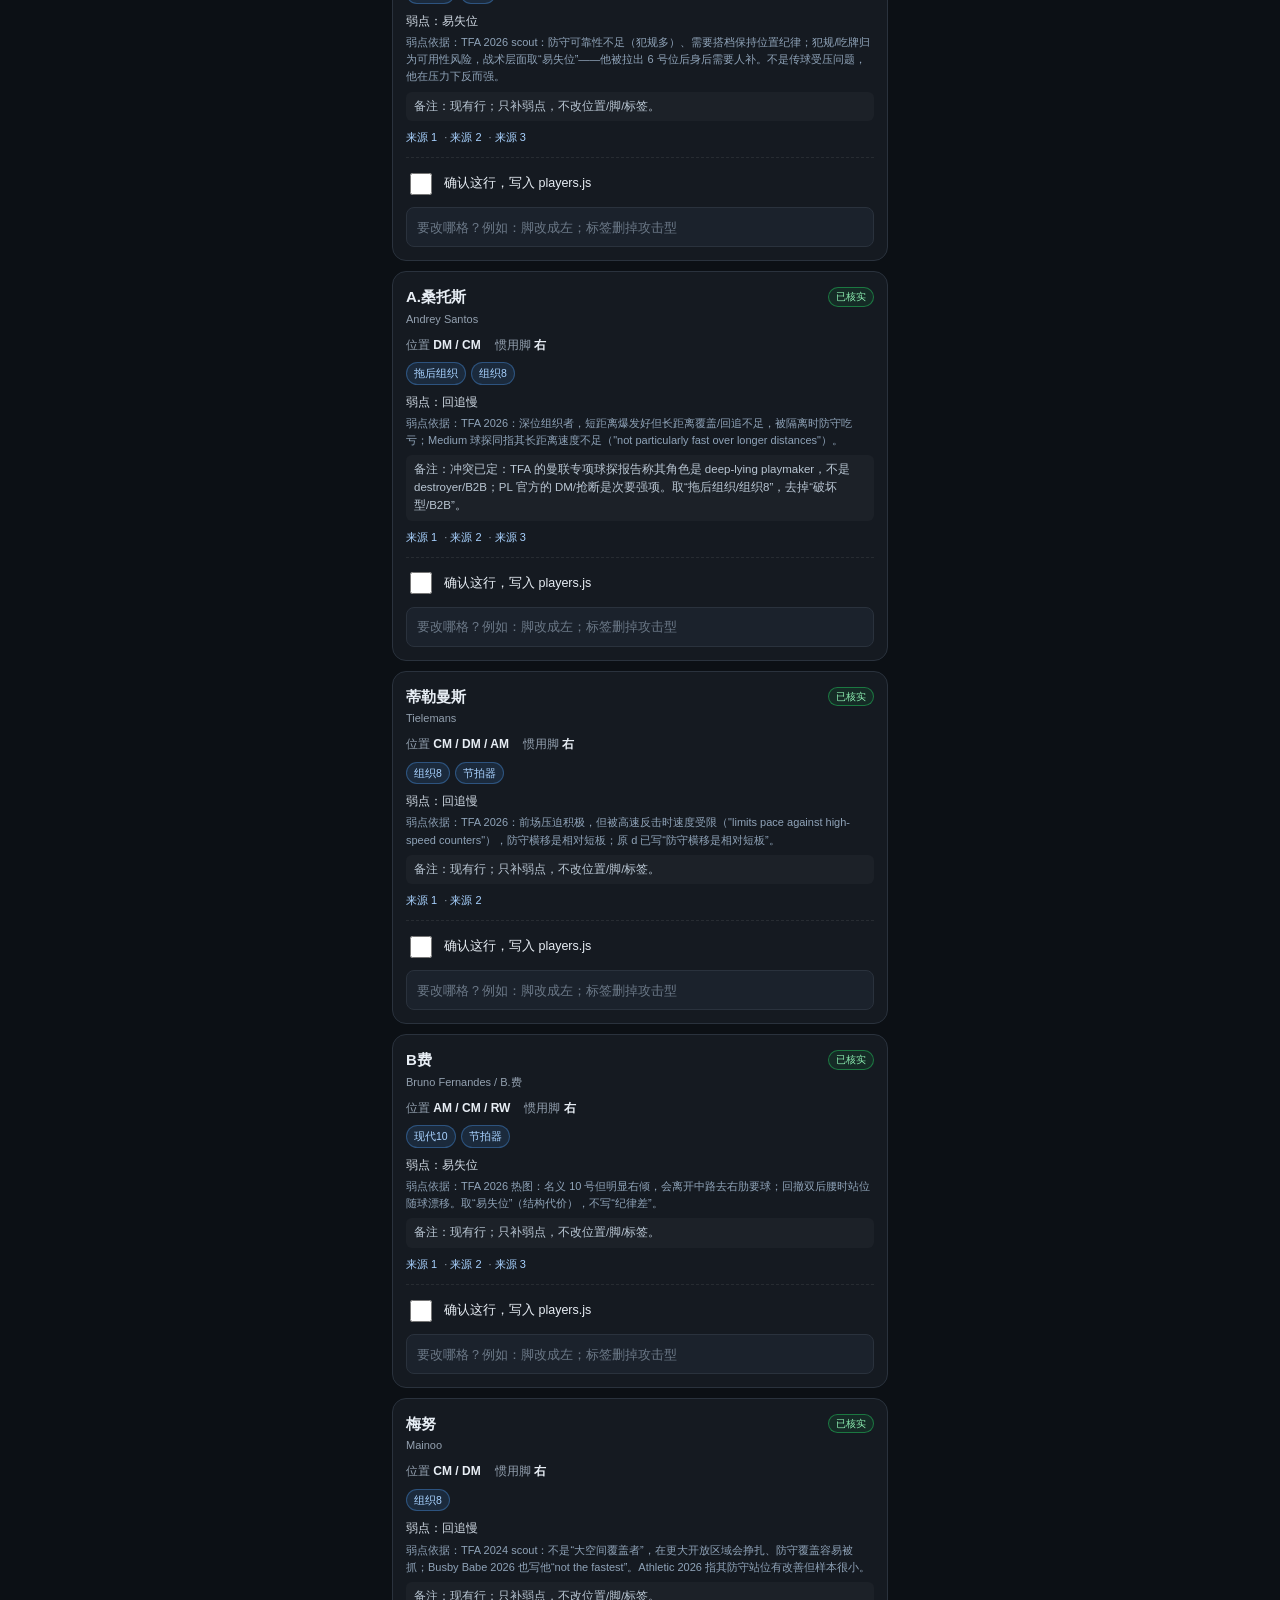
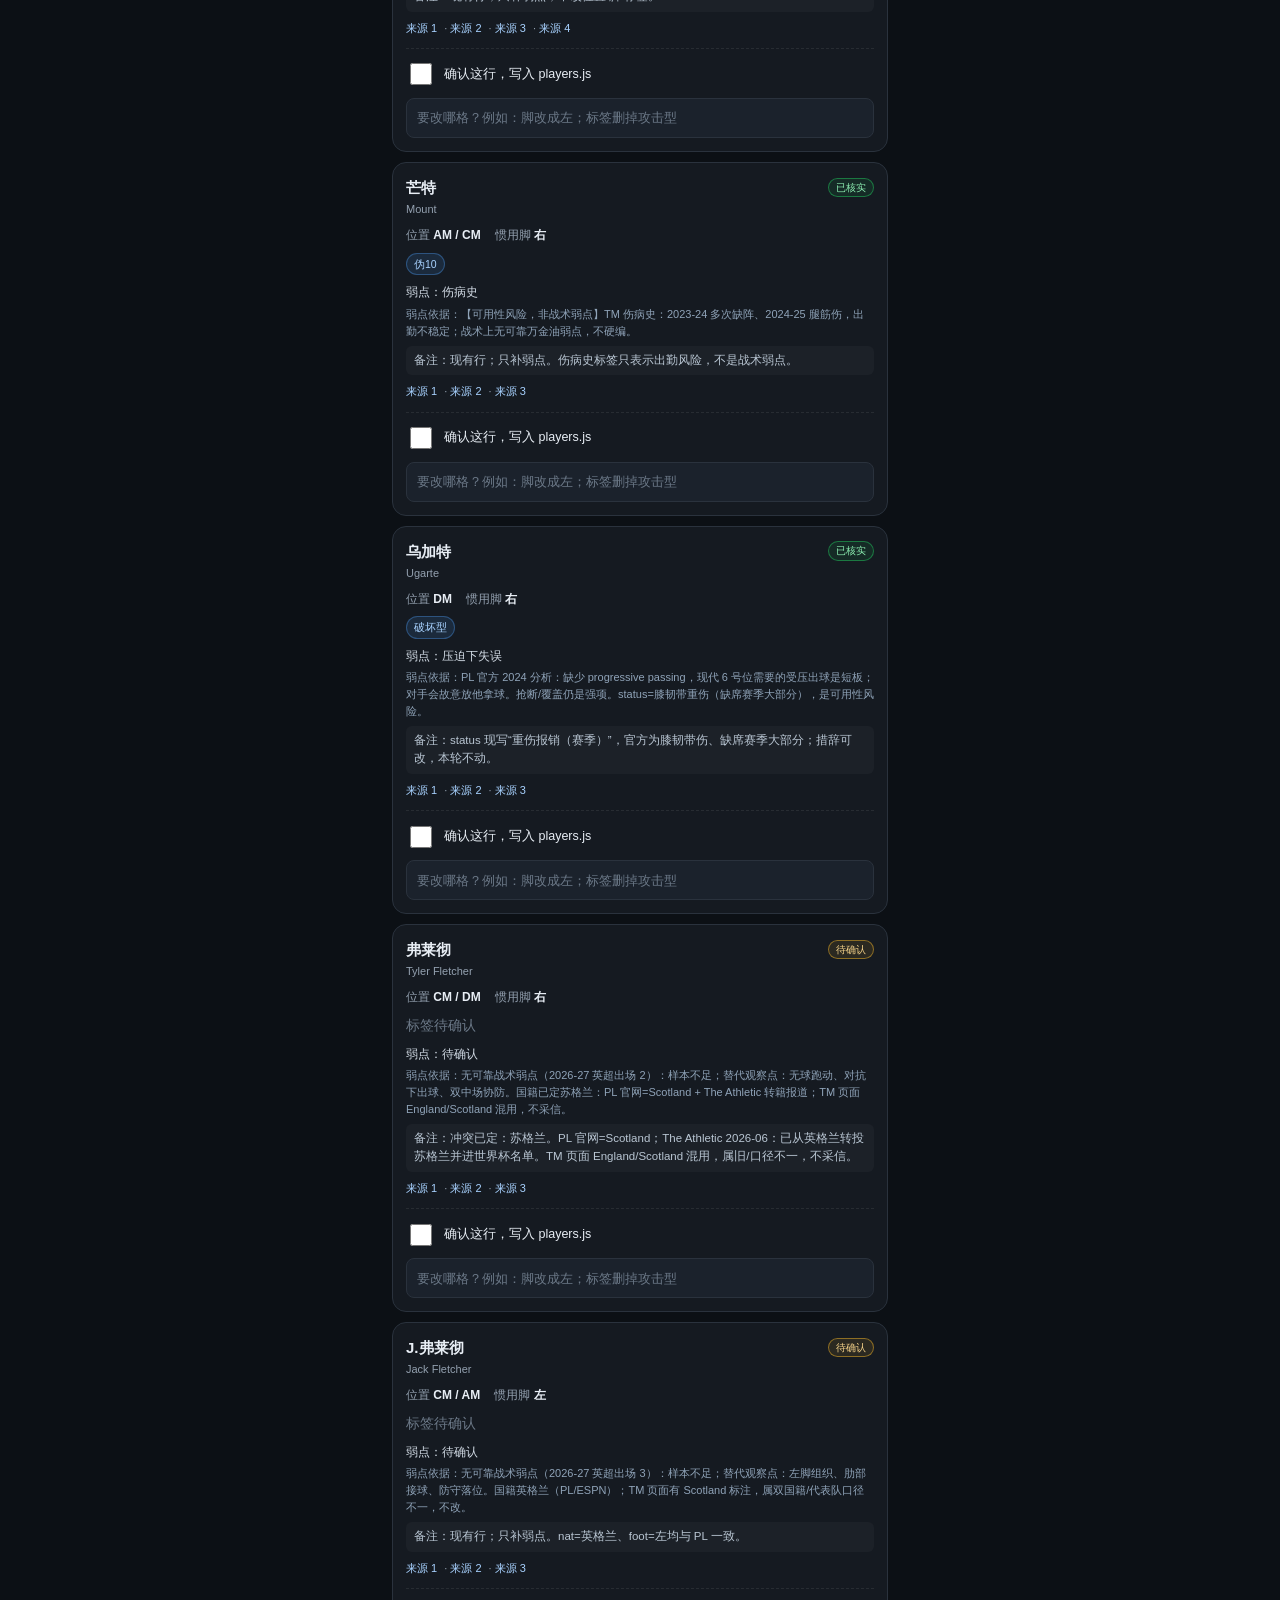
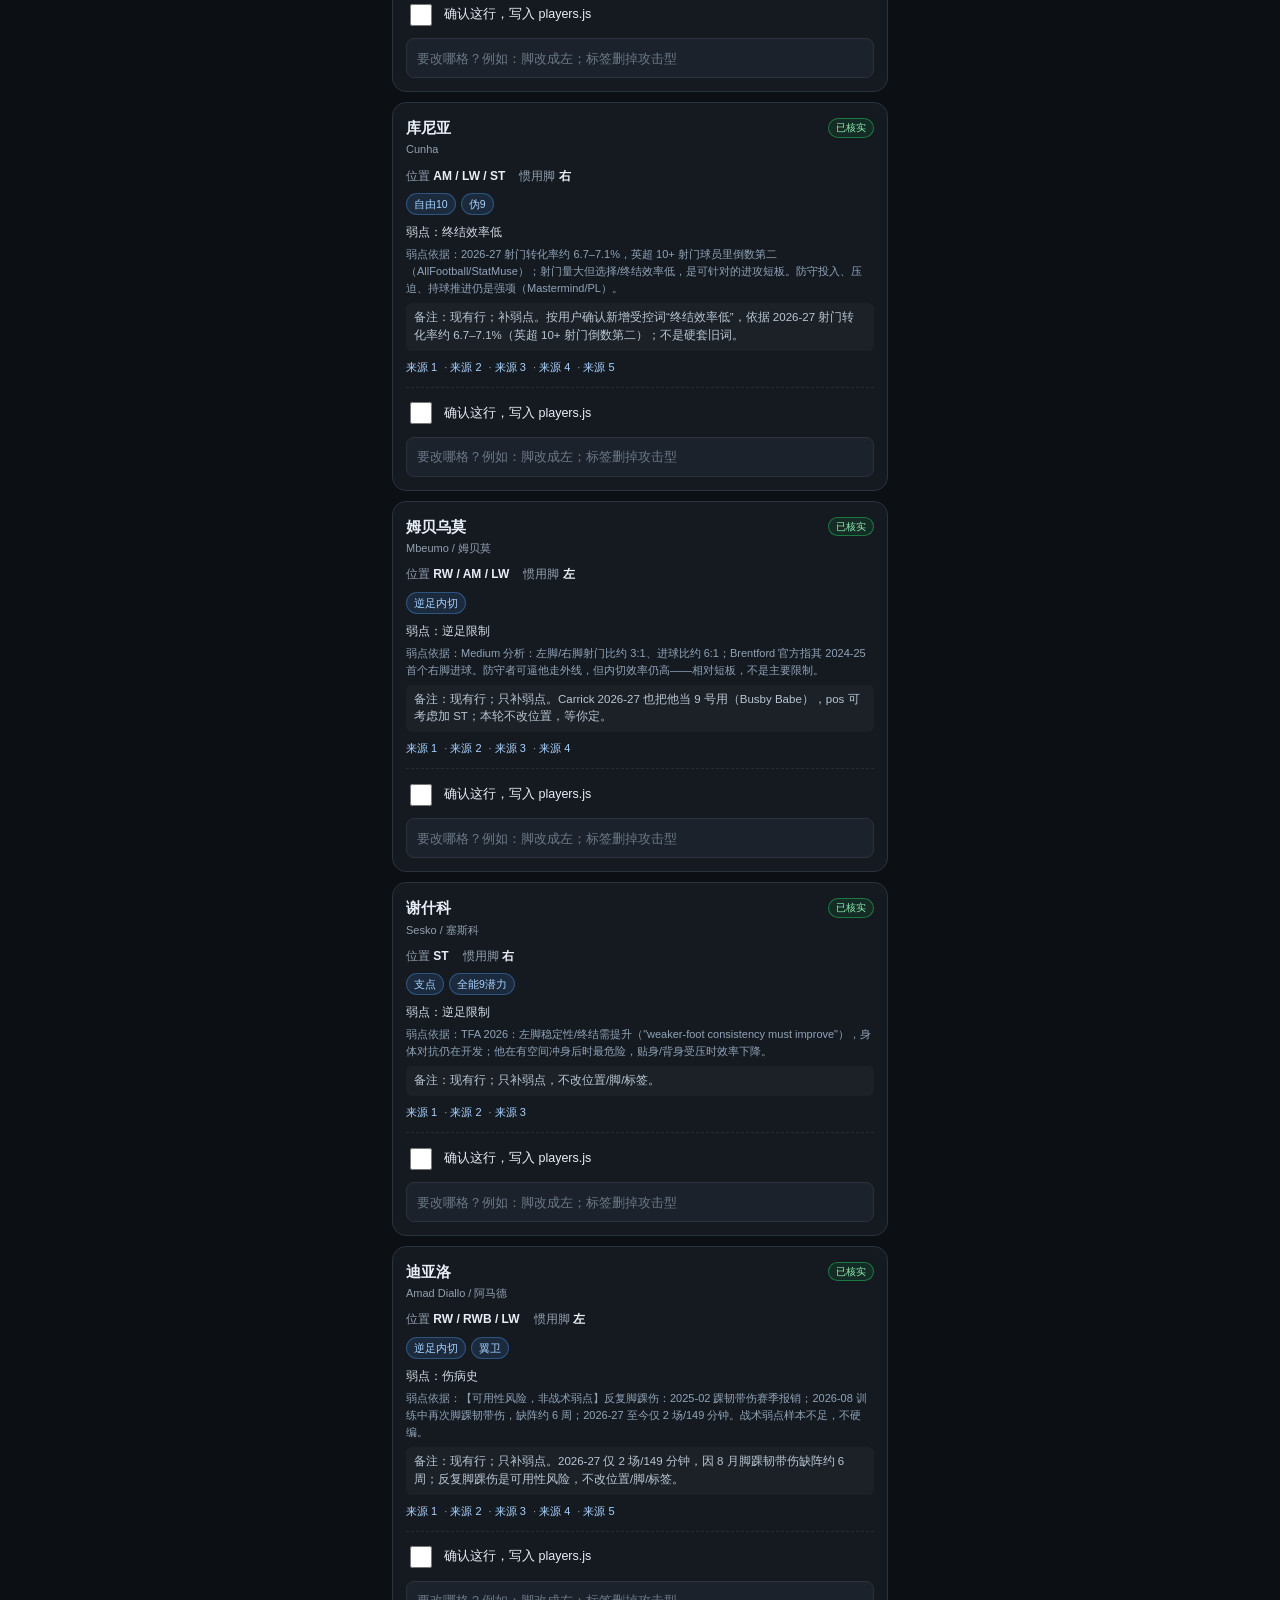
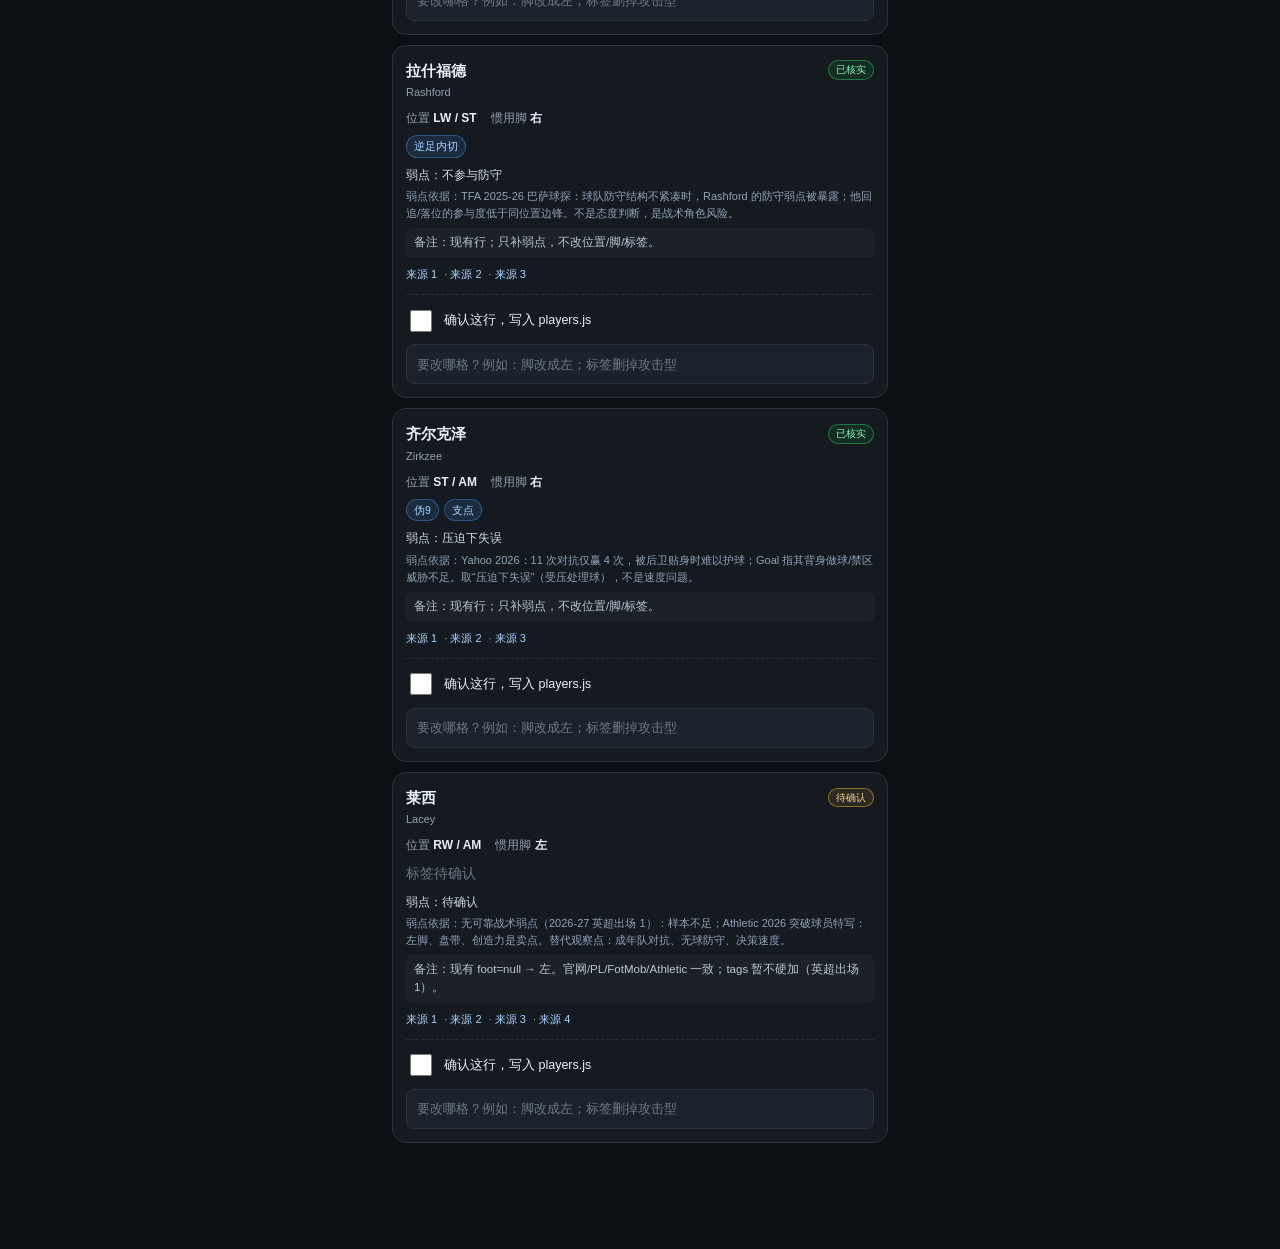
<file: tacticboard-engine/audit/2026-10-21/manutd-verify.html>
<!doctype html>
<html lang="zh-CN"><head>
<meta charset="utf-8">
<meta name="viewport" content="width=device-width,initial-scale=1,viewport-fit=cover">
<title>曼联 · 球员审核</title>
<style>
:root{--bg:#0c1015;--card:#151a21;--card2:#1b222c;--line:#2a323d;--txt:#e8eef5;--mut:#93a0af;
--green:#23c55e;--red:#e2383f;--amber:#f0b429;--blue:#4ea1ff}
*{box-sizing:border-box}
body{margin:0;background:var(--bg);color:var(--txt);font:14px/1.55 -apple-system,BlinkMacSystemFont,"PingFang SC",Roboto,"Microsoft YaHei",sans-serif}
main{max-width:520px;margin:0 auto;padding:14px 12px 96px}
header{padding:4px 2px 10px}
h1{font-size:19px;margin:0 0 4px}
.sub{font-size:12px;color:var(--mut);line-height:1.6}
.legend{font-size:11px;color:var(--mut);margin-top:8px}
.badge{display:inline-block;font-size:10px;border:1px solid;border-radius:99px;padding:1px 7px;margin-left:6px;white-space:nowrap}
.badge.ok{color:#8ef0b3;border-color:rgba(35,197,94,.5);background:rgba(35,197,94,.1)}
.badge.warn{color:#f5d28a;border-color:rgba(240,180,41,.5);background:rgba(240,180,41,.1)}
.badge.bad{color:#ffb4b7;border-color:rgba(226,56,63,.5);background:rgba(226,56,63,.1)}
.card{background:var(--card);border:1px solid var(--line);border-radius:14px;padding:13px;margin:0 0 10px}
.card.done{border-color:rgba(35,197,94,.55)}
.top{display:flex;justify-content:space-between;align-items:center;gap:8px;font-size:15px}
.en{font-size:11px;color:var(--mut);margin-top:2px;overflow-wrap:anywhere}
.meta{display:flex;gap:14px;flex-wrap:wrap;font-size:12px;margin-top:8px}
.kv{color:var(--mut)}
.kv b{color:var(--txt);font-weight:700}
.tags{display:flex;gap:5px;flex-wrap:wrap;margin-top:8px}
.tag{font-size:10.5px;color:#a8d2ff;background:rgba(78,161,255,.12);border:1px solid rgba(78,161,255,.35);border-radius:99px;padding:2px 7px}
.weak{font-size:12px;color:#d3dce6;margin-top:8px}
.weaknote{font-size:11px;color:#8fa3b8;margin-top:4px;line-height:1.55}
.note{font-size:11.5px;color:#b9c6d3;margin-top:6px;background:rgba(255,255,255,.03);border-radius:6px;padding:6px 8px}
.src{font-size:11px;color:var(--mut);margin-top:8px;overflow-wrap:anywhere}
.src a{color:#a8d2ff;text-decoration:none;margin-right:4px}
.muted{color:#6b7887}
.check{display:flex;align-items:center;gap:9px;margin-top:11px;border-top:1px dashed #ffffff14;padding-top:10px;font-size:12.5px;min-height:42px}
.check input{width:22px;height:22px;accent-color:var(--green);flex:0 0 22px}
.memo{display:block;width:100%;margin-top:8px;background:var(--card2);border:1px solid var(--line);color:var(--txt);
border-radius:8px;padding:10px;font:12px/1.5 inherit;min-height:40px}
.memo::placeholder{color:#6b7887}
footer{position:fixed;left:0;right:0;bottom:0;background:rgba(12,16,21,.97);border-top:1px solid var(--line);
padding:10px 12px calc(10px + env(safe-area-inset-bottom));z-index:9}
.fbar{max-width:520px;margin:0 auto;display:flex;gap:8px;align-items:center}
.count{font-size:12px;color:var(--mut);flex:0 0 auto;min-width:80px}
.count b{color:#fff}
button{font:13px/1.2 inherit;border-radius:9px;min-height:42px;padding:10px 12px;border:1px solid var(--line);
background:var(--card2);color:var(--txt)}
button.primary{background:rgba(35,197,94,.16);border-color:rgba(35,197,94,.55);color:#dfffe9;font-weight:700}
button:active{transform:scale(.98)}
#fallback{display:none;margin-top:8px}
#fallback textarea{width:100%;height:90px;background:var(--card2);border:1px solid var(--line);color:var(--txt);
border-radius:8px;padding:8px;font:11px/1.5 ui-monospace,Menlo,monospace}
.toast{position:fixed;left:50%;bottom:70px;transform:translateX(-50%);background:#1f2a35;border:1px solid #3a4a5a;
color:#fff;border-radius:99px;padding:7px 13px;font-size:12px;opacity:0;pointer-events:none;transition:opacity .2s;z-index:20}
.toast.on{opacity:1}
@media(min-width:521px){main{padding-top:20px}}
</style></head>
<body>
<main>
<header>
  <h1>曼联 · 球员审核</h1>
  <div class="sub">4-2-3-1 · 28 行候选 · 勾选=同意写入；不勾=不写。<br>
  要改的写在备注里。底栏下载的 JSON 只包含已勾选行。</div>
  <div class="legend"><span class="badge ok">已核实</span> 来源较硬 · <span class="badge warn">待确认</span> 需你判断 · <span class="badge bad">冲突</span> 来源互相矛盾</div>
</header>

<section class="card" data-card="0">
  <div class="top"><b>拉门斯</b><span class="badge ok">已核实</span></div>
  <div class="en">Lammens</div>
  <div class="meta">
    <span class="kv">位置 <b>GK</b></span>
    <span class="kv">惯用脚 <b>右</b></span>
  </div>
  <div class="tags"><span class="tag">清球型</span></div>
  <div class="weak">弱点：防空弱</div>
  <div class="weaknote">弱点依据：TFA 2025-26 门将球探：禁区制空/空中对抗是相对弱项（&quot;one of the least commanding in aerial duels&quot;）；出击成功率高不等于制空强。作者原 d 也写“制空和指挥防线还在涨球”，判断一致。</div>
  <div class="note">备注：现有行；只补弱点，不改位置/脚/标签。</div>
  <div class="src"><a href="https://www.manutd.com/en/players-and-staff/first-team" target="_blank" rel="noopener">来源 1</a> · <a href="https://totalfootballanalysis.com/player-analysis/senne-lammens-scout-report-manchester-united-2025-2026-analysis-tactics" target="_blank" rel="noopener">来源 2</a> · <a href="https://www.premierleague.com/en/players/465247/senne-lammens/overview" target="_blank" rel="noopener">来源 3</a></div>
  <label class="check"><input type="checkbox" data-check="0"> <span>确认这行，写入 players.js</span></label>
  <input class="memo" data-memo="0" placeholder="要改哪格？例如：脚改成左；标签删掉攻击型">
</section>
<section class="card" data-card="1">
  <div class="top"><b>达洛</b><span class="badge warn">待确认</span></div>
  <div class="en">Karl Darlow / Darlow / 卡尔·达洛</div>
  <div class="meta">
    <span class="kv">位置 <b>GK</b></span>
    <span class="kv">惯用脚 <b>右</b></span>
  </div>
  <div class="tags"><span class="tag">门线型</span></div>
  <div class="weak">弱点：待确认</div>
  <div class="weaknote">弱点依据：无可靠战术弱点（2026-27 英超 0 出场）：36 岁二号门将，无足够战术样本；替代观察点：杯赛中的反应速度、出击范围、指挥防线。不是“达洛特”重复行。</div>
  <div class="note">备注：现有：en=&quot;Dalu&quot;、nat=&quot;—&quot;、foot=null、season=&quot;1场&quot; → 建议：en=Karl Darlow/Darlow/卡尔·达洛、nat=威尔士、foot=右、season=22场/5零封（2025-26 利兹联英超 22 场 5 零封）。n 保留“达洛”，与“达洛特”区分；不是重复行。</div>
  <div class="src"><a href="https://www.manutd.com/en/players-and-staff/first-team" target="_blank" rel="noopener">来源 1</a> · <a href="https://www.manutd.com/en/teams/mens-team/karl-darlow" target="_blank" rel="noopener">来源 2</a> · <a href="https://www.premierleague.com/en/players/59735/karl-darlow/overview" target="_blank" rel="noopener">来源 3</a> · <a href="https://apnews.com/article/darlow-man-united-goalkeeper-e24afa2c671e8d87e9e6c5b3cdf80815" target="_blank" rel="noopener">来源 4</a> · <a href="https://www.espn.co.uk/football/team/squad/_/id/360/eng.man_utd" target="_blank" rel="noopener">来源 5</a></div>
  <label class="check"><input type="checkbox" data-check="1"> <span>确认这行，写入 players.js</span></label>
  <input class="memo" data-memo="1" placeholder="要改哪格？例如：脚改成左；标签删掉攻击型">
</section>
<section class="card" data-card="2">
  <div class="top"><b>达洛特</b><span class="badge ok">已核实</span></div>
  <div class="en">Dalot</div>
  <div class="meta">
    <span class="kv">位置 <b>RB / RWB / LB</b></span>
    <span class="kv">惯用脚 <b>右</b></span>
  </div>
  <div class="tags"><span class="tag">套边型</span><span class="tag">翼卫</span></div>
  <div class="weak">弱点：怕一对一</div>
  <div class="weaknote">弱点依据：TFA 2026 边后卫分析：防守 1v1 表现“extremely low”，压迫时机偏被动、错误的 engagement timing；进攻端传中 36%、xG+xA 0.17/90。不是速度问题，是防守对抗与站位。</div>
  <div class="note">备注：现有行；只补弱点，不改位置/脚/标签。</div>
  <div class="src"><a href="https://www.manutd.com/en/players-and-staff/first-team" target="_blank" rel="noopener">来源 1</a> · <a href="https://totalfootballanalysis.com/player-analysis/diogo-dalot-scout-report-manchester-united-2025-2026-analysis-tactics" target="_blank" rel="noopener">来源 2</a> · <a href="https://tacticalfootballanalysis.com/manchester-united-recruitment-2026-2027-tactics-data-analysis/" target="_blank" rel="noopener">来源 3</a></div>
  <label class="check"><input type="checkbox" data-check="2"> <span>确认这行，写入 players.js</span></label>
  <input class="memo" data-memo="2" placeholder="要改哪格？例如：脚改成左；标签删掉攻击型">
</section>
<section class="card" data-card="3">
  <div class="top"><b>马兹拉维</b><span class="badge ok">已核实</span></div>
  <div class="en">Mazraoui</div>
  <div class="meta">
    <span class="kv">位置 <b>RB / RWB / CM</b></span>
    <span class="kv">惯用脚 <b>右</b></span>
  </div>
  <div class="tags"><span class="tag">内收型</span><span class="tag">多面手</span></div>
  <div class="weak">弱点：易失位</div>
  <div class="weaknote">弱点依据：Busby Babe 2026：习惯收得很窄、不给边锋套边支援，右路宽度常空；TFA 招募分析指其传中/创造力“extremely low”。内收是战术设计，代价是边路 1v1 暴露。</div>
  <div class="note">备注：现有行；只补弱点，不改位置/脚/标签。</div>
  <div class="src"><a href="https://www.manutd.com/en/players-and-staff/first-team" target="_blank" rel="noopener">来源 1</a> · <a href="https://thebusbybabe.sbnation.com/general/34806/tactical-analysis-noussair-mazraouis-shortcomings" target="_blank" rel="noopener">来源 2</a> · <a href="https://tacticalfootballanalysis.com/manchester-united-recruitment-2026-2027-tactics-data-analysis/" target="_blank" rel="noopener">来源 3</a></div>
  <label class="check"><input type="checkbox" data-check="3"> <span>确认这行，写入 players.js</span></label>
  <input class="memo" data-memo="3" placeholder="要改哪格？例如：脚改成左；标签删掉攻击型">
</section>
<section class="card" data-card="4">
  <div class="top"><b>德利赫特</b><span class="badge ok">已核实</span></div>
  <div class="en">de Ligt / 德里赫特</div>
  <div class="meta">
    <span class="kv">位置 <b>CB</b></span>
    <span class="kv">惯用脚 <b>右</b></span>
  </div>
  <div class="tags"><span class="tag">上抢型</span><span class="tag">对抗型</span></div>
  <div class="weak">弱点：回追慢</div>
  <div class="weaknote">弱点依据：The Athletic 2025：不是慢后卫，但缺少约罗那种回追速度，不适合守大空间；原 d 也写“怕被速度型前锋拉进长距离回追”。另有背伤术后 2026-27 英超 0 出场=可用性风险，另记。</div>
  <div class="note">备注：2026-27 英超 0 出场（背伤术后），PREFERRED 仍列首发；是否加 status/换首发需你定，本轮不改 build.py。</div>
  <div class="src"><a href="https://www.manutd.com/en/players-and-staff/first-team" target="_blank" rel="noopener">来源 1</a> · <a href="https://www.nytimes.com/athletic/6480014/2025/08/21/matthijs-de-ligt-man-utd-analysis/" target="_blank" rel="noopener">来源 2</a> · <a href="https://www.manutd.com/en/news/matthijs-de-ligt-has-surgery-to-address-a-back-injury" target="_blank" rel="noopener">来源 3</a> · <a href="https://www.espn.co.uk/football/team/squad/_/id/360/eng.man_utd" target="_blank" rel="noopener">来源 4</a></div>
  <label class="check"><input type="checkbox" data-check="4"> <span>确认这行，写入 players.js</span></label>
  <input class="memo" data-memo="4" placeholder="要改哪格？例如：脚改成左；标签删掉攻击型">
</section>
<section class="card" data-card="5">
  <div class="top"><b>L.马丁内斯</b><span class="badge ok">已核实</span></div>
  <div class="en">Lisandro Martinez / 利马 / 利桑德罗</div>
  <div class="meta">
    <span class="kv">位置 <b>CB / LB</b></span>
    <span class="kv">惯用脚 <b>左</b></span>
  </div>
  <div class="tags"><span class="tag">上抢型</span><span class="tag">左脚中卫</span></div>
  <div class="weak">弱点：伤病史</div>
  <div class="weaknote">弱点依据：【可用性风险，非战术弱点】2025-26 小腿伤停 45 天、2025 年 2 月 ACL 撕裂、早期跖骨骨折（TM/Sky/官网）。防空“身高短板”是常见叙事，但他在空中对抗并不差，不硬编防空弱。</div>
  <div class="note">备注：现有行；只补弱点。伤病史标签只表示出勤风险，不是战术弱点。</div>
  <div class="src"><a href="https://www.manutd.com/en/players-and-staff/first-team" target="_blank" rel="noopener">来源 1</a> · <a href="https://www.transfermarkt.com/lisandro-martinez/verletzungen/spieler/480762/plus/1" target="_blank" rel="noopener">来源 2</a> · <a href="https://www.skysports.com/football/news/13574295/man-utd-could-start-2026-27-premier-league-season-with-same-back-four-as-2022-23-opening-game" target="_blank" rel="noopener">来源 3</a> · <a href="https://www.manutd.com/en/news/lisandro-martinez-long-read-about-return-from-injury" target="_blank" rel="noopener">来源 4</a></div>
  <label class="check"><input type="checkbox" data-check="5"> <span>确认这行，写入 players.js</span></label>
  <input class="memo" data-memo="5" placeholder="要改哪格？例如：脚改成左；标签删掉攻击型">
</section>
<section class="card" data-card="6">
  <div class="top"><b>马奎尔</b><span class="badge ok">已核实</span></div>
  <div class="en">Maguire</div>
  <div class="meta">
    <span class="kv">位置 <b>CB</b></span>
    <span class="kv">惯用脚 <b>右</b></span>
  </div>
  <div class="tags"><span class="tag">拖后型</span><span class="tag">争顶型</span></div>
  <div class="weak">弱点：怕一对一</div>
  <div class="weaknote">弱点依据：Sky 球探观点：直线速度不常被爆，问题在侧向移动/转身；Mastermind 指其“缺乏瞬间反应速度、上抢后守不住位置”。33 岁面对小快灵前锋的禁区 1v1 是更准的针对点，不写笼统“回追慢”。</div>
  <div class="note">备注：现有行；只补弱点，不改位置/脚/标签。</div>
  <div class="src"><a href="https://www.manutd.com/en/players-and-staff/first-team" target="_blank" rel="noopener">来源 1</a> · <a href="https://www.skysports.com/football/news/11451337/harry-maguire-to-manchester-united-would-the-leicester-defender-suit-them" target="_blank" rel="noopener">来源 2</a> · <a href="https://themastermindsite.com/2022/04/09/the-real-problem-with-harry-maguires-defending/" target="_blank" rel="noopener">来源 3</a></div>
  <label class="check"><input type="checkbox" data-check="6"> <span>确认这行，写入 players.js</span></label>
  <input class="memo" data-memo="6" placeholder="要改哪格？例如：脚改成左；标签删掉攻击型">
</section>
<section class="card" data-card="7">
  <div class="top"><b>约罗</b><span class="badge warn">待确认</span></div>
  <div class="en">Yoro</div>
  <div class="meta">
    <span class="kv">位置 <b>CB</b></span>
    <span class="kv">惯用脚 <b>右</b></span>
  </div>
  <div class="tags"><span class="tag">出球型</span></div>
  <div class="weak">弱点：防空弱</div>
  <div class="weaknote">弱点依据：2026-27 英超样本仅 171 分钟、空中对抗赢 1 次（PL stats）；The Athletic 指曼联仍在培养他读比赛/防守细节。样本小，标待确认，不当作成熟结论。</div>
  <div class="note">备注：现有行；只补弱点，不改位置/脚/标签。</div>
  <div class="src"><a href="https://www.manutd.com/en/players-and-staff/first-team" target="_blank" rel="noopener">来源 1</a> · <a href="https://www.premierleague.com/en/players/550864/leny-yoro/stats" target="_blank" rel="noopener">来源 2</a> · <a href="https://www.nytimes.com/athletic/7110936/2026/03/19/leny-yoro-manchester-united-cat/" target="_blank" rel="noopener">来源 3</a> · <a href="https://learning.coachesvoice.com/cv/leny-yoro-position-style-of-play-manchester-united/" target="_blank" rel="noopener">来源 4</a></div>
  <label class="check"><input type="checkbox" data-check="7"> <span>确认这行，写入 players.js</span></label>
  <input class="memo" data-memo="7" placeholder="要改哪格？例如：脚改成左；标签删掉攻击型">
</section>
<section class="card" data-card="8">
  <div class="top"><b>卢克·肖</b><span class="badge ok">已核实</span></div>
  <div class="en">Luke Shaw / 肖</div>
  <div class="meta">
    <span class="kv">位置 <b>LB / CB</b></span>
    <span class="kv">惯用脚 <b>左</b></span>
  </div>
  <div class="tags"><span class="tag">左脚中卫</span><span class="tag">套边型</span></div>
  <div class="weak">弱点：回追慢</div>
  <div class="weaknote">弱点依据：Sky 2026-27 防线分析：曼联后卫线整体缺少回追速度，Shaw 需要轮换；BBC 记录其多次腿筋/小腿伤。取“回追慢”作为战术针对点，伤病史另列为可用性风险，不混写。</div>
  <div class="note">备注：现有行；只补弱点；伤病史另列为可用性风险。</div>
  <div class="src"><a href="https://www.manutd.com/en/players-and-staff/first-team" target="_blank" rel="noopener">来源 1</a> · <a href="https://www.skysports.com/football/news/13574295/man-utd-could-start-2026-27-premier-league-season-with-same-back-four-as-2022-23-opening-game" target="_blank" rel="noopener">来源 2</a> · <a href="https://www.bbc.com/sport/football/articles/cn4xyd0vww3o" target="_blank" rel="noopener">来源 3</a></div>
  <label class="check"><input type="checkbox" data-check="8"> <span>确认这行，写入 players.js</span></label>
  <input class="memo" data-memo="8" placeholder="要改哪格？例如：脚改成左；标签删掉攻击型">
</section>
<section class="card" data-card="9">
  <div class="top"><b>多古</b><span class="badge ok">已核实</span></div>
  <div class="en">Dorgu</div>
  <div class="meta">
    <span class="kv">位置 <b>LWB / LB / LW</b></span>
    <span class="kv">惯用脚 <b>左</b></span>
  </div>
  <div class="tags"><span class="tag">翼卫</span><span class="tag">套边型</span></div>
  <div class="weak">弱点：易失位</div>
  <div class="weaknote">弱点依据：Athletic 2025：防守技术积极但不够干净，容易让球漏出；TFA 2026 指其被 Carrick 主要当左边锋用，四后卫左路站位/1v1 仍是短板。脚已核实为左脚，原“右脚逆足”标签不成立。</div>
  <div class="note">备注：现有：foot=右、tags=翼卫/逆足、pos=LWB/LB/RW、st 写“右脚左翼卫”，d 写“右脚踢左路…” → 改：foot=左、st=左脚左翼卫、tags=翼卫/套边型、pos=LWB/LB/LW。建议 d：2025冬窗从莱切加盟：左脚左翼卫/左边锋，直线冲击+往返是天赋，57场5球7助；四后卫的左路防守站位和1v1还在补课，Carrick 2026-27 也把他当左边锋用。</div>
  <div class="src"><a href="https://www.manutd.com/en/players-and-staff/first-team" target="_blank" rel="noopener">来源 1</a> · <a href="https://www.manutd.com/en/teams/mens-team/patrick-dorgu" target="_blank" rel="noopener">来源 2</a> · <a href="https://www.premierleague.com/en/news/4237336" target="_blank" rel="noopener">来源 3</a> · <a href="https://www.nytimes.com/athletic/6073035/2025/02/02/patrick-dorgu-manchester-united-transfers-signing-strengths/" target="_blank" rel="noopener">来源 4</a> · <a href="https://tacticalfootballanalysis.com/manchester-united-recruitment-2026-2027-tactics-data-analysis/" target="_blank" rel="noopener">来源 5</a></div>
  <label class="check"><input type="checkbox" data-check="9"> <span>确认这行，写入 players.js</span></label>
  <input class="memo" data-memo="9" placeholder="要改哪格？例如：脚改成左；标签删掉攻击型">
</section>
<section class="card" data-card="10">
  <div class="top"><b>海文</b><span class="badge warn">待确认</span></div>
  <div class="en">Heaven</div>
  <div class="meta">
    <span class="kv">位置 <b>CB / LB</b></span>
    <span class="kv">惯用脚 <b>左</b></span>
  </div>
  <div class="tags"><span class="tag">左脚中卫</span><span class="tag">出球型</span></div>
  <div class="weak">弱点：待确认</div>
  <div class="weaknote">弱点依据：无可靠战术弱点（2026-27 英超仅 2 场）：样本不足；替代观察点：被背身支点拉出、定位球后点、左脚出球受压。不硬编。</div>
  <div class="note">备注：现有行；只补弱点，不改位置/脚/标签。</div>
  <div class="src"><a href="https://www.manutd.com/en/players-and-staff/first-team" target="_blank" rel="noopener">来源 1</a> · <a href="https://www.espn.co.uk/football/team/squad/_/id/360/eng.man_utd" target="_blank" rel="noopener">来源 2</a></div>
  <label class="check"><input type="checkbox" data-check="10"> <span>确认这行，写入 players.js</span></label>
  <input class="memo" data-memo="10" placeholder="要改哪格？例如：脚改成左；标签删掉攻击型">
</section>
<section class="card" data-card="11">
  <div class="top"><b>阿玛斯</b><span class="badge warn">待确认</span></div>
  <div class="en">Amass</div>
  <div class="meta">
    <span class="kv">位置 <b>LB / LWB</b></span>
    <span class="kv">惯用脚 <b>左</b></span>
  </div>
  <div class="tags"><span class="tag">套边型</span></div>
  <div class="weak">弱点：待确认</div>
  <div class="weaknote">弱点依据：无可靠战术弱点（2026-27 英超出场 0、一线队样本仅 8 场）：替代观察点：杯赛中的 1v1 防守、传中质量、对抗强度。不硬编。</div>
  <div class="note">备注：现有行；只补弱点，不改位置/脚/标签。</div>
  <div class="src"><a href="https://www.manutd.com/en/players-and-staff/first-team" target="_blank" rel="noopener">来源 1</a> · <a href="https://www.espn.co.uk/football/team/squad/_/id/360/eng.man_utd" target="_blank" rel="noopener">来源 2</a></div>
  <label class="check"><input type="checkbox" data-check="11"> <span>确认这行，写入 players.js</span></label>
  <input class="memo" data-memo="11" placeholder="要改哪格？例如：脚改成左；标签删掉攻击型">
</section>
<section class="card" data-card="12">
  <div class="top"><b>巴莱巴</b><span class="badge ok">已核实</span></div>
  <div class="en">Baleba</div>
  <div class="meta">
    <span class="kv">位置 <b>DM / CM</b></span>
    <span class="kv">惯用脚 <b>右</b></span>
  </div>
  <div class="tags"><span class="tag">破坏型</span><span class="tag">B2B</span></div>
  <div class="weak">弱点：易失位</div>
  <div class="weaknote">弱点依据：TFA 2026 scout：防守可靠性不足（犯规多）、需要搭档保持位置纪律；犯规/吃牌归为可用性风险，战术层面取“易失位”——他被拉出 6 号位后身后需要人补。不是传球受压问题，他在压力下反而强。</div>
  <div class="note">备注：现有行；只补弱点，不改位置/脚/标签。</div>
  <div class="src"><a href="https://www.manutd.com/en/players-and-staff/first-team" target="_blank" rel="noopener">来源 1</a> · <a href="https://tacticalfootballanalysis.com/carlos-baleba-scout-report-manchester-united-2026-2027-data-analysis/" target="_blank" rel="noopener">来源 2</a> · <a href="https://www.theguardian.com/football/2026/oct/09/carlos-baleba-manchester-united-debut" target="_blank" rel="noopener">来源 3</a></div>
  <label class="check"><input type="checkbox" data-check="12"> <span>确认这行，写入 players.js</span></label>
  <input class="memo" data-memo="12" placeholder="要改哪格？例如：脚改成左；标签删掉攻击型">
</section>
<section class="card" data-card="13">
  <div class="top"><b>A.桑托斯</b><span class="badge ok">已核实</span></div>
  <div class="en">Andrey Santos</div>
  <div class="meta">
    <span class="kv">位置 <b>DM / CM</b></span>
    <span class="kv">惯用脚 <b>右</b></span>
  </div>
  <div class="tags"><span class="tag">拖后组织</span><span class="tag">组织8</span></div>
  <div class="weak">弱点：回追慢</div>
  <div class="weaknote">弱点依据：TFA 2026：深位组织者，短距离爆发好但长距离覆盖/回追不足，被隔离时防守吃亏；Medium 球探同指其长距离速度不足（&quot;not particularly fast over longer distances&quot;）。</div>
  <div class="note">备注：冲突已定：TFA 的曼联专项球探报告称其角色是 deep-lying playmaker，不是 destroyer/B2B；PL 官方的 DM/抢断是次要强项。取“拖后组织/组织8”，去掉“破坏型/B2B”。</div>
  <div class="src"><a href="https://www.manutd.com/en/players-and-staff/first-team" target="_blank" rel="noopener">来源 1</a> · <a href="https://tacticalfootballanalysis.com/andrey-santos-scout-report-manchester-united-2026-2027-analysis/" target="_blank" rel="noopener">来源 2</a> · <a href="https://medium.com/@SamHoleAFC/andrey-santos-scouting-report-strengths-weaknesses-and-what-he-needs-to-succeed-a3117d635eb3" target="_blank" rel="noopener">来源 3</a></div>
  <label class="check"><input type="checkbox" data-check="13"> <span>确认这行，写入 players.js</span></label>
  <input class="memo" data-memo="13" placeholder="要改哪格？例如：脚改成左；标签删掉攻击型">
</section>
<section class="card" data-card="14">
  <div class="top"><b>蒂勒曼斯</b><span class="badge ok">已核实</span></div>
  <div class="en">Tielemans</div>
  <div class="meta">
    <span class="kv">位置 <b>CM / DM / AM</b></span>
    <span class="kv">惯用脚 <b>右</b></span>
  </div>
  <div class="tags"><span class="tag">组织8</span><span class="tag">节拍器</span></div>
  <div class="weak">弱点：回追慢</div>
  <div class="weaknote">弱点依据：TFA 2026：前场压迫积极，但被高速反击时速度受限（&quot;limits pace against high-speed counters&quot;），防守横移是相对短板；原 d 已写“防守横移是相对短板”。</div>
  <div class="note">备注：现有行；只补弱点，不改位置/脚/标签。</div>
  <div class="src"><a href="https://www.manutd.com/en/players-and-staff/first-team" target="_blank" rel="noopener">来源 1</a> · <a href="https://tacticalfootballanalysis.com/youri-tielemans-scout-report-manchester-united-2026-2027-analysis/" target="_blank" rel="noopener">来源 2</a></div>
  <label class="check"><input type="checkbox" data-check="14"> <span>确认这行，写入 players.js</span></label>
  <input class="memo" data-memo="14" placeholder="要改哪格？例如：脚改成左；标签删掉攻击型">
</section>
<section class="card" data-card="15">
  <div class="top"><b>B费</b><span class="badge ok">已核实</span></div>
  <div class="en">Bruno Fernandes / B.费</div>
  <div class="meta">
    <span class="kv">位置 <b>AM / CM / RW</b></span>
    <span class="kv">惯用脚 <b>右</b></span>
  </div>
  <div class="tags"><span class="tag">现代10</span><span class="tag">节拍器</span></div>
  <div class="weak">弱点：易失位</div>
  <div class="weaknote">弱点依据：TFA 2026 热图：名义 10 号但明显右倾，会离开中路去右肋要球；回撤双后腰时站位随球漂移。取“易失位”（结构代价），不写“纪律差”。</div>
  <div class="note">备注：现有行；只补弱点，不改位置/脚/标签。</div>
  <div class="src"><a href="https://www.manutd.com/en/players-and-staff/first-team" target="_blank" rel="noopener">来源 1</a> · <a href="https://tacticalfootballanalysis.com/bruno-fernandes-scout-report-at-manchester-united-2025-2026-the-premier-leagues-ultimate-hybrid-creator-player-analysis/" target="_blank" rel="noopener">来源 2</a> · <a href="https://www.theguardian.com/football/who-scored-blog/2026/feb/23/bruno-fernandes-best-position-effective-manchester-united-season" target="_blank" rel="noopener">来源 3</a></div>
  <label class="check"><input type="checkbox" data-check="15"> <span>确认这行，写入 players.js</span></label>
  <input class="memo" data-memo="15" placeholder="要改哪格？例如：脚改成左；标签删掉攻击型">
</section>
<section class="card" data-card="16">
  <div class="top"><b>梅努</b><span class="badge ok">已核实</span></div>
  <div class="en">Mainoo</div>
  <div class="meta">
    <span class="kv">位置 <b>CM / DM</b></span>
    <span class="kv">惯用脚 <b>右</b></span>
  </div>
  <div class="tags"><span class="tag">组织8</span></div>
  <div class="weak">弱点：回追慢</div>
  <div class="weaknote">弱点依据：TFA 2024 scout：不是“大空间覆盖者”，在更大开放区域会挣扎、防守覆盖容易被抓；Busby Babe 2026 也写他“not the fastest”。Athletic 2026 指其防守站位有改善但样本很小。</div>
  <div class="note">备注：现有行；只补弱点，不改位置/脚/标签。</div>
  <div class="src"><a href="https://www.manutd.com/en/players-and-staff/first-team" target="_blank" rel="noopener">来源 1</a> · <a href="https://totalfootballanalysis.com/article/kobbie-mainoo-202324-scout-report-tactical-analysis-tactics" target="_blank" rel="noopener">来源 2</a> · <a href="https://thebusbybabe.sbnation.com/general/35673/tactical-analysis-kobbie-mainoo-and-manchester-uniteds-third-goal-show-the-michael-carrick-difference" target="_blank" rel="noopener">来源 3</a> · <a href="https://www.nytimes.com/athletic/7054556/2026/02/19/mainoo-man-united-carrick-midfield/" target="_blank" rel="noopener">来源 4</a></div>
  <label class="check"><input type="checkbox" data-check="16"> <span>确认这行，写入 players.js</span></label>
  <input class="memo" data-memo="16" placeholder="要改哪格？例如：脚改成左；标签删掉攻击型">
</section>
<section class="card" data-card="17">
  <div class="top"><b>芒特</b><span class="badge ok">已核实</span></div>
  <div class="en">Mount</div>
  <div class="meta">
    <span class="kv">位置 <b>AM / CM</b></span>
    <span class="kv">惯用脚 <b>右</b></span>
  </div>
  <div class="tags"><span class="tag">伪10</span></div>
  <div class="weak">弱点：伤病史</div>
  <div class="weaknote">弱点依据：【可用性风险，非战术弱点】TM 伤病史：2023-24 多次缺阵、2024-25 腿筋伤，出勤不稳定；战术上无可靠万金油弱点，不硬编。</div>
  <div class="note">备注：现有行；只补弱点。伤病史标签只表示出勤风险，不是战术弱点。</div>
  <div class="src"><a href="https://www.manutd.com/en/players-and-staff/first-team" target="_blank" rel="noopener">来源 1</a> · <a href="https://www.transfermarkt.com/mason-mount/verletzungen/spieler/346483" target="_blank" rel="noopener">来源 2</a> · <a href="https://www.premierinjuries.com/newsroom/epl/players/mason-mount/" target="_blank" rel="noopener">来源 3</a></div>
  <label class="check"><input type="checkbox" data-check="17"> <span>确认这行，写入 players.js</span></label>
  <input class="memo" data-memo="17" placeholder="要改哪格？例如：脚改成左；标签删掉攻击型">
</section>
<section class="card" data-card="18">
  <div class="top"><b>乌加特</b><span class="badge ok">已核实</span></div>
  <div class="en">Ugarte</div>
  <div class="meta">
    <span class="kv">位置 <b>DM</b></span>
    <span class="kv">惯用脚 <b>右</b></span>
  </div>
  <div class="tags"><span class="tag">破坏型</span></div>
  <div class="weak">弱点：压迫下失误</div>
  <div class="weaknote">弱点依据：PL 官方 2024 分析：缺少 progressive passing，现代 6 号位需要的受压出球是短板；对手会故意放他拿球。抢断/覆盖仍是强项。status=膝韧带重伤（缺席赛季大部分），是可用性风险。</div>
  <div class="note">备注：status 现写“重伤报销（赛季）”，官方为膝韧带伤、缺席赛季大部分；措辞可改，本轮不动。</div>
  <div class="src"><a href="https://www.manutd.com/en/players-and-staff/first-team" target="_blank" rel="noopener">来源 1</a> · <a href="https://www.premierleague.com/en/news/4098938" target="_blank" rel="noopener">来源 2</a> · <a href="https://www.manutd.com/en/news/manuel-ugarte-injury-update" target="_blank" rel="noopener">来源 3</a></div>
  <label class="check"><input type="checkbox" data-check="18"> <span>确认这行，写入 players.js</span></label>
  <input class="memo" data-memo="18" placeholder="要改哪格？例如：脚改成左；标签删掉攻击型">
</section>
<section class="card" data-card="19">
  <div class="top"><b>弗莱彻</b><span class="badge warn">待确认</span></div>
  <div class="en">Tyler Fletcher</div>
  <div class="meta">
    <span class="kv">位置 <b>CM / DM</b></span>
    <span class="kv">惯用脚 <b>右</b></span>
  </div>
  <div class="tags"><span class="muted">标签待确认</span></div>
  <div class="weak">弱点：待确认</div>
  <div class="weaknote">弱点依据：无可靠战术弱点（2026-27 英超出场 2）：样本不足；替代观察点：无球跑动、对抗下出球、双中场协防。国籍已定苏格兰：PL 官网=Scotland + The Athletic 转籍报道；TM 页面 England/Scotland 混用，不采信。</div>
  <div class="note">备注：冲突已定：苏格兰。PL 官网=Scotland；The Athletic 2026-06：已从英格兰转投苏格兰并进世界杯名单。TM 页面 England/Scotland 混用，属旧/口径不一，不采信。</div>
  <div class="src"><a href="https://www.manutd.com/en/players-and-staff/first-team" target="_blank" rel="noopener">来源 1</a> · <a href="https://www.premierleague.com/en/players/519913/tyler-fletcher/overview" target="_blank" rel="noopener">来源 2</a> · <a href="https://www.nytimes.com/athletic/7323499/2026/06/04/tyler-fletcher-scotland-world-cup/" target="_blank" rel="noopener">来源 3</a></div>
  <label class="check"><input type="checkbox" data-check="19"> <span>确认这行，写入 players.js</span></label>
  <input class="memo" data-memo="19" placeholder="要改哪格？例如：脚改成左；标签删掉攻击型">
</section>
<section class="card" data-card="20">
  <div class="top"><b>J.弗莱彻</b><span class="badge warn">待确认</span></div>
  <div class="en">Jack Fletcher</div>
  <div class="meta">
    <span class="kv">位置 <b>CM / AM</b></span>
    <span class="kv">惯用脚 <b>左</b></span>
  </div>
  <div class="tags"><span class="muted">标签待确认</span></div>
  <div class="weak">弱点：待确认</div>
  <div class="weaknote">弱点依据：无可靠战术弱点（2026-27 英超出场 3）：样本不足；替代观察点：左脚组织、肋部接球、防守落位。国籍英格兰（PL/ESPN）；TM 页面有 Scotland 标注，属双国籍/代表队口径不一，不改。</div>
  <div class="note">备注：现有行；只补弱点。nat=英格兰、foot=左均与 PL 一致。</div>
  <div class="src"><a href="https://www.manutd.com/en/players-and-staff/first-team" target="_blank" rel="noopener">来源 1</a> · <a href="https://www.premierleague.com/en/players/547037/jack-fletcher/overview" target="_blank" rel="noopener">来源 2</a> · <a href="https://www.espn.co.uk/football/team/squad/_/id/360/eng.man_utd" target="_blank" rel="noopener">来源 3</a></div>
  <label class="check"><input type="checkbox" data-check="20"> <span>确认这行，写入 players.js</span></label>
  <input class="memo" data-memo="20" placeholder="要改哪格？例如：脚改成左；标签删掉攻击型">
</section>
<section class="card" data-card="21">
  <div class="top"><b>库尼亚</b><span class="badge ok">已核实</span></div>
  <div class="en">Cunha</div>
  <div class="meta">
    <span class="kv">位置 <b>AM / LW / ST</b></span>
    <span class="kv">惯用脚 <b>右</b></span>
  </div>
  <div class="tags"><span class="tag">自由10</span><span class="tag">伪9</span></div>
  <div class="weak">弱点：终结效率低</div>
  <div class="weaknote">弱点依据：2026-27 射门转化率约 6.7–7.1%，英超 10+ 射门球员里倒数第二（AllFootball/StatMuse）；射门量大但选择/终结效率低，是可针对的进攻短板。防守投入、压迫、持球推进仍是强项（Mastermind/PL）。</div>
  <div class="note">备注：现有行；补弱点。按用户确认新增受控词“终结效率低”，依据 2026-27 射门转化率约 6.7–7.1%（英超 10+ 射门倒数第二）；不是硬套旧词。</div>
  <div class="src"><a href="https://www.manutd.com/en/players-and-staff/first-team" target="_blank" rel="noopener">来源 1</a> · <a href="https://themastermindsite.com/2026/10/11/matheus-cunha-is-crazy-but-thats-part-of-his-charm/" target="_blank" rel="noopener">来源 2</a> · <a href="https://www.premierleague.com/en/news/4321863" target="_blank" rel="noopener">来源 3</a> · <a href="https://www.allfootballapp.com/articles/5622978-cunhas-7-1-shot-conversion-rate" target="_blank" rel="noopener">来源 4</a> · <a href="https://www.statmuse.com/fc/ask/cunha-shot-conversion-rate-in-premier-league" target="_blank" rel="noopener">来源 5</a></div>
  <label class="check"><input type="checkbox" data-check="21"> <span>确认这行，写入 players.js</span></label>
  <input class="memo" data-memo="21" placeholder="要改哪格？例如：脚改成左；标签删掉攻击型">
</section>
<section class="card" data-card="22">
  <div class="top"><b>姆贝乌莫</b><span class="badge ok">已核实</span></div>
  <div class="en">Mbeumo / 姆贝莫</div>
  <div class="meta">
    <span class="kv">位置 <b>RW / AM / LW</b></span>
    <span class="kv">惯用脚 <b>左</b></span>
  </div>
  <div class="tags"><span class="tag">逆足内切</span></div>
  <div class="weak">弱点：逆足限制</div>
  <div class="weaknote">弱点依据：Medium 分析：左脚/右脚射门比约 3:1、进球比约 6:1；Brentford 官方指其 2024-25 首个右脚进球。防守者可逼他走外线，但内切效率仍高——相对短板，不是主要限制。</div>
  <div class="note">备注：现有行；只补弱点。Carrick 2026-27 也把他当 9 号用（Busby Babe），pos 可考虑加 ST；本轮不改位置，等你定。</div>
  <div class="src"><a href="https://www.manutd.com/en/players-and-staff/first-team" target="_blank" rel="noopener">来源 1</a> · <a href="https://www.manutd.com/en/teams/mens-team/bryan-mbeumo" target="_blank" rel="noopener">来源 2</a> · <a href="https://medium.com/@UkrFutAnaliz/analytical-profile-bryan-mbeumo-what-would-brentfords-attacking-leader-bring-to-old-trafford-6b3c2cec56e5" target="_blank" rel="noopener">来源 3</a> · <a href="https://www.brentfordfc.com/en/news/analysis-bryan-mbeumo-yoane-wissa-premier-league-stats" target="_blank" rel="noopener">来源 4</a></div>
  <label class="check"><input type="checkbox" data-check="22"> <span>确认这行，写入 players.js</span></label>
  <input class="memo" data-memo="22" placeholder="要改哪格？例如：脚改成左；标签删掉攻击型">
</section>
<section class="card" data-card="23">
  <div class="top"><b>谢什科</b><span class="badge ok">已核实</span></div>
  <div class="en">Sesko / 塞斯科</div>
  <div class="meta">
    <span class="kv">位置 <b>ST</b></span>
    <span class="kv">惯用脚 <b>右</b></span>
  </div>
  <div class="tags"><span class="tag">支点</span><span class="tag">全能9潜力</span></div>
  <div class="weak">弱点：逆足限制</div>
  <div class="weaknote">弱点依据：TFA 2026：左脚稳定性/终结需提升（&quot;weaker-foot consistency must improve&quot;），身体对抗仍在开发；他在有空间冲身后时最危险，贴身/背身受压时效率下降。</div>
  <div class="note">备注：现有行；只补弱点，不改位置/脚/标签。</div>
  <div class="src"><a href="https://www.manutd.com/en/players-and-staff/first-team" target="_blank" rel="noopener">来源 1</a> · <a href="https://totalfootballanalysis.com/player-analysis/benjamin-sesko-scout-report-manchester-united-2025-2026-analysis-tactics" target="_blank" rel="noopener">来源 2</a> · <a href="https://thebusbybabe.sbnation.com/general/35449/manchester-united-season-preview-2026-27-forward-position-analysis" target="_blank" rel="noopener">来源 3</a></div>
  <label class="check"><input type="checkbox" data-check="23"> <span>确认这行，写入 players.js</span></label>
  <input class="memo" data-memo="23" placeholder="要改哪格？例如：脚改成左；标签删掉攻击型">
</section>
<section class="card" data-card="24">
  <div class="top"><b>迪亚洛</b><span class="badge ok">已核实</span></div>
  <div class="en">Amad Diallo / 阿马德</div>
  <div class="meta">
    <span class="kv">位置 <b>RW / RWB / LW</b></span>
    <span class="kv">惯用脚 <b>左</b></span>
  </div>
  <div class="tags"><span class="tag">逆足内切</span><span class="tag">翼卫</span></div>
  <div class="weak">弱点：伤病史</div>
  <div class="weaknote">弱点依据：【可用性风险，非战术弱点】反复脚踝伤：2025-02 踝韧带伤赛季报销；2026-08 训练中再次脚踝韧带伤，缺阵约 6 周；2026-27 至今仅 2 场/149 分钟。战术弱点样本不足，不硬编。</div>
  <div class="note">备注：现有行；只补弱点。2026-27 仅 2 场/149 分钟，因 8 月脚踝韧带伤缺阵约 6 周；反复脚踝伤是可用性风险，不改位置/脚/标签。</div>
  <div class="src"><a href="https://www.manutd.com/en/players-and-staff/first-team" target="_blank" rel="noopener">来源 1</a> · <a href="https://sports.yahoo.com/articles/manchester-united-suffer-major-blow-155856934.html" target="_blank" rel="noopener">来源 2</a> · <a href="https://www.beinsports.com/en-us/soccer/premier-league/articles/amad-diallo-injury-deals-manchester-united-a-major-blow-2026-08-23" target="_blank" rel="noopener">来源 3</a> · <a href="https://www.flashscore.com/news/soccer-premier-league-manchester-united-dealt-another-blow-with-diallo-reportedly-out-for-season/Sr0aJCYA/" target="_blank" rel="noopener">来源 4</a> · <a href="https://www.fotmob.com/players/1070052/amad" target="_blank" rel="noopener">来源 5</a></div>
  <label class="check"><input type="checkbox" data-check="24"> <span>确认这行，写入 players.js</span></label>
  <input class="memo" data-memo="24" placeholder="要改哪格？例如：脚改成左；标签删掉攻击型">
</section>
<section class="card" data-card="25">
  <div class="top"><b>拉什福德</b><span class="badge ok">已核实</span></div>
  <div class="en">Rashford</div>
  <div class="meta">
    <span class="kv">位置 <b>LW / ST</b></span>
    <span class="kv">惯用脚 <b>右</b></span>
  </div>
  <div class="tags"><span class="tag">逆足内切</span></div>
  <div class="weak">弱点：不参与防守</div>
  <div class="weaknote">弱点依据：TFA 2025-26 巴萨球探：球队防守结构不紧凑时，Rashford 的防守弱点被暴露；他回追/落位的参与度低于同位置边锋。不是态度判断，是战术角色风险。</div>
  <div class="note">备注：现有行；只补弱点，不改位置/脚/标签。</div>
  <div class="src"><a href="https://www.manutd.com/en/players-and-staff/first-team" target="_blank" rel="noopener">来源 1</a> · <a href="https://totalfootballanalysis.com/player-analysis/marcus-rashford-scout-report-barcelona-2025-2026-analysis-tactics" target="_blank" rel="noopener">来源 2</a> · <a href="https://fbref.com/en/players/a1d5bd30/scout/11566/Marcus-Rashford-Scouting-Report" target="_blank" rel="noopener">来源 3</a></div>
  <label class="check"><input type="checkbox" data-check="25"> <span>确认这行，写入 players.js</span></label>
  <input class="memo" data-memo="25" placeholder="要改哪格？例如：脚改成左；标签删掉攻击型">
</section>
<section class="card" data-card="26">
  <div class="top"><b>齐尔克泽</b><span class="badge ok">已核实</span></div>
  <div class="en">Zirkzee</div>
  <div class="meta">
    <span class="kv">位置 <b>ST / AM</b></span>
    <span class="kv">惯用脚 <b>右</b></span>
  </div>
  <div class="tags"><span class="tag">伪9</span><span class="tag">支点</span></div>
  <div class="weak">弱点：压迫下失误</div>
  <div class="weaknote">弱点依据：Yahoo 2026：11 次对抗仅赢 4 次，被后卫贴身时难以护球；Goal 指其背身做球/禁区威胁不足。取“压迫下失误”（受压处理球），不是速度问题。</div>
  <div class="note">备注：现有行；只补弱点，不改位置/脚/标签。</div>
  <div class="src"><a href="https://www.manutd.com/en/players-and-staff/first-team" target="_blank" rel="noopener">来源 1</a> · <a href="https://sports.yahoo.com/articles/joshua-zirkzee-man-united-striker-060500422.html" target="_blank" rel="noopener">来源 2</a> · <a href="https://www.goal.com/en/lists/so-weak-joshua-zirkzee-brutally-told-he-s-not-a-man-utd-player-after-dismal-display-at-sunderland/bltb9e75e864a7b9a1f" target="_blank" rel="noopener">来源 3</a></div>
  <label class="check"><input type="checkbox" data-check="26"> <span>确认这行，写入 players.js</span></label>
  <input class="memo" data-memo="26" placeholder="要改哪格？例如：脚改成左；标签删掉攻击型">
</section>
<section class="card" data-card="27">
  <div class="top"><b>莱西</b><span class="badge warn">待确认</span></div>
  <div class="en">Lacey</div>
  <div class="meta">
    <span class="kv">位置 <b>RW / AM</b></span>
    <span class="kv">惯用脚 <b>左</b></span>
  </div>
  <div class="tags"><span class="muted">标签待确认</span></div>
  <div class="weak">弱点：待确认</div>
  <div class="weaknote">弱点依据：无可靠战术弱点（2026-27 英超出场 1）：样本不足；Athletic 2026 突破球员特写：左脚、盘带、创造力是卖点。替代观察点：成年队对抗、无球防守、决策速度。</div>
  <div class="note">备注：现有 foot=null → 左。官网/PL/FotMob/Athletic 一致；tags 暂不硬加（英超出场 1）。</div>
  <div class="src"><a href="https://www.manutd.com/en/players-and-staff/first-team" target="_blank" rel="noopener">来源 1</a> · <a href="https://www.manutd.com/en/teams/mens-team/shea-lacey" target="_blank" rel="noopener">来源 2</a> · <a href="https://www.nytimes.com/athletic/7521287/2026/08/21/manchester-united-2026-27-breakthrough-player-shea-lacey/" target="_blank" rel="noopener">来源 3</a> · <a href="https://www.espn.co.uk/football/team/squad/_/id/360/eng.man_utd" target="_blank" rel="noopener">来源 4</a></div>
  <label class="check"><input type="checkbox" data-check="27"> <span>确认这行，写入 players.js</span></label>
  <input class="memo" data-memo="27" placeholder="要改哪格？例如：脚改成左；标签删掉攻击型">
</section>
<div id="fallback"><textarea id="copyBox" readonly></textarea></div>
</main>
<footer><div class="fbar">
  <div class="count">已确认 <b id="cnt">0</b>/28</div>
  <button class="primary" id="download">下载确认 JSON</button>
  <button id="copy">复制</button>
</div></footer>
<div class="toast" id="toast">已复制</div>
<script>
const DATA = {"team":"曼联","form":"4-2-3-1","auditDate":"2026-10-21","auditNote":"官方 2026-27 名单 30 人；Bayindir/Onana 外租；项目 28 人 = 官方去掉你此前确认删除的 Heaton/Mee。全队审查候选。两处冲突已定：Tyler Fletcher=苏格兰；A.桑托斯 tags=拖后组织/组织8。","rows":[{"n":"拉门斯","en":["Lammens"],"club":"曼联","pos":["GK"],"foot":"右","tags":["清球型"],"weak":"防空弱","weakNote":"TFA 2025-26 门将球探：禁区制空/空中对抗是相对弱项（\"one of the least commanding in aerial duels\"）；出击成功率高不等于制空强。作者原 d 也写“制空和指挥防线还在涨球”，判断一致。","src":["https://www.manutd.com/en/players-and-staff/first-team","https://totalfootballanalysis.com/player-analysis/senne-lammens-scout-report-manchester-united-2025-2026-analysis-tactics","https://www.premierleague.com/en/players/465247/senne-lammens/overview"],"conf":"已核实","note":"现有行；只补弱点，不改位置/脚/标签。"},{"n":"达洛","en":["Karl Darlow","Darlow","卡尔·达洛"],"club":"曼联","pos":["GK"],"foot":"右","tags":["门线型"],"weak":"待确认","weakNote":"无可靠战术弱点（2026-27 英超 0 出场）：36 岁二号门将，无足够战术样本；替代观察点：杯赛中的反应速度、出击范围、指挥防线。不是“达洛特”重复行。","src":["https://www.manutd.com/en/players-and-staff/first-team","https://www.manutd.com/en/teams/mens-team/karl-darlow","https://www.premierleague.com/en/players/59735/karl-darlow/overview","https://apnews.com/article/darlow-man-united-goalkeeper-e24afa2c671e8d87e9e6c5b3cdf80815","https://www.espn.co.uk/football/team/squad/_/id/360/eng.man_utd"],"conf":"待确认","note":"现有：en=\"Dalu\"、nat=\"—\"、foot=null、season=\"1场\" → 建议：en=Karl Darlow/Darlow/卡尔·达洛、nat=威尔士、foot=右、season=22场/5零封（2025-26 利兹联英超 22 场 5 零封）。n 保留“达洛”，与“达洛特”区分；不是重复行。","nat":"威尔士","season":"22场 / 5零封"},{"n":"达洛特","en":["Dalot"],"club":"曼联","pos":["RB","RWB","LB"],"foot":"右","tags":["套边型","翼卫"],"weak":"怕一对一","weakNote":"TFA 2026 边后卫分析：防守 1v1 表现“extremely low”，压迫时机偏被动、错误的 engagement timing；进攻端传中 36%、xG+xA 0.17/90。不是速度问题，是防守对抗与站位。","src":["https://www.manutd.com/en/players-and-staff/first-team","https://totalfootballanalysis.com/player-analysis/diogo-dalot-scout-report-manchester-united-2025-2026-analysis-tactics","https://tacticalfootballanalysis.com/manchester-united-recruitment-2026-2027-tactics-data-analysis/"],"conf":"已核实","note":"现有行；只补弱点，不改位置/脚/标签。"},{"n":"马兹拉维","en":["Mazraoui"],"club":"曼联","pos":["RB","RWB","CM"],"foot":"右","tags":["内收型","多面手"],"weak":"易失位","weakNote":"Busby Babe 2026：习惯收得很窄、不给边锋套边支援，右路宽度常空；TFA 招募分析指其传中/创造力“extremely low”。内收是战术设计，代价是边路 1v1 暴露。","src":["https://www.manutd.com/en/players-and-staff/first-team","https://thebusbybabe.sbnation.com/general/34806/tactical-analysis-noussair-mazraouis-shortcomings","https://tacticalfootballanalysis.com/manchester-united-recruitment-2026-2027-tactics-data-analysis/"],"conf":"已核实","note":"现有行；只补弱点，不改位置/脚/标签。"},{"n":"德利赫特","en":["de Ligt","德里赫特"],"club":"曼联","pos":["CB"],"foot":"右","tags":["上抢型","对抗型"],"weak":"回追慢","weakNote":"The Athletic 2025：不是慢后卫，但缺少约罗那种回追速度，不适合守大空间；原 d 也写“怕被速度型前锋拉进长距离回追”。另有背伤术后 2026-27 英超 0 出场=可用性风险，另记。","src":["https://www.manutd.com/en/players-and-staff/first-team","https://www.nytimes.com/athletic/6480014/2025/08/21/matthijs-de-ligt-man-utd-analysis/","https://www.manutd.com/en/news/matthijs-de-ligt-has-surgery-to-address-a-back-injury","https://www.espn.co.uk/football/team/squad/_/id/360/eng.man_utd"],"conf":"已核实","note":"2026-27 英超 0 出场（背伤术后），PREFERRED 仍列首发；是否加 status/换首发需你定，本轮不改 build.py。"},{"n":"L.马丁内斯","en":["Lisandro Martinez","利马","利桑德罗"],"club":"曼联","pos":["CB","LB"],"foot":"左","tags":["上抢型","左脚中卫"],"weak":"伤病史","weakNote":"【可用性风险，非战术弱点】2025-26 小腿伤停 45 天、2025 年 2 月 ACL 撕裂、早期跖骨骨折（TM/Sky/官网）。防空“身高短板”是常见叙事，但他在空中对抗并不差，不硬编防空弱。","src":["https://www.manutd.com/en/players-and-staff/first-team","https://www.transfermarkt.com/lisandro-martinez/verletzungen/spieler/480762/plus/1","https://www.skysports.com/football/news/13574295/man-utd-could-start-2026-27-premier-league-season-with-same-back-four-as-2022-23-opening-game","https://www.manutd.com/en/news/lisandro-martinez-long-read-about-return-from-injury"],"conf":"已核实","note":"现有行；只补弱点。伤病史标签只表示出勤风险，不是战术弱点。"},{"n":"马奎尔","en":["Maguire"],"club":"曼联","pos":["CB"],"foot":"右","tags":["拖后型","争顶型"],"weak":"怕一对一","weakNote":"Sky 球探观点：直线速度不常被爆，问题在侧向移动/转身；Mastermind 指其“缺乏瞬间反应速度、上抢后守不住位置”。33 岁面对小快灵前锋的禁区 1v1 是更准的针对点，不写笼统“回追慢”。","src":["https://www.manutd.com/en/players-and-staff/first-team","https://www.skysports.com/football/news/11451337/harry-maguire-to-manchester-united-would-the-leicester-defender-suit-them","https://themastermindsite.com/2022/04/09/the-real-problem-with-harry-maguires-defending/"],"conf":"已核实","note":"现有行；只补弱点，不改位置/脚/标签。"},{"n":"约罗","en":["Yoro"],"club":"曼联","pos":["CB"],"foot":"右","tags":["出球型"],"weak":"防空弱","weakNote":"2026-27 英超样本仅 171 分钟、空中对抗赢 1 次（PL stats）；The Athletic 指曼联仍在培养他读比赛/防守细节。样本小，标待确认，不当作成熟结论。","src":["https://www.manutd.com/en/players-and-staff/first-team","https://www.premierleague.com/en/players/550864/leny-yoro/stats","https://www.nytimes.com/athletic/7110936/2026/03/19/leny-yoro-manchester-united-cat/","https://learning.coachesvoice.com/cv/leny-yoro-position-style-of-play-manchester-united/"],"conf":"待确认","note":"现有行；只补弱点，不改位置/脚/标签。"},{"n":"卢克·肖","en":["Luke Shaw","肖"],"club":"曼联","pos":["LB","CB"],"foot":"左","tags":["左脚中卫","套边型"],"weak":"回追慢","weakNote":"Sky 2026-27 防线分析：曼联后卫线整体缺少回追速度，Shaw 需要轮换；BBC 记录其多次腿筋/小腿伤。取“回追慢”作为战术针对点，伤病史另列为可用性风险，不混写。","src":["https://www.manutd.com/en/players-and-staff/first-team","https://www.skysports.com/football/news/13574295/man-utd-could-start-2026-27-premier-league-season-with-same-back-four-as-2022-23-opening-game","https://www.bbc.com/sport/football/articles/cn4xyd0vww3o"],"conf":"已核实","note":"现有行；只补弱点；伤病史另列为可用性风险。"},{"n":"多古","en":["Dorgu"],"club":"曼联","pos":["LWB","LB","LW"],"foot":"左","tags":["翼卫","套边型"],"weak":"易失位","weakNote":"Athletic 2025：防守技术积极但不够干净，容易让球漏出；TFA 2026 指其被 Carrick 主要当左边锋用，四后卫左路站位/1v1 仍是短板。脚已核实为左脚，原“右脚逆足”标签不成立。","src":["https://www.manutd.com/en/players-and-staff/first-team","https://www.manutd.com/en/teams/mens-team/patrick-dorgu","https://www.premierleague.com/en/news/4237336","https://www.nytimes.com/athletic/6073035/2025/02/02/patrick-dorgu-manchester-united-transfers-signing-strengths/","https://tacticalfootballanalysis.com/manchester-united-recruitment-2026-2027-tactics-data-analysis/"],"conf":"已核实","note":"现有：foot=右、tags=翼卫/逆足、pos=LWB/LB/RW、st 写“右脚左翼卫”，d 写“右脚踢左路…” → 改：foot=左、st=左脚左翼卫、tags=翼卫/套边型、pos=LWB/LB/LW。建议 d：2025冬窗从莱切加盟：左脚左翼卫/左边锋，直线冲击+往返是天赋，57场5球7助；四后卫的左路防守站位和1v1还在补课，Carrick 2026-27 也把他当左边锋用。","d":"2025冬窗从莱切加盟：左脚左翼卫/左边锋，直线冲击+往返是天赋，57场5球7助；四后卫的左路防守站位和1v1还在补课，Carrick 2026-27 也把他当左边锋用。"},{"n":"海文","en":["Heaven"],"club":"曼联","pos":["CB","LB"],"foot":"左","tags":["左脚中卫","出球型"],"weak":"待确认","weakNote":"无可靠战术弱点（2026-27 英超仅 2 场）：样本不足；替代观察点：被背身支点拉出、定位球后点、左脚出球受压。不硬编。","src":["https://www.manutd.com/en/players-and-staff/first-team","https://www.espn.co.uk/football/team/squad/_/id/360/eng.man_utd"],"conf":"待确认","note":"现有行；只补弱点，不改位置/脚/标签。"},{"n":"阿玛斯","en":["Amass"],"club":"曼联","pos":["LB","LWB"],"foot":"左","tags":["套边型"],"weak":"待确认","weakNote":"无可靠战术弱点（2026-27 英超出场 0、一线队样本仅 8 场）：替代观察点：杯赛中的 1v1 防守、传中质量、对抗强度。不硬编。","src":["https://www.manutd.com/en/players-and-staff/first-team","https://www.espn.co.uk/football/team/squad/_/id/360/eng.man_utd"],"conf":"待确认","note":"现有行；只补弱点，不改位置/脚/标签。"},{"n":"巴莱巴","en":["Baleba"],"club":"曼联","pos":["DM","CM"],"foot":"右","tags":["破坏型","B2B"],"weak":"易失位","weakNote":"TFA 2026 scout：防守可靠性不足（犯规多）、需要搭档保持位置纪律；犯规/吃牌归为可用性风险，战术层面取“易失位”——他被拉出 6 号位后身后需要人补。不是传球受压问题，他在压力下反而强。","src":["https://www.manutd.com/en/players-and-staff/first-team","https://tacticalfootballanalysis.com/carlos-baleba-scout-report-manchester-united-2026-2027-data-analysis/","https://www.theguardian.com/football/2026/oct/09/carlos-baleba-manchester-united-debut"],"conf":"已核实","note":"现有行；只补弱点，不改位置/脚/标签。"},{"n":"A.桑托斯","en":["Andrey Santos"],"club":"曼联","pos":["DM","CM"],"foot":"右","tags":["拖后组织","组织8"],"weak":"回追慢","weakNote":"TFA 2026：深位组织者，短距离爆发好但长距离覆盖/回追不足，被隔离时防守吃亏；Medium 球探同指其长距离速度不足（\"not particularly fast over longer distances\"）。","src":["https://www.manutd.com/en/players-and-staff/first-team","https://tacticalfootballanalysis.com/andrey-santos-scout-report-manchester-united-2026-2027-analysis/","https://medium.com/@SamHoleAFC/andrey-santos-scouting-report-strengths-weaknesses-and-what-he-needs-to-succeed-a3117d635eb3"],"conf":"已核实","note":"冲突已定：TFA 的曼联专项球探报告称其角色是 deep-lying playmaker，不是 destroyer/B2B；PL 官方的 DM/抢断是次要强项。取“拖后组织/组织8”，去掉“破坏型/B2B”。"},{"n":"蒂勒曼斯","en":["Tielemans"],"club":"曼联","pos":["CM","DM","AM"],"foot":"右","tags":["组织8","节拍器"],"weak":"回追慢","weakNote":"TFA 2026：前场压迫积极，但被高速反击时速度受限（\"limits pace against high-speed counters\"），防守横移是相对短板；原 d 已写“防守横移是相对短板”。","src":["https://www.manutd.com/en/players-and-staff/first-team","https://tacticalfootballanalysis.com/youri-tielemans-scout-report-manchester-united-2026-2027-analysis/"],"conf":"已核实","note":"现有行；只补弱点，不改位置/脚/标签。"},{"n":"B费","en":["Bruno Fernandes","B.费"],"club":"曼联","pos":["AM","CM","RW"],"foot":"右","tags":["现代10","节拍器"],"weak":"易失位","weakNote":"TFA 2026 热图：名义 10 号但明显右倾，会离开中路去右肋要球；回撤双后腰时站位随球漂移。取“易失位”（结构代价），不写“纪律差”。","src":["https://www.manutd.com/en/players-and-staff/first-team","https://tacticalfootballanalysis.com/bruno-fernandes-scout-report-at-manchester-united-2025-2026-the-premier-leagues-ultimate-hybrid-creator-player-analysis/","https://www.theguardian.com/football/who-scored-blog/2026/feb/23/bruno-fernandes-best-position-effective-manchester-united-season"],"conf":"已核实","note":"现有行；只补弱点，不改位置/脚/标签。"},{"n":"梅努","en":["Mainoo"],"club":"曼联","pos":["CM","DM"],"foot":"右","tags":["组织8"],"weak":"回追慢","weakNote":"TFA 2024 scout：不是“大空间覆盖者”，在更大开放区域会挣扎、防守覆盖容易被抓；Busby Babe 2026 也写他“not the fastest”。Athletic 2026 指其防守站位有改善但样本很小。","src":["https://www.manutd.com/en/players-and-staff/first-team","https://totalfootballanalysis.com/article/kobbie-mainoo-202324-scout-report-tactical-analysis-tactics","https://thebusbybabe.sbnation.com/general/35673/tactical-analysis-kobbie-mainoo-and-manchester-uniteds-third-goal-show-the-michael-carrick-difference","https://www.nytimes.com/athletic/7054556/2026/02/19/mainoo-man-united-carrick-midfield/"],"conf":"已核实","note":"现有行；只补弱点，不改位置/脚/标签。"},{"n":"芒特","en":["Mount"],"club":"曼联","pos":["AM","CM"],"foot":"右","tags":["伪10"],"weak":"伤病史","weakNote":"【可用性风险，非战术弱点】TM 伤病史：2023-24 多次缺阵、2024-25 腿筋伤，出勤不稳定；战术上无可靠万金油弱点，不硬编。","src":["https://www.manutd.com/en/players-and-staff/first-team","https://www.transfermarkt.com/mason-mount/verletzungen/spieler/346483","https://www.premierinjuries.com/newsroom/epl/players/mason-mount/"],"conf":"已核实","note":"现有行；只补弱点。伤病史标签只表示出勤风险，不是战术弱点。"},{"n":"乌加特","en":["Ugarte"],"club":"曼联","pos":["DM"],"foot":"右","tags":["破坏型"],"weak":"压迫下失误","weakNote":"PL 官方 2024 分析：缺少 progressive passing，现代 6 号位需要的受压出球是短板；对手会故意放他拿球。抢断/覆盖仍是强项。status=膝韧带重伤（缺席赛季大部分），是可用性风险。","src":["https://www.manutd.com/en/players-and-staff/first-team","https://www.premierleague.com/en/news/4098938","https://www.manutd.com/en/news/manuel-ugarte-injury-update"],"conf":"已核实","note":"status 现写“重伤报销（赛季）”，官方为膝韧带伤、缺席赛季大部分；措辞可改，本轮不动。"},{"n":"弗莱彻","en":["Tyler Fletcher"],"club":"曼联","pos":["CM","DM"],"foot":"右","tags":[],"weak":"待确认","weakNote":"无可靠战术弱点（2026-27 英超出场 2）：样本不足；替代观察点：无球跑动、对抗下出球、双中场协防。国籍已定苏格兰：PL 官网=Scotland + The Athletic 转籍报道；TM 页面 England/Scotland 混用，不采信。","src":["https://www.manutd.com/en/players-and-staff/first-team","https://www.premierleague.com/en/players/519913/tyler-fletcher/overview","https://www.nytimes.com/athletic/7323499/2026/06/04/tyler-fletcher-scotland-world-cup/"],"conf":"待确认","note":"冲突已定：苏格兰。PL 官网=Scotland；The Athletic 2026-06：已从英格兰转投苏格兰并进世界杯名单。TM 页面 England/Scotland 混用，属旧/口径不一，不采信。","nat":"苏格兰"},{"n":"J.弗莱彻","en":["Jack Fletcher"],"club":"曼联","pos":["CM","AM"],"foot":"左","tags":[],"weak":"待确认","weakNote":"无可靠战术弱点（2026-27 英超出场 3）：样本不足；替代观察点：左脚组织、肋部接球、防守落位。国籍英格兰（PL/ESPN）；TM 页面有 Scotland 标注，属双国籍/代表队口径不一，不改。","src":["https://www.manutd.com/en/players-and-staff/first-team","https://www.premierleague.com/en/players/547037/jack-fletcher/overview","https://www.espn.co.uk/football/team/squad/_/id/360/eng.man_utd"],"conf":"待确认","note":"现有行；只补弱点。nat=英格兰、foot=左均与 PL 一致。"},{"n":"库尼亚","en":["Cunha"],"club":"曼联","pos":["AM","LW","ST"],"foot":"右","tags":["自由10","伪9"],"weak":"终结效率低","weakNote":"2026-27 射门转化率约 6.7–7.1%，英超 10+ 射门球员里倒数第二（AllFootball/StatMuse）；射门量大但选择/终结效率低，是可针对的进攻短板。防守投入、压迫、持球推进仍是强项（Mastermind/PL）。","src":["https://www.manutd.com/en/players-and-staff/first-team","https://themastermindsite.com/2026/10/11/matheus-cunha-is-crazy-but-thats-part-of-his-charm/","https://www.premierleague.com/en/news/4321863","https://www.allfootballapp.com/articles/5622978-cunhas-7-1-shot-conversion-rate","https://www.statmuse.com/fc/ask/cunha-shot-conversion-rate-in-premier-league"],"conf":"已核实","note":"现有行；补弱点。按用户确认新增受控词“终结效率低”，依据 2026-27 射门转化率约 6.7–7.1%（英超 10+ 射门倒数第二）；不是硬套旧词。"},{"n":"姆贝乌莫","en":["Mbeumo","姆贝莫"],"club":"曼联","pos":["RW","AM","LW"],"foot":"左","tags":["逆足内切"],"weak":"逆足限制","weakNote":"Medium 分析：左脚/右脚射门比约 3:1、进球比约 6:1；Brentford 官方指其 2024-25 首个右脚进球。防守者可逼他走外线，但内切效率仍高——相对短板，不是主要限制。","src":["https://www.manutd.com/en/players-and-staff/first-team","https://www.manutd.com/en/teams/mens-team/bryan-mbeumo","https://medium.com/@UkrFutAnaliz/analytical-profile-bryan-mbeumo-what-would-brentfords-attacking-leader-bring-to-old-trafford-6b3c2cec56e5","https://www.brentfordfc.com/en/news/analysis-bryan-mbeumo-yoane-wissa-premier-league-stats"],"conf":"已核实","note":"现有行；只补弱点。Carrick 2026-27 也把他当 9 号用（Busby Babe），pos 可考虑加 ST；本轮不改位置，等你定。"},{"n":"谢什科","en":["Sesko","塞斯科"],"club":"曼联","pos":["ST"],"foot":"右","tags":["支点","全能9潜力"],"weak":"逆足限制","weakNote":"TFA 2026：左脚稳定性/终结需提升（\"weaker-foot consistency must improve\"），身体对抗仍在开发；他在有空间冲身后时最危险，贴身/背身受压时效率下降。","src":["https://www.manutd.com/en/players-and-staff/first-team","https://totalfootballanalysis.com/player-analysis/benjamin-sesko-scout-report-manchester-united-2025-2026-analysis-tactics","https://thebusbybabe.sbnation.com/general/35449/manchester-united-season-preview-2026-27-forward-position-analysis"],"conf":"已核实","note":"现有行；只补弱点，不改位置/脚/标签。"},{"n":"迪亚洛","en":["Amad Diallo","阿马德"],"club":"曼联","pos":["RW","RWB","LW"],"foot":"左","tags":["逆足内切","翼卫"],"weak":"伤病史","weakNote":"【可用性风险，非战术弱点】反复脚踝伤：2025-02 踝韧带伤赛季报销；2026-08 训练中再次脚踝韧带伤，缺阵约 6 周；2026-27 至今仅 2 场/149 分钟。战术弱点样本不足，不硬编。","src":["https://www.manutd.com/en/players-and-staff/first-team","https://sports.yahoo.com/articles/manchester-united-suffer-major-blow-155856934.html","https://www.beinsports.com/en-us/soccer/premier-league/articles/amad-diallo-injury-deals-manchester-united-a-major-blow-2026-08-23","https://www.flashscore.com/news/soccer-premier-league-manchester-united-dealt-another-blow-with-diallo-reportedly-out-for-season/Sr0aJCYA/","https://www.fotmob.com/players/1070052/amad"],"conf":"已核实","note":"现有行；只补弱点。2026-27 仅 2 场/149 分钟，因 8 月脚踝韧带伤缺阵约 6 周；反复脚踝伤是可用性风险，不改位置/脚/标签。"},{"n":"拉什福德","en":["Rashford"],"club":"曼联","pos":["LW","ST"],"foot":"右","tags":["逆足内切"],"weak":"不参与防守","weakNote":"TFA 2025-26 巴萨球探：球队防守结构不紧凑时，Rashford 的防守弱点被暴露；他回追/落位的参与度低于同位置边锋。不是态度判断，是战术角色风险。","src":["https://www.manutd.com/en/players-and-staff/first-team","https://totalfootballanalysis.com/player-analysis/marcus-rashford-scout-report-barcelona-2025-2026-analysis-tactics","https://fbref.com/en/players/a1d5bd30/scout/11566/Marcus-Rashford-Scouting-Report"],"conf":"已核实","note":"现有行；只补弱点，不改位置/脚/标签。"},{"n":"齐尔克泽","en":["Zirkzee"],"club":"曼联","pos":["ST","AM"],"foot":"右","tags":["伪9","支点"],"weak":"压迫下失误","weakNote":"Yahoo 2026：11 次对抗仅赢 4 次，被后卫贴身时难以护球；Goal 指其背身做球/禁区威胁不足。取“压迫下失误”（受压处理球），不是速度问题。","src":["https://www.manutd.com/en/players-and-staff/first-team","https://sports.yahoo.com/articles/joshua-zirkzee-man-united-striker-060500422.html","https://www.goal.com/en/lists/so-weak-joshua-zirkzee-brutally-told-he-s-not-a-man-utd-player-after-dismal-display-at-sunderland/bltb9e75e864a7b9a1f"],"conf":"已核实","note":"现有行；只补弱点，不改位置/脚/标签。"},{"n":"莱西","en":["Lacey"],"club":"曼联","pos":["RW","AM"],"foot":"左","tags":[],"weak":"待确认","weakNote":"无可靠战术弱点（2026-27 英超出场 1）：样本不足；Athletic 2026 突破球员特写：左脚、盘带、创造力是卖点。替代观察点：成年队对抗、无球防守、决策速度。","src":["https://www.manutd.com/en/players-and-staff/first-team","https://www.manutd.com/en/teams/mens-team/shea-lacey","https://www.nytimes.com/athletic/7521287/2026/08/21/manchester-united-2026-27-breakthrough-player-shea-lacey/","https://www.espn.co.uk/football/team/squad/_/id/360/eng.man_utd"],"conf":"待确认","note":"现有 foot=null → 左。官网/PL/FotMob/Athletic 一致；tags 暂不硬加（英超出场 1）。"}]};
const rows = Array.isArray(DATA.rows) ? DATA.rows : [];
const boxes = Array.prototype.slice.call(document.querySelectorAll('[data-check]'));
const memos = Array.prototype.slice.call(document.querySelectorAll('[data-memo]'));
const cards = Array.prototype.slice.call(document.querySelectorAll('[data-card]'));
const cnt = document.getElementById('cnt');
function selected() {
  return rows.map(function(r, i) {
    if (!boxes[i] || !boxes[i].checked) return null;
    const out = Object.assign({}, r);
    const memo = (memos[i] && memos[i].value || '').trim();
    if (memo) out.reviewNote = memo;
    out.confirmed = true;
    return out;
  }).filter(Boolean);
}
function update() {
  let n = 0;
  boxes.forEach(function(b, i) {
    if (b.checked) n++;
    cards[i].classList.toggle('done', b.checked);
  });
  cnt.textContent = String(n);
}
boxes.forEach(function(b) { b.addEventListener('change', update); });
update();
function toast(msg) {
  const t = document.getElementById('toast');
  t.textContent = msg;
  t.classList.add('on');
  setTimeout(function() { t.classList.remove('on'); }, 1400);
}
document.getElementById('download').addEventListener('click', function() {
  const payload = { team: DATA.team || '', form: DATA.form || '', rows: selected() };
  if (!payload.rows.length) { toast('先勾选至少一行'); return; }
  const blob = new Blob([JSON.stringify(payload, null, 2)], { type: 'application/json' });
  const a = document.createElement('a');
  a.href = URL.createObjectURL(blob);
  a.download = (DATA.team || 'team') + '-confirmed.json';
  document.body.appendChild(a);
  a.click();
  setTimeout(function() { URL.revokeObjectURL(a.href); a.remove(); }, 500);
  toast('已下载 ' + payload.rows.length + ' 行');
});
document.getElementById('copy').addEventListener('click', function() {
  const payload = { team: DATA.team || '', form: DATA.form || '', rows: selected() };
  if (!payload.rows.length) { toast('先勾选至少一行'); return; }
  const text = JSON.stringify(payload, null, 2);
  const fallback = document.getElementById('fallback');
  const box = document.getElementById('copyBox');
  if (navigator.clipboard && navigator.clipboard.writeText) {
    navigator.clipboard.writeText(text).then(function() { toast('已复制'); }).catch(function() {
      box.value = text; fallback.style.display = 'block'; box.focus(); box.select(); toast('请手动复制');
    });
  } else {
    box.value = text; fallback.style.display = 'block'; box.focus(); box.select(); toast('请手动复制');
  }
});
</script>
</body></html>
</file>
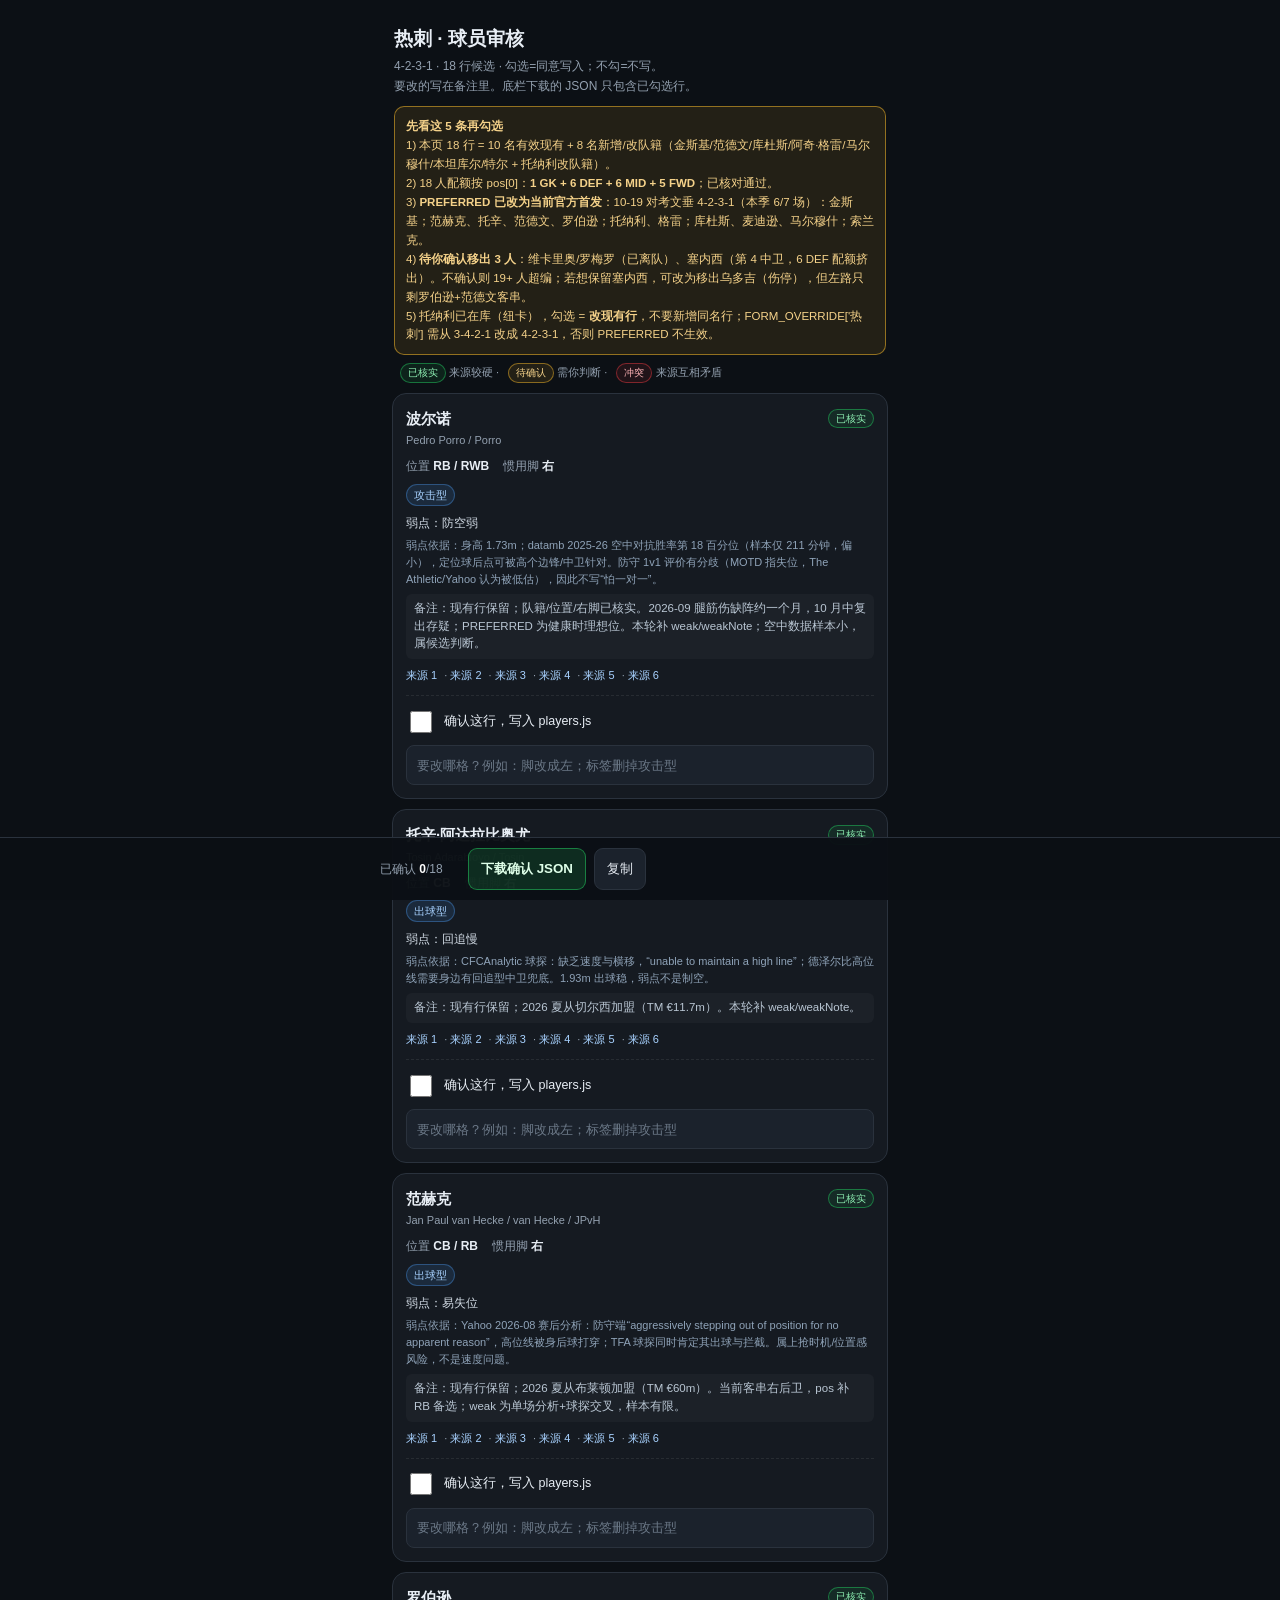
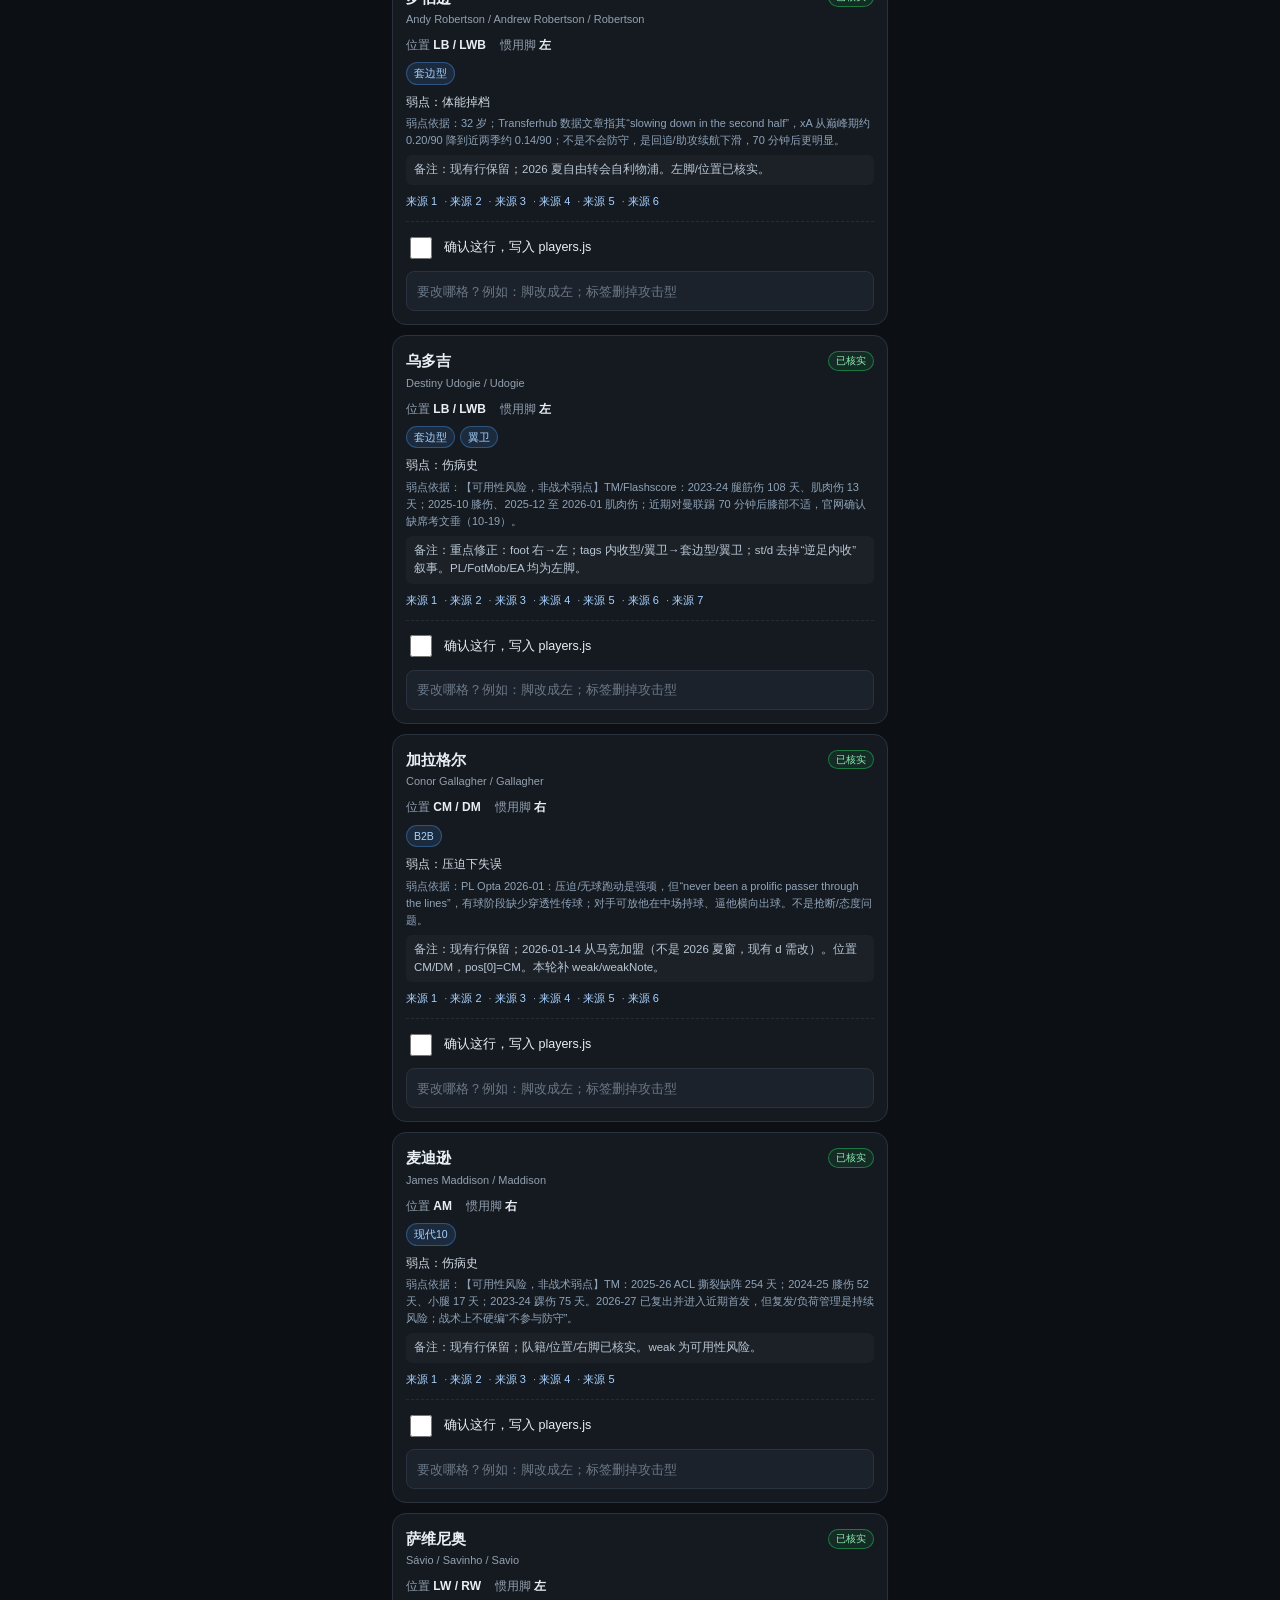
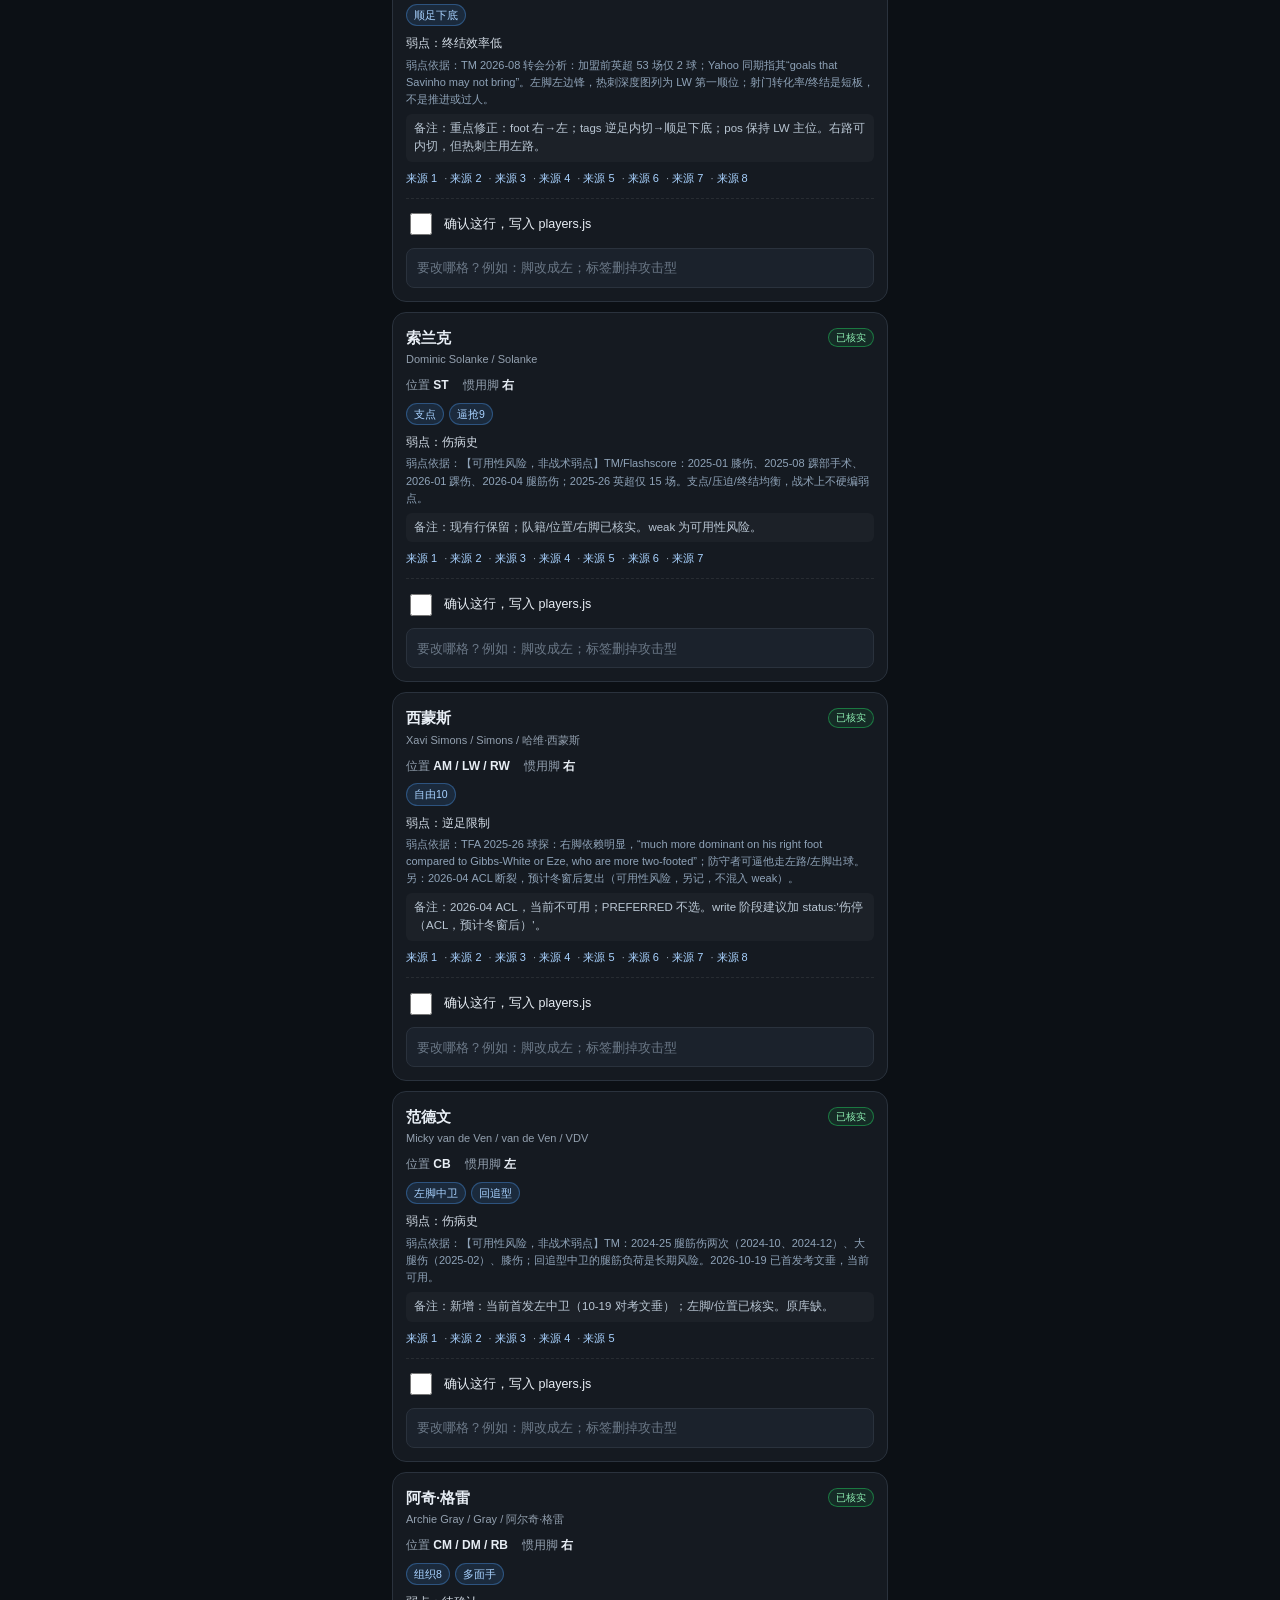
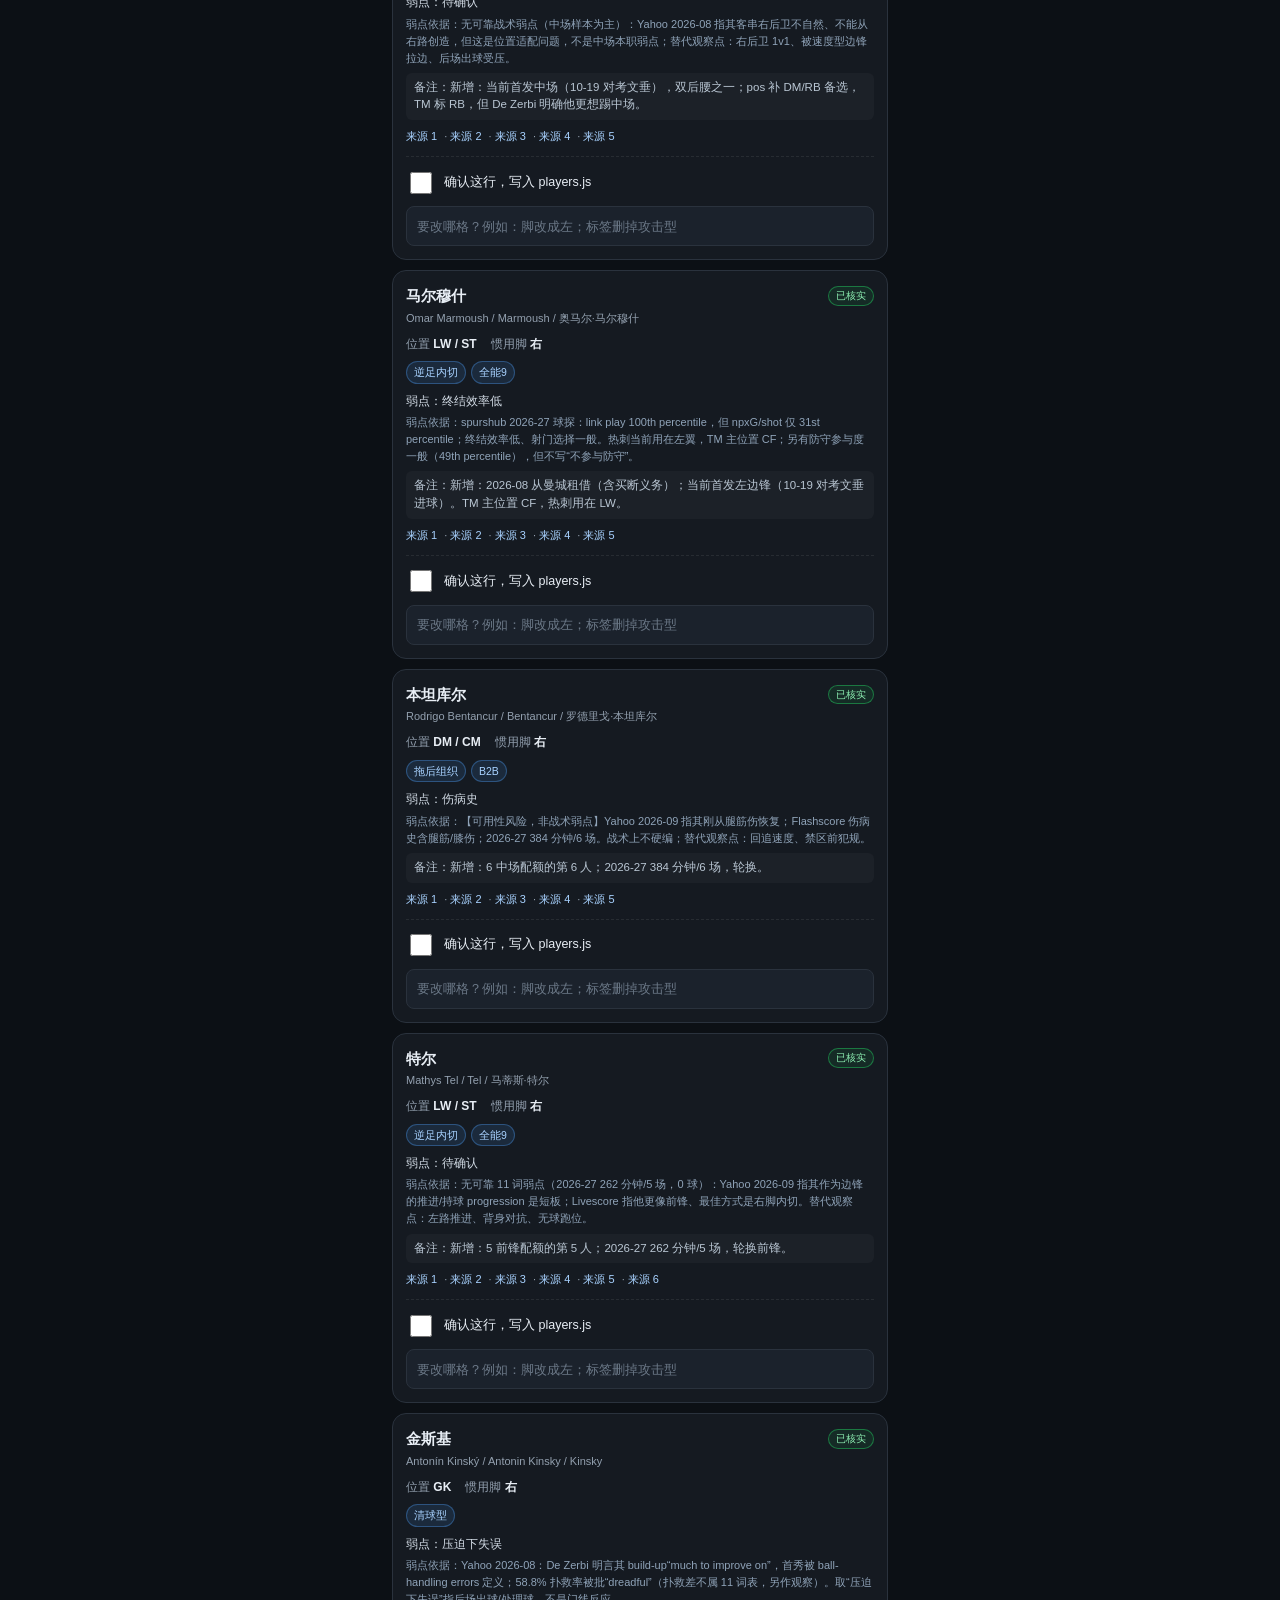
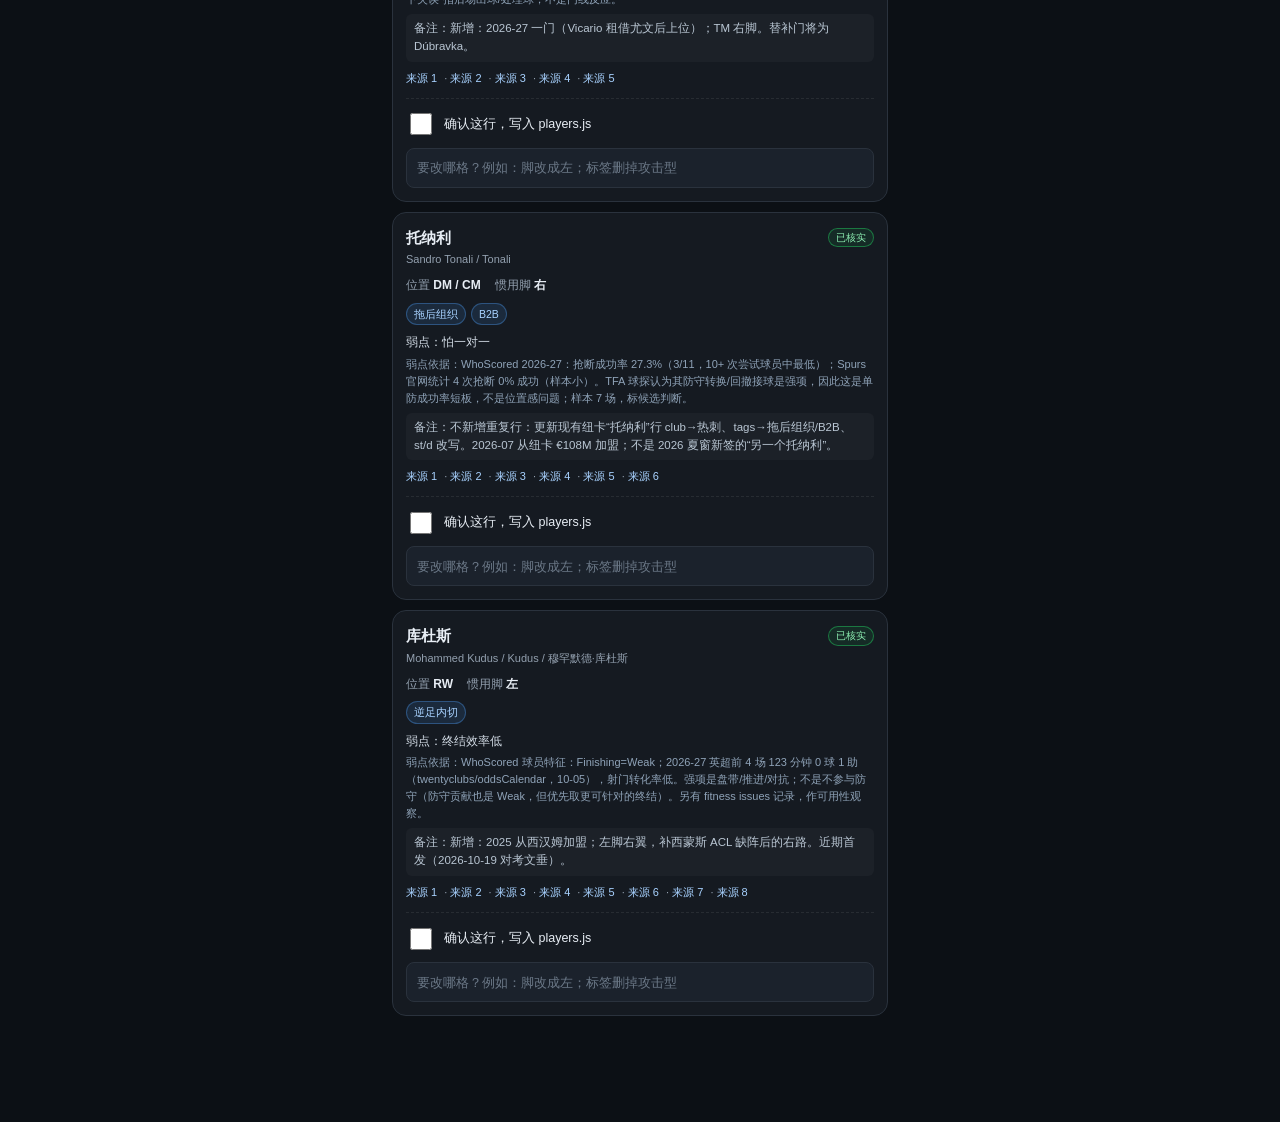
<file: tacticboard-engine/audit/2026-10-21/spurs-verify.html>
<!doctype html>
<html lang="zh-CN"><head>
<meta charset="utf-8">
<meta name="viewport" content="width=device-width,initial-scale=1,viewport-fit=cover">
<title>热刺 · 球员审核</title>
<style>
:root{--bg:#0c1015;--card:#151a21;--card2:#1b222c;--line:#2a323d;--txt:#e8eef5;--mut:#93a0af;
--green:#23c55e;--red:#e2383f;--amber:#f0b429;--blue:#4ea1ff}
*{box-sizing:border-box}
body{margin:0;background:var(--bg);color:var(--txt);font:14px/1.55 -apple-system,BlinkMacSystemFont,"PingFang SC",Roboto,"Microsoft YaHei",sans-serif}
main{max-width:520px;margin:0 auto;padding:14px 12px 96px}
header{padding:4px 2px 10px}
h1{font-size:19px;margin:0 0 4px}
.sub{font-size:12px;color:var(--mut);line-height:1.6}
.legend{font-size:11px;color:var(--mut);margin-top:8px}
.badge{display:inline-block;font-size:10px;border:1px solid;border-radius:99px;padding:1px 7px;margin-left:6px;white-space:nowrap}
.badge.ok{color:#8ef0b3;border-color:rgba(35,197,94,.5);background:rgba(35,197,94,.1)}
.badge.warn{color:#f5d28a;border-color:rgba(240,180,41,.5);background:rgba(240,180,41,.1)}
.badge.bad{color:#ffb4b7;border-color:rgba(226,56,63,.5);background:rgba(226,56,63,.1)}
.card{background:var(--card);border:1px solid var(--line);border-radius:14px;padding:13px;margin:0 0 10px}
.card.done{border-color:rgba(35,197,94,.55)}
.top{display:flex;justify-content:space-between;align-items:center;gap:8px;font-size:15px}
.en{font-size:11px;color:var(--mut);margin-top:2px;overflow-wrap:anywhere}
.meta{display:flex;gap:14px;flex-wrap:wrap;font-size:12px;margin-top:8px}
.kv{color:var(--mut)}
.kv b{color:var(--txt);font-weight:700}
.tags{display:flex;gap:5px;flex-wrap:wrap;margin-top:8px}
.tag{font-size:10.5px;color:#a8d2ff;background:rgba(78,161,255,.12);border:1px solid rgba(78,161,255,.35);border-radius:99px;padding:2px 7px}
.weak{font-size:12px;color:#d3dce6;margin-top:8px}
.weaknote{font-size:11px;color:#8fa3b8;margin-top:4px;line-height:1.55}
.note{font-size:11.5px;color:#b9c6d3;margin-top:6px;background:rgba(255,255,255,.03);border-radius:6px;padding:6px 8px}
.src{font-size:11px;color:var(--mut);margin-top:8px;overflow-wrap:anywhere}
.src a{color:#a8d2ff;text-decoration:none;margin-right:4px}
.muted{color:#6b7887}
.check{display:flex;align-items:center;gap:9px;margin-top:11px;border-top:1px dashed #ffffff14;padding-top:10px;font-size:12.5px;min-height:42px}
.check input{width:22px;height:22px;accent-color:var(--green);flex:0 0 22px}
.memo{display:block;width:100%;margin-top:8px;background:var(--card2);border:1px solid var(--line);color:var(--txt);
border-radius:8px;padding:10px;font:12px/1.5 inherit;min-height:40px}
.memo::placeholder{color:#6b7887}
footer{position:fixed;left:0;right:0;bottom:0;background:rgba(12,16,21,.97);border-top:1px solid var(--line);
padding:10px 12px calc(10px + env(safe-area-inset-bottom));z-index:9}
.fbar{max-width:520px;margin:0 auto;display:flex;gap:8px;align-items:center}
.count{font-size:12px;color:var(--mut);flex:0 0 auto;min-width:80px}
.count b{color:#fff}
button{font:13px/1.2 inherit;border-radius:9px;min-height:42px;padding:10px 12px;border:1px solid var(--line);
background:var(--card2);color:var(--txt)}
button.primary{background:rgba(35,197,94,.16);border-color:rgba(35,197,94,.55);color:#dfffe9;font-weight:700}
button:active{transform:scale(.98)}
#fallback{display:none;margin-top:8px}
#fallback textarea{width:100%;height:90px;background:var(--card2);border:1px solid var(--line);color:var(--txt);
border-radius:8px;padding:8px;font:11px/1.5 ui-monospace,Menlo,monospace}
.toast{position:fixed;left:50%;bottom:70px;transform:translateX(-50%);background:#1f2a35;border:1px solid #3a4a5a;
color:#fff;border-radius:99px;padding:7px 13px;font-size:12px;opacity:0;pointer-events:none;transition:opacity .2s;z-index:20}
.toast.on{opacity:1}
@media(min-width:521px){main{padding-top:20px}}
</style></head>
<body>
<main>
<header>
  <h1>热刺 · 球员审核</h1>
  <div class="sub">4-2-3-1 · 18 行候选 · 勾选=同意写入；不勾=不写。<br>
  要改的写在备注里。底栏下载的 JSON 只包含已勾选行。</div>
  <div style="margin-top:10px;padding:10px 11px;border:1px solid rgba(240,180,41,.55);background:rgba(240,180,41,.10);border-radius:10px;font-size:11.5px;line-height:1.65;color:#f5d28a">
<b>先看这 5 条再勾选</b><br>
1) 本页 18 行 = 10 名有效现有 + 8 名新增/改队籍（金斯基/范德文/库杜斯/阿奇·格雷/马尔穆什/本坦库尔/特尔 + 托纳利改队籍）。<br>
2) 18 人配额按 pos[0]：<b>1 GK + 6 DEF + 6 MID + 5 FWD</b>；已核对通过。<br>
3) <b>PREFERRED 已改为当前官方首发</b>：10-19 对考文垂 4-2-3-1（本季 6/7 场）：金斯基；范赫克、托辛、范德文、罗伯逊；托纳利、格雷；库杜斯、麦迪逊、马尔穆什；索兰克。<br>
4) <b>待你确认移出 3 人</b>：维卡里奥/罗梅罗（已离队）、塞内西（第 4 中卫，6 DEF 配额挤出）。不确认则 19+ 人超编；若想保留塞内西，可改为移出乌多吉（伤停），但左路只剩罗伯逊+范德文客串。<br>
5) 托纳利已在库（纽卡），勾选 = <b>改现有行</b>，不要新增同名行；FORM_OVERRIDE['热刺'] 需从 3-4-2-1 改成 4-2-3-1，否则 PREFERRED 不生效。
</div>
  <div class="legend"><span class="badge ok">已核实</span> 来源较硬 · <span class="badge warn">待确认</span> 需你判断 · <span class="badge bad">冲突</span> 来源互相矛盾</div>
</header>

<section class="card" data-card="0">
  <div class="top"><b>波尔诺</b><span class="badge ok">已核实</span></div>
  <div class="en">Pedro Porro / Porro</div>
  <div class="meta">
    <span class="kv">位置 <b>RB / RWB</b></span>
    <span class="kv">惯用脚 <b>右</b></span>
  </div>
  <div class="tags"><span class="tag">攻击型</span></div>
  <div class="weak">弱点：防空弱</div>
  <div class="weaknote">弱点依据：身高 1.73m；datamb 2025-26 空中对抗胜率第 18 百分位（样本仅 211 分钟，偏小），定位球后点可被高个边锋/中卫针对。防守 1v1 评价有分歧（MOTD 指失位，The Athletic/Yahoo 认为被低估），因此不写“怕一对一”。</div>
  <div class="note">备注：现有行保留；队籍/位置/右脚已核实。2026-09 腿筋伤缺阵约一个月，10 月中复出存疑；PREFERRED 为健康时理想位。本轮补 weak/weakNote；空中数据样本小，属候选判断。</div>
  <div class="src"><a href="https://www.tottenhamhotspur.com/player/441164/pedro-porro" target="_blank" rel="noopener">来源 1</a> · <a href="https://www.tottenhamhotspur.com/news/1088296/squad-confirmed-for-202627-premier-league-season" target="_blank" rel="noopener">来源 2</a> · <a href="https://www.premierleague.com/en/players/441164/pedro-porro/overview" target="_blank" rel="noopener">来源 3</a> · <a href="https://www.transfermarkt.com/pedro-porro/profil/spieler/553875" target="_blank" rel="noopener">来源 4</a> · <a href="https://datamb.football/Pedro_Porro_Full-back_stats/" target="_blank" rel="noopener">来源 5</a> · <a href="https://www.nytimes.com/athletic/7609941/2026/09/23/pedro-porro-injury-tottenham-news/" target="_blank" rel="noopener">来源 6</a></div>
  <label class="check"><input type="checkbox" data-check="0"> <span>确认这行，写入 players.js</span></label>
  <input class="memo" data-memo="0" placeholder="要改哪格？例如：脚改成左；标签删掉攻击型">
</section>
<section class="card" data-card="1">
  <div class="top"><b>托辛·阿达拉比奥尤</b><span class="badge ok">已核实</span></div>
  <div class="en">Tosin Adarabioyo / Tosin</div>
  <div class="meta">
    <span class="kv">位置 <b>CB</b></span>
    <span class="kv">惯用脚 <b>右</b></span>
  </div>
  <div class="tags"><span class="tag">出球型</span></div>
  <div class="weak">弱点：回追慢</div>
  <div class="weaknote">弱点依据：CFCAnalytic 球探：缺乏速度与横移，“unable to maintain a high line”；德泽尔比高位线需要身边有回追型中卫兜底。1.93m 出球稳，弱点不是制空。</div>
  <div class="note">备注：现有行保留；2026 夏从切尔西加盟（TM €11.7m）。本轮补 weak/weakNote。</div>
  <div class="src"><a href="https://www.tottenhamhotspur.com/player/109646/tosin-adarabioyo" target="_blank" rel="noopener">来源 1</a> · <a href="https://www.tottenhamhotspur.com/news/1088296/squad-confirmed-for-202627-premier-league-season" target="_blank" rel="noopener">来源 2</a> · <a href="https://www.premierleague.com/en/players/109646/tosin-adarabioyo/overview" target="_blank" rel="noopener">来源 3</a> · <a href="https://www.transfermarkt.com/tosin-adarabioyo/profil/spieler/258878" target="_blank" rel="noopener">来源 4</a> · <a href="https://medium.com/@CFCAnalytic/my-honest-thoughts-tosin-adarabioyo-8913f81dcd6d" target="_blank" rel="noopener">来源 5</a> · <a href="https://www.tottenhamhotspur.com/news/1088054/welcome-tosin-adarabioyo-joins-from-chelsea" target="_blank" rel="noopener">来源 6</a></div>
  <label class="check"><input type="checkbox" data-check="1"> <span>确认这行，写入 players.js</span></label>
  <input class="memo" data-memo="1" placeholder="要改哪格？例如：脚改成左；标签删掉攻击型">
</section>
<section class="card" data-card="2">
  <div class="top"><b>范赫克</b><span class="badge ok">已核实</span></div>
  <div class="en">Jan Paul van Hecke / van Hecke / JPvH</div>
  <div class="meta">
    <span class="kv">位置 <b>CB / RB</b></span>
    <span class="kv">惯用脚 <b>右</b></span>
  </div>
  <div class="tags"><span class="tag">出球型</span></div>
  <div class="weak">弱点：易失位</div>
  <div class="weaknote">弱点依据：Yahoo 2026-08 赛后分析：防守端“aggressively stepping out of position for no apparent reason”，高位线被身后球打穿；TFA 球探同时肯定其出球与拦截。属上抢时机/位置感风险，不是速度问题。</div>
  <div class="note">备注：现有行保留；2026 夏从布莱顿加盟（TM €60m）。当前客串右后卫，pos 补 RB 备选；weak 为单场分析+球探交叉，样本有限。</div>
  <div class="src"><a href="https://www.tottenhamhotspur.com/player/469142/jan-paul-van-hecke" target="_blank" rel="noopener">来源 1</a> · <a href="https://www.tottenhamhotspur.com/news/1088296/squad-confirmed-for-202627-premier-league-season" target="_blank" rel="noopener">来源 2</a> · <a href="https://www.premierleague.com/en/players/469142/jan-paul-van-hecke/overview" target="_blank" rel="noopener">来源 3</a> · <a href="https://www.transfermarkt.com/jan-paul-van-hecke/profil/spieler/576314" target="_blank" rel="noopener">来源 4</a> · <a href="https://sports.yahoo.com/articles/jan-paul-van-hecke-looks-203001641.html" target="_blank" rel="noopener">来源 5</a> · <a href="https://totalfootballanalysis.com/player-analysis/jan-paul-van-hecke-scout-report-brighton-2025-2026-analysis" target="_blank" rel="noopener">来源 6</a></div>
  <label class="check"><input type="checkbox" data-check="2"> <span>确认这行，写入 players.js</span></label>
  <input class="memo" data-memo="2" placeholder="要改哪格？例如：脚改成左；标签删掉攻击型">
</section>
<section class="card" data-card="3">
  <div class="top"><b>罗伯逊</b><span class="badge ok">已核实</span></div>
  <div class="en">Andy Robertson / Andrew Robertson / Robertson</div>
  <div class="meta">
    <span class="kv">位置 <b>LB / LWB</b></span>
    <span class="kv">惯用脚 <b>左</b></span>
  </div>
  <div class="tags"><span class="tag">套边型</span></div>
  <div class="weak">弱点：体能掉档</div>
  <div class="weaknote">弱点依据：32 岁；Transferhub 数据文章指其“slowing down in the second half”，xA 从巅峰期约 0.20/90 降到近两季约 0.14/90；不是不会防守，是回追/助攻续航下滑，70 分钟后更明显。</div>
  <div class="note">备注：现有行保留；2026 夏自由转会自利物浦。左脚/位置已核实。</div>
  <div class="src"><a href="https://www.tottenhamhotspur.com/player/122798/andy-robertson" target="_blank" rel="noopener">来源 1</a> · <a href="https://www.tottenhamhotspur.com/news/1088296/squad-confirmed-for-202627-premier-league-season" target="_blank" rel="noopener">来源 2</a> · <a href="https://www.premierleague.com/en/players/122798/andy-robertson/overview" target="_blank" rel="noopener">来源 3</a> · <a href="https://www.transfermarkt.com/andrew-robertson/profil/spieler/234803" target="_blank" rel="noopener">来源 4</a> · <a href="https://www.fotmob.com/players/357880/andrew-robertson" target="_blank" rel="noopener">来源 5</a> · <a href="https://transferhub.substack.com/p/data-behind-andrew-robertsons-natural" target="_blank" rel="noopener">来源 6</a></div>
  <label class="check"><input type="checkbox" data-check="3"> <span>确认这行，写入 players.js</span></label>
  <input class="memo" data-memo="3" placeholder="要改哪格？例如：脚改成左；标签删掉攻击型">
</section>
<section class="card" data-card="4">
  <div class="top"><b>乌多吉</b><span class="badge ok">已核实</span></div>
  <div class="en">Destiny Udogie / Udogie</div>
  <div class="meta">
    <span class="kv">位置 <b>LB / LWB</b></span>
    <span class="kv">惯用脚 <b>左</b></span>
  </div>
  <div class="tags"><span class="tag">套边型</span><span class="tag">翼卫</span></div>
  <div class="weak">弱点：伤病史</div>
  <div class="weaknote">弱点依据：【可用性风险，非战术弱点】TM/Flashscore：2023-24 腿筋伤 108 天、肌肉伤 13 天；2025-10 膝伤、2025-12 至 2026-01 肌肉伤；近期对曼联踢 70 分钟后膝部不适，官网确认缺席考文垂（10-19）。</div>
  <div class="note">备注：重点修正：foot 右→左；tags 内收型/翼卫→套边型/翼卫；st/d 去掉“逆足内收”叙事。PL/FotMob/EA 均为左脚。</div>
  <div class="src"><a href="https://www.tottenhamhotspur.com/player/487053/destiny-udogie" target="_blank" rel="noopener">来源 1</a> · <a href="https://www.tottenhamhotspur.com/news/1088296/squad-confirmed-for-202627-premier-league-season" target="_blank" rel="noopener">来源 2</a> · <a href="https://www.premierleague.com/en/players/487053/destiny-udogie/overview" target="_blank" rel="noopener">来源 3</a> · <a href="https://www.transfermarkt.com/destiny-udogie/profil/spieler/556385" target="_blank" rel="noopener">来源 4</a> · <a href="https://www.fotmob.com/players/1052898/destiny-udogie" target="_blank" rel="noopener">来源 5</a> · <a href="https://www.tottenhamhotspur.com/news/1179150/update-destiny-udogie" target="_blank" rel="noopener">来源 6</a> · <a href="https://ca.sports.yahoo.com/news/destiny-udogie-conundrum-full-display-100003697.html" target="_blank" rel="noopener">来源 7</a></div>
  <label class="check"><input type="checkbox" data-check="4"> <span>确认这行，写入 players.js</span></label>
  <input class="memo" data-memo="4" placeholder="要改哪格？例如：脚改成左；标签删掉攻击型">
</section>
<section class="card" data-card="5">
  <div class="top"><b>加拉格尔</b><span class="badge ok">已核实</span></div>
  <div class="en">Conor Gallagher / Gallagher</div>
  <div class="meta">
    <span class="kv">位置 <b>CM / DM</b></span>
    <span class="kv">惯用脚 <b>右</b></span>
  </div>
  <div class="tags"><span class="tag">B2B</span></div>
  <div class="weak">弱点：压迫下失误</div>
  <div class="weaknote">弱点依据：PL Opta 2026-01：压迫/无球跑动是强项，但“never been a prolific passer through the lines”，有球阶段缺少穿透性传球；对手可放他在中场持球、逼他横向出球。不是抢断/态度问题。</div>
  <div class="note">备注：现有行保留；2026-01-14 从马竞加盟（不是 2026 夏窗，现有 d 需改）。位置 CM/DM，pos[0]=CM。本轮补 weak/weakNote。</div>
  <div class="src"><a href="https://www.tottenhamhotspur.com/player/232787/conor-gallagher" target="_blank" rel="noopener">来源 1</a> · <a href="https://www.tottenhamhotspur.com/news/1088296/squad-confirmed-for-202627-premier-league-season" target="_blank" rel="noopener">来源 2</a> · <a href="https://www.premierleague.com/en/players/232787/conor-gallagher/overview" target="_blank" rel="noopener">来源 3</a> · <a href="https://www.transfermarkt.com/conor-gallagher/profil/spieler/488362" target="_blank" rel="noopener">来源 4</a> · <a href="https://www.premierleague.com/en/news/4545196/opta-analyst-assess-conor-gallagher-after-midfielder-signs-for-tottenham-hotspur-in-january-transfer-window" target="_blank" rel="noopener">来源 5</a> · <a href="https://www.tottenhamhotspur.com/news/1000574/gallagher-joins-from-atletico-madrid" target="_blank" rel="noopener">来源 6</a></div>
  <label class="check"><input type="checkbox" data-check="5"> <span>确认这行，写入 players.js</span></label>
  <input class="memo" data-memo="5" placeholder="要改哪格？例如：脚改成左；标签删掉攻击型">
</section>
<section class="card" data-card="6">
  <div class="top"><b>麦迪逊</b><span class="badge ok">已核实</span></div>
  <div class="en">James Maddison / Maddison</div>
  <div class="meta">
    <span class="kv">位置 <b>AM</b></span>
    <span class="kv">惯用脚 <b>右</b></span>
  </div>
  <div class="tags"><span class="tag">现代10</span></div>
  <div class="weak">弱点：伤病史</div>
  <div class="weaknote">弱点依据：【可用性风险，非战术弱点】TM：2025-26 ACL 撕裂缺阵 254 天；2024-25 膝伤 52 天、小腿 17 天；2023-24 踝伤 75 天。2026-27 已复出并进入近期首发，但复发/负荷管理是持续风险；战术上不硬编“不参与防守”。</div>
  <div class="note">备注：现有行保留；队籍/位置/右脚已核实。weak 为可用性风险。</div>
  <div class="src"><a href="https://www.tottenhamhotspur.com/player/172780/james-maddison" target="_blank" rel="noopener">来源 1</a> · <a href="https://www.premierleague.com/en/players/172780/james-maddison/overview" target="_blank" rel="noopener">来源 2</a> · <a href="https://www.transfermarkt.com/james-maddison/profil/spieler/294057" target="_blank" rel="noopener">来源 3</a> · <a href="https://www.transfermarkt.com/james-maddison/verletzungen/spieler/294057" target="_blank" rel="noopener">来源 4</a> · <a href="https://www.tntsports.co.uk/football/premier-league/2025-2026/james-maddison-acl-injury-surgery-tottenham-hotspur-spurs-setback_sto23209123/story.shtml" target="_blank" rel="noopener">来源 5</a></div>
  <label class="check"><input type="checkbox" data-check="6"> <span>确认这行，写入 players.js</span></label>
  <input class="memo" data-memo="6" placeholder="要改哪格？例如：脚改成左；标签删掉攻击型">
</section>
<section class="card" data-card="7">
  <div class="top"><b>萨维尼奥</b><span class="badge ok">已核实</span></div>
  <div class="en">Sávio / Savinho / Savio</div>
  <div class="meta">
    <span class="kv">位置 <b>LW / RW</b></span>
    <span class="kv">惯用脚 <b>左</b></span>
  </div>
  <div class="tags"><span class="tag">顺足下底</span></div>
  <div class="weak">弱点：终结效率低</div>
  <div class="weaknote">弱点依据：TM 2026-08 转会分析：加盟前英超 53 场仅 2 球；Yahoo 同期指其“goals that Savinho may not bring”。左脚左边锋，热刺深度图列为 LW 第一顺位；射门转化率/终结是短板，不是推进或过人。</div>
  <div class="note">备注：重点修正：foot 右→左；tags 逆足内切→顺足下底；pos 保持 LW 主位。右路可内切，但热刺主用左路。</div>
  <div class="src"><a href="https://www.tottenhamhotspur.com/player/510281/savio" target="_blank" rel="noopener">来源 1</a> · <a href="https://www.tottenhamhotspur.com/news/1088296/squad-confirmed-for-202627-premier-league-season" target="_blank" rel="noopener">来源 2</a> · <a href="https://www.premierleague.com/en/players/510281/savio/overview" target="_blank" rel="noopener">来源 3</a> · <a href="https://www.transfermarkt.com/savio/profil/spieler/743591" target="_blank" rel="noopener">来源 4</a> · <a href="https://www.fotmob.com/players/1174337/savinho" target="_blank" rel="noopener">来源 5</a> · <a href="https://www.transfermarkt.com/spurs-complete-big-money-transfer-can-savinho-revive-reputation-after-2-goals-in-53-pl-games-/view/news/480849" target="_blank" rel="noopener">来源 6</a> · <a href="https://sports.yahoo.com/articles/updated-tottenham-attacking-depth-chart-200003620.html" target="_blank" rel="noopener">来源 7</a> · <a href="https://www.bbc.com/sport/football/articles/c0m3n7pgmjgo" target="_blank" rel="noopener">来源 8</a></div>
  <label class="check"><input type="checkbox" data-check="7"> <span>确认这行，写入 players.js</span></label>
  <input class="memo" data-memo="7" placeholder="要改哪格？例如：脚改成左；标签删掉攻击型">
</section>
<section class="card" data-card="8">
  <div class="top"><b>索兰克</b><span class="badge ok">已核实</span></div>
  <div class="en">Dominic Solanke / Solanke</div>
  <div class="meta">
    <span class="kv">位置 <b>ST</b></span>
    <span class="kv">惯用脚 <b>右</b></span>
  </div>
  <div class="tags"><span class="tag">支点</span><span class="tag">逼抢9</span></div>
  <div class="weak">弱点：伤病史</div>
  <div class="weaknote">弱点依据：【可用性风险，非战术弱点】TM/Flashscore：2025-01 膝伤、2025-08 踝部手术、2026-01 踝伤、2026-04 腿筋伤；2025-26 英超仅 15 场。支点/压迫/终结均衡，战术上不硬编弱点。</div>
  <div class="note">备注：现有行保留；队籍/位置/右脚已核实。weak 为可用性风险。</div>
  <div class="src"><a href="https://www.tottenhamhotspur.com/player/154566/dominic-solanke" target="_blank" rel="noopener">来源 1</a> · <a href="https://www.tottenhamhotspur.com/news/1088296/squad-confirmed-for-202627-premier-league-season" target="_blank" rel="noopener">来源 2</a> · <a href="https://www.premierleague.com/en/players/154566/dominic-solanke/overview" target="_blank" rel="noopener">来源 3</a> · <a href="https://www.transfermarkt.com/dominic-solanke/profil/spieler/258889" target="_blank" rel="noopener">来源 4</a> · <a href="https://www.fotmob.com/players/591734/dominic-solanke" target="_blank" rel="noopener">来源 5</a> · <a href="https://www.transfermarkt.com/dominic-solanke/verletzungen/spieler/258889" target="_blank" rel="noopener">来源 6</a> · <a href="https://www.flashscore.com/player/solanke-dominic/OrADwZse/injury-history/" target="_blank" rel="noopener">来源 7</a></div>
  <label class="check"><input type="checkbox" data-check="8"> <span>确认这行，写入 players.js</span></label>
  <input class="memo" data-memo="8" placeholder="要改哪格？例如：脚改成左；标签删掉攻击型">
</section>
<section class="card" data-card="9">
  <div class="top"><b>西蒙斯</b><span class="badge ok">已核实</span></div>
  <div class="en">Xavi Simons / Simons / 哈维·西蒙斯</div>
  <div class="meta">
    <span class="kv">位置 <b>AM / LW / RW</b></span>
    <span class="kv">惯用脚 <b>右</b></span>
  </div>
  <div class="tags"><span class="tag">自由10</span></div>
  <div class="weak">弱点：逆足限制</div>
  <div class="weaknote">弱点依据：TFA 2025-26 球探：右脚依赖明显，“much more dominant on his right foot compared to Gibbs-White or Eze, who are more two-footed”；防守者可逼他走左路/左脚出球。另：2026-04 ACL 断裂，预计冬窗后复出（可用性风险，另记，不混入 weak）。</div>
  <div class="note">备注：2026-04 ACL，当前不可用；PREFERRED 不选。write 阶段建议加 status:&#39;伤停（ACL，预计冬窗后）&#39;。</div>
  <div class="src"><a href="https://www.tottenhamhotspur.com/player/493362/xavi-simons" target="_blank" rel="noopener">来源 1</a> · <a href="https://www.tottenhamhotspur.com/news/1088296/squad-confirmed-for-202627-premier-league-season" target="_blank" rel="noopener">来源 2</a> · <a href="https://www.premierleague.com/en/players/493362/xavi-simons/overview" target="_blank" rel="noopener">来源 3</a> · <a href="https://www.transfermarkt.com/xavi-simons/profil/spieler/566931" target="_blank" rel="noopener">来源 4</a> · <a href="https://www.fotmob.com/players/1173787/xavi-simons" target="_blank" rel="noopener">来源 5</a> · <a href="https://totalfootballanalysis.com/player-analysis/xavi-simons-scout-report-tottenham-hotspur-2025-2026-analysis-tactics" target="_blank" rel="noopener">来源 6</a> · <a href="https://www.tottenhamhotspur.com/news/1061881/injury-update-xavi-simons" target="_blank" rel="noopener">来源 7</a> · <a href="https://www.skysports.com/football/news/13537026/xavi-simons-injury-tottenham-playmaker-to-miss-rest-of-season-and-world-cup-with-netherlands-after-being-stretchered-off-at-wolves" target="_blank" rel="noopener">来源 8</a></div>
  <label class="check"><input type="checkbox" data-check="9"> <span>确认这行，写入 players.js</span></label>
  <input class="memo" data-memo="9" placeholder="要改哪格？例如：脚改成左；标签删掉攻击型">
</section>
<section class="card" data-card="10">
  <div class="top"><b>范德文</b><span class="badge ok">已核实</span></div>
  <div class="en">Micky van de Ven / van de Ven / VDV</div>
  <div class="meta">
    <span class="kv">位置 <b>CB</b></span>
    <span class="kv">惯用脚 <b>左</b></span>
  </div>
  <div class="tags"><span class="tag">左脚中卫</span><span class="tag">回追型</span></div>
  <div class="weak">弱点：伤病史</div>
  <div class="weaknote">弱点依据：【可用性风险，非战术弱点】TM：2024-25 腿筋伤两次（2024-10、2024-12）、大腿伤（2025-02）、膝伤；回追型中卫的腿筋负荷是长期风险。2026-10-19 已首发考文垂，当前可用。</div>
  <div class="note">备注：新增：当前首发左中卫（10-19 对考文垂）；左脚/位置已核实。原库缺。</div>
  <div class="src"><a href="https://www.tottenhamhotspur.com/player/491279/micky-van-de-ven" target="_blank" rel="noopener">来源 1</a> · <a href="https://www.premierleague.com/en/players/491279/micky-van-de-ven/overview" target="_blank" rel="noopener">来源 2</a> · <a href="https://www.transfermarkt.com/micky-van-de-ven/profil/spieler/557459" target="_blank" rel="noopener">来源 3</a> · <a href="https://www.transfermarkt.com/micky-van-de-ven/verletzungen/spieler/557459/plus/1" target="_blank" rel="noopener">来源 4</a> · <a href="https://www.fotmob.com/players/1097466/micky-van-de-ven" target="_blank" rel="noopener">来源 5</a></div>
  <label class="check"><input type="checkbox" data-check="10"> <span>确认这行，写入 players.js</span></label>
  <input class="memo" data-memo="10" placeholder="要改哪格？例如：脚改成左；标签删掉攻击型">
</section>
<section class="card" data-card="11">
  <div class="top"><b>阿奇·格雷</b><span class="badge ok">已核实</span></div>
  <div class="en">Archie Gray / Gray / 阿尔奇·格雷</div>
  <div class="meta">
    <span class="kv">位置 <b>CM / DM / RB</b></span>
    <span class="kv">惯用脚 <b>右</b></span>
  </div>
  <div class="tags"><span class="tag">组织8</span><span class="tag">多面手</span></div>
  <div class="weak">弱点：待确认</div>
  <div class="weaknote">弱点依据：无可靠战术弱点（中场样本为主）：Yahoo 2026-08 指其客串右后卫不自然、不能从右路创造，但这是位置适配问题，不是中场本职弱点；替代观察点：右后卫 1v1、被速度型边锋拉边、后场出球受压。</div>
  <div class="note">备注：新增：当前首发中场（10-19 对考文垂），双后腰之一；pos 补 DM/RB 备选，TM 标 RB，但 De Zerbi 明确他更想踢中场。</div>
  <div class="src"><a href="https://www.tottenhamhotspur.com/player/547701/archie-gray" target="_blank" rel="noopener">来源 1</a> · <a href="https://www.premierleague.com/en/players/547701/eschie-gray/overview" target="_blank" rel="noopener">来源 2</a> · <a href="https://www.transfermarkt.com/archie-gray/profil/spieler/922693" target="_blank" rel="noopener">来源 3</a> · <a href="https://www.fotmob.com/players/1323305/archie-gray" target="_blank" rel="noopener">来源 4</a> · <a href="https://sports.yahoo.com/articles/archie-gray-experiment-needs-end-180004858.html" target="_blank" rel="noopener">来源 5</a></div>
  <label class="check"><input type="checkbox" data-check="11"> <span>确认这行，写入 players.js</span></label>
  <input class="memo" data-memo="11" placeholder="要改哪格？例如：脚改成左；标签删掉攻击型">
</section>
<section class="card" data-card="12">
  <div class="top"><b>马尔穆什</b><span class="badge ok">已核实</span></div>
  <div class="en">Omar Marmoush / Marmoush / 奥马尔·马尔穆什</div>
  <div class="meta">
    <span class="kv">位置 <b>LW / ST</b></span>
    <span class="kv">惯用脚 <b>右</b></span>
  </div>
  <div class="tags"><span class="tag">逆足内切</span><span class="tag">全能9</span></div>
  <div class="weak">弱点：终结效率低</div>
  <div class="weaknote">弱点依据：spurshub 2026-27 球探：link play 100th percentile，但 npxG/shot 仅 31st percentile；终结效率低、射门选择一般。热刺当前用在左翼，TM 主位置 CF；另有防守参与度一般（49th percentile），但不写“不参与防守”。</div>
  <div class="note">备注：新增：2026-08 从曼城租借（含买断义务）；当前首发左边锋（10-19 对考文垂进球）。TM 主位置 CF，热刺用在 LW。</div>
  <div class="src"><a href="https://www.tottenhamhotspur.com/player/438234/omar-marmoush" target="_blank" rel="noopener">来源 1</a> · <a href="https://www.premierleague.com/en/players/438234/omar-marmoush/overview" target="_blank" rel="noopener">来源 2</a> · <a href="https://www.transfermarkt.com/omar-marmoush/profil/spieler/445939" target="_blank" rel="noopener">来源 3</a> · <a href="https://www.fotmob.com/players/839204/omar-marmoush" target="_blank" rel="noopener">来源 4</a> · <a href="https://spurshub.co.uk/players/omar-marmoush" target="_blank" rel="noopener">来源 5</a></div>
  <label class="check"><input type="checkbox" data-check="12"> <span>确认这行，写入 players.js</span></label>
  <input class="memo" data-memo="12" placeholder="要改哪格？例如：脚改成左；标签删掉攻击型">
</section>
<section class="card" data-card="13">
  <div class="top"><b>本坦库尔</b><span class="badge ok">已核实</span></div>
  <div class="en">Rodrigo Bentancur / Bentancur / 罗德里戈·本坦库尔</div>
  <div class="meta">
    <span class="kv">位置 <b>DM / CM</b></span>
    <span class="kv">惯用脚 <b>右</b></span>
  </div>
  <div class="tags"><span class="tag">拖后组织</span><span class="tag">B2B</span></div>
  <div class="weak">弱点：伤病史</div>
  <div class="weaknote">弱点依据：【可用性风险，非战术弱点】Yahoo 2026-09 指其刚从腿筋伤恢复；Flashscore 伤病史含腿筋/膝伤；2026-27 384 分钟/6 场。战术上不硬编；替代观察点：回追速度、禁区前犯规。</div>
  <div class="note">备注：新增：6 中场配额的第 6 人；2026-27 384 分钟/6 场，轮换。</div>
  <div class="src"><a href="https://www.tottenhamhotspur.com/player/202993/rodrigo-bentancur" target="_blank" rel="noopener">来源 1</a> · <a href="https://www.premierleague.com/en/players/202993/rodrigo-bentancur/overview" target="_blank" rel="noopener">来源 2</a> · <a href="https://www.fotmob.com/players/620618/rodrigo-bentancur/1000" target="_blank" rel="noopener">来源 3</a> · <a href="https://www.flashscore.com/player/bentancur-rodrigo/nLRMnJtJ/injury-history/" target="_blank" rel="noopener">来源 4</a> · <a href="https://sports.yahoo.com/articles/rodrigo-bentancur-tottenham-were-waiting-080000798.html" target="_blank" rel="noopener">来源 5</a></div>
  <label class="check"><input type="checkbox" data-check="13"> <span>确认这行，写入 players.js</span></label>
  <input class="memo" data-memo="13" placeholder="要改哪格？例如：脚改成左；标签删掉攻击型">
</section>
<section class="card" data-card="14">
  <div class="top"><b>特尔</b><span class="badge ok">已核实</span></div>
  <div class="en">Mathys Tel / Tel / 马蒂斯·特尔</div>
  <div class="meta">
    <span class="kv">位置 <b>LW / ST</b></span>
    <span class="kv">惯用脚 <b>右</b></span>
  </div>
  <div class="tags"><span class="tag">逆足内切</span><span class="tag">全能9</span></div>
  <div class="weak">弱点：待确认</div>
  <div class="weaknote">弱点依据：无可靠 11 词弱点（2026-27 262 分钟/5 场，0 球）：Yahoo 2026-09 指其作为边锋的推进/持球 progression 是短板；Livescore 指他更像前锋、最佳方式是右脚内切。替代观察点：左路推进、背身对抗、无球跑位。</div>
  <div class="note">备注：新增：5 前锋配额的第 5 人；2026-27 262 分钟/5 场，轮换前锋。</div>
  <div class="src"><a href="https://www.tottenhamhotspur.com/player/511499/mathys-tel" target="_blank" rel="noopener">来源 1</a> · <a href="https://www.premierleague.com/en/players/511499/mathys-tel/overview" target="_blank" rel="noopener">来源 2</a> · <a href="https://www.transfermarkt.com/mathys-tel/profil/spieler/801734" target="_blank" rel="noopener">来源 3</a> · <a href="https://www.fotmob.com/players/1288111/mathys-tel" target="_blank" rel="noopener">来源 4</a> · <a href="https://sports.yahoo.com/articles/mathys-tel-needs-healthy-destiny-190003977.html" target="_blank" rel="noopener">来源 5</a> · <a href="https://www.livescore.com/en/news/football/premier-league/tottenham-need-to-find-a-way-to-get-mathys-tel-in-the-zone-no-literally-hotspur-hq/" target="_blank" rel="noopener">来源 6</a></div>
  <label class="check"><input type="checkbox" data-check="14"> <span>确认这行，写入 players.js</span></label>
  <input class="memo" data-memo="14" placeholder="要改哪格？例如：脚改成左；标签删掉攻击型">
</section>
<section class="card" data-card="15">
  <div class="top"><b>金斯基</b><span class="badge ok">已核实</span></div>
  <div class="en">Antonín Kinský / Antonin Kinsky / Kinsky</div>
  <div class="meta">
    <span class="kv">位置 <b>GK</b></span>
    <span class="kv">惯用脚 <b>右</b></span>
  </div>
  <div class="tags"><span class="tag">清球型</span></div>
  <div class="weak">弱点：压迫下失误</div>
  <div class="weaknote">弱点依据：Yahoo 2026-08：De Zerbi 明言其 build-up“much to improve on”，首秀被 ball-handling errors 定义；58.8% 扑救率被批“dreadful”（扑救差不属 11 词表，另作观察）。取“压迫下失误”指后场出球/处理球，不是门线反应。</div>
  <div class="note">备注：新增：2026-27 一门（Vicario 租借尤文后上位）；TM 右脚。替补门将为 Dúbravka。</div>
  <div class="src"><a href="https://www.tottenhamhotspur.com/player/485055/antonin-kinsky" target="_blank" rel="noopener">来源 1</a> · <a href="https://www.premierleague.com/en/players/485055/antonin-kinsky/overview" target="_blank" rel="noopener">来源 2</a> · <a href="https://www.transfermarkt.com/antonin-kinsky/profil/spieler/725912" target="_blank" rel="noopener">来源 3</a> · <a href="https://sports.yahoo.com/articles/antonin-kinsky-premier-leagues-best-080000605.html" target="_blank" rel="noopener">来源 4</a> · <a href="https://www.espn.co.uk/football/story/_/id/49226100/tottenham-antonin-kinsky-signs-new-contract-roberto-de-zerbi-hails-one-best-europe-potential" target="_blank" rel="noopener">来源 5</a></div>
  <label class="check"><input type="checkbox" data-check="15"> <span>确认这行，写入 players.js</span></label>
  <input class="memo" data-memo="15" placeholder="要改哪格？例如：脚改成左；标签删掉攻击型">
</section>
<section class="card" data-card="16">
  <div class="top"><b>托纳利</b><span class="badge ok">已核实</span></div>
  <div class="en">Sandro Tonali / Tonali</div>
  <div class="meta">
    <span class="kv">位置 <b>DM / CM</b></span>
    <span class="kv">惯用脚 <b>右</b></span>
  </div>
  <div class="tags"><span class="tag">拖后组织</span><span class="tag">B2B</span></div>
  <div class="weak">弱点：怕一对一</div>
  <div class="weaknote">弱点依据：WhoScored 2026-27：抢断成功率 27.3%（3/11，10+ 次尝试球员中最低）；Spurs 官网统计 4 次抢断 0% 成功（样本小）。TFA 球探认为其防守转换/回撤接球是强项，因此这是单防成功率短板，不是位置感问题；样本 7 场，标候选判断。</div>
  <div class="note">备注：不新增重复行：更新现有纽卡“托纳利”行 club→热刺、tags→拖后组织/B2B、st/d 改写。2026-07 从纽卡 €108M 加盟；不是 2026 夏窗新签的“另一个托纳利”。</div>
  <div class="src"><a href="https://www.tottenhamhotspur.com/news/1088296/squad-confirmed-for-202627-premier-league-season" target="_blank" rel="noopener">来源 1</a> · <a href="https://www.tottenhamhotspur.com/player/432422/sandro-tonali/statistics" target="_blank" rel="noopener">来源 2</a> · <a href="https://www.premierleague.com/en/players/432422/sandro-tonali/overview" target="_blank" rel="noopener">来源 3</a> · <a href="https://www.transfermarkt.com/sandro-tonali/profil/spieler/397033" target="_blank" rel="noopener">来源 4</a> · <a href="https://tacticalfootballanalysis.com/sandro-tonali-mateus-fernandes-scout-report-tottenham-2026-2027-analysis/" target="_blank" rel="noopener">来源 5</a> · <a href="https://x.com/WhoScored/status/2105915687646773674" target="_blank" rel="noopener">来源 6</a></div>
  <label class="check"><input type="checkbox" data-check="16"> <span>确认这行，写入 players.js</span></label>
  <input class="memo" data-memo="16" placeholder="要改哪格？例如：脚改成左；标签删掉攻击型">
</section>
<section class="card" data-card="17">
  <div class="top"><b>库杜斯</b><span class="badge ok">已核实</span></div>
  <div class="en">Mohammed Kudus / Kudus / 穆罕默德·库杜斯</div>
  <div class="meta">
    <span class="kv">位置 <b>RW</b></span>
    <span class="kv">惯用脚 <b>左</b></span>
  </div>
  <div class="tags"><span class="tag">逆足内切</span></div>
  <div class="weak">弱点：终结效率低</div>
  <div class="weaknote">弱点依据：WhoScored 球员特征：Finishing=Weak；2026-27 英超前 4 场 123 分钟 0 球 1 助（twentyclubs/oddsCalendar，10-05），射门转化率低。强项是盘带/推进/对抗；不是不参与防守（防守贡献也是 Weak，但优先取更可针对的终结）。另有 fitness issues 记录，作可用性观察。</div>
  <div class="note">备注：新增：2025 从西汉姆加盟；左脚右翼，补西蒙斯 ACL 缺阵后的右路。近期首发（2026-10-19 对考文垂）。</div>
  <div class="src"><a href="https://www.tottenhamhotspur.com/player/460842/mohammed-kudus" target="_blank" rel="noopener">来源 1</a> · <a href="https://www.tottenhamhotspur.com/news/1088296/squad-confirmed-for-202627-premier-league-season" target="_blank" rel="noopener">来源 2</a> · <a href="https://www.premierleague.com/en/players/460842/mohammed-kudus/overview" target="_blank" rel="noopener">来源 3</a> · <a href="https://www.transfermarkt.com/mohammed-kudus/profil/spieler/543499" target="_blank" rel="noopener">来源 4</a> · <a href="https://www.fotmob.com/players/891743/mohammed-kudus" target="_blank" rel="noopener">来源 5</a> · <a href="https://www.whoscored.com/players/400166/show/mohammed-kudus" target="_blank" rel="noopener">来源 6</a> · <a href="https://www.livescore.com/en/news/football/premier-league/mohammed-kudus-needs-to-control-his-destiny-before-he-faces-real-pressure-at-tottenham-hotspur-hq/" target="_blank" rel="noopener">来源 7</a> · <a href="https://twentyclubs.com/players/mohammed-kudus" target="_blank" rel="noopener">来源 8</a></div>
  <label class="check"><input type="checkbox" data-check="17"> <span>确认这行，写入 players.js</span></label>
  <input class="memo" data-memo="17" placeholder="要改哪格？例如：脚改成左；标签删掉攻击型">
</section>
<div id="fallback"><textarea id="copyBox" readonly></textarea></div>
</main>
<footer><div class="fbar">
  <div class="count">已确认 <b id="cnt">0</b>/18</div>
  <button class="primary" id="download">下载确认 JSON</button>
  <button id="copy">复制</button>
</div></footer>
<div class="toast" id="toast">已复制</div>
<script>
const DATA = {"team":"热刺","form":"4-2-3-1","rows":[{"n":"波尔诺","en":["Pedro Porro","Porro"],"club":"热刺","pos":["RB","RWB"],"foot":"右","tags":["攻击型"],"weak":"防空弱","weakNote":"身高 1.73m；datamb 2025-26 空中对抗胜率第 18 百分位（样本仅 211 分钟，偏小），定位球后点可被高个边锋/中卫针对。防守 1v1 评价有分歧（MOTD 指失位，The Athletic/Yahoo 认为被低估），因此不写“怕一对一”。","src":["https://www.tottenhamhotspur.com/player/441164/pedro-porro","https://www.tottenhamhotspur.com/news/1088296/squad-confirmed-for-202627-premier-league-season","https://www.premierleague.com/en/players/441164/pedro-porro/overview","https://www.transfermarkt.com/pedro-porro/profil/spieler/553875","https://datamb.football/Pedro_Porro_Full-back_stats/","https://www.nytimes.com/athletic/7609941/2026/09/23/pedro-porro-injury-tottenham-news/"],"conf":"已核实","note":"现有行保留；队籍/位置/右脚已核实。2026-09 腿筋伤缺阵约一个月，10 月中复出存疑；PREFERRED 为健康时理想位。本轮补 weak/weakNote；空中数据样本小，属候选判断。"},{"n":"托辛·阿达拉比奥尤","en":["Tosin Adarabioyo","Tosin"],"club":"热刺","pos":["CB"],"foot":"右","tags":["出球型"],"weak":"回追慢","weakNote":"CFCAnalytic 球探：缺乏速度与横移，“unable to maintain a high line”；德泽尔比高位线需要身边有回追型中卫兜底。1.93m 出球稳，弱点不是制空。","src":["https://www.tottenhamhotspur.com/player/109646/tosin-adarabioyo","https://www.tottenhamhotspur.com/news/1088296/squad-confirmed-for-202627-premier-league-season","https://www.premierleague.com/en/players/109646/tosin-adarabioyo/overview","https://www.transfermarkt.com/tosin-adarabioyo/profil/spieler/258878","https://medium.com/@CFCAnalytic/my-honest-thoughts-tosin-adarabioyo-8913f81dcd6d","https://www.tottenhamhotspur.com/news/1088054/welcome-tosin-adarabioyo-joins-from-chelsea"],"conf":"已核实","note":"现有行保留；2026 夏从切尔西加盟（TM €11.7m）。本轮补 weak/weakNote。"},{"n":"范赫克","en":["Jan Paul van Hecke","van Hecke","JPvH"],"club":"热刺","pos":["CB","RB"],"foot":"右","tags":["出球型"],"weak":"易失位","weakNote":"Yahoo 2026-08 赛后分析：防守端“aggressively stepping out of position for no apparent reason”，高位线被身后球打穿；TFA 球探同时肯定其出球与拦截。属上抢时机/位置感风险，不是速度问题。","src":["https://www.tottenhamhotspur.com/player/469142/jan-paul-van-hecke","https://www.tottenhamhotspur.com/news/1088296/squad-confirmed-for-202627-premier-league-season","https://www.premierleague.com/en/players/469142/jan-paul-van-hecke/overview","https://www.transfermarkt.com/jan-paul-van-hecke/profil/spieler/576314","https://sports.yahoo.com/articles/jan-paul-van-hecke-looks-203001641.html","https://totalfootballanalysis.com/player-analysis/jan-paul-van-hecke-scout-report-brighton-2025-2026-analysis"],"conf":"已核实","note":"现有行保留；2026 夏从布莱顿加盟（TM €60m）。当前客串右后卫，pos 补 RB 备选；weak 为单场分析+球探交叉，样本有限。"},{"n":"罗伯逊","en":["Andy Robertson","Andrew Robertson","Robertson"],"club":"热刺","pos":["LB","LWB"],"foot":"左","tags":["套边型"],"weak":"体能掉档","weakNote":"32 岁；Transferhub 数据文章指其“slowing down in the second half”，xA 从巅峰期约 0.20/90 降到近两季约 0.14/90；不是不会防守，是回追/助攻续航下滑，70 分钟后更明显。","src":["https://www.tottenhamhotspur.com/player/122798/andy-robertson","https://www.tottenhamhotspur.com/news/1088296/squad-confirmed-for-202627-premier-league-season","https://www.premierleague.com/en/players/122798/andy-robertson/overview","https://www.transfermarkt.com/andrew-robertson/profil/spieler/234803","https://www.fotmob.com/players/357880/andrew-robertson","https://transferhub.substack.com/p/data-behind-andrew-robertsons-natural"],"conf":"已核实","note":"现有行保留；2026 夏自由转会自利物浦。左脚/位置已核实。"},{"n":"乌多吉","en":["Destiny Udogie","Udogie"],"club":"热刺","pos":["LB","LWB"],"foot":"左","tags":["套边型","翼卫"],"weak":"伤病史","weakNote":"【可用性风险，非战术弱点】TM/Flashscore：2023-24 腿筋伤 108 天、肌肉伤 13 天；2025-10 膝伤、2025-12 至 2026-01 肌肉伤；近期对曼联踢 70 分钟后膝部不适，官网确认缺席考文垂（10-19）。","src":["https://www.tottenhamhotspur.com/player/487053/destiny-udogie","https://www.tottenhamhotspur.com/news/1088296/squad-confirmed-for-202627-premier-league-season","https://www.premierleague.com/en/players/487053/destiny-udogie/overview","https://www.transfermarkt.com/destiny-udogie/profil/spieler/556385","https://www.fotmob.com/players/1052898/destiny-udogie","https://www.tottenhamhotspur.com/news/1179150/update-destiny-udogie","https://ca.sports.yahoo.com/news/destiny-udogie-conundrum-full-display-100003697.html"],"conf":"已核实","note":"重点修正：foot 右→左；tags 内收型/翼卫→套边型/翼卫；st/d 去掉“逆足内收”叙事。PL/FotMob/EA 均为左脚。"},{"n":"加拉格尔","en":["Conor Gallagher","Gallagher"],"club":"热刺","pos":["CM","DM"],"foot":"右","tags":["B2B"],"weak":"压迫下失误","weakNote":"PL Opta 2026-01：压迫/无球跑动是强项，但“never been a prolific passer through the lines”，有球阶段缺少穿透性传球；对手可放他在中场持球、逼他横向出球。不是抢断/态度问题。","src":["https://www.tottenhamhotspur.com/player/232787/conor-gallagher","https://www.tottenhamhotspur.com/news/1088296/squad-confirmed-for-202627-premier-league-season","https://www.premierleague.com/en/players/232787/conor-gallagher/overview","https://www.transfermarkt.com/conor-gallagher/profil/spieler/488362","https://www.premierleague.com/en/news/4545196/opta-analyst-assess-conor-gallagher-after-midfielder-signs-for-tottenham-hotspur-in-january-transfer-window","https://www.tottenhamhotspur.com/news/1000574/gallagher-joins-from-atletico-madrid"],"conf":"已核实","note":"现有行保留；2026-01-14 从马竞加盟（不是 2026 夏窗，现有 d 需改）。位置 CM/DM，pos[0]=CM。本轮补 weak/weakNote。"},{"n":"麦迪逊","en":["James Maddison","Maddison"],"club":"热刺","pos":["AM"],"foot":"右","tags":["现代10"],"weak":"伤病史","weakNote":"【可用性风险，非战术弱点】TM：2025-26 ACL 撕裂缺阵 254 天；2024-25 膝伤 52 天、小腿 17 天；2023-24 踝伤 75 天。2026-27 已复出并进入近期首发，但复发/负荷管理是持续风险；战术上不硬编“不参与防守”。","src":["https://www.tottenhamhotspur.com/player/172780/james-maddison","https://www.premierleague.com/en/players/172780/james-maddison/overview","https://www.transfermarkt.com/james-maddison/profil/spieler/294057","https://www.transfermarkt.com/james-maddison/verletzungen/spieler/294057","https://www.tntsports.co.uk/football/premier-league/2025-2026/james-maddison-acl-injury-surgery-tottenham-hotspur-spurs-setback_sto23209123/story.shtml"],"conf":"已核实","note":"现有行保留；队籍/位置/右脚已核实。weak 为可用性风险。"},{"n":"萨维尼奥","en":["Sávio","Savinho","Savio"],"club":"热刺","pos":["LW","RW"],"foot":"左","tags":["顺足下底"],"weak":"终结效率低","weakNote":"TM 2026-08 转会分析：加盟前英超 53 场仅 2 球；Yahoo 同期指其“goals that Savinho may not bring”。左脚左边锋，热刺深度图列为 LW 第一顺位；射门转化率/终结是短板，不是推进或过人。","src":["https://www.tottenhamhotspur.com/player/510281/savio","https://www.tottenhamhotspur.com/news/1088296/squad-confirmed-for-202627-premier-league-season","https://www.premierleague.com/en/players/510281/savio/overview","https://www.transfermarkt.com/savio/profil/spieler/743591","https://www.fotmob.com/players/1174337/savinho","https://www.transfermarkt.com/spurs-complete-big-money-transfer-can-savinho-revive-reputation-after-2-goals-in-53-pl-games-/view/news/480849","https://sports.yahoo.com/articles/updated-tottenham-attacking-depth-chart-200003620.html","https://www.bbc.com/sport/football/articles/c0m3n7pgmjgo"],"conf":"已核实","note":"重点修正：foot 右→左；tags 逆足内切→顺足下底；pos 保持 LW 主位。右路可内切，但热刺主用左路。"},{"n":"索兰克","en":["Dominic Solanke","Solanke"],"club":"热刺","pos":["ST"],"foot":"右","tags":["支点","逼抢9"],"weak":"伤病史","weakNote":"【可用性风险，非战术弱点】TM/Flashscore：2025-01 膝伤、2025-08 踝部手术、2026-01 踝伤、2026-04 腿筋伤；2025-26 英超仅 15 场。支点/压迫/终结均衡，战术上不硬编弱点。","src":["https://www.tottenhamhotspur.com/player/154566/dominic-solanke","https://www.tottenhamhotspur.com/news/1088296/squad-confirmed-for-202627-premier-league-season","https://www.premierleague.com/en/players/154566/dominic-solanke/overview","https://www.transfermarkt.com/dominic-solanke/profil/spieler/258889","https://www.fotmob.com/players/591734/dominic-solanke","https://www.transfermarkt.com/dominic-solanke/verletzungen/spieler/258889","https://www.flashscore.com/player/solanke-dominic/OrADwZse/injury-history/"],"conf":"已核实","note":"现有行保留；队籍/位置/右脚已核实。weak 为可用性风险。"},{"n":"西蒙斯","en":["Xavi Simons","Simons","哈维·西蒙斯"],"club":"热刺","pos":["AM","LW","RW"],"foot":"右","tags":["自由10"],"weak":"逆足限制","weakNote":"TFA 2025-26 球探：右脚依赖明显，“much more dominant on his right foot compared to Gibbs-White or Eze, who are more two-footed”；防守者可逼他走左路/左脚出球。另：2026-04 ACL 断裂，预计冬窗后复出（可用性风险，另记，不混入 weak）。","src":["https://www.tottenhamhotspur.com/player/493362/xavi-simons","https://www.tottenhamhotspur.com/news/1088296/squad-confirmed-for-202627-premier-league-season","https://www.premierleague.com/en/players/493362/xavi-simons/overview","https://www.transfermarkt.com/xavi-simons/profil/spieler/566931","https://www.fotmob.com/players/1173787/xavi-simons","https://totalfootballanalysis.com/player-analysis/xavi-simons-scout-report-tottenham-hotspur-2025-2026-analysis-tactics","https://www.tottenhamhotspur.com/news/1061881/injury-update-xavi-simons","https://www.skysports.com/football/news/13537026/xavi-simons-injury-tottenham-playmaker-to-miss-rest-of-season-and-world-cup-with-netherlands-after-being-stretchered-off-at-wolves"],"conf":"已核实","note":"2026-04 ACL，当前不可用；PREFERRED 不选。write 阶段建议加 status:'伤停（ACL，预计冬窗后）'。"},{"n":"范德文","en":["Micky van de Ven","van de Ven","VDV"],"club":"热刺","pos":["CB"],"foot":"左","tags":["左脚中卫","回追型"],"weak":"伤病史","weakNote":"【可用性风险，非战术弱点】TM：2024-25 腿筋伤两次（2024-10、2024-12）、大腿伤（2025-02）、膝伤；回追型中卫的腿筋负荷是长期风险。2026-10-19 已首发考文垂，当前可用。","src":["https://www.tottenhamhotspur.com/player/491279/micky-van-de-ven","https://www.premierleague.com/en/players/491279/micky-van-de-ven/overview","https://www.transfermarkt.com/micky-van-de-ven/profil/spieler/557459","https://www.transfermarkt.com/micky-van-de-ven/verletzungen/spieler/557459/plus/1","https://www.fotmob.com/players/1097466/micky-van-de-ven"],"conf":"已核实","note":"新增：当前首发左中卫（10-19 对考文垂）；左脚/位置已核实。原库缺。"},{"n":"阿奇·格雷","en":["Archie Gray","Gray","阿尔奇·格雷"],"club":"热刺","pos":["CM","DM","RB"],"foot":"右","tags":["组织8","多面手"],"weak":"待确认","weakNote":"无可靠战术弱点（中场样本为主）：Yahoo 2026-08 指其客串右后卫不自然、不能从右路创造，但这是位置适配问题，不是中场本职弱点；替代观察点：右后卫 1v1、被速度型边锋拉边、后场出球受压。","src":["https://www.tottenhamhotspur.com/player/547701/archie-gray","https://www.premierleague.com/en/players/547701/eschie-gray/overview","https://www.transfermarkt.com/archie-gray/profil/spieler/922693","https://www.fotmob.com/players/1323305/archie-gray","https://sports.yahoo.com/articles/archie-gray-experiment-needs-end-180004858.html"],"conf":"已核实","note":"新增：当前首发中场（10-19 对考文垂），双后腰之一；pos 补 DM/RB 备选，TM 标 RB，但 De Zerbi 明确他更想踢中场。"},{"n":"马尔穆什","en":["Omar Marmoush","Marmoush","奥马尔·马尔穆什"],"club":"热刺","pos":["LW","ST"],"foot":"右","tags":["逆足内切","全能9"],"weak":"终结效率低","weakNote":"spurshub 2026-27 球探：link play 100th percentile，但 npxG/shot 仅 31st percentile；终结效率低、射门选择一般。热刺当前用在左翼，TM 主位置 CF；另有防守参与度一般（49th percentile），但不写“不参与防守”。","src":["https://www.tottenhamhotspur.com/player/438234/omar-marmoush","https://www.premierleague.com/en/players/438234/omar-marmoush/overview","https://www.transfermarkt.com/omar-marmoush/profil/spieler/445939","https://www.fotmob.com/players/839204/omar-marmoush","https://spurshub.co.uk/players/omar-marmoush"],"conf":"已核实","note":"新增：2026-08 从曼城租借（含买断义务）；当前首发左边锋（10-19 对考文垂进球）。TM 主位置 CF，热刺用在 LW。"},{"n":"本坦库尔","en":["Rodrigo Bentancur","Bentancur","罗德里戈·本坦库尔"],"club":"热刺","pos":["DM","CM"],"foot":"右","tags":["拖后组织","B2B"],"weak":"伤病史","weakNote":"【可用性风险，非战术弱点】Yahoo 2026-09 指其刚从腿筋伤恢复；Flashscore 伤病史含腿筋/膝伤；2026-27 384 分钟/6 场。战术上不硬编；替代观察点：回追速度、禁区前犯规。","src":["https://www.tottenhamhotspur.com/player/202993/rodrigo-bentancur","https://www.premierleague.com/en/players/202993/rodrigo-bentancur/overview","https://www.fotmob.com/players/620618/rodrigo-bentancur/1000","https://www.flashscore.com/player/bentancur-rodrigo/nLRMnJtJ/injury-history/","https://sports.yahoo.com/articles/rodrigo-bentancur-tottenham-were-waiting-080000798.html"],"conf":"已核实","note":"新增：6 中场配额的第 6 人；2026-27 384 分钟/6 场，轮换。"},{"n":"特尔","en":["Mathys Tel","Tel","马蒂斯·特尔"],"club":"热刺","pos":["LW","ST"],"foot":"右","tags":["逆足内切","全能9"],"weak":"待确认","weakNote":"无可靠 11 词弱点（2026-27 262 分钟/5 场，0 球）：Yahoo 2026-09 指其作为边锋的推进/持球 progression 是短板；Livescore 指他更像前锋、最佳方式是右脚内切。替代观察点：左路推进、背身对抗、无球跑位。","src":["https://www.tottenhamhotspur.com/player/511499/mathys-tel","https://www.premierleague.com/en/players/511499/mathys-tel/overview","https://www.transfermarkt.com/mathys-tel/profil/spieler/801734","https://www.fotmob.com/players/1288111/mathys-tel","https://sports.yahoo.com/articles/mathys-tel-needs-healthy-destiny-190003977.html","https://www.livescore.com/en/news/football/premier-league/tottenham-need-to-find-a-way-to-get-mathys-tel-in-the-zone-no-literally-hotspur-hq/"],"conf":"已核实","note":"新增：5 前锋配额的第 5 人；2026-27 262 分钟/5 场，轮换前锋。"},{"n":"金斯基","en":["Antonín Kinský","Antonin Kinsky","Kinsky"],"club":"热刺","pos":["GK"],"foot":"右","tags":["清球型"],"weak":"压迫下失误","weakNote":"Yahoo 2026-08：De Zerbi 明言其 build-up“much to improve on”，首秀被 ball-handling errors 定义；58.8% 扑救率被批“dreadful”（扑救差不属 11 词表，另作观察）。取“压迫下失误”指后场出球/处理球，不是门线反应。","src":["https://www.tottenhamhotspur.com/player/485055/antonin-kinsky","https://www.premierleague.com/en/players/485055/antonin-kinsky/overview","https://www.transfermarkt.com/antonin-kinsky/profil/spieler/725912","https://sports.yahoo.com/articles/antonin-kinsky-premier-leagues-best-080000605.html","https://www.espn.co.uk/football/story/_/id/49226100/tottenham-antonin-kinsky-signs-new-contract-roberto-de-zerbi-hails-one-best-europe-potential"],"conf":"已核实","note":"新增：2026-27 一门（Vicario 租借尤文后上位）；TM 右脚。替补门将为 Dúbravka。"},{"n":"托纳利","en":["Sandro Tonali","Tonali"],"club":"热刺","pos":["DM","CM"],"foot":"右","tags":["拖后组织","B2B"],"weak":"怕一对一","weakNote":"WhoScored 2026-27：抢断成功率 27.3%（3/11，10+ 次尝试球员中最低）；Spurs 官网统计 4 次抢断 0% 成功（样本小）。TFA 球探认为其防守转换/回撤接球是强项，因此这是单防成功率短板，不是位置感问题；样本 7 场，标候选判断。","src":["https://www.tottenhamhotspur.com/news/1088296/squad-confirmed-for-202627-premier-league-season","https://www.tottenhamhotspur.com/player/432422/sandro-tonali/statistics","https://www.premierleague.com/en/players/432422/sandro-tonali/overview","https://www.transfermarkt.com/sandro-tonali/profil/spieler/397033","https://tacticalfootballanalysis.com/sandro-tonali-mateus-fernandes-scout-report-tottenham-2026-2027-analysis/","https://x.com/WhoScored/status/2105915687646773674"],"conf":"已核实","note":"不新增重复行：更新现有纽卡“托纳利”行 club→热刺、tags→拖后组织/B2B、st/d 改写。2026-07 从纽卡 €108M 加盟；不是 2026 夏窗新签的“另一个托纳利”。"},{"n":"库杜斯","en":["Mohammed Kudus","Kudus","穆罕默德·库杜斯"],"club":"热刺","pos":["RW"],"foot":"左","tags":["逆足内切"],"weak":"终结效率低","weakNote":"WhoScored 球员特征：Finishing=Weak；2026-27 英超前 4 场 123 分钟 0 球 1 助（twentyclubs/oddsCalendar，10-05），射门转化率低。强项是盘带/推进/对抗；不是不参与防守（防守贡献也是 Weak，但优先取更可针对的终结）。另有 fitness issues 记录，作可用性观察。","src":["https://www.tottenhamhotspur.com/player/460842/mohammed-kudus","https://www.tottenhamhotspur.com/news/1088296/squad-confirmed-for-202627-premier-league-season","https://www.premierleague.com/en/players/460842/mohammed-kudus/overview","https://www.transfermarkt.com/mohammed-kudus/profil/spieler/543499","https://www.fotmob.com/players/891743/mohammed-kudus","https://www.whoscored.com/players/400166/show/mohammed-kudus","https://www.livescore.com/en/news/football/premier-league/mohammed-kudus-needs-to-control-his-destiny-before-he-faces-real-pressure-at-tottenham-hotspur-hq/","https://twentyclubs.com/players/mohammed-kudus"],"conf":"已核实","note":"新增：2025 从西汉姆加盟；左脚右翼，补西蒙斯 ACL 缺阵后的右路。近期首发（2026-10-19 对考文垂）。"}],"removed":[{"n":"维卡里奥","reason":"2026-08 租借尤文图斯；不在热刺 2026/27 PL 名单。应从 players.js 删除。","src":["https://www.theguardian.com/football/2026/aug/17/tottenham-guglielmo-vicario-spurs-juventus-loan-deal-transfer-window","https://www.tottenhamhotspur.com/news/1088296/squad-confirmed-for-202627-premier-league-season"]},{"n":"罗梅罗","reason":"2026-08 转会马德里竞技；不在热刺 2026/27 PL 名单。应从 players.js 删除。","src":["https://www.skysports.com/football/news/13572603/cristian-romero-spurs-captain-announces-exit-ahead-of-atletico-madrid-transfer-as-he-makes-statement-on-instagram","https://www.tottenhamhotspur.com/news/1088296/squad-confirmed-for-202627-premier-league-season"]},{"n":"塞内西","reason":"现有第 4 中卫；6 后卫配额下被挤出（3 CB + 3 FB 更均衡）。待用户确认；若保留塞内西，可改为移出乌多吉（伤停），但左路只剩罗伯逊+范德文客串。","src":["https://www.tottenhamhotspur.com/player/221466/marcos-senesi","https://www.premierleague.com/en/players/221466/marcos-senesi/overview"]}],"missing":[{"n":"马特乌斯·费尔南德斯","en":"Mateus Fernandes","pos":"CM/AM","foot":"右","why":"2026-07 从西汉姆 £85m 加盟；当前 251-271 分钟/7 场。18 人配额只有 6 中场；若你更看重当前可用性，可用他替掉西蒙斯/加拉格尔/本坦库尔中的一人。","src":["https://www.premierleague.com/en/players/551226/mateus-fernandes/overview","https://www.fotmob.com/players/1356312/mateus-fernandes","https://www.nytimes.com/athletic/7412726/2026/07/02/mateus-fernandes-de-zerbi-spurs-analysis/"]}],"preferred":{"form":"4-2-3-1","xi":["金斯基","范赫克","托辛·阿达拉比奥尤","范德文","罗伯逊","托纳利","阿奇·格雷","库杜斯","麦迪逊","马尔穆什","索兰克"],"bench":["波尔诺","乌多吉","加拉格尔","西蒙斯","本坦库尔","萨维尼奥","特尔"],"reason":"2026-27 PL 4-2-3-1 使用 6/7 场（WhoScored Formations Summary: 4231×6, 3142×1）；10-19 对考文垂官方首发即此 11 人。范赫克客串右后卫、托辛+范德文中卫、罗伯逊左后卫；托纳利+格雷双后腰；库杜斯右翼、马尔穆什左翼、麦迪逊10号、索兰克9号。"},"notes":{"count":"现有 13 - 待确认移出 3（维卡里奥/罗梅罗/塞内西）= 10；新增/改队籍 8（金斯基/范德文/托纳利/阿奇·格雷/库杜斯/马尔穆什/本坦库尔/特尔）= 18。","simons":"西蒙斯 2026-04 ACL 断裂，预计冬窗后复出；现有 players.js 无 status，autoLineup 会误判可用，写入阶段必须补 status。","form_override":"build.py 的 FORM_OVERRIDE['热刺']='3-4-2-1' 必须改成 '4-2-3-1'（本季 6/7 场），否则 PREFERRED 不生效。","tonali_duplicate":"players.js 已有“托纳利”（club=纽卡斯尔）。不要新增同名行，写入时改现有行的 club/tags/st/d/weak。","data_js":"data.js 热刺卡 key 仍含罗梅罗、缺金斯基/托纳利/库杜斯/范德文/格雷/马尔穆什；threat 仍写“2026夏窗...加拉格尔”“西蒙斯+麦迪逊双前腰”。加拉格尔实际是 2026-01 加盟，西蒙斯 ACL 缺阵。本轮不改，写入阶段一并修。","current_xi":"2026-10-19 对考文垂官方首发（4-2-3-1）：Kinsky; van Hecke, Tosin, Van de Ven, Robertson; Tonali, Gray; Kudus, Maddison, Marmoush; Solanke。WhoScored 本季 4-2-3-1 使用 6/7 场。10-10 对曼联的 XI 不同（Gray RB、Senesi CB、Udogie LB、Gallagher/Tonali/Bergvall 中场、Savio/Kudus/Solanke 锋线），说明轮换很大；本 PREFERRED 取最近一场官方首发。","cap_conflict":"原 13-14 上限已作废；BIG6 18 人配额下，现有 7 名有效后卫 + 范德文 = 8，必须移出 1 名 DEF。推荐移出塞内西（第 4 中卫），保留波尔诺/乌多吉的左右路深度。若不确认，18 人配额无法满足；可改为移出乌多吉（伤停），但左路只剩罗伯逊+范德文客串。","preferred_adjustment":"旧候选（Porro RB / Tosin+Senesi / Tonali+Gallagher / Kudus+Maddison+Savinho / Solanke）与当前官方首发差 4 人：RB Porro→van Hecke、CB Senesi→van de Ven、DM Gallagher→Gray、LW Savinho→Marmoush。旧版是“库内最佳拟合”，新版按 10-19 官方首发 + 本季 4-2-3-1 6/7 场。","alternative_xi":"若严格按赛季总分钟而非最近一场：Bentancur（384 分钟）和 Sávio（331 分钟）会替掉 Tosin（76 分钟）和 Maddison（144 分钟）；但 4-2-3-1 的 10 号位没有天然替代，且最近官方首发明确用 Tosin/Maddison。本文取“当前默认”最近官方首发，并把这条分歧留给你决定。","quota":"18 人配额按 pos[0]：1 GK（金斯基）+ 6 DEF（波尔诺/托辛/范赫克/罗伯逊/乌多吉/范德文）+ 6 MID（加拉格尔/麦迪逊/西蒙斯/托纳利/阿奇·格雷/本坦库尔）+ 5 FWD（萨维尼奥/索兰克/库杜斯/马尔穆什/特尔）。","alternative":"若想把费尔南德斯纳入 18 人，替掉西蒙斯/加拉格尔/本坦库尔之一；若想保留塞内西，改移出乌多吉（伤停），DEF 变 4 CB + 2 FB，左路深度下降。"}};
const rows = Array.isArray(DATA.rows) ? DATA.rows : [];
const boxes = Array.prototype.slice.call(document.querySelectorAll('[data-check]'));
const memos = Array.prototype.slice.call(document.querySelectorAll('[data-memo]'));
const cards = Array.prototype.slice.call(document.querySelectorAll('[data-card]'));
const cnt = document.getElementById('cnt');
function selected() {
  return rows.map(function(r, i) {
    if (!boxes[i] || !boxes[i].checked) return null;
    const out = Object.assign({}, r);
    const memo = (memos[i] && memos[i].value || '').trim();
    if (memo) out.reviewNote = memo;
    out.confirmed = true;
    return out;
  }).filter(Boolean);
}
function update() {
  let n = 0;
  boxes.forEach(function(b, i) {
    if (b.checked) n++;
    cards[i].classList.toggle('done', b.checked);
  });
  cnt.textContent = String(n);
}
boxes.forEach(function(b) { b.addEventListener('change', update); });
update();
function toast(msg) {
  const t = document.getElementById('toast');
  t.textContent = msg;
  t.classList.add('on');
  setTimeout(function() { t.classList.remove('on'); }, 1400);
}
document.getElementById('download').addEventListener('click', function() {
  const payload = { team: DATA.team || '', form: DATA.form || '', rows: selected() };
  if (!payload.rows.length) { toast('先勾选至少一行'); return; }
  const blob = new Blob([JSON.stringify(payload, null, 2)], { type: 'application/json' });
  const a = document.createElement('a');
  a.href = URL.createObjectURL(blob);
  a.download = (DATA.team || 'team') + '-confirmed.json';
  document.body.appendChild(a);
  a.click();
  setTimeout(function() { URL.revokeObjectURL(a.href); a.remove(); }, 500);
  toast('已下载 ' + payload.rows.length + ' 行');
});
document.getElementById('copy').addEventListener('click', function() {
  const payload = { team: DATA.team || '', form: DATA.form || '', rows: selected() };
  if (!payload.rows.length) { toast('先勾选至少一行'); return; }
  const text = JSON.stringify(payload, null, 2);
  const fallback = document.getElementById('fallback');
  const box = document.getElementById('copyBox');
  if (navigator.clipboard && navigator.clipboard.writeText) {
    navigator.clipboard.writeText(text).then(function() { toast('已复制'); }).catch(function() {
      box.value = text; fallback.style.display = 'block'; box.focus(); box.select(); toast('请手动复制');
    });
  } else {
    box.value = text; fallback.style.display = 'block'; box.focus(); box.select(); toast('请手动复制');
  }
});
</script>
</body></html>
</file>
<file: css/main.css>
:root{
    --bg:#0c1015; --card:#151a21; --card2:#1b222c; --line:#2a323d;
    --txt:#e8eef5; --mut:#93a0af; --red:#e2383f; --red2:#a32228; --red-rgb:226,56,63;
    --green:#23c55e; --amber:#f0b429; --blue:#4ea1ff; --pitchA:#0e4f2f; --pitchB:#0b3f25;
  }
  *{box-sizing:border-box; -webkit-tap-highlight-color:transparent}
  html,body{margin:0; padding:0; background:var(--bg); color:var(--txt);
    font-family:-apple-system,BlinkMacSystemFont,"PingFang SC","Segoe UI",Roboto,"Microsoft YaHei",sans-serif;}
  header{position:sticky; top:0; z-index:50; backdrop-filter:blur(10px);
    background:rgba(12,16,21,.86); border-bottom:1px solid var(--line);
    padding:10px 14px 8px; }
  header .t{font-weight:800; font-size:17px; letter-spacing:.5px}
  header .t b{color:var(--red)}
  header .badge{display:inline-block; font-size:11px; color:var(--amber);
    border:1px solid rgba(240,180,41,.4); border-radius:99px; padding:1px 8px; margin-left:8px; vertical-align:2px}
  header .s{font-size:12px; color:var(--mut); margin-top:2px}
  main{max-width:860px; margin:0 auto; padding:12px 12px 96px}
  .nav{position:fixed; bottom:0; left:0; right:0; z-index:60; display:flex;
    background:rgba(16,20,26,.96); border-top:1px solid var(--line);
    padding-bottom:env(safe-area-inset-bottom);}
  .nav button{flex:1; background:none; border:0; color:var(--mut); font-size:11px;
    padding:8px 2px 9px; font-family:inherit}
  .nav button .i{display:block; font-size:19px; margin-bottom:1px; filter:grayscale(1) opacity(.7)}
  .nav button.on{color:var(--txt); font-weight:700}
  .nav button.on .i{filter:none}
  .tab{display:none}
  .tab.on{display:block}
  .card{background:var(--card); border:1px solid var(--line); border-radius:14px;
    padding:14px; margin-bottom:12px}
  .card.deep{border-color:rgba(var(--red-rgb),.55); background:linear-gradient(180deg,rgba(var(--red-rgb),.08),var(--card) 55%)}
  .card h3{margin:0 0 2px; font-size:17px}
  .card h3 small{color:var(--mut); font-weight:400; font-size:12px; margin-left:6px}
  .tagline{color:var(--amber); font-size:13px; margin:2px 0 8px}
  .sec{font-size:11px; letter-spacing:2px; color:var(--mut); margin:10px 0 4px; font-weight:700}
  ul.tight{margin:2px 0; padding-left:18px}
  ul.tight li{font-size:13.5px; line-height:1.55; margin:4px 0}
  ul.tight li b{color:#fff}
  .p{font-size:13.5px; line-height:1.6; margin:6px 0}
  .chip{display:inline-block; font-size:12px; background:var(--card2); border:1px solid var(--line);
    border-radius:99px; padding:3px 10px; margin:2px 4px 2px 0; color:#cdd7e1; font-family:inherit}
  button.chip{cursor:pointer}
  button.chip:active{border-color:var(--red)}
  .chip.r{border-color:rgba(var(--red-rgb),.5); color:#ffb4b7}
  .chip.g{border-color:rgba(35,197,94,.45); color:#8ef0b3}
  .chip.b{border-color:rgba(78,161,255,.45); color:#a8d2ff}
  .chip.y{border-color:rgba(240,180,41,.5); color:#ffe1a1}
  .pitch{position:relative; width:100%; max-width:380px; aspect-ratio:.72; margin:10px auto 4px;
    background:linear-gradient(180deg,var(--pitchA),var(--pitchB)); border-radius:10px;
    border:1px solid #1d5c3a; overflow:hidden}
  .pitch::before{content:""; position:absolute; left:0; right:0; top:50%; height:1px; background:rgba(255,255,255,.25)}
  .pitch .circle{position:absolute; left:50%; top:50%; width:26%; aspect-ratio:1; border-radius:50%;
    border:1px solid rgba(255,255,255,.25); transform:translate(-50%,-50%)}
  .pitch .box{position:absolute; left:50%; transform:translateX(-50%); width:56%; height:15%;
    border:1px solid rgba(255,255,255,.25); border-radius:2px}
  .pitch .box.top{top:-1px} .pitch .box.bot{bottom:-1px}
  .dot{position:absolute; width:30px; height:30px; border-radius:50%;
    background:radial-gradient(circle at 32% 30%,#ff6b70,var(--red) 55%,var(--red2));
    border:1px solid rgba(255,255,255,.5); color:#fff; font-size:10.5px; font-weight:800;
    display:flex; align-items:center; justify-content:center; transform:translate(-50%,-50%);
    box-shadow:0 2px 6px rgba(0,0,0,.45)}
  .dot.k{background:radial-gradient(circle at 32% 30%,#ffd75e,var(--amber) 60%,#b07f10); color:#3a2a00; border-color:#ffe9a8}
  .dot2{width:52px; height:52px; flex-direction:column; line-height:1.1; cursor:pointer;
    font-size:11px; font-weight:800; border-width:2px; padding-top:2px}
  .dot2 small{display:block; font-size:8.5px; font-weight:600; opacity:.85}
  .dot2.sel{border-color:var(--amber); box-shadow:0 0 0 3px rgba(240,180,41,.45),0 2px 6px rgba(0,0,0,.45)}
  .dot2.bad{background:radial-gradient(circle at 32% 30%,#ff9a9e,#c22a30 55%,#7c1418)}
  .grid2{display:grid; grid-template-columns:repeat(auto-fill,minmax(270px,1fr)); gap:10px}
  .mini{background:var(--card2); border:1px solid var(--line); border-radius:12px; padding:12px}
  .mini h4{margin:0 0 4px; font-size:15px}
  .mini .who{font-size:12px; color:var(--mut); margin-bottom:6px}
  .gcard{border-left:3px solid var(--blue); padding-left:10px}
  .gcard.why{border-left-color:var(--amber)}
  .optbtn{display:block; width:100%; text-align:left; background:var(--card2); color:var(--txt);
    border:1px solid var(--line); border-radius:10px; padding:10px 12px; margin:7px 0;
    font-size:14px; font-family:inherit; cursor:pointer}
  .optbtn.ok{border-color:var(--green); background:rgba(35,197,94,.12)}
  .optbtn.bad{border-color:var(--red); background:rgba(var(--red-rgb),.12)}
  .optbtn:disabled{cursor:default}
  .pillrow{display:flex; flex-wrap:wrap; gap:8px; margin:8px 0}
  .pillrow button{background:var(--card2); border:1px solid var(--line); color:var(--txt);
    border-radius:99px; padding:8px 13px; font-size:13px; font-family:inherit; cursor:pointer}
  .pillrow button.on{border-color:var(--red); color:#ffb4b7; font-weight:700}
  .warn{font-size:12px; color:var(--mut); line-height:1.6; border-top:1px dashed var(--line); margin-top:10px; padding-top:8px}
  .seg{display:flex; gap:8px; margin-bottom:12px}
  .seg button{flex:1; background:var(--card); border:1px solid var(--line); color:var(--mut);
    border-radius:10px; padding:9px 0; font-size:14px; font-family:inherit; cursor:pointer}
  .seg button.on{color:#fff; border-color:var(--red); background:rgba(var(--red-rgb),.12); font-weight:700}
  .score{font-size:15px; text-align:center; color:var(--amber); margin:10px 0; font-weight:700}
  .searchrow{display:flex; gap:8px; margin-bottom:8px}
  .searchrow input{flex:1; background:var(--card2); border:1px solid var(--line); color:var(--txt);
    border-radius:10px; padding:11px 12px; font-size:15px; font-family:inherit; outline:none}
  .searchrow input:focus{border-color:var(--red)}
  .plist .mini{padding:10px 12px; cursor:pointer}
  .plist .mini:active{border-color:var(--red)}
  #modal{position:fixed; inset:0; z-index:100; background:rgba(5,8,12,.72); display:none;
    align-items:flex-end; justify-content:center}
  #modal.on{display:flex}
  #modal .mbox{background:var(--card); border:1px solid var(--line); border-radius:18px 18px 0 0;
    width:100%; max-width:700px; max-height:82vh; overflow-y:auto; padding:18px 16px calc(18px + env(safe-area-inset-bottom)); position:relative}
  #modal .mclose{position:absolute; top:10px; right:14px; background:var(--card2); color:var(--txt);
    border:1px solid var(--line); border-radius:99px; width:34px; height:34px; font-size:15px; cursor:pointer}
  .mrow{font-size:13px; color:var(--mut); margin:2px 0}
  .mrow b{color:var(--txt)}
  .pairli{font-size:13px; line-height:1.55; margin:5px 0; padding-left:10px; border-left:2px solid var(--green)}
  .warnlist li{font-size:13px; line-height:1.55; margin:5px 0; padding-left:2px}
  .lv2{color:#ffb4b7} .lv1{color:#ffe1a1} .lv0{color:#a8d2ff}
  .benchbar{display:flex; flex-wrap:wrap; gap:6px; margin:6px 0}
  .benchbar button{background:var(--card2); border:1px solid var(--line); color:var(--txt);
    border-radius:9px; padding:6px 9px; font-size:12px; font-family:inherit; cursor:pointer}
  .benchbar button:active{border-color:var(--amber)}
  .hintline{font-size:12px; color:var(--mut); margin:4px 0}
  .plusli{color:#8ef0b3} .minusli{color:#ffb4b7}

  /* ---- 模拟器页签：内嵌对位引擎（整页嵌入，隐藏主站 header 把空间让给引擎） ---- */
  body.sim-mode header{display:none}
  body.sim-mode main{padding:0 0 78px; max-width:none}
  body.sim-mode #tab-sim{padding:0}
  #simwrap{width:100%; height:calc(100vh - 78px); height:calc(100dvh - 78px); min-height:520px;
    background:#0c1015; overflow:hidden}
  #simwrap iframe{width:100%; height:100%; border:0; display:block; background:#0c1015}
  /* 窄屏兜底：引擎的球员头行允许换行，但名字本身不折行 */
  @media (max-width:420px){ body.sim-mode .phead{flex-wrap:wrap} body.sim-mode .phead b{white-space:nowrap} }

/* ---- 全局设置齿轮 ---- */
.gearbtn{background:var(--card2); color:var(--txt); border:1px solid var(--line); border-radius:99px;
  font-size:13px; padding:4px 10px; cursor:pointer; font-family:inherit; margin-left:8px; vertical-align:2px}
.gearbtn:active{border-color:var(--red)}

/* ---- 阵型实验室 ---- */
.dot2.empty{background:radial-gradient(circle at 32% 30%,#3a4654,#232b35 60%);border-style:dashed;color:var(--mut)}
.dot2 .ring{display:none}
.dot2.pressing{transform:translate(-50%,-50%) scale(1.12)}
.dot2.pressing .ring{display:block;position:absolute;inset:-5px;border:2px solid var(--amber);
  border-radius:50%;animation:flring .5s linear forwards}
@keyframes flring{from{clip-path:polygon(50% 50%,50% -10%,110% -10%,110% 110%,-10% 110%,-10% -10%,50% -10%)}
  to{clip-path:polygon(50% 50%,50% -10%,110% -10%,110% 110%,-10% 110%,-10% -10%,50% -10%)}}
.fzone{position:absolute;transform:translate(-50%,-50%);border-radius:50%;pointer-events:none;
  display:flex;align-items:center;justify-content:center;z-index:4}
.fzone span{font-size:9.5px;color:#fff;text-align:center;line-height:1.15;max-width:90%;
  text-shadow:0 1px 3px rgba(0,0,0,.95),0 0 4px rgba(0,0,0,.9);pointer-events:none;font-weight:700}
.fzone{background-image:radial-gradient(circle,rgba(0,0,0,.08),rgba(0,0,0,0))}
.dot2{z-index:3;opacity:.92}
.fzone{mix-blend-mode:normal}

/* ---- 问题九：模拟器页签下 footer 隐藏、外层文档禁止滚动 ---- */
body.sim-mode{overflow:hidden;height:100vh;height:100dvh}
body.sim-mode footer{display:none}
body.sim-mode main{padding-bottom:78px}
/* ---- 问题二/十七：紧凑选队下拉 ---- */
.teamSel{background:var(--card2);border:1px solid var(--line);border-radius:9px;color:var(--txt);
  padding:8px 6px;font-size:13px;font-family:inherit;max-width:38%;min-width:0}
/* ---- 问题七：战术行折叠 ---- */
.tacbox{margin:2px 0 8px;border:1px solid var(--line);border-radius:10px;background:var(--card2)}
.tacbox summary{padding:7px 10px;font-size:11.5px;color:var(--mut);cursor:pointer}

/* ---- 问题一：球场防双击缩放/闪击 ---- */
.pitch{touch-action:manipulation}
.dot2{touch-action:manipulation}
/* ---- 问题三：角色检测器窄屏堆叠 ---- */
.pickrow{flex-wrap:wrap}
.pickrow .optbtn{flex:1;min-width:200px}

/* ---- 桌面观感（手机不影响） ---- */
/* 问题九：卡片保持正常方块（单列堆叠） */

/* =========================================================================
   v5 外观层：电脑端外壳 + 笔记 / 角色检测器 / 阵型实验室 / 知识库
   （手机端保持原底部导航，宽屏自动切成左侧导航）
   ========================================================================= */

/* ---------- 通用排版：宽屏更舒展 ---------- */
.navbrand,.navfoot{display:none}
.tab{animation:tbFade .18s ease-out}
@keyframes tbFade{from{opacity:0;transform:translateY(4px)}to{opacity:1;transform:none}}
.card{box-shadow:0 1px 0 rgba(255,255,255,.02) inset}
.card h3{display:flex;align-items:center;gap:8px;flex-wrap:wrap}
.card h3 small{line-height:1.4}
.mut{color:var(--mut)}
.hintline b{color:#cfe0f0}
.btnrow{display:flex;flex-wrap:wrap;gap:8px;margin:8px 0}
.btn{background:var(--card2);border:1px solid var(--line);color:var(--txt);border-radius:10px;
  padding:9px 13px;font-size:13px;font-family:inherit;cursor:pointer;line-height:1.2}
.btn:hover{border-color:rgba(78,161,255,.5);color:#cfe6ff}
.btn.primary{background:rgba(var(--red-rgb),.16);border-color:rgba(var(--red-rgb),.55);color:#fff;font-weight:700}
.btn.primary:hover{background:rgba(var(--red-rgb),.24)}
.btn.ghost{background:transparent}
.btn:disabled{opacity:.5;cursor:not-allowed}
.btn .k{opacity:.7;font-size:11.5px;margin-left:4px}

/* =========================================================================
   ① 电脑端外壳：左侧导航
   ========================================================================= */
@media (min-width:1024px){
  header{display:none}
  .nav{position:fixed;left:0;top:0;bottom:0;right:auto;width:248px;z-index:60;
    display:flex;flex-direction:column;gap:6px;padding:18px 14px 16px;
    background:linear-gradient(180deg,#121820,#0b1016 60%);border-top:0;border-right:1px solid var(--line)}
  .navbrand{display:flex;align-items:center;gap:10px;padding:2px 6px 14px;border-bottom:1px solid var(--line);margin-bottom:8px}
  .navbrand .nb-logo{font-size:24px;line-height:1}
  .navbrand .nb-txt{display:flex;flex-direction:column}
  .navbrand .nb-txt b{font-size:15px;letter-spacing:.3px}
  .navbrand .nb-txt i{font-style:normal;font-size:10.5px;color:var(--mut);letter-spacing:.4px}
  .nav .navbtns{display:flex;flex-direction:column;gap:4px}
  .nav .navbtns button{flex:none;width:100%;display:grid;grid-template-columns:26px 1fr;grid-template-areas:"i lb" "i hint";
    gap:0 10px;align-items:center;text-align:left;padding:9px 11px;border-radius:11px;font-size:14px;
    color:#a9b6c4;border:1px solid transparent;background:transparent;transition:background .15s,border-color .15s}
  .nav .navbtns button .i{grid-area:i;font-size:18px;margin:0;filter:grayscale(.75) opacity(.85)}
  .nav .navbtns button .lb{grid-area:lb;font-weight:600}
  .nav .navbtns button .hint{grid-area:hint;font-size:10.5px;color:#6f7d8b;margin-top:1px}
  .nav .navbtns button:hover{background:rgba(255,255,255,.04);border-color:rgba(255,255,255,.06)}
  .nav .navbtns button.on{color:#fff;background:linear-gradient(90deg,rgba(var(--red-rgb),.20),rgba(var(--red-rgb),.04));
    border-color:rgba(var(--red-rgb),.45)}
  .nav .navbtns button.on .i{filter:none}
  .nav .navbtns button.on .hint{color:#ffb4b7}
  .nav .navfoot{display:block;margin-top:auto;border-top:1px solid var(--line);padding-top:12px}
  .nav .navfoot .gearbtn{display:flex;align-items:center;gap:9px;width:100%;justify-content:flex-start;
    margin:0;padding:9px 11px;border-radius:11px;font-size:13.5px;background:var(--card2)}
  .nav .navfoot .gearbtn .i{font-size:16px}
  .nav .navfoot .gearbtn .lb{font-weight:600}
  .nav .navfoot .nb-tip{font-size:10.5px;color:#5f6c7a;line-height:1.5;margin-top:10px;padding:0 4px}
  main{margin-left:248px;max-width:1180px;padding:22px 28px 60px}
  footer{margin-left:248px;padding-bottom:40px !important}
  body.sim-mode main{margin-left:248px;max-width:none;padding:0;height:100vh;height:100dvh}
  body.sim-mode #simwrap{height:100vh;height:100dvh;min-height:0}
  body.sim-mode footer{display:none}
  .grid2{grid-template-columns:repeat(auto-fill,minmax(320px,1fr))}
  .pillrow button{padding:8px 14px}
}
@media (min-width:1500px){
  main{max-width:1320px}
}

/* =========================================================================
   ② 笔记板块（问题一）：左「归档」右「笔记本」
   ========================================================================= */
.ntwrap{display:grid;grid-template-columns:1fr;gap:14px;align-items:start}
@media (min-width:1080px){ .ntwrap{grid-template-columns:320px minmax(0,1fr)} }
.ntside{background:var(--card);border:1px solid var(--line);border-radius:16px;padding:14px}
@media (min-width:1080px){ .ntside{position:sticky;top:16px} }
.ntside-h{display:flex;align-items:center;justify-content:space-between;gap:8px;margin-bottom:10px}
.ntside-h b{font-size:15px}
.ntsearch{width:100%;box-sizing:border-box;background:var(--card2);border:1px solid var(--line);border-radius:10px;
  color:var(--txt);padding:9px 11px;font-size:13px;font-family:inherit;outline:none;margin-bottom:10px}
.ntsearch:focus{border-color:rgba(78,161,255,.6)}
.ntcats{display:flex;flex-wrap:wrap;gap:6px;margin-bottom:12px}
.ntcats button{background:var(--card2);border:1px solid var(--line);color:#c3cfdb;border-radius:99px;
  padding:5px 11px;font-size:12px;font-family:inherit;cursor:pointer;display:inline-flex;align-items:center;gap:5px}
.ntcats button.on{border-color:var(--red);color:#ffb4b7;background:rgba(var(--red-rgb),.14);font-weight:700}
.ntcats button .n{opacity:.6;font-size:10.5px}
.ntcats button.add{border-style:dashed;color:var(--mut)}
.ntlist{display:flex;flex-direction:column;gap:6px;max-height:52vh;overflow:auto;padding-right:2px}
.ntitem{background:var(--card2);border:1px solid var(--line);border-radius:11px;padding:9px 11px;cursor:pointer;
  transition:border-color .15s,background .15s}
.ntitem:hover{border-color:rgba(78,161,255,.45);background:#1e2731}
.ntitem.on{border-color:rgba(var(--red-rgb),.55);background:rgba(var(--red-rgb),.10)}
.ntitem .top{display:flex;justify-content:space-between;gap:8px;align-items:baseline}
.ntitem .t{font-size:13px;font-weight:700;color:#e8eef5;overflow:hidden;text-overflow:ellipsis;white-space:nowrap}
.ntitem .d{font-size:10.5px;color:var(--mut);flex:none}
.ntitem .p{font-size:11.5px;color:#93a0af;line-height:1.45;margin-top:3px;max-height:32px;overflow:hidden}
.ntmain{display:flex;flex-direction:column;gap:12px;min-width:0}
.nted{background:var(--card);border:1px solid var(--line);border-radius:16px;padding:14px}
.nted-top{display:flex;gap:8px;align-items:center;margin-bottom:10px;flex-wrap:wrap}
.nted-title{flex:1;min-width:180px;background:transparent;border:0;border-bottom:1px dashed var(--line);
  color:#fff;font-size:18px;font-weight:800;padding:6px 2px;font-family:inherit;outline:none}
.nted-title:focus{border-bottom-color:rgba(78,161,255,.7)}
.ntcat{background:var(--card2);border:1px solid var(--line);border-radius:9px;color:var(--txt);
  padding:7px 9px;font-size:12.5px;font-family:inherit;max-width:190px}
.nted textarea{width:100%;min-height:min(46vh,420px);background:#10151b;border:1px solid var(--line);border-radius:12px;
  color:var(--txt);padding:14px;font-size:14.5px;line-height:1.75;font-family:inherit;resize:vertical;outline:none}
.nted textarea:focus{border-color:rgba(78,161,255,.5)}
.nted-foot{display:flex;align-items:center;gap:10px;flex-wrap:wrap;margin-top:10px}
.nted-foot .st{font-size:11.5px;color:var(--mut)}
.nted-foot .st.ok{color:#8ef0b3}
.nted-foot .sp{flex:1}
.ntempty{background:var(--card);border:1px dashed var(--line);border-radius:16px;padding:34px 18px;text-align:center;color:var(--mut)}
.ntempty b{display:block;color:#e8eef5;font-size:15px;margin-bottom:6px}
.ntstat{display:grid;grid-template-columns:repeat(auto-fit,minmax(120px,1fr));gap:8px;margin-bottom:4px}
.ntstat div{background:var(--card);border:1px solid var(--line);border-radius:12px;padding:10px 12px}
.ntstat b{display:block;font-size:19px;color:#fff;line-height:1.1}
.ntstat span{font-size:11px;color:var(--mut)}
@media (max-width:1079px){
  .ntlist{max-height:none}
  .nted textarea{min-height:300px}
}

/* =========================================================================
   ③ 角色适配检测器（最大问题）：全屏选择器 + 结果卡
   ========================================================================= */
.rolehero{display:grid;grid-template-columns:1fr;gap:12px}
@media (min-width:1080px){ .rolehero{grid-template-columns:minmax(0,1.15fr) minmax(0,1fr)} }
.roledrop{display:grid;grid-template-columns:1fr;gap:10px}
@media (min-width:760px){ .roledrop{grid-template-columns:1fr 1fr} }
.roledrop .slotbtn{position:relative;display:flex;flex-direction:column;gap:4px;align-items:flex-start;
  background:var(--card2);border:1px solid var(--line);border-radius:14px;padding:12px 14px;cursor:pointer;
  font-family:inherit;text-align:left;min-height:72px;transition:border-color .15s,background .15s}
.roledrop .slotbtn:hover{border-color:rgba(78,161,255,.55);background:#1e2731}
.roledrop .slotbtn .k{font-size:10.5px;letter-spacing:1px;color:var(--mut)}
.roledrop .slotbtn .v{font-size:15px;font-weight:800;color:#fff;line-height:1.3}
.roledrop .slotbtn .h{font-size:11px;color:var(--mut)}
.roledrop .slotbtn.set{border-color:rgba(35,197,94,.5);background:rgba(35,197,94,.08)}
.roledrop .slotbtn.set .v{color:#8ef0b3}
.rolego{display:flex;gap:10px;flex-wrap:wrap;align-items:center;margin-top:4px}
.rolego .btn.primary{min-width:190px;justify-content:center;display:inline-flex}

/* —— 选择器弹层 —— */
.rpOv{position:fixed;inset:0;z-index:320;background:rgba(4,7,11,.74);backdrop-filter:blur(4px);
  display:flex;align-items:center;justify-content:center;padding:20px}
.rpBox{width:min(1000px,96vw);max-height:88vh;background:#141a22;border:1px solid var(--line);border-radius:18px;
  box-shadow:0 24px 70px rgba(0,0,0,.6);display:flex;flex-direction:column;overflow:hidden}
.rpHead{display:flex;align-items:center;gap:12px;padding:15px 18px;border-bottom:1px solid var(--line)}
.rpHead .t{font-size:16px;font-weight:800}
.rpHead .s{font-size:11.5px;color:var(--mut)}
.rpHead .x{margin-left:auto;background:var(--card2);border:1px solid var(--line);color:var(--txt);
  border-radius:99px;width:34px;height:34px;font-size:15px;cursor:pointer}
.rpBar{display:flex;gap:10px;align-items:center;padding:12px 18px 0;flex-wrap:wrap}
.rpBar input{flex:1;min-width:200px;background:var(--card2);border:1px solid var(--line);border-radius:10px;
  color:var(--txt);padding:10px 12px;font-size:14px;font-family:inherit;outline:none}
.rpBar input:focus{border-color:rgba(78,161,255,.6)}
.rpFilters{display:flex;gap:6px;flex-wrap:wrap;padding:10px 18px 0}
.rpFilters button{background:var(--card2);border:1px solid var(--line);color:#b9c6d3;border-radius:99px;
  padding:6px 12px;font-size:12px;font-family:inherit;cursor:pointer}
.rpFilters button.on{border-color:rgba(var(--red-rgb),.6);color:#ffb4b7;background:rgba(var(--red-rgb),.13);font-weight:700}
.rpBody{flex:1;min-height:0;display:grid;grid-template-columns:1fr;overflow:hidden;margin-top:10px}
@media (min-width:860px){ .rpBody{grid-template-columns:minmax(0,1.25fr) minmax(0,.95fr)} }
.rpList{overflow:auto;padding:4px 10px 14px 18px}
.rpGroup{font-size:11px;font-weight:800;color:#8fa1b3;letter-spacing:.6px;padding:12px 4px 6px;
  position:sticky;top:0;background:linear-gradient(180deg,#141a22 70%,rgba(20,26,34,.85));backdrop-filter:blur(6px);z-index:1}
.rpRow{display:grid;grid-template-columns:1fr auto;gap:6px 10px;align-items:center;width:100%;text-align:left;
  background:var(--card2);border:1px solid var(--line);border-radius:11px;padding:10px 12px;margin:0 0 6px;
  color:var(--txt);font-family:inherit;cursor:pointer;transition:border-color .12s,background .12s}
.rpRow:hover{border-color:rgba(78,161,255,.5);background:#1e2731}
.rpRow.on{border-color:rgba(35,197,94,.65);background:rgba(35,197,94,.10)}
.rpRow .nm{font-size:14px;font-weight:700;color:#eef4fb}
.rpRow .pos{font-size:11px;color:#a8d2ff;border:1px solid rgba(78,161,255,.38);border-radius:99px;
  padding:1px 8px;white-space:nowrap}
.rpRow .ds{grid-column:1/-1;font-size:11.5px;color:#93a0af;line-height:1.5;margin-top:1px;
  display:-webkit-box;-webkit-line-clamp:1;-webkit-box-orient:vertical;overflow:hidden}
.rpRow.on .ds{color:#cfe0f0}
.rpDet{border-left:1px solid var(--line);padding:6px 18px 16px;overflow:auto;background:#111820}
.rpDet .ph{font-size:11px;color:var(--mut);letter-spacing:1px;margin-bottom:8px}
.rpDet .dn{font-size:19px;font-weight:800;color:#fff;line-height:1.3}
.rpDet .dp{display:inline-block;margin:8px 0 10px;font-size:11.5px;color:#a8d2ff;background:rgba(78,161,255,.1);
  border:1px solid rgba(78,161,255,.35);border-radius:99px;padding:2px 10px}
.rpDet .dd{font-size:13px;line-height:1.7;color:#c7d4e1}
.rpDet .dtip{font-size:12px;line-height:1.65;color:#93a0af;border-top:1px dashed var(--line);margin-top:12px;padding-top:10px}
.rpDet .dex{display:flex;flex-wrap:wrap;gap:5px;margin-top:10px}
.rpDet .dex button{background:var(--card2);border:1px solid var(--line);border-radius:99px;padding:4px 10px;
  font-size:11.5px;color:#cdd7e1;font-family:inherit;cursor:pointer}
.rpDet .dex button:hover{border-color:rgba(78,161,255,.5);color:#cfe6ff}
.rpDet .empty{color:var(--mut);font-size:12.5px;line-height:1.7;padding-top:20px}
.rpFoot{display:flex;align-items:center;gap:10px;padding:12px 18px;border-top:1px solid var(--line);background:#10151c;flex-wrap:wrap}
.rpFoot .sel{font-size:12.5px;color:var(--mut);min-width:0;overflow:hidden;text-overflow:ellipsis;white-space:nowrap}
.rpFoot .sel b{color:#8ef0b3;font-size:13.5px}
.rpFoot .sp{flex:1}
.rpFoot .btn{min-width:96px;justify-content:center;display:inline-flex}

/* —— 结果卡 —— */
.rfit{display:grid;grid-template-columns:1fr;gap:12px}
@media (min-width:900px){ .rfit{grid-template-columns:230px minmax(0,1fr)} }
.rscore{background:linear-gradient(180deg,rgba(var(--red-rgb),.10),var(--card));border:1px solid var(--line);
  border-radius:16px;padding:16px;text-align:center}
.rring{position:relative;width:132px;height:132px;margin:6px auto 10px}
.rring svg{transform:rotate(-90deg)}
.rring .num{position:absolute;inset:0;display:flex;flex-direction:column;align-items:center;justify-content:center}
.rring .num b{font-size:30px;line-height:1;color:#fff}
.rring .num span{font-size:10.5px;color:var(--mut);margin-top:3px}
.rlv{font-size:13.5px;font-weight:800;margin-bottom:4px}
.rwhy{background:var(--card);border:1px solid var(--line);border-radius:16px;padding:14px 16px}
.rwhy ul{margin:6px 0 0;padding-left:18px}
.rwhy li{font-size:13px;line-height:1.7;margin:3px 0;color:#c7d4e1}
.rbars{display:grid;gap:9px;margin-top:12px}
.rbar{display:grid;grid-template-columns:76px 1fr 42px;gap:9px;align-items:center;font-size:11.5px;color:var(--mut)}
.rbar .tr{height:7px;border-radius:99px;background:#ffffff12;overflow:hidden}
.rbar .tr i{display:block;height:100%;border-radius:99px;background:linear-gradient(90deg,#4ea1ff,#23c55e)}
.rnote{font-size:11.5px;color:var(--mut);margin-top:12px;line-height:1.6}
.rolegrid{display:grid;grid-template-columns:1fr;gap:10px}
@media (min-width:900px){ .rolegrid{grid-template-columns:repeat(2,minmax(0,1fr))} }
.rolecard{background:var(--card);border:1px solid var(--line);border-radius:14px;padding:14px;display:flex;flex-direction:column;gap:6px}
.rolecard h4{margin:0;font-size:15px;display:flex;align-items:center;gap:8px;flex-wrap:wrap}
.rolecard .pp{font-size:10.5px;color:#a8d2ff;border:1px solid rgba(78,161,255,.35);border-radius:99px;padding:1px 8px;font-weight:500}
.rolecard .dd{font-size:12.5px;line-height:1.65;color:#c3cfdb}
.rolecard .ex{font-size:11.5px;color:var(--mut);display:flex;flex-wrap:wrap;gap:5px;align-items:center}
.rolecard .ex button{background:var(--card2);border:1px solid var(--line);border-radius:99px;padding:3px 9px;
  font-size:11px;color:#cdd7e1;font-family:inherit;cursor:pointer}
.rolecard .ex button:hover{border-color:rgba(78,161,255,.5)}
.rolecard .foot{margin-top:auto;display:flex;gap:6px;flex-wrap:wrap;align-items:center}
.rolecard .foot .btn{padding:6px 10px;font-size:12px}

/* =========================================================================
   ④ 阵型实验室（问题二 / 问题六）：桌面双栏 + 知识库
   ========================================================================= */
.flmain{display:grid;grid-template-columns:1fr;gap:12px;align-items:start}
@media (min-width:1080px){ .flmain{grid-template-columns:minmax(0,440px) minmax(0,1fr)} }
.flpitch .pitch{max-width:100%;margin:8px auto 6px}
.flside{min-width:0}
.flwait{border-style:dashed}
.flwait .p{color:#b9c6d3}
.flkb{margin-top:4px}
.flkb-nav{display:flex;flex-wrap:wrap;gap:6px;margin:6px 0 12px}
.flkb-nav .fchip{padding:7px 13px;font-size:13px;border-radius:99px;cursor:pointer}
.flkb-nav .fchip.on{border-color:var(--red);color:#fff;font-weight:700}
.flkb-h{font-size:16px;font-weight:800;color:#fff;padding:10px 0 4px;border-top:1px solid var(--line);margin-top:2px}
.flkb .kbbody{max-width:920px}
.flkb-others{margin-top:18px;border-top:1px dashed var(--line);padding-top:6px}
.flkb-o{border:1px solid var(--line);border-radius:12px;background:var(--card2);margin:8px 0;overflow:hidden}
.flkb-o>summary{cursor:pointer;padding:11px 14px;font-size:13.5px;color:#dbe7f4;list-style:none}
.flkb-o>summary::-webkit-details-marker{display:none}
.flkb-o>summary span{color:var(--mut);font-weight:400;margin-left:8px;font-size:12px}
.flkb-o[open]>summary{border-bottom:1px solid var(--line);background:rgba(78,161,255,.06)}
.flkb-o .kbbody{padding:4px 14px 12px}
@media (min-width:1080px){
  .flmain{position:relative}
  .flpitch{position:sticky;top:16px}
  .flkb .kbbody{max-width:1000px}
}

/* ---------- 原生控件统一深色（搜索页的联赛/球队/位置下拉） ---------- */
select{background:var(--card2);border:1px solid var(--line);color:var(--txt);border-radius:9px;
  padding:9px 10px;font-size:13px;font-family:inherit;outline:none;-webkit-appearance:none;appearance:none;
  background-image:linear-gradient(45deg,transparent 49%,#93a0af 50%),linear-gradient(-45deg,transparent 49%,#93a0af 50%);
  background-size:6px 6px,6px 6px;background-position:calc(100% - 14px) calc(50% + 1px),calc(100% - 9px) calc(50% + 1px);
  background-repeat:no-repeat;padding-right:28px;cursor:pointer}
select:focus{border-color:rgba(78,161,255,.65)}
select option{background:#1b222c;color:var(--txt)}
input[type=text],input[type=search],input[type=password],textarea{color-scheme:dark}
/* 球队卡：宽屏两列 */
.ttgrid{display:grid;grid-template-columns:1fr;gap:12px;align-items:start}
@media (min-width:1240px){ .ttgrid{grid-template-columns:repeat(2,minmax(0,1fr))} }
.ttgrid .card{margin-bottom:0}

/* ---------- 手机端：底部导航（新结构 .navbtns 兜底，防止标签溢出） ---------- */
@media (max-width:1023px){
  .nav{align-items:stretch}
  .nav .navbtns{display:flex;flex:1;width:100%}
  .nav .navbtns button{flex:1;background:none;border:0;color:var(--mut);padding:7px 2px 8px;
    display:flex;flex-direction:column;align-items:center;gap:1px;border-radius:0;font-size:11px}
  .nav .navbtns button .i{font-size:19px;margin:0;display:block;filter:grayscale(1) opacity(.7)}
  .nav .navbtns button .lb{font-size:10.5px;font-weight:600;white-space:nowrap;line-height:1.2}
  .nav .navbtns button .hint{display:none}
  .nav .navbtns button.on{background:none;color:#fff}
  .nav .navbtns button.on .i{filter:none}
  header .badge{font-size:10px;padding:1px 6px}
  header .t{font-size:16px}
}

/* 手机端选择器：隐藏右侧详情栏，把高度让给列表（行内已有位置提示与一行说明） */
@media (max-width:859px){
  .rpDet{display:none}
  .rpRow .ds{-webkit-line-clamp:2}
  .rpBox{max-height:92vh}
  .rpHead .t{font-size:15px}
  .rpFoot .sel{font-size:12px}
}

/* ---------- 阵型实验室用到的选项胶囊（主站之前没有 .fchip，按钮会退回浏览器默认白底） ---------- */
.fchip{background:var(--card2);border:1px solid var(--line);color:#c3cfdb;border-radius:99px;
  padding:7px 13px;font-size:13px;font-family:inherit;cursor:pointer;line-height:1.2;white-space:nowrap}
.fchip:hover{border-color:rgba(78,161,255,.5);color:#cfe6ff}
.fchip.on{border-color:var(--red);color:#fff;background:rgba(var(--red-rgb),.16);font-weight:700}

/* =========================================================================
   v5.5 追加（2026-11-02）：问题九模块样式 · 面板内球员浮层 · 问题十二主题与打磨
   ========================================================================= */
/* ---- 问题九：AI 战术看板九大模块 ---- */
.ttmod{border:1px solid var(--line);border-radius:12px;background:var(--card2);margin:7px 0;overflow:hidden}
.ttmod>summary{cursor:pointer;padding:10px 13px;font-size:13.5px;font-weight:700;color:#dbe7f4;
  list-style:none;display:flex;align-items:center;gap:8px}
.ttmod>summary::-webkit-details-marker{display:none}
.ttmod>summary:hover{background:rgba(78,161,255,.07)}
.ttmod>summary .tno{font-style:normal;display:inline-flex;align-items:center;justify-content:center;
  width:22px;height:22px;border-radius:7px;background:rgba(78,161,255,.15);border:1px solid rgba(78,161,255,.4);
  color:#a8d2ff;font-size:12px;font-weight:800;flex:none}
.ttmod.open>summary,.ttmod[open]>summary{border-bottom:1px dashed var(--line);background:rgba(78,161,255,.05)}
.ttmodb{padding:10px 13px 12px;font-size:13px;line-height:1.65;color:#c7d4e1}
.ttmodb .sec{margin:8px 0 3px}
.ttmodb .p{font-size:13px}

/* ---- 问题四：AI 适配分析卡 ---- */
.aibadge2{display:inline-block;background:var(--blue);color:#04121f;font-weight:800;font-size:10px;
  border-radius:5px;padding:2px 6px;margin-right:8px;vertical-align:2px}
.aiFitHead{display:flex;align-items:center;gap:6px;flex-wrap:wrap;margin-bottom:10px}
.aiFitHead b{font-size:15px}

/* ---- 问题八：角色选择面板内球员浮层 ---- */
.rpBox{position:relative}
.rpPlayerOv{position:absolute;inset:0;z-index:6;background:rgba(4,7,11,.66);border-radius:18px;
  display:none;align-items:center;justify-content:center;padding:18px}
.rpPlayerOv.on{display:flex}
.rpPlayerOv .rpCard{position:relative;background:var(--card);border:1px solid var(--line);border-radius:14px;
  box-shadow:0 24px 70px rgba(0,0,0,.6);max-width:640px;width:100%;max-height:100%;overflow-y:auto;padding:18px 16px}

/* =========================================================================
   问题十二：桌面端 UI 升级 —— 主题换色 + 观感打磨（不改任何内容）
   ========================================================================= */
/* 主题色（改的是全局强调色，内容零改动）：点侧栏底部圆点切换，存本机 */
html[data-accent="green"]{--red:#2fbf71;--red2:#1d8a4f;--red-rgb:47,191,113}
html[data-accent="blue"]{--red:#4ea1ff;--red2:#2b6fc7;--red-rgb:78,161,255}
html[data-accent="gold"]{--red:#f0b429;--red2:#b07f10;--red-rgb:240,180,41}
html[data-accent="violet"]{--red:#a78bfa;--red2:#6d4fd0;--red-rgb:167,139,250}
.themesel{display:flex;align-items:center;gap:8px;margin-top:12px;padding:0 4px}
.themesel .tlabel{font-size:10.5px;color:#5f6c7a}
.themesel button{width:20px;height:20px;border-radius:50%;border:2px solid transparent;cursor:pointer;
  padding:0;background:var(--c);transition:transform .15s,border-color .15s}
.themesel button:hover{transform:scale(1.18)}
.themesel button.on{border-color:#fff;transform:scale(1.18)}
@media (max-width:1023px){ .themesel{display:none} }

/* 观感打磨：hover 微交互 + 侧栏 active 指示条 + 卡片光晕 */
@media (min-width:1024px){
  .nav .navbtns button{position:relative}
  .nav .navbtns button.on::before{content:"";position:absolute;left:-14px;top:22%;bottom:22%;width:3px;
    border-radius:2px;background:var(--red);box-shadow:0 0 10px var(--red)}
  .card{transition:border-color .18s ease,transform .18s ease,box-shadow .18s ease}
  .card:hover{border-color:#39434f}
  .card.deep:hover{border-color:rgba(var(--red-rgb),.75);box-shadow:0 8px 30px rgba(var(--red-rgb),.10)}
  .btn,.optbtn,.fchip,.pillrow button{transition:border-color .15s,background .15s,color .15s,transform .1s}
  .btn:active,.optbtn:active{transform:scale(.98)}
  .rolecard:hover,.mini:hover{border-color:rgba(78,161,255,.45)}
}
/* 球员例子 chip hover 提示可点 */
button.chip[data-p]{transition:border-color .15s,background .15s}
button.chip[data-p]:hover{border-color:rgba(78,161,255,.65);color:#cfe6ff;background:rgba(78,161,255,.08)}
/* 联想下拉（看板球队快选） */
input[list]{color-scheme:dark}
</file>
<file: tacticboard-engine/engine.css>
:root{--bg:#0c1015;--card:#151a21;--card2:#1b222c;--line:#2a323d;--txt:#e8eef5;--mut:#93a0af;
--red:#e2383f;--red-rgb:226,56,63;--green:#23c55e;--amber:#f0b429;--blue:#4ea1ff;--pitchA:#0e4f2f;--pitchB:#0b3f25}
*{box-sizing:border-box;-webkit-tap-highlight-color:transparent}
html{-webkit-text-size-adjust:100%;text-size-adjust:100%}
body{margin:0;background:var(--bg);color:var(--txt);font:14px/1.5 -apple-system,BlinkMacSystemFont,"PingFang SC",Roboto,"Microsoft YaHei",sans-serif;
  height:100vh;height:100dvh;overflow:hidden}
/* 滚动只发生在 #scroll 内层：文档级永不滚动 → position:fixed 的比分牌在 iOS iframe 里也纹丝不动 */
#scroll{height:100%;overflow-y:auto;-webkit-overflow-scrolling:touch;overscroll-behavior:contain}
header{position:sticky;top:0;z-index:50;background:rgba(12,16,21,.95);backdrop-filter:blur(10px);border-bottom:1px solid var(--line);padding:10px 14px 8px}
h1{margin:0;font-size:16px;font-weight:800}h1 b{color:var(--red)}
.sub{font-size:11px;color:var(--mut);margin-top:2px}
main{max-width:900px;margin:0 auto;padding:10px 12px calc(var(--hud-h,104px) + 18px)}
.card{background:var(--card);border:1px solid var(--line);border-radius:14px;padding:12px;margin-bottom:10px}
.row{display:flex;align-items:center;gap:8px;margin:4px 0}
.mut{color:var(--mut);font-size:12px}
.fml{font-size:13px;font-weight:600}
details{margin:4px 0;border:1px solid var(--line);border-radius:10px;background:var(--card2)}
summary{padding:9px 12px;font-size:13px;cursor:pointer;color:var(--mut)}
.grid2{display:grid;grid-template-columns:1fr 1fr;gap:6px;padding:0 8px 8px}
.tb{background:var(--card);border:1px solid var(--line);color:var(--txt);border-radius:8px;padding:9px 6px;font-size:13px;font-family:inherit}
.tb.on{border-color:var(--red);background:rgba(var(--red-rgb),.14);font-weight:700}
.pitchwrap{margin-bottom:10px}
.phead{display:flex;align-items:center;gap:6px;font-size:13px;margin:2px 0 6px}
.phead .dot{width:8px;height:8px;border-radius:50%;display:inline-block}
.postureHint{font-size:11px;color:#93a0af;text-align:left;margin:0 0 5px;padding:0 2px;line-height:1.4}
.frow{display:flex;gap:5px;overflow-x:auto;padding:2px 0 6px;max-width:420px;margin:0 auto;scrollbar-width:none}
.fchip{flex:0 0 auto;background:var(--card2);border:1px solid var(--line);color:var(--mut);border-radius:99px;padding:5px 9px;font-size:11px;font-family:inherit}
.fchip.on{border-color:var(--red);color:#fff;background:rgba(var(--red-rgb),.16);font-weight:700}
.wxchip{padding:7px 12px;font-size:12px}
.frow.tax{justify-content:center;gap:4px;flex-wrap:wrap}
.fbrk{flex-basis:100%;height:0}
.fchip.desperate{border-color:rgba(var(--red-rgb),.45);color:#ffb4b7}
.fchip.desperate.on{background:rgba(var(--red-rgb),.28);border-color:var(--red);color:#fff}
.fchip.lead{border-color:rgba(78,161,255,.45);color:#a8d2ff}
.fchip.lead.on{background:rgba(78,161,255,.22);border-color:var(--blue);color:#fff}
.sep2{width:1px;height:14px;background:var(--line);margin:0 2px}
.cf{display:inline-block;font-size:10px;border:1px solid;border-radius:99px;padding:0 7px;margin-left:6px;vertical-align:1px}
.legend .at{font-size:12.5px}
.tchips{display:flex;flex-wrap:wrap;gap:6px;margin:2px 0}
.tchip{background:rgba(78,161,255,.14);border:1px solid rgba(78,161,255,.45);color:#a8d2ff;
border-radius:99px;padding:6px 12px;font-size:13px;font-family:inherit}
.tchip:active{transform:scale(.95)}
.pl{margin-top:6px;font-size:13px;color:#bfe3c9;background:rgba(35,197,94,.08);
border-left:2px solid rgba(35,197,94,.5);padding:6px 9px;border-radius:0 6px 6px 0;line-height:1.55}
.pl b{color:#8ef0b3}
.hbtn{background:rgba(78,161,255,.14);border:1px solid rgba(78,161,255,.4);color:#a8d2ff;
border-radius:99px;padding:3px 10px;font-size:11px;font-family:inherit;margin-left:6px}
.mini:active,.tb:active,.fchip:active,.pr:active{transform:scale(.93)}
.mn.pop,.sc.pop{animation:pop .38s ease-out}
@keyframes pop{0%{color:#fff;transform:scale(1.35)}60%{color:var(--amber);transform:scale(1.08)}100%{transform:scale(1)}}
.tk{transition:transform .12s}
.tk:active{transform:translate(-50%,-50%) scale(.9)}
.pitch{position:relative;width:100%;max-width:420px;aspect-ratio:.86;margin:0 auto;background:linear-gradient(180deg,var(--pitchA),var(--pitchB));border:1px solid #1d5c3a;border-radius:10px;overflow:hidden}
.pitch:before{content:"";position:absolute;left:0;right:0;top:50%;height:1px;background:rgba(255,255,255,.22)}
.tk{position:absolute;transform:translate(-50%,-50%);background:#c9202b;border:1.5px solid #fff3;border-radius:50%;width:54px;height:54px;display:flex;flex-direction:column;align-items:center;justify-content:center;font-size:9px;line-height:1.1;text-align:center;box-shadow:0 2px 6px #0006}
.tk b{font-size:10px;font-weight:700;max-width:52px;overflow:hidden;white-space:nowrap}
.tk i{font-style:normal;opacity:.65;font-size:8px}
.tk em{position:absolute;top:-7px;right:-5px;font-style:normal;font-size:13px}
.tk .sbm{position:absolute;bottom:-8px;left:50%;transform:translateX(-50%);font-style:normal;
font-size:9px;background:#111a22;border:1px solid rgba(35,197,94,.6);color:#8ef0b3;
border-radius:99px;padding:1px 5px;white-space:nowrap}
.tk.empty{background:#ffffff10;border:1px dashed #ffffff45;color:#ffffff90}
.tk[data-w=a]{background:#1f6feb}
.hint{font-size:10.5px;color:#6b7887;text-align:center;margin-top:4px}
.sec{font-size:11px;letter-spacing:1.6px;color:var(--mut);margin:14px 0 6px;font-weight:700}
.ac{background:var(--card);border:1px solid var(--line);border-left:3px solid var(--mut);border-radius:10px;padding:10px 11px;margin-bottom:8px}
.ac.l1{border-left-color:var(--amber)}
.ac.l2{border-left-color:var(--red);background:linear-gradient(180deg,rgba(var(--red-rgb),.07),var(--card) 60%)}
.ix{font-size:11.5px;color:#ffb4b7;margin-top:6px;padding:6px 8px;border-radius:7px;background:rgba(var(--red-rgb),.08);border:1px dashed rgba(var(--red-rgb),.28);line-height:1.5}
/* ===== AI 分析层 ===== */
.aibar{display:flex;align-items:center;gap:8px;flex-wrap:wrap;margin:2px 0 10px}
.aiseg{display:flex;background:var(--card2);border:1px solid var(--line);border-radius:10px;padding:2px;gap:2px}
.aiseg button{background:none;border:0;color:var(--mut);font-family:inherit;font-size:12px;padding:6px 10px;border-radius:8px}
.aiseg button.on{background:rgba(var(--red-rgb),.18);color:#fff;font-weight:700}
.aibtns{margin-left:auto;display:flex;gap:6px}
.aibtn{background:var(--card2);border:1px solid var(--line);color:var(--txt);border-radius:9px;
  padding:7px 11px;font-size:12px;font-family:inherit}
.aibtn.live{border-color:rgba(78,161,255,.5);color:#a8d2ff}
.aibtn[disabled]{opacity:.55}
.aihint{font-size:11.5px;color:var(--mut);width:100%;line-height:1.5}
.aihint.warn{color:#ffd479}
.aihint.bad{color:#ffb4b7}
.aiprog{width:100%;height:4px;border-radius:99px;background:#ffffff12;overflow:hidden;margin:4px 0 3px}
.aiprogb{height:100%;background:linear-gradient(90deg,#4ea1ff,#23c55e);transition:width .3s}
.aistage{font-size:11px;color:#a8d2ff}
.aipart{font-size:11px;color:#7d8a99;margin-top:4px;white-space:pre-wrap;max-height:56px;overflow:hidden}
.aicard.expired{opacity:.55}
.aistale{font-size:11.5px;color:#ffd479;background:rgba(240,180,41,.1);
  border:1px dashed rgba(240,180,41,.45);border-radius:8px;padding:7px 9px;margin:0 0 8px;line-height:1.5}
.aibadge{display:inline-block;background:#4ea1ff;color:#04121f;font-weight:800;font-size:9.5px;
  border-radius:4px;padding:1px 4px;margin-right:5px;vertical-align:1px}
.aicard .md p{margin:2px 0;font-size:13px;line-height:1.65;color:var(--txt)}
.aicard .md .mdh{font-weight:800;margin:6px 0 2px}
.aicard .md .mdh1{font-size:15px}.aicard .md .mdh2{font-size:14px}.aicard .md .mdh3{font-size:13px}
.aicard .md ul,.aicard .md ol{margin:3px 0;padding-left:18px}
.aicard .md li{font-size:13px;line-height:1.6}
.aicard .md blockquote{border-left:2px solid var(--blue);padding-left:8px;color:#bcd8ff;margin:5px 0;font-size:12.5px}
.aicard .md code{background:#ffffff12;border-radius:4px;padding:1px 4px;font-size:12px}
.aicard .md pre.mdpre{background:#0b1017;border:1px solid var(--line);border-radius:8px;padding:8px;overflow:auto;font-size:11.5px}
.aifield{margin:10px 0}
.aifield label{display:block;font-size:11.5px;color:var(--mut);margin-bottom:4px}
.aifield input{width:100%;background:var(--card2);border:1px solid var(--line);color:var(--txt);
  border-radius:9px;padding:10px 11px;font-size:13px;font-family:inherit;outline:none}
.aifield input:focus{border-color:var(--red)}
.airow{display:flex;gap:6px}.airow input{flex:1}
.aipresets{display:flex;flex-wrap:wrap;gap:6px}
.aipreset{background:var(--card2);border:1px solid var(--line);color:var(--txt);border-radius:99px;
  padding:6px 11px;font-size:12px;font-family:inherit}
.ainote{font-size:11px;color:#7d8a99;line-height:1.55;margin:10px 0;border-top:1px dashed var(--line);padding-top:8px}
.aifoot{display:flex;gap:8px;margin-top:8px}
.aifield .ok{color:#8ef0b3}
.dirrow{margin-top:2px}
.ah{display:flex;justify-content:space-between;font-size:11px;color:var(--mut);margin-bottom:4px}
.at{font-size:13.5px;line-height:1.6}
.ae{font-size:11px;color:#7d8a99;margin-top:6px;padding-top:6px;border-top:1px dashed #ffffff14;line-height:1.5}
.tlc{background:var(--card);border:1px solid var(--line);border-radius:10px;padding:8px 11px}
.tl{font-size:12px;color:var(--txt);padding:3px 0;border-bottom:1px dashed #ffffff10}
.tl:last-child{border-bottom:0}
.tl b{color:var(--amber);margin-right:6px}
#tabs{position:sticky;top:0;z-index:45;display:flex;gap:6px;padding:8px 12px;
background:rgba(12,16,21,.96);border-bottom:1px solid var(--line);max-width:760px;margin:0 auto}
#tabs button{flex:1;background:var(--card2);border:1px solid var(--line);color:var(--mut);
border-radius:9px;padding:8px 4px;font-size:13px;font-family:inherit}
#tabs button.on{background:rgba(var(--red-rgb),.16);border-color:var(--red);color:#fff;font-weight:700}
.pane{display:none}
.pane.on{display:block}
html.embed header{display:none}
html.embed main{padding-top:6px}
.lesson{background:var(--card);border:1px solid var(--line);border-radius:14px;padding:14px;margin-bottom:12px}
.lesson h3{margin:0 0 8px;font-size:15px}
.lesson p{font-size:13.5px;line-height:1.7;margin:7px 0;color:#d3dce6}
.lesson p b{color:#fff}
.lesson .egline{margin:5px 0;font-size:12.5px;line-height:1.6}
.eg{background:rgba(78,161,255,.08);border-left:2px solid rgba(78,161,255,.5);
padding:8px 10px;border-radius:0 8px 8px 0;font-size:12.5px;color:#bcd8ff;margin:8px 0}
.qz{margin-top:10px;border-top:1px dashed #ffffff14;padding-top:10px}
.qz .qq{font-size:13px;margin-bottom:6px}
.qz .opt{display:block;width:100%;text-align:left;background:var(--card2);border:1px solid var(--line);
color:var(--txt);border-radius:8px;padding:8px 10px;font-size:12.5px;font-family:inherit;margin:5px 0}
.qz .opt.ok{border-color:var(--green);background:rgba(35,197,94,.12)}
.qz .opt.no{border-color:var(--red);background:rgba(var(--red-rgb),.12)}
.qz .why{font-size:12px;color:var(--mut);margin-top:6px;line-height:1.6}
.dhead{background:var(--card);border:1px solid var(--line);border-radius:14px;padding:12px;margin-bottom:10px}
.dstate{font-size:14px;line-height:1.5;overflow-wrap:anywhere}
.dstate b{color:#fff}
.dmeta{font-size:11px;color:var(--mut);margin-top:4px;line-height:1.55;overflow-wrap:anywhere}
.dlegend{font-size:11.5px;color:#8b98a7;line-height:1.6;margin-top:8px;border-top:1px dashed #ffffff14;padding-top:7px}
.dprog{display:flex;justify-content:space-between;align-items:center;font-size:11px;color:var(--mut);margin:10px 2px 6px}
.ldots{display:flex;gap:5px;align-items:center}
.ldots span{width:7px;height:7px;border-radius:99px;background:#ffffff1f;display:block;transition:width .15s}
.ldots span.now{background:var(--red);width:18px}
.ldots span.done{background:var(--green)}
.dcard{background:var(--card);border:1px solid var(--line);border-radius:14px;padding:13px;margin-bottom:10px}
.dtop{display:flex;justify-content:space-between;align-items:center;margin-bottom:8px}
.dtype{font-size:10px;letter-spacing:1.2px;color:#a8d2ff;background:rgba(78,161,255,.12);
border:1px solid rgba(78,161,255,.35);border-radius:99px;padding:2px 8px}
.dscenario{background:rgba(78,161,255,.08);border-left:2px solid rgba(78,161,255,.5);
border-radius:0 8px 8px 0;padding:8px 10px;font-size:12.5px;line-height:1.6;color:#bcd8ff;overflow-wrap:anywhere}
.dq{font-size:14px;line-height:1.6;margin:11px 0 8px;font-weight:700;overflow-wrap:anywhere}
.dopt{display:flex;gap:8px;align-items:flex-start;width:100%;text-align:left;background:var(--card2);
border:1px solid var(--line);color:var(--txt);border-radius:9px;padding:10px 11px;font-size:12.5px;
line-height:1.55;font-family:inherit;margin:6px 0;min-height:42px;overflow-wrap:anywhere}
.dopt b{color:var(--mut);font-size:11px;flex:0 0 14px;padding-top:2px}
.dopt span{flex:1}
.dopt.ok{border-color:var(--green);background:rgba(35,197,94,.12)}
.dopt.no{border-color:var(--red);background:rgba(var(--red-rgb),.12)}
.dwhy{margin-top:10px;border-top:1px dashed #ffffff14;padding-top:9px}
.dres{font-size:12.5px;font-weight:700;margin-bottom:5px}
.dres.ok{color:#8ef0b3}
.dres.no{color:#ffb4b7}
.dwhytxt{font-size:12.5px;line-height:1.65;color:#d3dce6;overflow-wrap:anywhere}
.dev{font-size:11px;color:#7d8a99;line-height:1.55;margin-top:7px;overflow-wrap:anywhere}
.dev b{color:#9fb0c1}
.dcf{margin-top:6px;text-align:right}
.dbtn{background:var(--card2);border:1px solid var(--line);color:var(--txt);border-radius:9px;
padding:10px 12px;font-size:13px;font-family:inherit;min-height:42px}
.dbtn:active{transform:scale(.97)}
.dbtn.primary{background:rgba(var(--red-rgb),.18);border-color:var(--red);color:#fff;font-weight:700}
.dnext{width:100%;margin-top:10px}
.dsum{background:var(--card);border:1px solid var(--line);border-radius:14px;padding:16px;margin-bottom:10px;text-align:center}
.dsumh{font-size:12px;letter-spacing:1.4px;color:var(--mut);font-weight:700}
.dscore{font-size:22px;font-weight:800;margin:8px 0 4px}
.dsub{font-size:12px;color:var(--mut);line-height:1.6}
.dacts{display:flex;gap:8px;margin-top:12px}
.dacts .dbtn{flex:1}
.dempty{background:rgba(240,180,41,.08);border:1px solid rgba(240,180,41,.3);border-radius:12px;
padding:12px;font-size:12.5px;line-height:1.65;color:#e8cf9b;margin-bottom:10px}
.dquick{background:var(--card);border:1px solid var(--line);border-radius:12px;padding:10px 12px;margin:12px 0 20px}
.dquick summary{font-size:12.5px;color:#a8d2ff;font-weight:700;cursor:pointer}
.dqrow{margin-top:10px;border-top:1px dashed #ffffff10;padding-top:8px}
.dqrow b{font-size:12.5px}
.dqrow p{font-size:12px;line-height:1.65;color:#b9c6d3;margin:4px 0 0}
.dqrow .tchip{padding:2px 7px;font-size:11px;vertical-align:1px}
.lg{position:relative;background:var(--card);border:1px solid var(--line);border-radius:12px;padding:11px;margin-bottom:8px}
.lg .m{font-size:11px;color:var(--mut);margin-bottom:4px;padding-right:62px}
.lg .c{font-size:13.5px;line-height:1.6;overflow-wrap:anywhere;word-break:break-word}
.lg .x{float:right;background:none;border:0;color:#6b7887;font-size:14px}
.lgx{position:absolute;top:6px;right:6px;display:flex;align-items:center;gap:6px}
.lgx .x{float:none;font-size:15px;line-height:1;padding:4px 5px;min-width:24px;min-height:24px;border-radius:5px}
.lgx .x.edit{color:#a8d2ff}
.lgx .x.del{color:#ffb4b7}
.edtag{display:inline-block;font-size:10px;border:1px solid rgba(78,161,255,.45);color:#a8d2ff;border-radius:99px;padding:0 6px;margin-left:4px;vertical-align:1px}
.editbar{background:rgba(78,161,255,.1);border:1px solid rgba(78,161,255,.35);border-left:3px solid var(--blue);border-radius:8px;padding:8px 10px;margin:8px 0;font-size:12px;line-height:1.5;color:#bcd8ff;overflow-wrap:anywhere}
textarea{width:100%;min-height:74px;background:var(--card2);border:1px solid var(--line);
border-radius:10px;color:var(--txt);padding:10px;font-size:13.5px;font-family:inherit;resize:vertical}
.hbtn2{background:linear-gradient(180deg,var(--red),var(--red2));border:0;color:#fff;border-radius:10px;
padding:10px 14px;font-size:13.5px;font-family:inherit;width:100%;margin-top:8px}
#hud{position:fixed;bottom:0;left:0;right:0;z-index:60;background:rgba(16,20,26,.97);border-top:1px solid var(--line);padding:4px 36px calc(5px + env(safe-area-inset-bottom)) 8px;transition:transform .22s ease,background .2s ease}
.hRow{display:flex;align-items:center;gap:5px;justify-content:center;margin:1px 0}
.hTeam{font-size:12px;color:var(--mut);max-width:22vw;overflow:hidden;text-overflow:ellipsis;white-space:nowrap}
.sc{font-size:17px;min-width:18px;text-align:center;cursor:pointer}
.goal{font-size:14px;padding:5px 9px;border-color:#3a4552}
.mn{font-size:13px;min-width:34px;text-align:center;color:var(--amber)}
.mini{background:var(--card2);border:1px solid var(--line);color:var(--txt);border-radius:6px;padding:4px 7px;font-size:11.5px;font-family:inherit;line-height:1}
.hcfg{position:absolute;right:6px;top:4px;z-index:2;width:30px;height:30px;padding:0;border-radius:8px;background:var(--card2);border:1px solid var(--line);color:var(--mut);font-size:16px;line-height:1;font-family:inherit}
.hcfg:active{transform:scale(.92)}
#hud.hud-compact{padding-top:2px;padding-bottom:calc(3px + env(safe-area-inset-bottom))}
.hud-compact .hRow{gap:3px;margin:0}
.hud-compact .mini{padding:2px 4px;font-size:10px}
.hud-compact .goal{font-size:12px;padding:3px 6px}
.hud-compact .sc{font-size:15px;min-width:16px}
.hud-compact .mn{font-size:12px;min-width:28px}
.hud-compact .hTeam{font-size:11px;max-width:20vw}
.hud-compact .hcfg{width:30px;height:30px;font-size:16px;top:2px}
#hud.hud-large{padding-top:6px;padding-bottom:calc(7px + env(safe-area-inset-bottom))}
.hud-large .hRow{gap:6px;margin:2px 0;flex-wrap:wrap}
.hud-large .mini{padding:6px 9px;font-size:13px}
.hud-large .goal{font-size:16px;padding:7px 10px}
.hud-large .sc{font-size:20px;min-width:20px}
.hud-large .mn{font-size:15px;min-width:38px}
.hud-large .hTeam{font-size:13px;max-width:22vw}
.hud-large .hcfg{width:32px;height:32px;font-size:17px;top:6px}
#hud.hud-semi{background:rgba(16,20,26,.72);backdrop-filter:blur(4px)}
#hud.hud-hidden{transform:translateY(110%)}
#hudShow{position:fixed;left:50%;bottom:calc(8px + env(safe-area-inset-bottom));transform:translateX(-50%);z-index:61;display:none;background:var(--card);border:1px solid var(--line);color:var(--txt);border-radius:99px;padding:9px 16px;font-size:12px;font-family:inherit;box-shadow:0 4px 12px #0006}
#hudShow.on{display:block}
#hudCfg{position:fixed;left:12px;right:12px;max-width:380px;margin:0 auto;bottom:calc(var(--hud-h,104px) + 10px);z-index:70;background:var(--card);border:1px solid var(--line);border-radius:14px;padding:12px;box-shadow:0 10px 28px #0009;display:none}
#hudCfg.on{display:block}
.hudcfg-h{display:flex;justify-content:space-between;align-items:center;margin-bottom:8px}
.hudcfg-h b{font-size:13px}
.hudcfg-h .x{background:none;border:0;color:var(--mut);font-size:20px;line-height:1;padding:6px 8px;min-width:34px;min-height:34px}
.hudcfg-row{display:flex;align-items:center;flex-wrap:wrap;gap:6px;margin:7px 0}
.hudcfg-row .mut{min-width:34px;font-size:11px}
.hudcfg .fchip{padding:7px 12px;font-size:12px}
.hudcfg-tip{font-size:10.5px;color:var(--mut);line-height:1.45;margin-top:8px}
.warnb{border-color:rgba(var(--red-rgb),.5);color:#ffb4b7}
.sep{width:1px;height:16px;background:var(--line);margin:0 3px}
#sheet{position:fixed;inset:0;z-index:100;background:#0009;display:none;align-items:flex-end}
#sheet.on{display:flex}
.sheetIn{background:var(--card);width:100%;max-height:78vh;overflow:auto;border-radius:16px 16px 0 0;padding:12px 12px calc(12px + env(safe-area-inset-bottom))}
.sh{display:flex;justify-content:space-between;align-items:center;margin-bottom:8px}
.sh .x{background:none;border:0;color:var(--mut);font-size:18px}
.strow{display:flex;align-items:center;gap:6px;margin:6px 0 10px;flex-wrap:wrap}
.st{background:var(--card2);border:1px solid var(--line);border-radius:8px;font-size:16px;width:42px;height:36px}
.st.on{border-color:var(--red);background:rgba(var(--red-rgb),.15)}
.lov{font-size:11px;color:var(--mut);margin:8px 0 4px}
.lgrp{font-size:11px;font-weight:700;color:#c9d4df;padding:7px 2px 3px;margin-top:2px;border-bottom:1px dashed #ffffff10}
.lgrp em{font-style:normal;font-weight:400;color:var(--mut);font-size:10.5px;margin-left:2px}
.plist{display:flex;flex-direction:column;gap:5px}
.pr{display:flex;justify-content:space-between;align-items:center;gap:8px;background:var(--card2);border:1px solid var(--line);border-radius:9px;padding:9px 11px;color:var(--txt);font-family:inherit;text-align:left;font-size:13px}
.pr.on{border-color:var(--green)}
.pr.used{opacity:.55}
.pr em{font-style:normal;font-size:11px;color:var(--green);white-space:nowrap}

/* ================= v5.0 新增 ================= */
/* 战术打法 & 控球率 */
.playchip{border-color:rgba(240,180,41,.4);color:#ffe1a1}
.playchip.on{border-color:var(--amber);background:rgba(240,180,41,.16);color:#fff}
.possRow{display:flex;align-items:center;gap:8px;margin:6px 0 2px}
.possRow input[type=range]{flex:1;accent-color:var(--blue);min-width:90px}
.possRow .pv{font-size:12px;color:#a8d2ff;min-width:64px;text-align:right}
/* 教练面板子页签 */
.ctabs{display:flex;gap:6px;flex-wrap:wrap;margin:8px 0 4px}
.ctabs button{background:var(--card2);border:1px solid var(--line);color:var(--mut);border-radius:8px;padding:6px 10px;font-size:12px;font-family:inherit}
.ctabs button.on{border-color:var(--red);color:#fff;background:rgba(var(--red-rgb),.14);font-weight:700}
.caxrow{display:flex;justify-content:space-between;align-items:center;margin:7px 0;gap:8px}
.caxrow .cl{font-size:12.5px;line-height:1.35}
.caxrow .cl .mut{font-size:10.5px}
.cbtns{display:flex;gap:3px;flex:none}
.cbtns button{min-width:26px;padding:5px 0}
.ctext{width:100%;background:var(--card2);border:1px solid var(--line);border-radius:8px;color:var(--txt);padding:8px;font-size:12.5px;font-family:inherit;min-height:38px}
.aisec{margin:6px 0}
.aisec .sh2{font-size:12px;color:#a8d2ff;font-weight:700;margin:8px 0 4px;letter-spacing:1px}
/* 赛前分析确认条 */
.confirmBar{display:flex;gap:8px;align-items:center;flex-wrap:wrap;margin:2px 0 8px}
.confirmBar .cok{border-color:var(--green);color:#8ef0b3;background:rgba(35,197,94,.1)}
/* AI 分区标题 */
.perspH{display:flex;align-items:center;gap:8px;margin:12px 0 4px;font-size:13px;font-weight:800;color:#a8d2ff}
.perspH .line{flex:1;height:1px;background:var(--line)}
/* 术语卡展开 */
.termDef{font-size:12.5px;color:#cdd7e1;line-height:1.6;border-left:3px solid var(--blue);padding:6px 10px;margin:6px 0;background:var(--card2);border-radius:0 8px 8px 0}
/* 匹配球员结果 */
.matchli{display:flex;justify-content:space-between;gap:8px;align-items:baseline;border-bottom:1px dashed var(--line);padding:6px 2px;font-size:12.5px}
.matchli .sc{color:var(--amber);font-weight:800;flex:none}
.matchli .rk{color:#ffb4b7;font-size:11.5px}
/* 雷达图（搜索板块也用） */
.radarwrap{display:flex;justify-content:center;margin:6px 0}
/* 选队按钮小国旗色点 */
.tdot{display:inline-block;width:8px;height:8px;border-radius:50%;margin-right:5px;vertical-align:1px;background:var(--mut)}

/* v5.1 选队按钮（原 select 改按钮+底部弹窗） */
button.teamSel{appearance:none;-webkit-appearance:none;text-align:center;cursor:pointer;font-family:inherit}

/* =========================================================================
   v5.2 追加：桌面端外壳 · 分析板块重排 · 换人弹窗 · 主帅核对表
   （问题三 / 问题四 / 问题五 + 电脑视角适配）
   ========================================================================= */

/* ---------- ① 主帅状态徽标 ---------- */
.ctag{display:inline-block;font-size:9.5px;line-height:1;border:1px solid rgba(240,180,41,.45);
  color:#f0b429;border-radius:99px;padding:2px 6px;margin-left:4px;vertical-align:1px}

/* ---------- ② AI 分析台：容器不再当 flex 父级（之前未闭合导致所有卡片挤进 toolbar） ---------- */
.aibar{display:block;background:linear-gradient(180deg,rgba(78,161,255,.07),rgba(21,26,33,.0) 70%);
  border:1px solid var(--line);border-radius:14px;padding:11px 12px;margin:2px 0 12px}
.aibar-head{display:flex;align-items:center;gap:10px;flex-wrap:wrap}
.aibar-head b{font-size:13.5px;color:#dbe7f4}
.aibar-sub{font-size:11px;color:var(--mut);min-width:0;overflow:hidden;text-overflow:ellipsis;white-space:nowrap}
.aibar-live{margin-left:auto;font-size:10.5px;color:#8ef0b3;border:1px solid rgba(35,197,94,.35);
  background:rgba(35,197,94,.08);border-radius:99px;padding:2px 9px}
.aibtns{display:flex;flex-wrap:wrap;gap:6px;margin:9px 0 0}
.aibar-note{font-size:11px;color:#7d8a99;margin-top:8px;line-height:1.5}
.aibar-status{margin-top:8px}
.aibar-status .aihint{display:block;width:auto}
.anbody{max-width:1080px;margin:0 auto}

/* ---------- ③ 分析分区：统一卡片宽度 + 等高栅格 ---------- */
.ansec{margin:10px 0 4px}
.ansech{display:flex;align-items:center;gap:8px;margin:12px 0 7px}
.ansecb{width:3px;height:13px;border-radius:2px;background:linear-gradient(180deg,var(--red),#4ea1ff)}
.ansect{font-size:12.5px;font-weight:800;letter-spacing:.6px;color:#cfe0f0}
.anscen{font-size:10.5px;color:var(--mut);border:1px solid var(--line);border-radius:99px;padding:1px 7px}
.acgrid,.anmeta{display:grid;grid-template-columns:1fr;gap:8px}
@media (min-width:1180px){
  .acgrid{grid-template-columns:repeat(2,minmax(0,1fr))}
  .anmeta{grid-template-columns:repeat(2,minmax(0,1fr))}
}
.acgrid>.ac,.anmeta>.ac,.anmeta>.ac.l0,.anmeta>.ac.l1{width:100%;margin:0;box-sizing:border-box}
.ac{border-radius:12px;padding:11px 13px}
.ac .ah{align-items:center;gap:8px}
.ac .ah .tag{font-size:10.5px;letter-spacing:.4px;color:#b9c9db}
.ac .at{font-size:13px;line-height:1.62}
.anmeta>.tlcard{background:var(--card);border:1px solid var(--line);border-radius:12px;margin:0;overflow:hidden}
.anmeta>.tlcard>summary{padding:9px 12px}

/* ---------- ④ 换人 / 选人弹窗：抬头固定 + 列表独立滚动（不会再滚掉标题） ---------- */
#sheet{align-items:flex-end}
@media (min-width:900px){ #sheet{align-items:center} #sheet .sheetIn{margin:0 auto} }
.sheetIn.wide{display:flex;flex-direction:column;max-height:88vh;overflow:hidden;
  max-width:780px;margin:0 auto;border-radius:18px 18px 0 0;padding-bottom:10px}
@media (min-width:900px){ .sheetIn.wide{border-radius:18px} }
.sheethd{display:flex;align-items:flex-start;justify-content:space-between;gap:10px;
  padding:2px 2px 8px;border-bottom:1px solid var(--line)}
.sheethd-t{font-size:14px;font-weight:700;color:#dbe7f4}
.sheethd-t b{color:#fff}
.shpos{display:inline-block;font-size:10.5px;font-weight:600;color:#a8d2ff;background:rgba(78,161,255,.12);
  border:1px solid rgba(78,161,255,.35);border-radius:99px;padding:1px 8px;margin-left:4px;vertical-align:1px}
.sheethd-s{font-size:11.5px;color:var(--mut);margin-top:3px}
.sheethd-s b{color:#ffe1a1}
.shhint{font-size:11px;line-height:1.5;color:#9fb0c1;background:rgba(78,161,255,.07);
  border-left:2px solid rgba(78,161,255,.5);border-radius:0 8px 8px 0;padding:7px 10px;margin:8px 0 2px}
.shlist{flex:1;overflow:auto;padding:2px 2px 4px;margin-top:2px}
.lgrp{position:sticky;top:0;z-index:2;background:linear-gradient(180deg,var(--card) 72%,rgba(21,26,33,.86));
  backdrop-filter:blur(6px);padding:8px 4px 4px}
.lgrp.hit{color:#ffe1a1;border-bottom-color:rgba(240,180,41,.4)}
.lgrp-tip{font-size:10px;color:#f0b429;margin-left:6px;font-weight:400}
.pr{align-items:flex-start;padding:9px 11px;gap:10px}
.pr .prn{display:flex;flex-direction:column;gap:3px;min-width:0}
.pr .prn b{font-size:13px}
.pr .prp{display:flex;flex-wrap:wrap;gap:3px}
.pt{font-style:normal;font-size:9.5px;line-height:1;border:1px solid var(--line);border-radius:4px;
  padding:2px 4px;color:var(--mut);background:#ffffff08}
.pt.hit{border-color:rgba(35,197,94,.6);color:#8ef0b3;background:rgba(35,197,94,.12);font-weight:700}
.pr em{font-size:10.5px;color:var(--mut);white-space:nowrap;flex:none;padding-top:2px}
.pr.nullrow{justify-content:center;color:var(--mut);font-size:12px}
.pr.on{border-color:var(--green);background:rgba(35,197,94,.1)}

/* ---------- ⑤ 主帅核对表 ---------- */
.cflegend{display:flex;flex-wrap:wrap;gap:10px;margin:6px 0 10px}
.cfk{font-size:10.5px;border:1px solid var(--line);border-radius:99px;padding:2px 8px;color:var(--mut)}
.cfk.ok{color:#8ef0b3;border-color:rgba(35,197,94,.4)}
.cfk.infer{color:#ffe1a1;border-color:rgba(240,180,41,.4)}
.cfk.none{color:#ffb4b7;border-color:rgba(var(--red-rgb),.4)}
.cfaudit{flex:1;overflow:auto;padding-right:2px}
.cfg{margin-bottom:10px}
.cfrow{display:grid;grid-template-columns:96px 1fr 84px 74px;gap:8px;align-items:center;
  padding:5px 6px;border-radius:8px;border:1px solid transparent}
.cfrow+.cfrow{margin-top:3px}
.cfrow.ok{background:rgba(35,197,94,.045);border-color:rgba(35,197,94,.16)}
.cfrow.infer{background:rgba(240,180,41,.05);border-color:rgba(240,180,41,.22)}
.cfrow.none{background:rgba(var(--red-rgb),.05);border-color:rgba(var(--red-rgb),.26)}
.cfrow .cft{font-size:12.5px;font-weight:700;color:#dbe7f4;white-space:nowrap;overflow:hidden;text-overflow:ellipsis}
.cfrow .cfi{padding:6px 8px;font-size:12.5px;min-height:30px}
.cfrow .cfst{font-size:10.5px;color:var(--mut);white-space:nowrap}
.cfrow .cfc{font-size:10.5px;color:#7d8a99;text-align:right;white-space:nowrap;overflow:hidden}
@media (max-width:560px){
  .cfrow{grid-template-columns:80px 1fr 64px;grid-template-areas:"t i s"}
  .cfrow .cfc{display:none}
}

/* ---------- ⑥ 桌面端：双球场并排 + 更宽的阅读区 ---------- */
@media (min-width:1100px){
  main{max-width:1180px;padding-left:16px;padding-right:16px}
  #pitches{display:grid;grid-template-columns:1fr 1fr;gap:16px;align-items:start}
  .pitch{max-width:470px}
  .frow{max-width:none}
  .sheetIn{max-width:820px;margin:0 auto;border-radius:18px}
  #tabs{max-width:1180px}
  .aifield input{font-size:13.5px}
}

/* 选人弹窗列表：宽屏两列 + 行宽撑满 */
.shlist .pr{display:flex;width:100%}
.strow .st{flex:none;white-space:nowrap;font-size:15px;min-width:46px;width:auto;padding:0 10px;height:34px}
@media (min-width:900px){
  .shlist{display:grid;grid-template-columns:1fr 1fr;gap:5px;align-content:start}
  .shlist .lgrp,.shlist .nullrow{grid-column:1 / -1}
}
@media (max-width:520px){
  .strow{gap:4px}
  .strow .st{min-width:38px;padding:0 6px;font-size:14px;height:32px}
  .sheetIn.wide{max-height:92vh}
  .sheethd-t{font-size:13px}
}

/* ---------- ⑦ 对位图（v5.3）：两队同一块场地，面对面 ---------- */
#pitches{display:block}
.teams{display:grid;grid-template-columns:1fr;gap:10px;margin-bottom:10px}
@media (min-width:980px){ .teams{grid-template-columns:1fr 1fr;gap:14px} }
/* 问题十一：对位图整卡居中，标题/说明/按钮也居中排 */
.board{margin:2px auto 10px;width:100%;max-width:1120px}
.boardhd{display:flex;align-items:center;justify-content:center;gap:10px;flex-wrap:wrap;margin-bottom:8px;text-align:center}
.boardhd b{font-size:14px;color:#e8eef5}
.boardhd .mut{font-size:11.5px;line-height:1.5;flex:0 1 auto;min-width:220px;max-width:560px;text-align:center}
.hbtn.on{background:rgba(35,197,94,.16);border-color:rgba(35,197,94,.5);color:#8ef0b3}
.boardpitch{max-width:520px;aspect-ratio:.72;margin:2px auto 4px}
@media (min-width:1024px){ .boardpitch{max-width:100%;aspect-ratio:1.42} }
.board .tk{width:44px;height:44px;font-size:8.5px}
.board .tk b{font-size:9px;max-width:42px}
.board .tk i{font-size:7.5px}
.board .tk em{font-size:12px}
@media (min-width:1024px){
  .board .tk{width:54px;height:54px;font-size:9px}
  .board .tk b{font-size:10px;max-width:52px}
}
.mlines{position:absolute;inset:0;width:100%;height:100%;pointer-events:none;z-index:2}
.mlines line{stroke:rgba(255,255,255,.30);stroke-width:1;stroke-dasharray:3 3;vector-effect:non-scaling-stroke}
.btag{position:absolute;font-size:10px;font-weight:700;letter-spacing:.5px;background:rgba(0,0,0,.42);
  border-radius:99px;padding:2px 10px;z-index:4;pointer-events:none;white-space:nowrap}
.btag-t{top:7px;left:9px;color:#8ec1ff;border:1px solid rgba(78,161,255,.42)}
.btag-b{bottom:7px;left:9px;color:#ff8f95;border:1px solid rgba(var(--red-rgb),.45)}

/* 全屏对位图 */
.board.fs{position:fixed;inset:0;z-index:200;margin:0;border-radius:0;border:0;background:#0b1015;
  display:flex;flex-direction:column;padding:10px 14px 12px}
.board.fs .pitch{flex:1;height:auto;max-width:none;width:100%;aspect-ratio:auto;margin:0}
.board.fs .boardhd b{font-size:15px}
html.boardfs,html.boardfs body{overflow:hidden}
/* 桌面端：对位图给固定高度，整块场地一屏看得完 */
@media (min-width:1024px){
  .boardpitch{max-width:1000px;width:100%;height:min(58vh,560px);aspect-ratio:auto}
  .board.fs .boardpitch{height:auto}
}

/* 排阵页桌面布局：左「主客队/天气/确认」，右「阵型+对位图」 */
@media (min-width:1200px){
  .lineupgrid{display:grid;grid-template-columns:minmax(300px,340px) minmax(0,1fr);gap:14px;align-items:start}
  #setup{position:sticky;top:8px;margin-bottom:0}
  .boardpitch{height:min(64vh,620px)}
}
@media (min-width:1500px){
  .lineupgrid{grid-template-columns:minmax(320px,380px) minmax(0,1fr)}
}

/* 排阵页：两队控制条在窄列里换行/横滑，不要挤压队名 */
.teams .phead{flex-wrap:wrap;row-gap:4px}
.teams .phead>b{white-space:nowrap}
.teams .phead .mut{flex:1 1 100%;order:9;font-size:10.5px;line-height:1.45}
.teams .phead .hbtn{white-space:nowrap;padding:3px 9px;margin-left:0}
.teams .phead .hbtn[data-coach]{margin-left:auto !important}
.teams .frow{max-width:none;justify-content:flex-start;overflow-x:auto}
.teams .tacbox{margin-bottom:8px}
@media (min-width:1200px){
  .boardpitch{height:clamp(400px,54vh,540px)}
  .board .tk{width:46px;height:46px}
  .board .tk b{font-size:9px;max-width:44px}
  .board .tk i{font-size:7px}
}

/* 对位图排到两队控制条前面（先看球场，再调设置）——桌面/手机一致 */
#pitches{display:flex;flex-direction:column}
#pitches .board{order:-1;margin-bottom:10px}
#pitches .teams{order:2}
/* 全屏对位图：按真实球场比例铺满 */
.board.fs .pitch{flex:none;height:auto;margin:auto}
@media (min-width:1024px){
  .board.fs .pitch{width:min(100%,calc((100vh - 96px) * 1.5));aspect-ratio:1.5;max-width:none}
}
@media (max-width:1023px){
  .board.fs .pitch{width:min(100%,calc((100vh - 96px) * .72));aspect-ratio:.72}
}
@media (max-width:520px){
  .boardhd .mut{display:none}
  .boardhd{gap:6px}
}

/* =========================================================================
   v5.4 追加：自由站位九宫格 · 站位徽标 · 口述情报框 · UI 打磨
   ========================================================================= */
/* 九宫格分区（自由站位模式开启时叠加） */
.zgrid{position:absolute;inset:0;width:100%;height:100%;pointer-events:none;z-index:1;opacity:.5}
.zgrid line{stroke:rgba(255,255,255,.34);stroke-width:1;stroke-dasharray:6 6;vector-effect:non-scaling-stroke}
/* 球员脚下的主站位区徽标 */
.tk .znb{position:absolute;bottom:-9px;left:50%;transform:translateX(-50%);font-style:normal;
  font-size:8.5px;background:#101a24;border:1px solid rgba(240,180,41,.65);color:#ffe1a1;
  border-radius:99px;padding:1px 5px;white-space:nowrap;z-index:3}
/* 自由站位模式：棋子可拖 */
.boardpitch.dragmode{cursor:grab}
.boardpitch.dragmode .tk.has{cursor:grab;touch-action:none}
.tk.has.dragging{opacity:.85;z-index:20;transform:translate(-50%,-50%) scale(1.12);
  box-shadow:0 6px 18px #000a;transition:none;cursor:grabbing}
.zhint{font-size:11px;line-height:1.55;color:#ffe1a1;background:rgba(240,180,41,.08);
  border:1px dashed rgba(240,180,41,.4);border-radius:8px;padding:7px 10px;margin-top:6px;text-align:center}
.zlist{display:flex;flex-wrap:wrap;gap:5px;justify-content:center;margin-top:6px}
.zchip{font-size:10.5px;background:var(--card2);border:1px solid rgba(240,180,41,.45);
  color:#ffe1a1;border-radius:99px;padding:2px 9px}
.zchip i{font-style:normal;color:#fff;font-weight:700;margin-left:4px}
/* 口述站位与场上情报 */
.oralbox{margin-top:8px}
.oralbox .lov{color:#a8d2ff}
.oralta{width:100%;min-height:64px;background:var(--card2);border:1px solid rgba(78,161,255,.35);
  border-radius:10px;color:var(--txt);padding:9px 11px;font-size:12.5px;line-height:1.55;
  font-family:inherit;resize:vertical}
.oralta:focus{border-color:rgba(78,161,255,.7);outline:none}
/* 对位连线更醒目一点：短虚线+微光 */
.mlines line{stroke:rgba(255,255,255,.42);stroke-width:1.2;stroke-dasharray:4 4}
/* ---------- UI 打磨（问题十二，不改内容只改观感） ---------- */
.card{transition:border-color .18s ease,box-shadow .18s ease}
.board{box-shadow:0 0 0 1px rgba(255,255,255,.02),0 10px 34px rgba(0,0,0,.28)}
.board .pitch{box-shadow:inset 0 0 60px rgba(0,0,0,.35),0 0 0 1px rgba(255,255,255,.05)}
.hbtn{transition:background .15s,border-color .15s,color .15s;cursor:pointer}
.hbtn:hover{background:rgba(78,161,255,.24);border-color:rgba(78,161,255,.65);color:#cfe6ff}
.fchip{transition:background .15s,border-color .15s,color .15s;cursor:pointer}
.fchip:hover{border-color:rgba(255,255,255,.28);color:#e8eef5}
.tk.has{cursor:pointer;transition:transform .12s,box-shadow .15s}
.tk.has:hover{box-shadow:0 0 0 3px rgba(255,255,255,.18),0 4px 12px #0008}
.aibtn{transition:background .15s,border-color .15s;cursor:pointer}
.aibtn:hover{background:#232c38;border-color:rgba(255,255,255,.25)}
.aibtn.live:hover{border-color:rgba(78,161,255,.85)}
#tabs button{cursor:pointer;transition:background .15s,border-color .15s,color .15s}
#tabs button:hover{color:#e8eef5;border-color:rgba(255,255,255,.22)}
.pr{transition:border-color .12s,background .12s}
.pr:hover{border-color:rgba(78,161,255,.5)}
.ac{transition:border-color .15s}
.ac:hover{border-color:#39434f}
</file>
